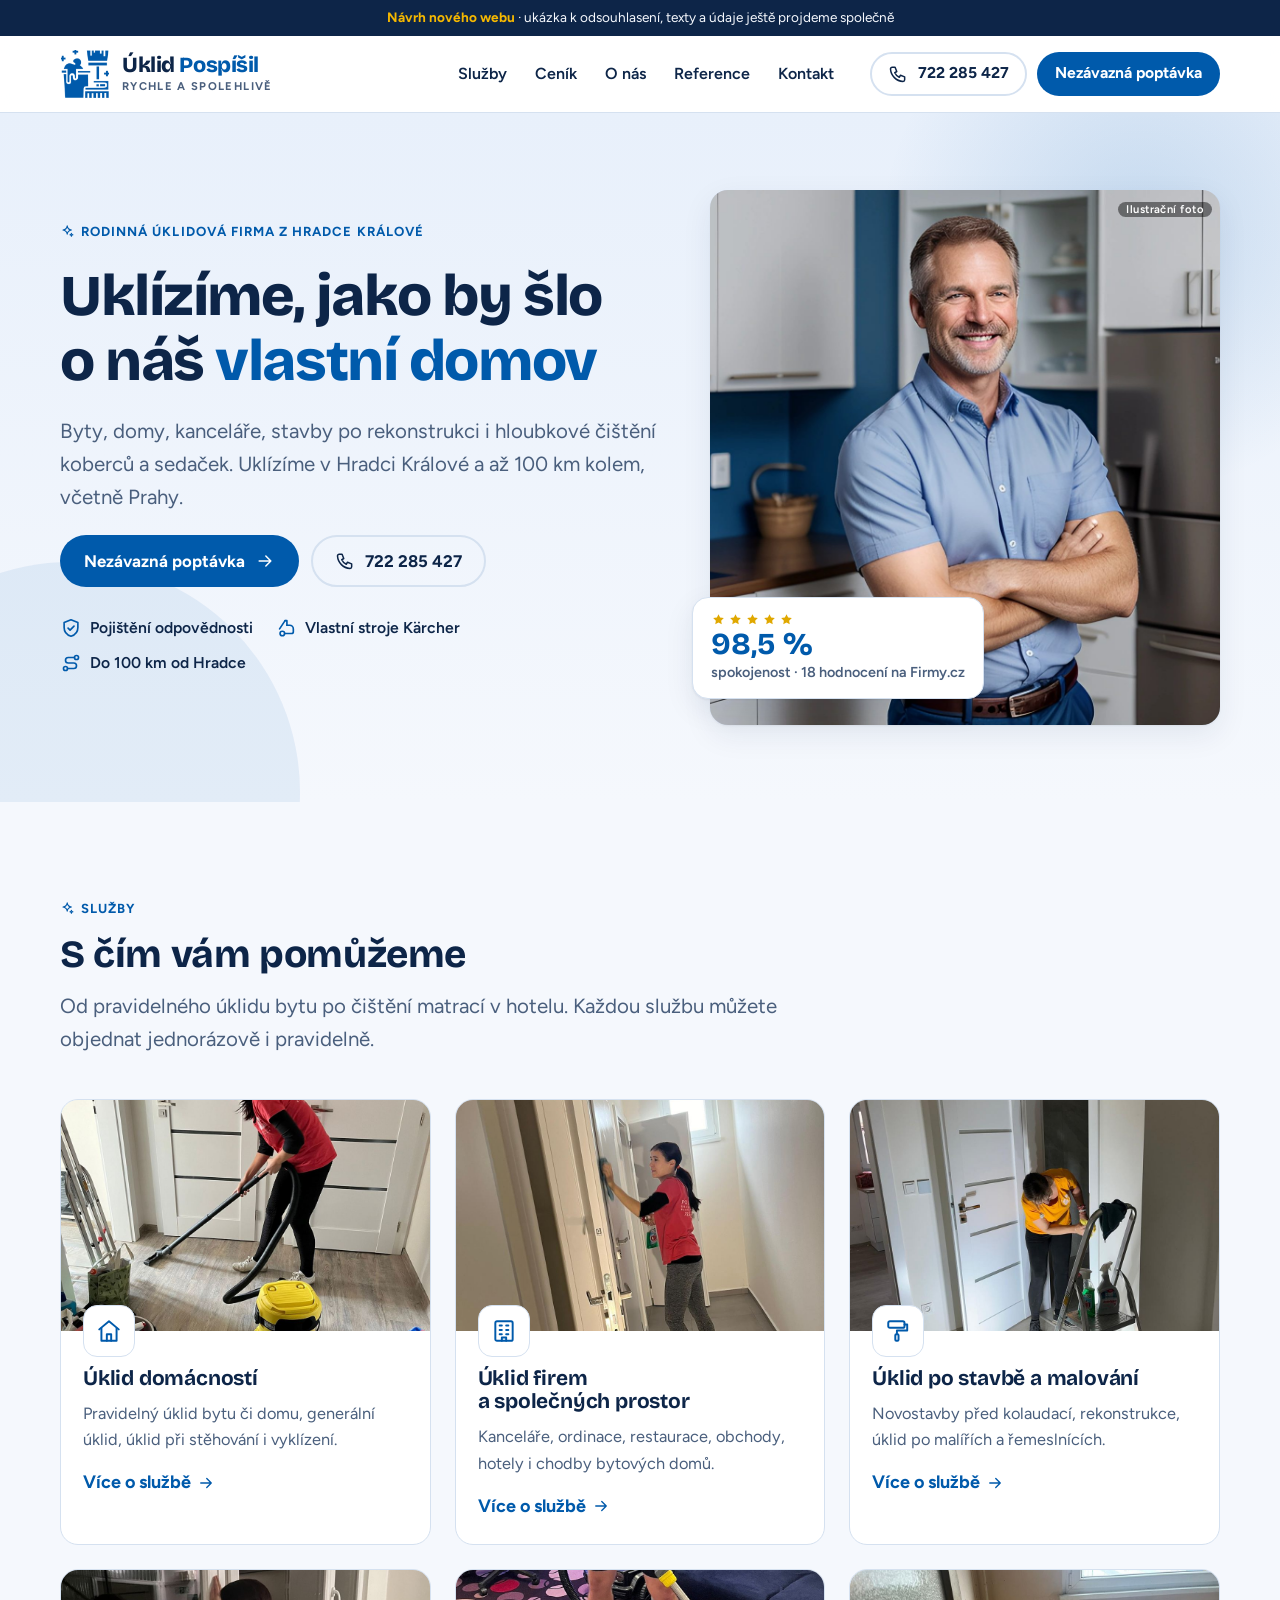
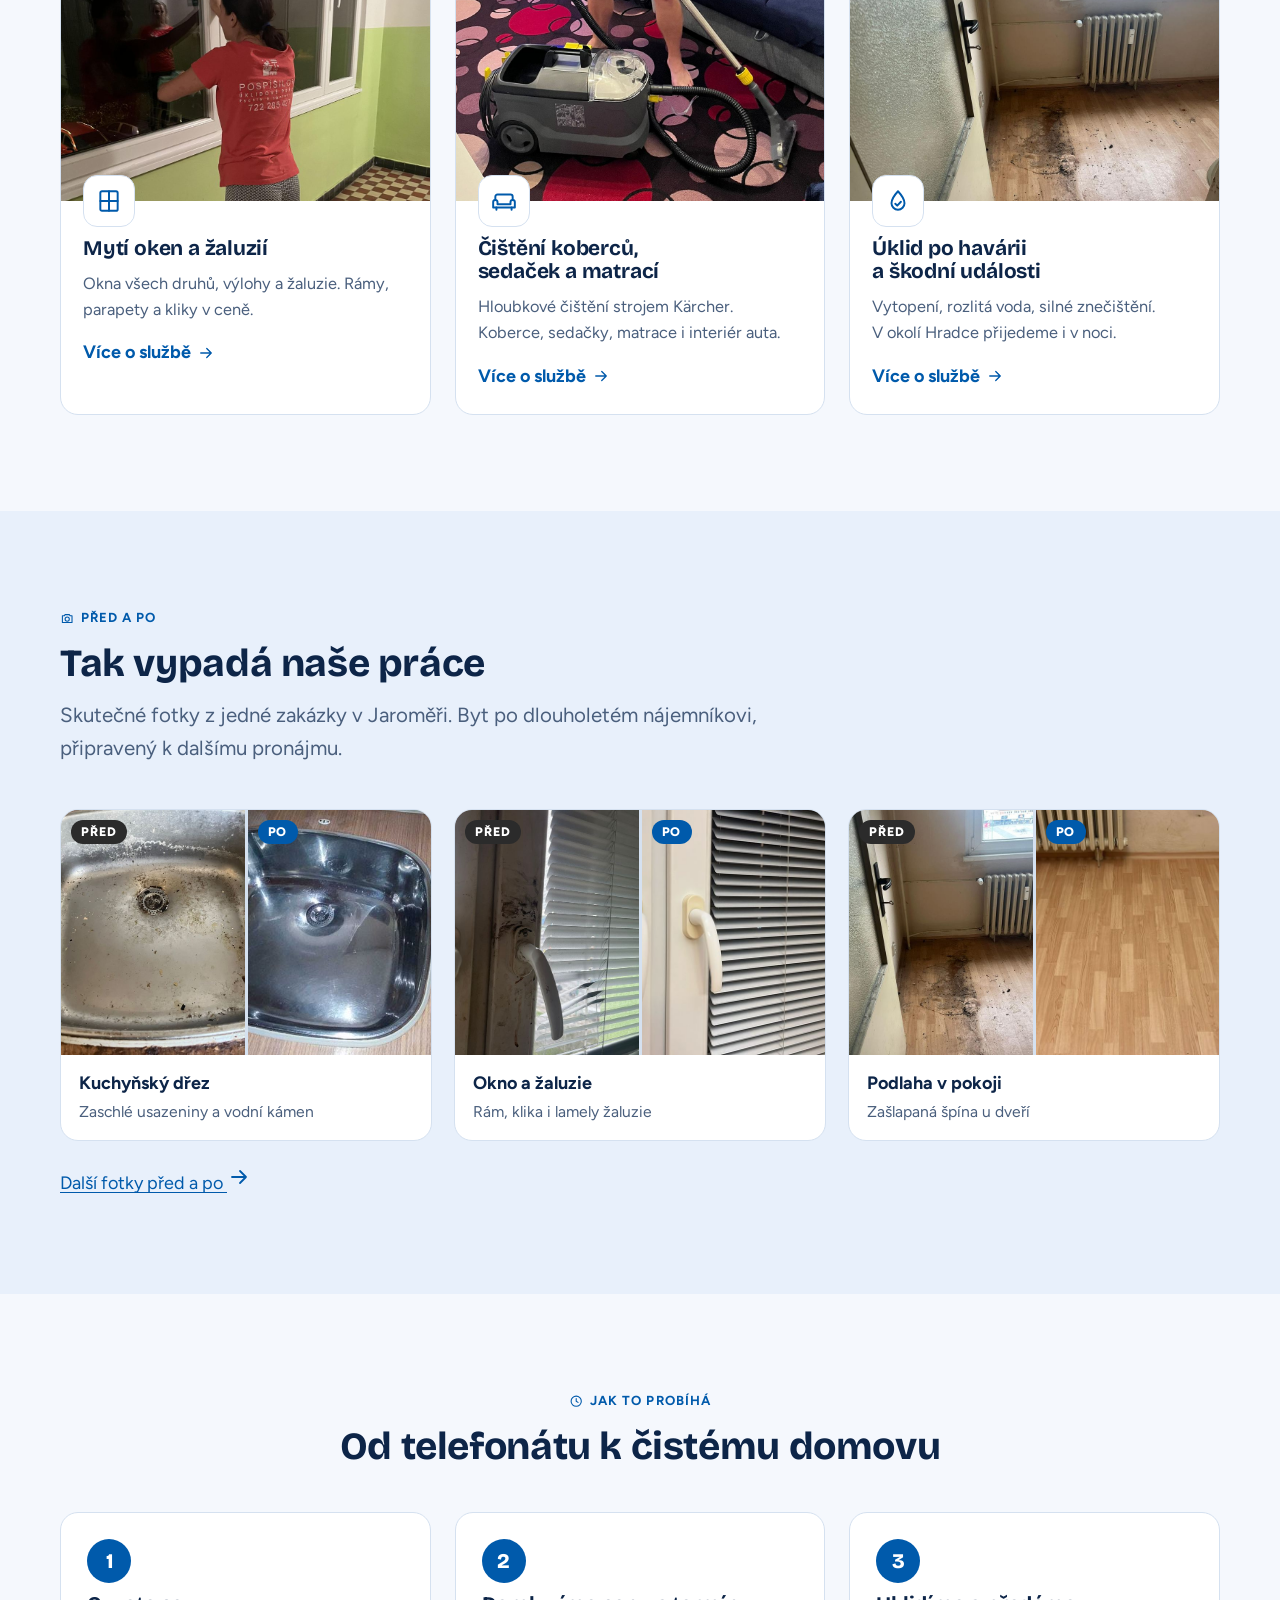
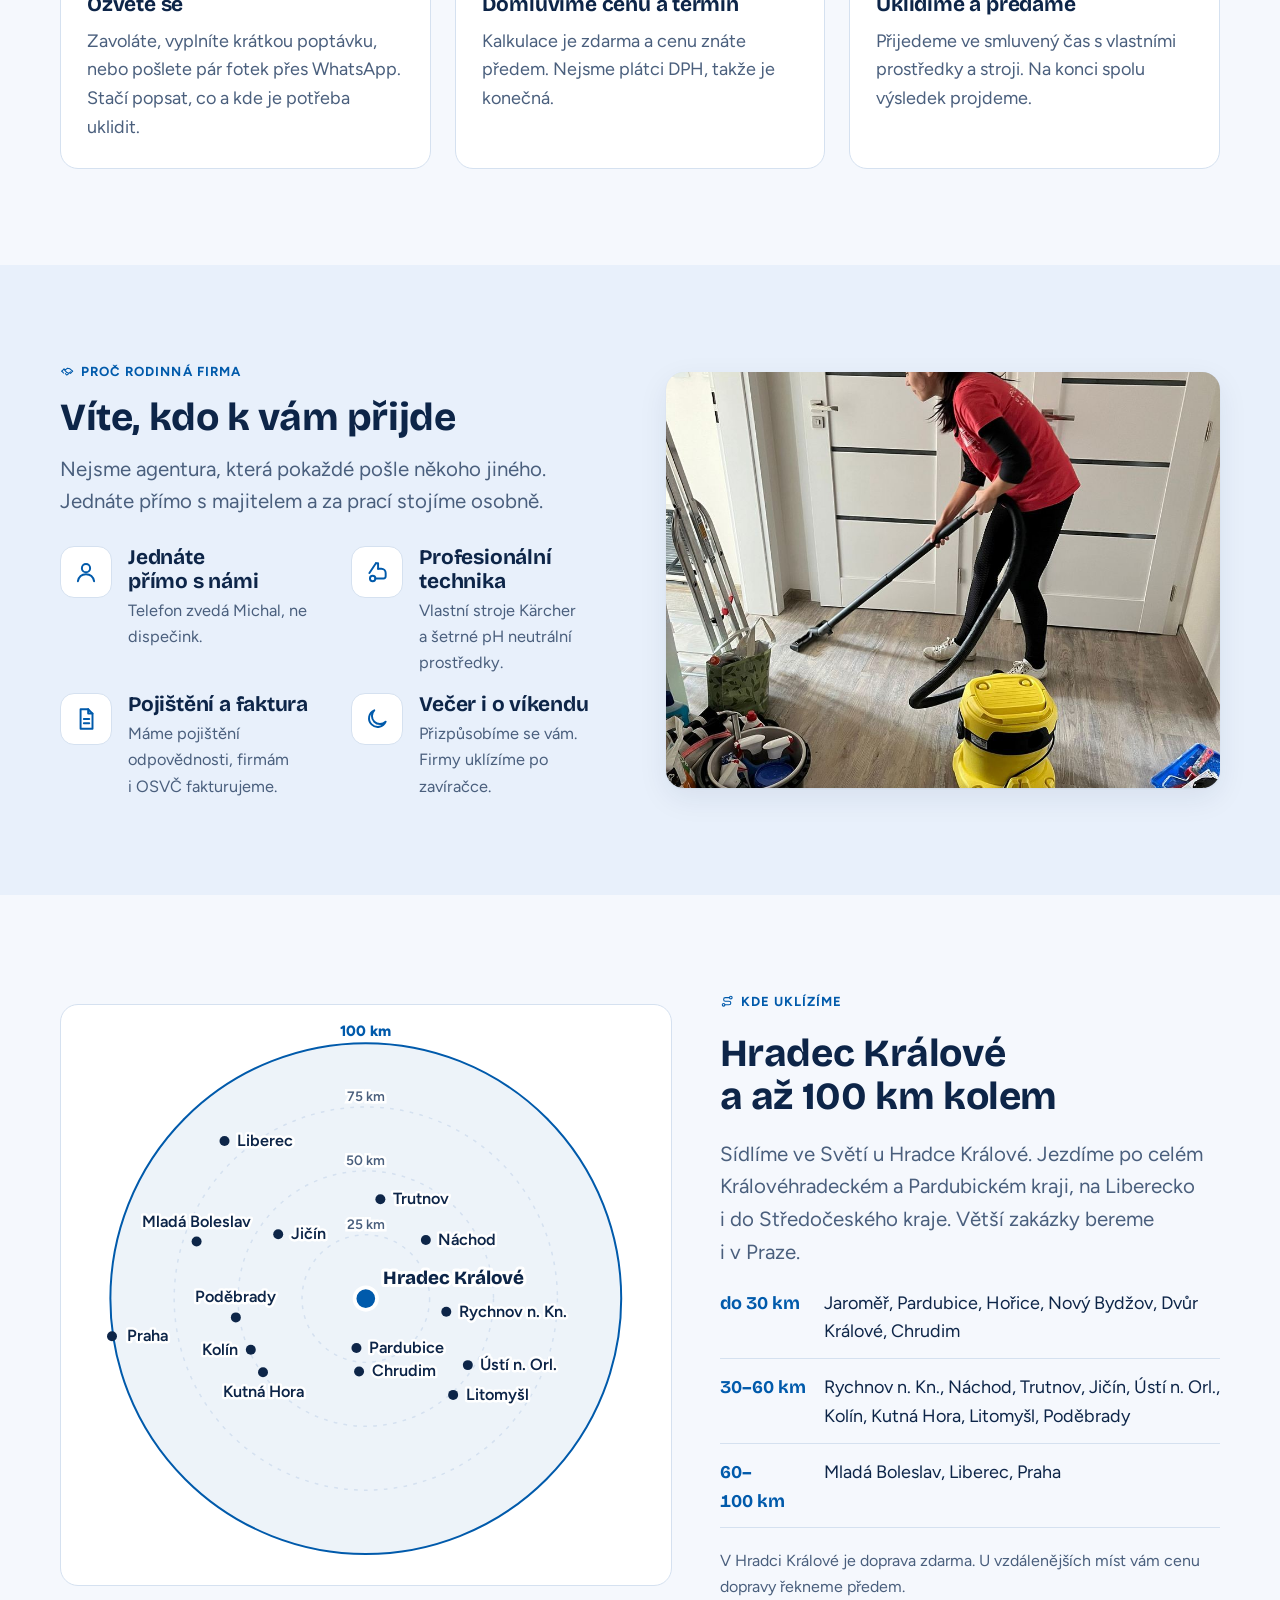
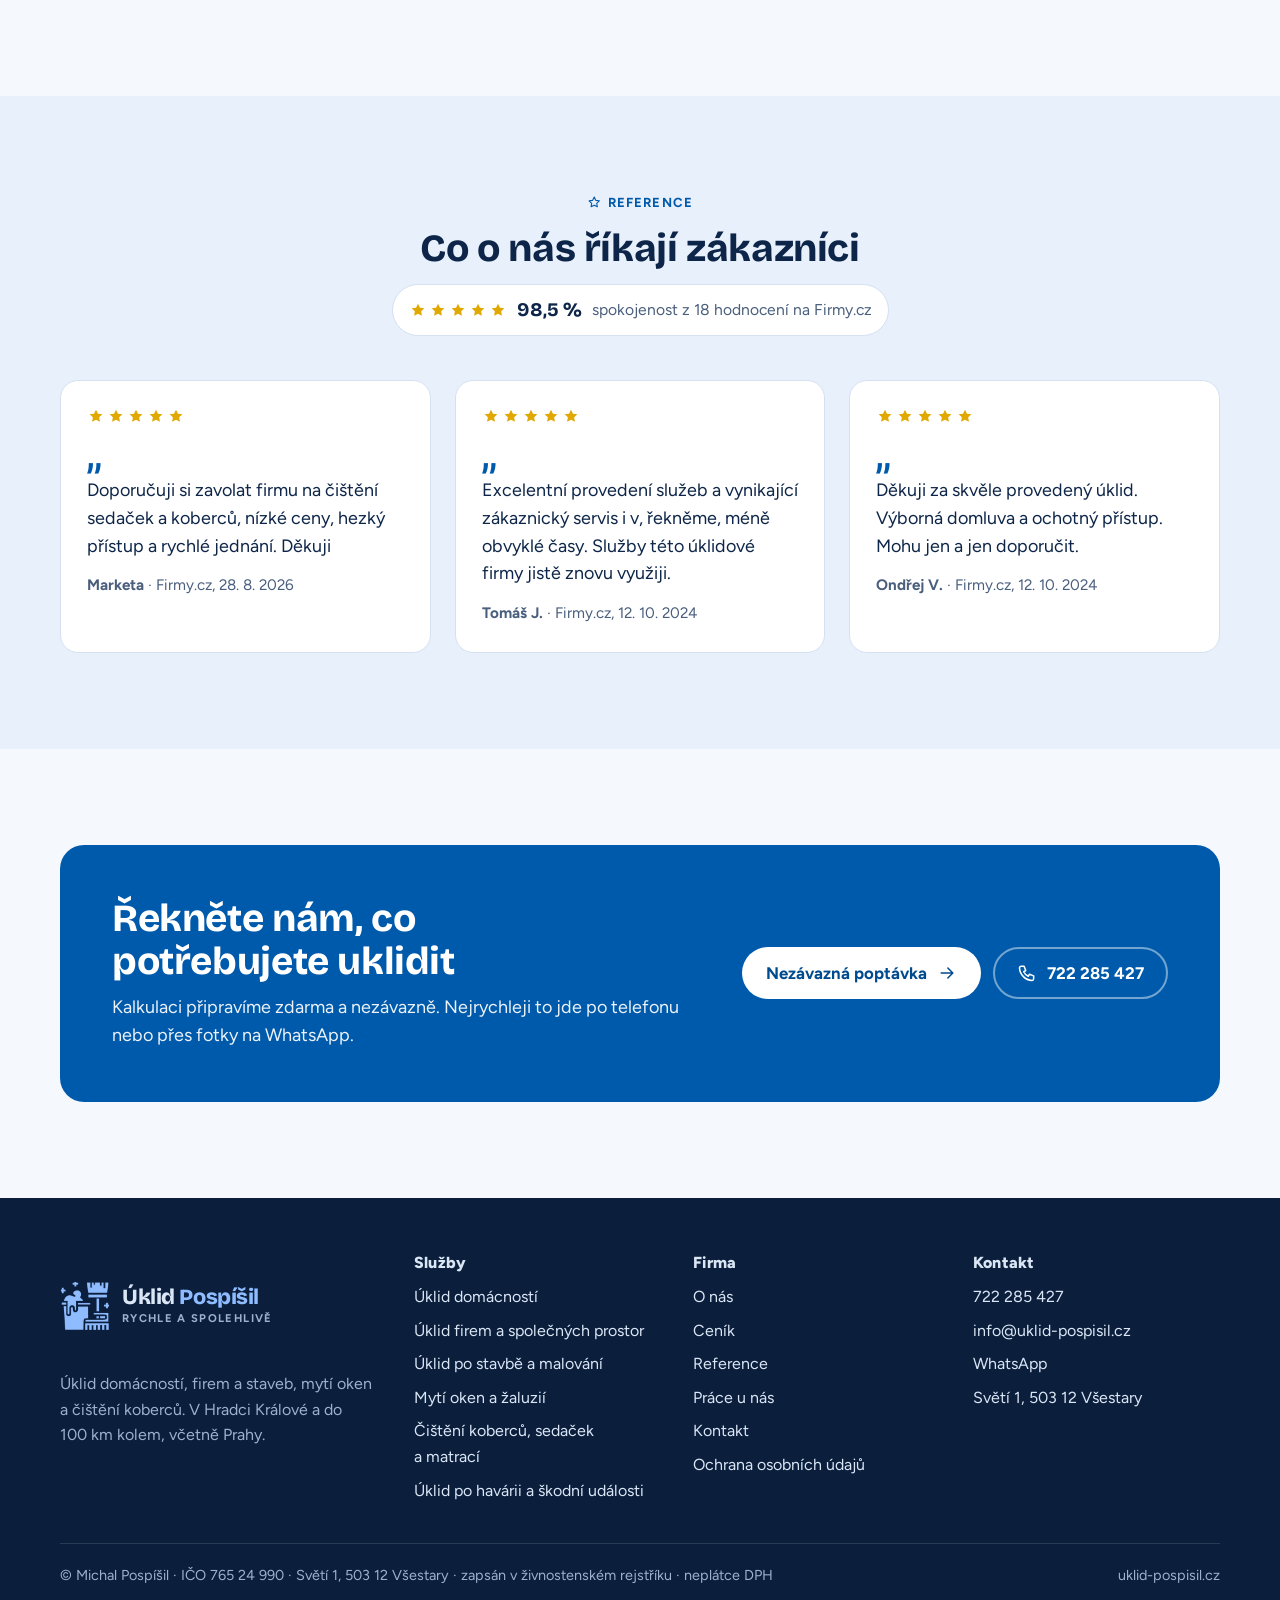
<file: site/index.html>
<!doctype html>
<html lang="cs">
<head>
<meta charset="utf-8">
<meta name="viewport" content="width=device-width, initial-scale=1, viewport-fit=cover">
<title>Úklid Pospíšil – úklidová firma Hradec Králové a okolí</title>
<meta name="description" content="Rodinná úklidová firma z Hradce Králové. Úklid domácností, firem a staveb, mytí oken, čištění koberců, sedaček a matrací. Do 100 km včetně Prahy.">
<meta property="og:title" content="Úklid Pospíšil – úklidová firma Hradec Králové a okolí">
<meta property="og:description" content="Rodinná úklidová firma z Hradce Králové. Úklid domácností, firem a staveb, mytí oken, čištění koberců, sedaček a matrací. Do 100 km včetně Prahy.">
<meta property="og:image" content="https://uklid-pospisil.cz/img/hero-ai.jpg">
<meta property="og:locale" content="cs_CZ">
<meta name="theme-color" content="#005aab">
<link rel="icon" href="assets/favicon-64.png" type="image/png">
<link rel="apple-touch-icon" href="assets/apple-touch-icon.png">
<meta name="apple-mobile-web-app-title" content="Úklid Pospíšil">
<link rel="stylesheet" href="assets/style.css">
<script type="application/ld+json">{"@context": "https://schema.org", "@type": "LocalBusiness", "name": "Úklid Pospíšil", "legalName": "Michal Pospíšil", "telephone": "+420722285427", "email": "info@uklid-pospisil.cz", "url": "https://uklid-pospisil.cz/", "address": {"@type": "PostalAddress", "streetAddress": "Světí 1", "postalCode": "503 12", "addressLocality": "Všestary", "addressCountry": "CZ"}, "geo": {"@type": "GeoCoordinates", "latitude": 50.2578, "longitude": 15.7757}, "areaServed": "Hradec Králové a okolí do 100 km, včetně Prahy"}</script>
</head>
<body>
<div class="ribbon"><strong>Návrh nového webu</strong> · ukázka k&nbsp;odsouhlasení, texty a&nbsp;údaje ještě projdeme společně</div>
<header class="site-header">
  <div class="wrap header-row">
    <a class="logo" href="index.html" aria-label="Úklid Pospíšil – úvodní stránka"><span class="logo-mark" aria-hidden="true"></span><span class="logo-text"><span class="logo-name">Úklid <span>Pospíšil</span></span><span class="logo-sub">Rychle a&nbsp;spolehlivě</span></span></a>
    <button class="menu-btn" type="button" aria-expanded="false" aria-controls="hlavni-menu" aria-label="Menu"><svg class="ico" viewBox="0 0 24 24" aria-hidden="true"><path d="M4 7h16M4 12h16M4 17h16"/></svg></button>
    <nav class="nav" id="hlavni-menu" aria-label="Hlavní menu"><a href="sluzby.html">Služby</a><a href="cenik.html">Ceník</a><a href="o-nas.html">O&nbsp;nás</a><a href="reference.html">Reference</a><a href="kontakt.html">Kontakt</a></nav>
    <div class="header-cta">
      <a class="btn btn--ghost btn--small" href="tel:+420722285427"><svg class="ico" viewBox="0 0 24 24" aria-hidden="true"><path d="M5 4h3.5l2 5-2.4 1.5a11 11 0 0 0 5.4 5.4L15 13.5l5 2V19a2 2 0 0 1-2 2A16 16 0 0 1 3 6a2 2 0 0 1 2-2z"/></svg><span class="nobr">722 285 427</span></a>
      <a class="btn btn--sun btn--small" href="kontakt.html"><span class="btn-label-long">Nezávazná poptávka</span><span class="btn-label-short">Poptávka</span></a>
    </div>
  </div>
</header><main id="obsah">
<section class="hero">
  <div class="wrap grid-2">
    <div class="hero-text">
      <span class="eyebrow"><svg class="ico" viewBox="0 0 24 24" aria-hidden="true"><path d="M12 3c.6 4.4 2.6 6.4 7 7-4.4.6-6.4 2.6-7 7-.6-4.4-2.6-6.4-7-7 4.4-.6 6.4-2.6 7-7z"/><path d="M19 15.5c.2 1.6.9 2.3 2.5 2.5-1.6.2-2.3.9-2.5 2.5-.2-1.6-.9-2.3-2.5-2.5 1.6-.2 2.3-.9 2.5-2.5z"/></svg> Rodinná úklidová firma z&nbsp;Hradce Králové</span>
      <h1>Uklízíme, jako by šlo o&nbsp;náš <em>vlastní domov</em></h1>
      <p class="lead">Byty, domy, kanceláře, stavby po rekonstrukci i&nbsp;hloubkové čištění koberců a&nbsp;sedaček. Uklízíme v&nbsp;Hradci Králové a&nbsp;až 100&nbsp;km kolem, včetně Prahy.</p>
      <div class="btn-row">
        <a class="btn btn--sun" href="kontakt.html">Nezávazná poptávka <svg class="ico" viewBox="0 0 24 24" aria-hidden="true"><path d="M5 12h14M13 6l6 6-6 6"/></svg></a>
        <a class="btn btn--ghost" href="tel:+420722285427"><svg class="ico" viewBox="0 0 24 24" aria-hidden="true"><path d="M5 4h3.5l2 5-2.4 1.5a11 11 0 0 0 5.4 5.4L15 13.5l5 2V19a2 2 0 0 1-2 2A16 16 0 0 1 3 6a2 2 0 0 1 2-2z"/></svg><span class="nobr">722 285 427</span></a>
      </div>
      <ul class="trust">
        <li><svg class="ico" viewBox="0 0 24 24" aria-hidden="true"><path d="M12 3l7.5 3v5.5c0 4.6-3.2 8.2-7.5 9.5-4.3-1.3-7.5-4.9-7.5-9.5V6z"/><path d="M8.8 12.2l2.2 2.2 4.3-4.4"/></svg> Pojištění odpovědnosti</li>
        <li><svg class="ico" viewBox="0 0 24 24" aria-hidden="true"><circle cx="8" cy="18" r="2.5"/><path d="M10.5 18H18a2 2 0 0 0 2-2v-3a4 4 0 0 0-4-4h-3"/><path d="M13 9V4h-2"/><path d="M11 4 5 13"/></svg> Vlastní stroje Kärcher</li>
        <li><svg class="ico" viewBox="0 0 24 24" aria-hidden="true"><circle cx="6" cy="18" r="2.2"/><circle cx="18" cy="6" r="2.2"/><path d="M8.2 18H15a3 3 0 0 0 0-6H9a3 3 0 0 1 0-6h6.8"/></svg> Do 100&nbsp;km od Hradce</li>
      </ul>
    </div>
    <div class="hero-media">
      <figure class="photo " style="margin:0"><img src="img/hero-ai.jpg" alt="Ilustrační foto: pracovník úklidové firmy v modré pracovní uniformě v čisté kuchyni" loading="eager" decoding="async" style="object-position:50% 35%"><figcaption class="photo-label">Ilustrační foto</figcaption></figure>
      <a class="badge-float" href="https://www.firmy.cz/detail/13697543-uklidove-sluzby-michal-pospisil-sveti.html" target="_blank" rel="noopener"><span class="stars" aria-label="5 z 5 hvězd"><svg viewBox="0 0 24 24" aria-hidden="true"><path d="M12 3.5l2.6 5.4 5.9.8-4.3 4.1 1 5.8L12 16.9l-5.2 2.7 1-5.8L3.5 9.7l5.9-.8z"/></svg><svg viewBox="0 0 24 24" aria-hidden="true"><path d="M12 3.5l2.6 5.4 5.9.8-4.3 4.1 1 5.8L12 16.9l-5.2 2.7 1-5.8L3.5 9.7l5.9-.8z"/></svg><svg viewBox="0 0 24 24" aria-hidden="true"><path d="M12 3.5l2.6 5.4 5.9.8-4.3 4.1 1 5.8L12 16.9l-5.2 2.7 1-5.8L3.5 9.7l5.9-.8z"/></svg><svg viewBox="0 0 24 24" aria-hidden="true"><path d="M12 3.5l2.6 5.4 5.9.8-4.3 4.1 1 5.8L12 16.9l-5.2 2.7 1-5.8L3.5 9.7l5.9-.8z"/></svg><svg viewBox="0 0 24 24" aria-hidden="true"><path d="M12 3.5l2.6 5.4 5.9.8-4.3 4.1 1 5.8L12 16.9l-5.2 2.7 1-5.8L3.5 9.7l5.9-.8z"/></svg></span><b>98,5&nbsp;%</b><span>spokojenost · 18 hodnocení na Firmy.cz</span></a>
    </div>
  </div>
</section>

<section class="section">
  <div class="wrap">
    <div class="section-head">
      <span class="eyebrow"><svg class="ico" viewBox="0 0 24 24" aria-hidden="true"><path d="M12 3c.6 4.4 2.6 6.4 7 7-4.4.6-6.4 2.6-7 7-.6-4.4-2.6-6.4-7-7 4.4-.6 6.4-2.6 7-7z"/><path d="M19 15.5c.2 1.6.9 2.3 2.5 2.5-1.6.2-2.3.9-2.5 2.5-.2-1.6-.9-2.3-2.5-2.5 1.6-.2 2.3-.9 2.5-2.5z"/></svg> Služby</span>
      <h2>S&nbsp;čím vám pomůžeme</h2>
      <p class="lead">Od pravidelného úklidu bytu po čištění matrací v&nbsp;hotelu. Každou službu můžete objednat jednorázově i&nbsp;pravidelně.</p>
    </div>
    <div class="grid-3"><a class="card service-card" href="uklid-domacnosti.html">
  <figure class="photo " style="margin:0"><img src="img/domacnosti.jpg" alt="Kolegyně vysává podlahu v bytě" loading="lazy" decoding="async" style="object-position:50% 45%"></figure>
  <div class="body">
    <span class="icon-chip"><svg class="ico" viewBox="0 0 24 24" aria-hidden="true"><path d="M3 10.5 12 3l9 7.5"/><path d="M5 9.5V21h14V9.5"/><path d="M10 21v-6h4v6"/></svg></span>
    <h3>Úklid domácností</h3>
    <p>Pravidelný úklid bytu či domu, generální úklid, úklid při stěhování i&nbsp;vyklízení.</p>
    <span class="more">Více o&nbsp;službě <svg class="ico" viewBox="0 0 24 24" aria-hidden="true"><path d="M5 12h14M13 6l6 6-6 6"/></svg></span>
  </div>
</a><a class="card service-card" href="uklid-firem.html">
  <figure class="photo " style="margin:0"><img src="img/firmy.jpg" alt="Kolegyně omývá dveře na chodbě" loading="lazy" decoding="async" style="object-position:50% 40%"></figure>
  <div class="body">
    <span class="icon-chip"><svg class="ico" viewBox="0 0 24 24" aria-hidden="true"><rect x="4" y="3" width="16" height="18" rx="1.5"/><path d="M8 7h2M14 7h2M8 11h2M14 11h2M8 15h2M14 15h2"/><path d="M10 21v-3h4v3"/></svg></span>
    <h3>Úklid firem a&nbsp;společných prostor</h3>
    <p>Kanceláře, ordinace, restaurace, obchody, hotely i&nbsp;chodby bytových domů.</p>
    <span class="more">Více o&nbsp;službě <svg class="ico" viewBox="0 0 24 24" aria-hidden="true"><path d="M5 12h14M13 6l6 6-6 6"/></svg></span>
  </div>
</a><a class="card service-card" href="uklid-po-stavbe.html">
  <figure class="photo " style="margin:0"><img src="img/stavba.jpg" alt="Úklid nového bytu po řemeslnících, práce ze štaflí" loading="lazy" decoding="async" style="object-position:50% 40%"></figure>
  <div class="body">
    <span class="icon-chip"><svg class="ico" viewBox="0 0 24 24" aria-hidden="true"><rect x="3" y="3" width="15" height="6" rx="1.5"/><path d="M18 6h2.5v5.5H11V15"/><rect x="9.5" y="15" width="3" height="6" rx="1"/></svg></span>
    <h3>Úklid po stavbě a&nbsp;malování</h3>
    <p>Novostavby před kolaudací, rekonstrukce, úklid po malířích a&nbsp;řemeslnících.</p>
    <span class="more">Více o&nbsp;službě <svg class="ico" viewBox="0 0 24 24" aria-hidden="true"><path d="M5 12h14M13 6l6 6-6 6"/></svg></span>
  </div>
</a><a class="card service-card" href="myti-oken.html">
  <figure class="photo " style="margin:0"><img src="img/okna.jpg" alt="Kolegyně myje okno na chodbě domu" loading="lazy" decoding="async" style="object-position:50% 30%"></figure>
  <div class="body">
    <span class="icon-chip"><svg class="ico" viewBox="0 0 24 24" aria-hidden="true"><rect x="4" y="3" width="16" height="18" rx="1.5"/><path d="M12 3v18M4 12h16"/></svg></span>
    <h3>Mytí oken a&nbsp;žaluzií</h3>
    <p>Okna všech druhů, výlohy a&nbsp;žaluzie. Rámy, parapety a&nbsp;kliky v&nbsp;ceně.</p>
    <span class="more">Více o&nbsp;službě <svg class="ico" viewBox="0 0 24 24" aria-hidden="true"><path d="M5 12h14M13 6l6 6-6 6"/></svg></span>
  </div>
</a><a class="card service-card" href="cisteni-kobercu-a-calouneni.html">
  <figure class="photo " style="margin:0"><img src="img/koberce.jpg" alt="Hloubkové čištění koberce strojem Kärcher Puzzi" loading="lazy" decoding="async" style="object-position:50% 50%"></figure>
  <div class="body">
    <span class="icon-chip"><svg class="ico" viewBox="0 0 24 24" aria-hidden="true"><path d="M4 11V8a2 2 0 0 1 2-2h12a2 2 0 0 1 2 2v3"/><path d="M2 13a2 2 0 0 1 4 0v2h12v-2a2 2 0 0 1 4 0v5H2z"/><path d="M5 18v2M19 18v2"/></svg></span>
    <h3>Čištění koberců, sedaček a&nbsp;matrací</h3>
    <p>Hloubkové čištění strojem Kärcher. Koberce, sedačky, matrace i&nbsp;interiér auta.</p>
    <span class="more">Více o&nbsp;službě <svg class="ico" viewBox="0 0 24 24" aria-hidden="true"><path d="M5 12h14M13 6l6 6-6 6"/></svg></span>
  </div>
</a><a class="card service-card" href="uklid-po-pojistne-udalosti.html">
  <figure class="photo " style="margin:0"><img src="img/pojistna.jpg" alt="Silně znečištěná podlaha před úklidem" loading="lazy" decoding="async" style="object-position:50% 60%"></figure>
  <div class="body">
    <span class="icon-chip"><svg class="ico" viewBox="0 0 24 24" aria-hidden="true"><path d="M12 3s6 6.5 6 11a6 6 0 0 1-12 0c0-4.5 6-11 6-11z"/><path d="M9.5 14.5l1.8 1.8 3.4-3.6"/></svg></span>
    <h3>Úklid po havárii a&nbsp;škodní události</h3>
    <p>Vytopení, rozlitá voda, silné znečištění. V&nbsp;okolí Hradce přijedeme i&nbsp;v&nbsp;noci.</p>
    <span class="more">Více o&nbsp;službě <svg class="ico" viewBox="0 0 24 24" aria-hidden="true"><path d="M5 12h14M13 6l6 6-6 6"/></svg></span>
  </div>
</a></div>
  </div>
</section>

<section class="section section--tint">
  <div class="wrap">
    <div class="section-head">
      <span class="eyebrow"><svg class="ico" viewBox="0 0 24 24" aria-hidden="true"><path d="M4 8h3l1.5-2h7L17 8h3v11H4z"/><circle cx="12" cy="13.5" r="3.5"/></svg> Před a&nbsp;po</span>
      <h2>Tak vypadá naše práce</h2>
      <p class="lead">Skutečné fotky z&nbsp;jedné zakázky v&nbsp;Jaroměři. Byt po dlouholetém nájemníkovi, připravený k&nbsp;dalšímu pronájmu.</p>
    </div>
    <div class="ba-grid"><figure class="ba">
  <div class="ba-pics">
    <div class="ba-pic"><img src="img/pred-drez.jpg" alt="Kuchyňský dřez před úklidem" loading="lazy" decoding="async"><span class="ba-label ba-label--before">Před</span></div>
    <div class="ba-pic"><img src="img/po-drez.jpg" alt="Kuchyňský dřez po úklidu" loading="lazy" decoding="async"><span class="ba-label ba-label--after">Po</span></div>
  </div>
  <figcaption><b>Kuchyňský dřez</b><span>Zaschlé usazeniny a&nbsp;vodní kámen</span></figcaption>
</figure><figure class="ba">
  <div class="ba-pics">
    <div class="ba-pic"><img src="img/pred-okno.jpg" alt="Okno a žaluzie před úklidem" loading="lazy" decoding="async"><span class="ba-label ba-label--before">Před</span></div>
    <div class="ba-pic"><img src="img/po-okno.jpg" alt="Okno a žaluzie po úklidu" loading="lazy" decoding="async"><span class="ba-label ba-label--after">Po</span></div>
  </div>
  <figcaption><b>Okno a&nbsp;žaluzie</b><span>Rám, klika i&nbsp;lamely žaluzie</span></figcaption>
</figure><figure class="ba">
  <div class="ba-pics">
    <div class="ba-pic"><img src="img/pred-podlaha.jpg" alt="Podlaha v pokoji před úklidem" loading="lazy" decoding="async"><span class="ba-label ba-label--before">Před</span></div>
    <div class="ba-pic"><img src="img/po-podlaha.jpg" alt="Podlaha v pokoji po úklidu" loading="lazy" decoding="async"><span class="ba-label ba-label--after">Po</span></div>
  </div>
  <figcaption><b>Podlaha v&nbsp;pokoji</b><span>Zašlapaná špína u&nbsp;dveří</span></figcaption>
</figure></div>
    <p style="margin-top:24px"><a href="reference.html#pred-a-po">Další fotky před a&nbsp;po <svg class="ico" viewBox="0 0 24 24" aria-hidden="true"><path d="M5 12h14M13 6l6 6-6 6"/></svg></a></p>
  </div>
</section>

<section class="section">
  <div class="wrap">
    <div class="section-head section-head--center">
      <span class="eyebrow"><svg class="ico" viewBox="0 0 24 24" aria-hidden="true"><circle cx="12" cy="12" r="8.5"/><path d="M12 7.5V12l3 2"/></svg> Jak to probíhá</span>
      <h2>Od telefonátu k&nbsp;čistému domovu</h2>
    </div>
    <ol class="steps">
      <li><h3>Ozvete se</h3><p>Zavoláte, vyplníte krátkou poptávku, nebo pošlete pár fotek přes WhatsApp. Stačí popsat, co a&nbsp;kde je potřeba uklidit.</p></li>
      <li><h3>Domluvíme cenu a&nbsp;termín</h3><p>Kalkulace je zdarma a&nbsp;cenu znáte předem. Nejsme plátci DPH, takže je konečná.</p></li>
      <li><h3>Uklidíme a&nbsp;předáme</h3><p>Přijedeme ve smluvený čas s&nbsp;vlastními prostředky a&nbsp;stroji. Na konci spolu výsledek projdeme.</p></li>
    </ol>
  </div>
</section>

<section class="section section--tint">
  <div class="wrap grid-2">
    <div class="stack" style="gap:28px">
      <div class="section-head" style="margin:0">
        <span class="eyebrow"><svg class="ico" viewBox="0 0 24 24" aria-hidden="true"><path d="M3 12l3.5-3.5 3 1 3-2.5 4 1L21 12"/><path d="M6.5 8.5 11 14a1.6 1.6 0 0 0 2.3.1"/><path d="M9 16l1.5 1.5a1.5 1.5 0 0 0 2.1 0L17.5 13"/><path d="M3 12l3 3M21 12l-3.5 3.5"/></svg> Proč rodinná firma</span>
        <h2>Víte, kdo k&nbsp;vám přijde</h2>
        <p class="lead">Nejsme agentura, která pokaždé pošle někoho jiného. Jednáte přímo s&nbsp;majitelem a&nbsp;za prací stojíme osobně.</p>
      </div>
      <div class="reasons">
        <div class="reason"><span class="icon-chip"><svg class="ico" viewBox="0 0 24 24" aria-hidden="true"><circle cx="12" cy="8.5" r="3.8"/><path d="M4.5 20.5c.8-4 3.8-6.5 7.5-6.5s6.7 2.5 7.5 6.5"/></svg></span><div><h3>Jednáte přímo s&nbsp;námi</h3><p>Telefon zvedá Michal, ne dispečink.</p></div></div>
        <div class="reason"><span class="icon-chip"><svg class="ico" viewBox="0 0 24 24" aria-hidden="true"><circle cx="8" cy="18" r="2.5"/><path d="M10.5 18H18a2 2 0 0 0 2-2v-3a4 4 0 0 0-4-4h-3"/><path d="M13 9V4h-2"/><path d="M11 4 5 13"/></svg></span><div><h3>Profesionální technika</h3><p>Vlastní stroje Kärcher a&nbsp;šetrné pH neutrální prostředky.</p></div></div>
        <div class="reason"><span class="icon-chip"><svg class="ico" viewBox="0 0 24 24" aria-hidden="true"><path d="M7 3h7l4 4v14H7z"/><path d="M14 3v4h4M10 12h5M10 16h5"/></svg></span><div><h3>Pojištění a&nbsp;faktura</h3><p>Máme pojištění odpovědnosti, firmám i&nbsp;OSVČ fakturujeme.</p></div></div>
        <div class="reason"><span class="icon-chip"><svg class="ico" viewBox="0 0 24 24" aria-hidden="true"><path d="M20 14.5A8 8 0 1 1 9.5 4a6.5 6.5 0 0 0 10.5 10.5z"/></svg></span><div><h3>Večer i&nbsp;o&nbsp;víkendu</h3><p>Přizpůsobíme se vám. Firmy uklízíme po zavíračce.</p></div></div>
      </div>
    </div>
    <figure class="photo " style="margin:0"><img src="img/domacnosti.jpg" alt="Kolegyně vysává podlahu v bytě" loading="lazy" decoding="async" style="object-position:50% 45%"></figure>
  </div>
</section>

<section class="section">
  <div class="wrap"><div class="area">
  <div class="map-card"><svg viewBox="-235 -226 470 446" role="img" aria-label="Mapa působnosti: okruh 100 km kolem Hradce Králové, včetně Prahy"><circle class="map-fill" cx="0" cy="0" r="205.0"/><circle class="map-ring" cx="0" cy="0" r="51.2"/><text class="map-km" x="0" y="-56.2" text-anchor="middle">25&nbsp;km</text><circle class="map-ring" cx="0" cy="0" r="102.5"/><text class="map-km" x="0" y="-107.5" text-anchor="middle">50&nbsp;km</text><circle class="map-ring" cx="0" cy="0" r="153.8"/><text class="map-km" x="0" y="-158.8" text-anchor="middle">75&nbsp;km</text><circle class="map-ring map-ring--outer" cx="0" cy="0" r="205.0"/><text class="map-km map-km--outer" x="0" y="-211.0" text-anchor="middle">100&nbsp;km</text><circle class="map-dot" cx="-7.5" cy="39.6" r="4"/><text class="map-label" x="2.5" y="43.6" text-anchor="start">Pardubice</text><circle class="map-dot" cx="-70.3" cy="-51.7" r="4"/><text class="map-label" x="-60.3" y="-47.7" text-anchor="start">Jičín</text><circle class="map-dot" cx="48.2" cy="-47.0" r="4"/><text class="map-label" x="58.2" y="-43.0" text-anchor="start">Náchod</text><circle class="map-dot" cx="11.7" cy="-79.7" r="4"/><text class="map-label" x="21.7" y="-75.7" text-anchor="start">Trutnov</text><circle class="map-dot" cx="64.6" cy="10.5" r="4"/><text class="map-label" x="74.6" y="14.5" text-anchor="start">Rychnov n. Kn.</text><circle class="map-dot" cx="-5.4" cy="58.5" r="4"/><text class="map-label" x="4.6" y="62.5" text-anchor="start">Chrudim</text><circle class="map-dot" cx="-92.3" cy="41.0" r="4"/><text class="map-label" x="-102.3" y="45.0" text-anchor="end">Kolín</text><circle class="map-dot" cx="-82.5" cy="59.2" r="4"/><text class="map-label" x="-82.5" y="79.2" text-anchor="middle">Kutná Hora</text><circle class="map-dot" cx="-104.3" cy="15.1" r="4"/><text class="map-label" x="-104.3" y="3.1" text-anchor="middle">Poděbrady</text><circle class="map-dot" cx="-135.8" cy="-45.8" r="4"/><text class="map-label" x="-135.8" y="-57.8" text-anchor="middle">Mladá Boleslav</text><circle class="map-dot" cx="-113.4" cy="-126.5" r="4"/><text class="map-label" x="-103.4" y="-122.5" text-anchor="start">Liberec</text><circle class="map-dot" cx="-203.7" cy="30.3" r="4"/><text class="map-label" x="-191.7" y="34.3" text-anchor="start">Praha</text><circle class="map-dot" cx="81.9" cy="53.4" r="4"/><text class="map-label" x="91.9" y="57.4" text-anchor="start">Ústí n. Orl.</text><circle class="map-dot" cx="70.1" cy="77.3" r="4"/><text class="map-label" x="80.1" y="81.3" text-anchor="start">Litomyšl</text><circle class="map-home" cx="0" cy="0" r="9"/><text class="map-home-label" x="14" y="-12">Hradec Králové</text></svg></div>
  <div class="stack" style="gap:20px">
    <span class="eyebrow"><svg class="ico" viewBox="0 0 24 24" aria-hidden="true"><circle cx="6" cy="18" r="2.2"/><circle cx="18" cy="6" r="2.2"/><path d="M8.2 18H15a3 3 0 0 0 0-6H9a3 3 0 0 1 0-6h6.8"/></svg> Kde uklízíme</span>
    <h2>Hradec Králové a&nbsp;až 100&nbsp;km kolem</h2>
    <p class="lead">Sídlíme ve Světí u&nbsp;Hradce Králové. Jezdíme po celém Královéhradeckém a&nbsp;Pardubickém kraji, na Liberecko i&nbsp;do Středočeského kraje. Větší zakázky bereme i&nbsp;v&nbsp;Praze.</p>
    <div class="town-list"><div class="town-row"><b>do 30&nbsp;km</b><span>Jaroměř, Pardubice, Hořice, Nový Bydžov, Dvůr Králové, Chrudim</span></div><div class="town-row"><b>30–60&nbsp;km</b><span>Rychnov n. Kn., Náchod, Trutnov, Jičín, Ústí n. Orl., Kolín, Kutná Hora, Litomyšl, Poděbrady</span></div><div class="town-row"><b>60–100&nbsp;km</b><span>Mladá Boleslav, Liberec, Praha</span></div></div>
    <p class="muted" style="font-size:1rem">V&nbsp;Hradci Králové je doprava zdarma. U&nbsp;vzdálenějších míst vám cenu dopravy řekneme předem.</p>
  </div>
</div></div>
</section>

<section class="section section--tint">
  <div class="wrap">
    <div class="section-head section-head--center">
      <span class="eyebrow"><svg class="ico" viewBox="0 0 24 24" aria-hidden="true"><path d="M12 3.5l2.6 5.4 5.9.8-4.3 4.1 1 5.8L12 16.9l-5.2 2.7 1-5.8L3.5 9.7l5.9-.8z"/></svg> Reference</span>
      <h2>Co o&nbsp;nás říkají zákazníci</h2>
      <a class="rating-pill" href="https://www.firmy.cz/detail/13697543-uklidove-sluzby-michal-pospisil-sveti.html" target="_blank" rel="noopener">
  <span class="stars" aria-label="5 z 5 hvězd"><svg viewBox="0 0 24 24" aria-hidden="true"><path d="M12 3.5l2.6 5.4 5.9.8-4.3 4.1 1 5.8L12 16.9l-5.2 2.7 1-5.8L3.5 9.7l5.9-.8z"/></svg><svg viewBox="0 0 24 24" aria-hidden="true"><path d="M12 3.5l2.6 5.4 5.9.8-4.3 4.1 1 5.8L12 16.9l-5.2 2.7 1-5.8L3.5 9.7l5.9-.8z"/></svg><svg viewBox="0 0 24 24" aria-hidden="true"><path d="M12 3.5l2.6 5.4 5.9.8-4.3 4.1 1 5.8L12 16.9l-5.2 2.7 1-5.8L3.5 9.7l5.9-.8z"/></svg><svg viewBox="0 0 24 24" aria-hidden="true"><path d="M12 3.5l2.6 5.4 5.9.8-4.3 4.1 1 5.8L12 16.9l-5.2 2.7 1-5.8L3.5 9.7l5.9-.8z"/></svg><svg viewBox="0 0 24 24" aria-hidden="true"><path d="M12 3.5l2.6 5.4 5.9.8-4.3 4.1 1 5.8L12 16.9l-5.2 2.7 1-5.8L3.5 9.7l5.9-.8z"/></svg></span><b>98,5&nbsp;%</b><span>spokojenost z&nbsp;18 hodnocení na Firmy.cz</span></a>
    </div>
    <div class="grid-3"><figure class="quote"><span class="stars" aria-label="5 z 5 hvězd"><svg viewBox="0 0 24 24" aria-hidden="true"><path d="M12 3.5l2.6 5.4 5.9.8-4.3 4.1 1 5.8L12 16.9l-5.2 2.7 1-5.8L3.5 9.7l5.9-.8z"/></svg><svg viewBox="0 0 24 24" aria-hidden="true"><path d="M12 3.5l2.6 5.4 5.9.8-4.3 4.1 1 5.8L12 16.9l-5.2 2.7 1-5.8L3.5 9.7l5.9-.8z"/></svg><svg viewBox="0 0 24 24" aria-hidden="true"><path d="M12 3.5l2.6 5.4 5.9.8-4.3 4.1 1 5.8L12 16.9l-5.2 2.7 1-5.8L3.5 9.7l5.9-.8z"/></svg><svg viewBox="0 0 24 24" aria-hidden="true"><path d="M12 3.5l2.6 5.4 5.9.8-4.3 4.1 1 5.8L12 16.9l-5.2 2.7 1-5.8L3.5 9.7l5.9-.8z"/></svg><svg viewBox="0 0 24 24" aria-hidden="true"><path d="M12 3.5l2.6 5.4 5.9.8-4.3 4.1 1 5.8L12 16.9l-5.2 2.7 1-5.8L3.5 9.7l5.9-.8z"/></svg></span><blockquote>Doporučuji si zavolat firmu na čištění sedaček a&nbsp;koberců, nízké ceny, hezký přístup a&nbsp;rychlé jednání. Děkuji</blockquote><figcaption><b>Marketa</b> · Firmy.cz, 28. 8. 2026</figcaption></figure><figure class="quote"><span class="stars" aria-label="5 z 5 hvězd"><svg viewBox="0 0 24 24" aria-hidden="true"><path d="M12 3.5l2.6 5.4 5.9.8-4.3 4.1 1 5.8L12 16.9l-5.2 2.7 1-5.8L3.5 9.7l5.9-.8z"/></svg><svg viewBox="0 0 24 24" aria-hidden="true"><path d="M12 3.5l2.6 5.4 5.9.8-4.3 4.1 1 5.8L12 16.9l-5.2 2.7 1-5.8L3.5 9.7l5.9-.8z"/></svg><svg viewBox="0 0 24 24" aria-hidden="true"><path d="M12 3.5l2.6 5.4 5.9.8-4.3 4.1 1 5.8L12 16.9l-5.2 2.7 1-5.8L3.5 9.7l5.9-.8z"/></svg><svg viewBox="0 0 24 24" aria-hidden="true"><path d="M12 3.5l2.6 5.4 5.9.8-4.3 4.1 1 5.8L12 16.9l-5.2 2.7 1-5.8L3.5 9.7l5.9-.8z"/></svg><svg viewBox="0 0 24 24" aria-hidden="true"><path d="M12 3.5l2.6 5.4 5.9.8-4.3 4.1 1 5.8L12 16.9l-5.2 2.7 1-5.8L3.5 9.7l5.9-.8z"/></svg></span><blockquote>Excelentní provedení služeb a&nbsp;vynikající zákaznický servis i&nbsp;v, řekněme, méně obvyklé časy. Služby této úklidové firmy jistě znovu využiji.</blockquote><figcaption><b>Tomáš J.</b> · Firmy.cz, 12. 10. 2024</figcaption></figure><figure class="quote"><span class="stars" aria-label="5 z 5 hvězd"><svg viewBox="0 0 24 24" aria-hidden="true"><path d="M12 3.5l2.6 5.4 5.9.8-4.3 4.1 1 5.8L12 16.9l-5.2 2.7 1-5.8L3.5 9.7l5.9-.8z"/></svg><svg viewBox="0 0 24 24" aria-hidden="true"><path d="M12 3.5l2.6 5.4 5.9.8-4.3 4.1 1 5.8L12 16.9l-5.2 2.7 1-5.8L3.5 9.7l5.9-.8z"/></svg><svg viewBox="0 0 24 24" aria-hidden="true"><path d="M12 3.5l2.6 5.4 5.9.8-4.3 4.1 1 5.8L12 16.9l-5.2 2.7 1-5.8L3.5 9.7l5.9-.8z"/></svg><svg viewBox="0 0 24 24" aria-hidden="true"><path d="M12 3.5l2.6 5.4 5.9.8-4.3 4.1 1 5.8L12 16.9l-5.2 2.7 1-5.8L3.5 9.7l5.9-.8z"/></svg><svg viewBox="0 0 24 24" aria-hidden="true"><path d="M12 3.5l2.6 5.4 5.9.8-4.3 4.1 1 5.8L12 16.9l-5.2 2.7 1-5.8L3.5 9.7l5.9-.8z"/></svg></span><blockquote>Děkuji za skvěle provedený úklid. Výborná domluva a&nbsp;ochotný přístup. Mohu jen a&nbsp;jen doporučit.</blockquote><figcaption><b>Ondřej V.</b> · Firmy.cz, 12. 10. 2024</figcaption></figure></div>
  </div>
</section>
<section class="section"><div class="wrap">
  <div class="cta-band">
    <div><h2>Řekněte nám, co potřebujete uklidit</h2><p>Kalkulaci připravíme zdarma a&nbsp;nezávazně. Nejrychleji to jde po telefonu nebo přes fotky na WhatsApp.</p></div>
    <div class="btn-row">
      <a class="btn btn--sun" href="kontakt.html">Nezávazná poptávka <svg class="ico" viewBox="0 0 24 24" aria-hidden="true"><path d="M5 12h14M13 6l6 6-6 6"/></svg></a>
      <a class="btn btn--ghost" href="tel:+420722285427"><svg class="ico" viewBox="0 0 24 24" aria-hidden="true"><path d="M5 4h3.5l2 5-2.4 1.5a11 11 0 0 0 5.4 5.4L15 13.5l5 2V19a2 2 0 0 1-2 2A16 16 0 0 1 3 6a2 2 0 0 1 2-2z"/></svg><span class="nobr">722 285 427</span></a>
    </div>
  </div>
</div></section>
</main>
<footer class="site-footer">
  <div class="wrap">
    <div class="foot-grid">
      <div class="stack" style="gap:14px">
        <a class="logo" href="index.html"><span class="logo-mark" aria-hidden="true"></span><span class="logo-text"><span class="logo-name">Úklid <span>Pospíšil</span></span><span class="logo-sub">Rychle a&nbsp;spolehlivě</span></span></a>
        <p>Úklid domácností, firem a&nbsp;staveb, mytí oken a&nbsp;čištění koberců. V&nbsp;Hradci Králové a&nbsp;do 100&nbsp;km kolem, včetně Prahy.</p>
      </div>
      <div><h4>Služby</h4><ul><li><a href="uklid-domacnosti.html">Úklid domácností</a></li><li><a href="uklid-firem.html">Úklid firem a&nbsp;společných prostor</a></li><li><a href="uklid-po-stavbe.html">Úklid po stavbě a&nbsp;malování</a></li><li><a href="myti-oken.html">Mytí oken a&nbsp;žaluzií</a></li><li><a href="cisteni-kobercu-a-calouneni.html">Čištění koberců, sedaček a&nbsp;matrací</a></li><li><a href="uklid-po-pojistne-udalosti.html">Úklid po havárii a&nbsp;škodní události</a></li></ul></div>
      <div><h4>Firma</h4><ul>
        <li><a href="o-nas.html">O&nbsp;nás</a></li><li><a href="cenik.html">Ceník</a></li>
        <li><a href="reference.html">Reference</a></li><li><a href="kariera.html">Práce u&nbsp;nás</a></li>
        <li><a href="kontakt.html">Kontakt</a></li><li><a href="ochrana-udaju.html">Ochrana osobních údajů</a></li></ul></div>
      <div><h4>Kontakt</h4><ul>
        <li><a href="tel:+420722285427">722 285 427</a></li>
        <li><a href="mailto:info@uklid-pospisil.cz">info@uklid-pospisil.cz</a></li>
        <li><a href="https://wa.me/420722285427?text=Dobr%C3%BD%20den%2C%20pos%C3%ADl%C3%A1m%20fotky%20k%20nacen%C4%9Bn%C3%AD%20%C3%BAklidu.%20M%C3%ADsto%3A%20" target="_blank" rel="noopener">WhatsApp</a></li>
        <li>Světí 1, 503 12 Všestary</li></ul></div>
    </div>
    <div class="foot-bottom">
      <span>© Michal Pospíšil · IČO 765 24 990 · Světí 1, 503 12 Všestary · zapsán v&nbsp;živnostenském rejstříku · neplátce DPH</span>
      <span>uklid-pospisil.cz</span>
    </div>
  </div>
</footer>
<nav class="mobile-bar" aria-label="Rychlý kontakt">
  <a class="btn btn--ghost" href="tel:+420722285427"><svg class="ico" viewBox="0 0 24 24" aria-hidden="true"><path d="M5 4h3.5l2 5-2.4 1.5a11 11 0 0 0 5.4 5.4L15 13.5l5 2V19a2 2 0 0 1-2 2A16 16 0 0 1 3 6a2 2 0 0 1 2-2z"/></svg>Zavolat</a>
  <a class="btn btn--ghost" href="https://wa.me/420722285427?text=Dobr%C3%BD%20den%2C%20pos%C3%ADl%C3%A1m%20fotky%20k%20nacen%C4%9Bn%C3%AD%20%C3%BAklidu.%20M%C3%ADsto%3A%20" target="_blank" rel="noopener"><svg class="ico" viewBox="0 0 24 24" aria-hidden="true"><path d="M20 11.5a8 8 0 0 1-11.8 7L4 20l1.5-4A8 8 0 1 1 20 11.5z"/><path d="M9 9.5c0 3 2.5 5.5 5.5 5.5l1-1.5-2-1-1 .8a4 4 0 0 1-1.8-1.8l.8-1-1-2z"/></svg>WhatsApp</a>
  <a class="btn btn--sun" href="kontakt.html">Poptávka</a>
</nav>
<script src="assets/main.js"></script>
</body>
</html>
</file>
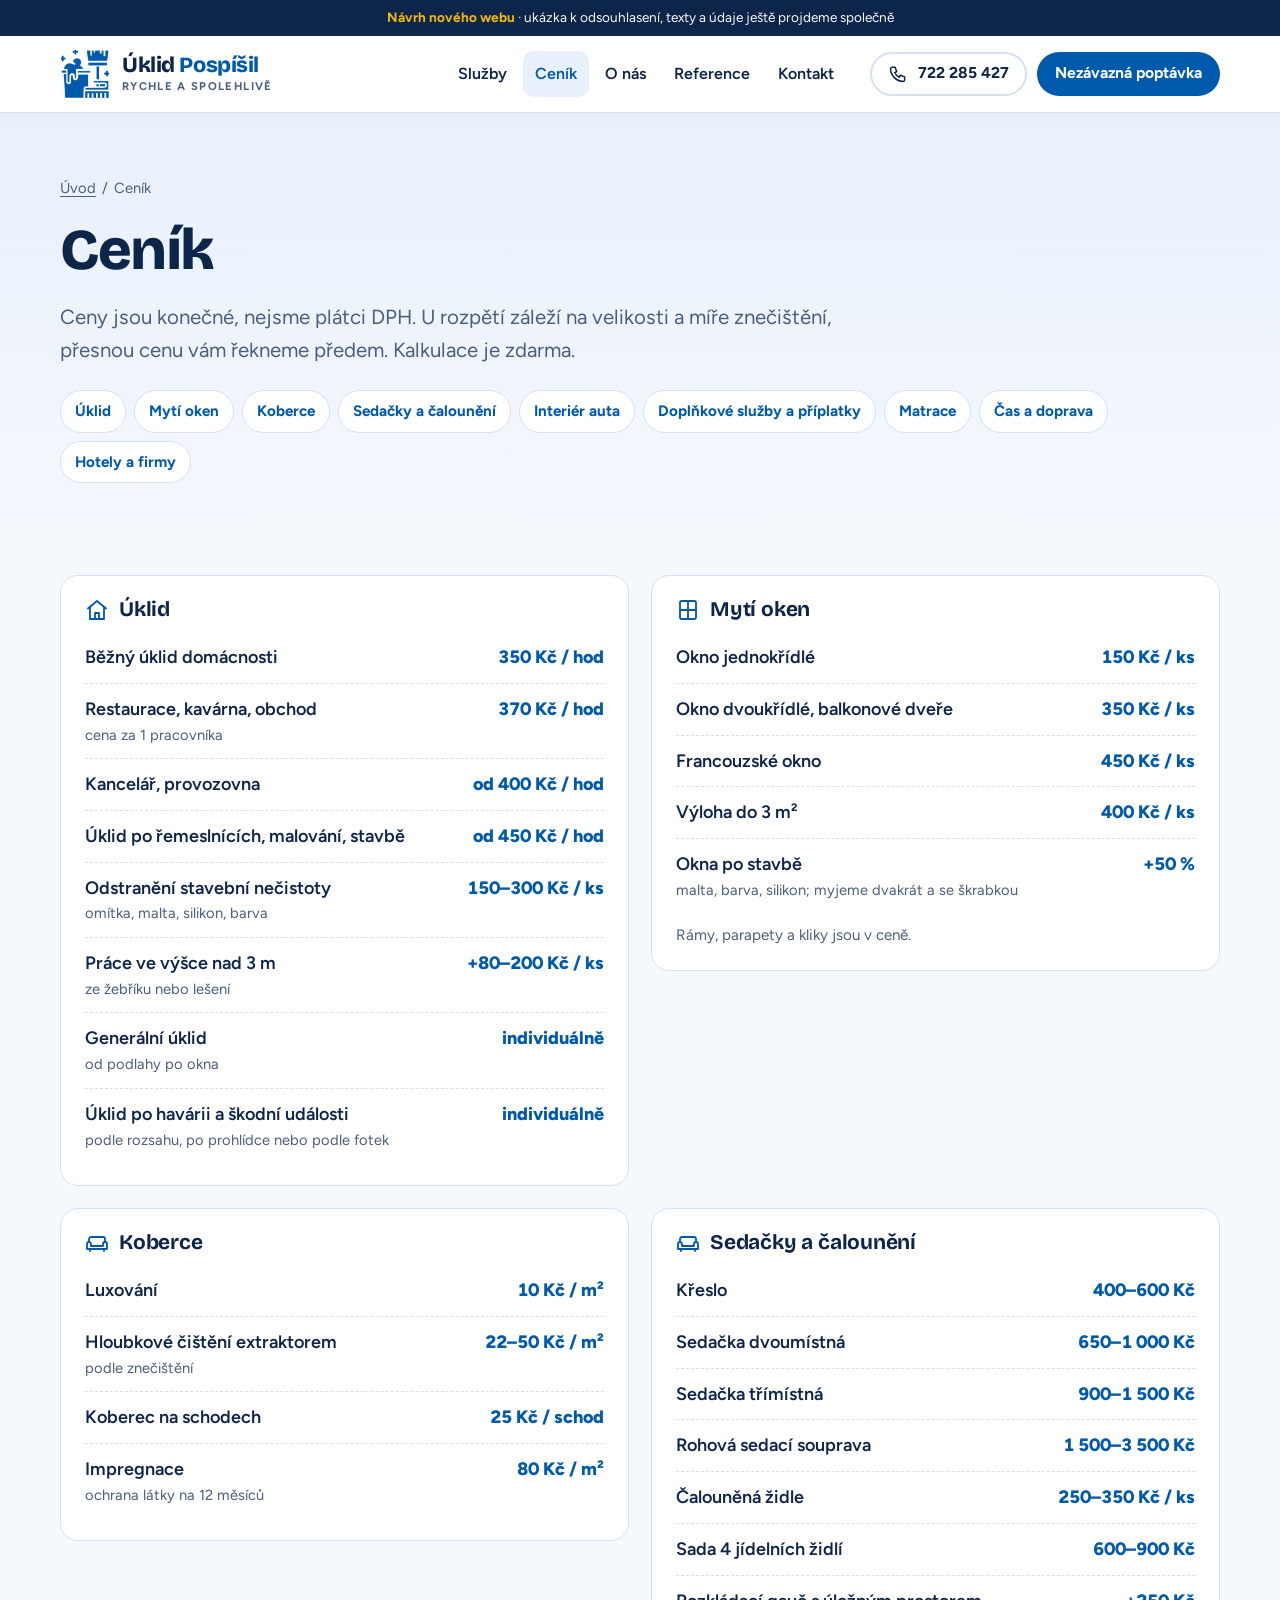
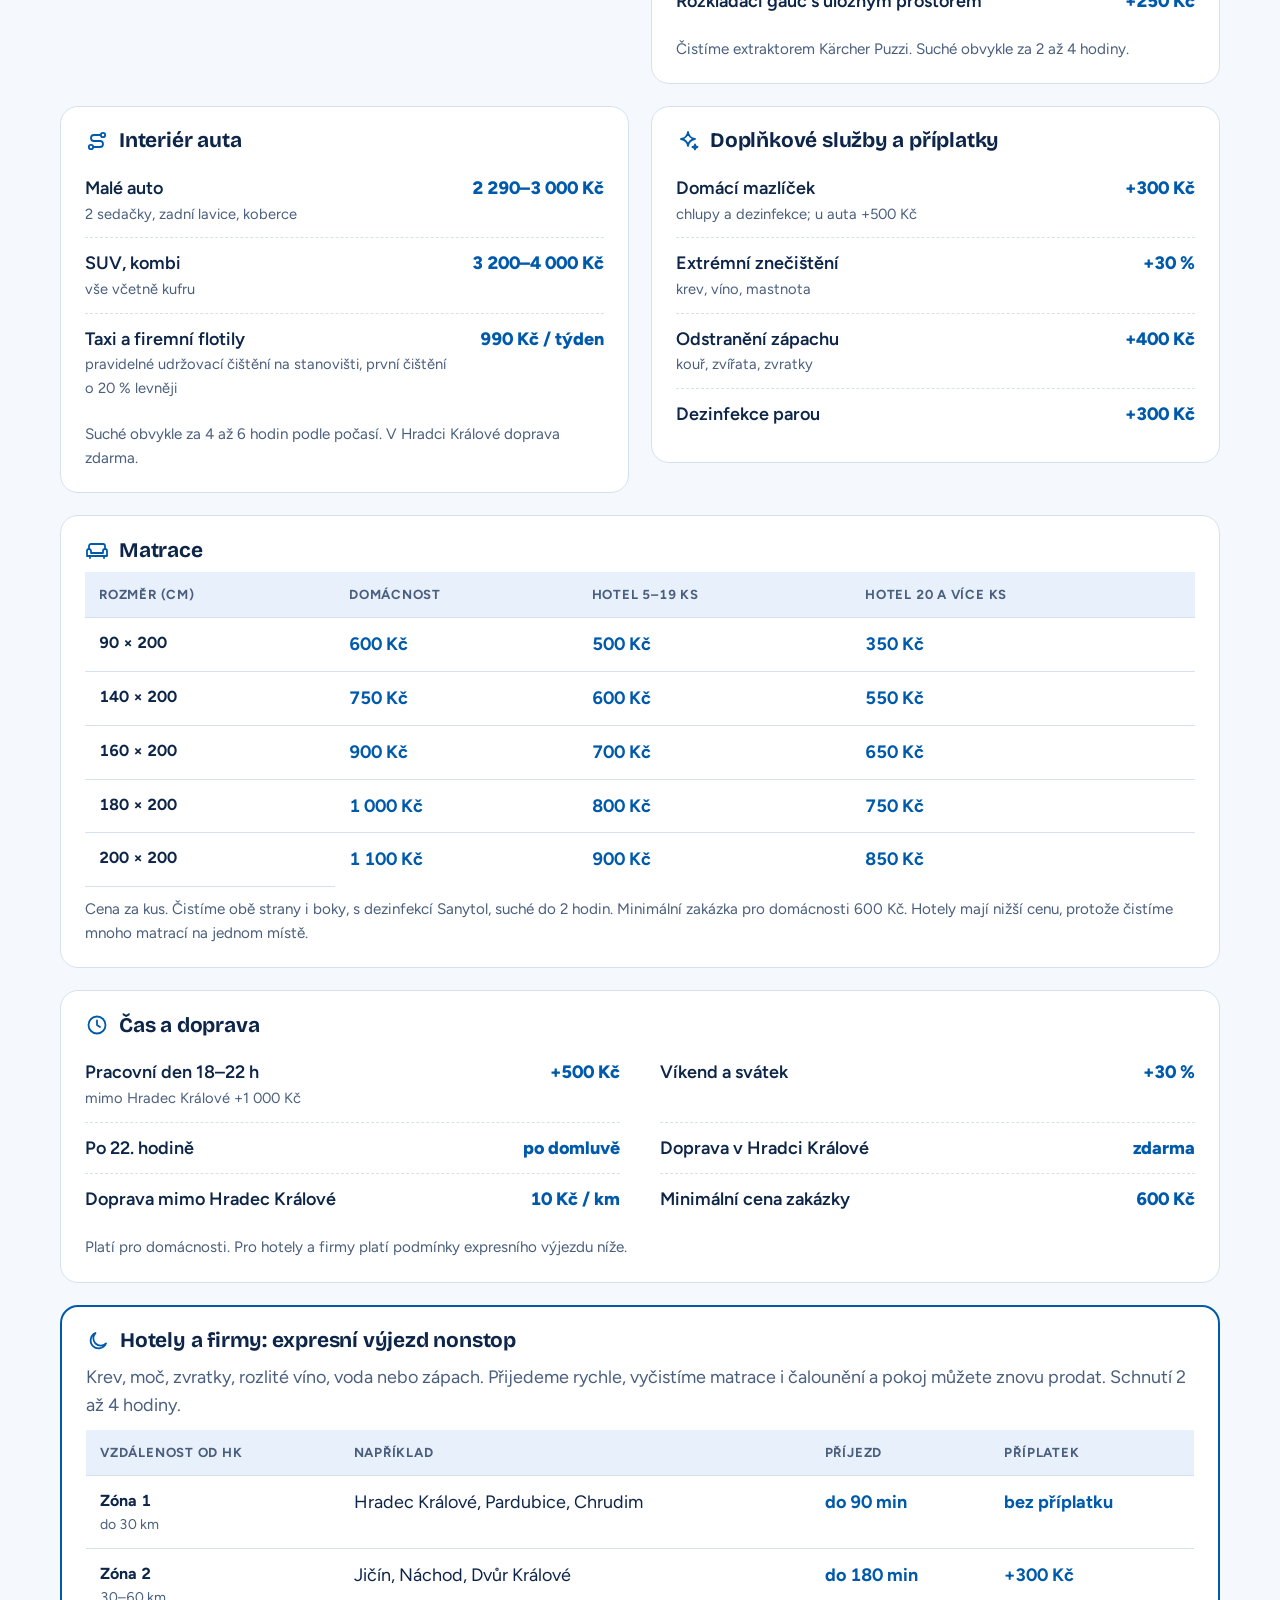
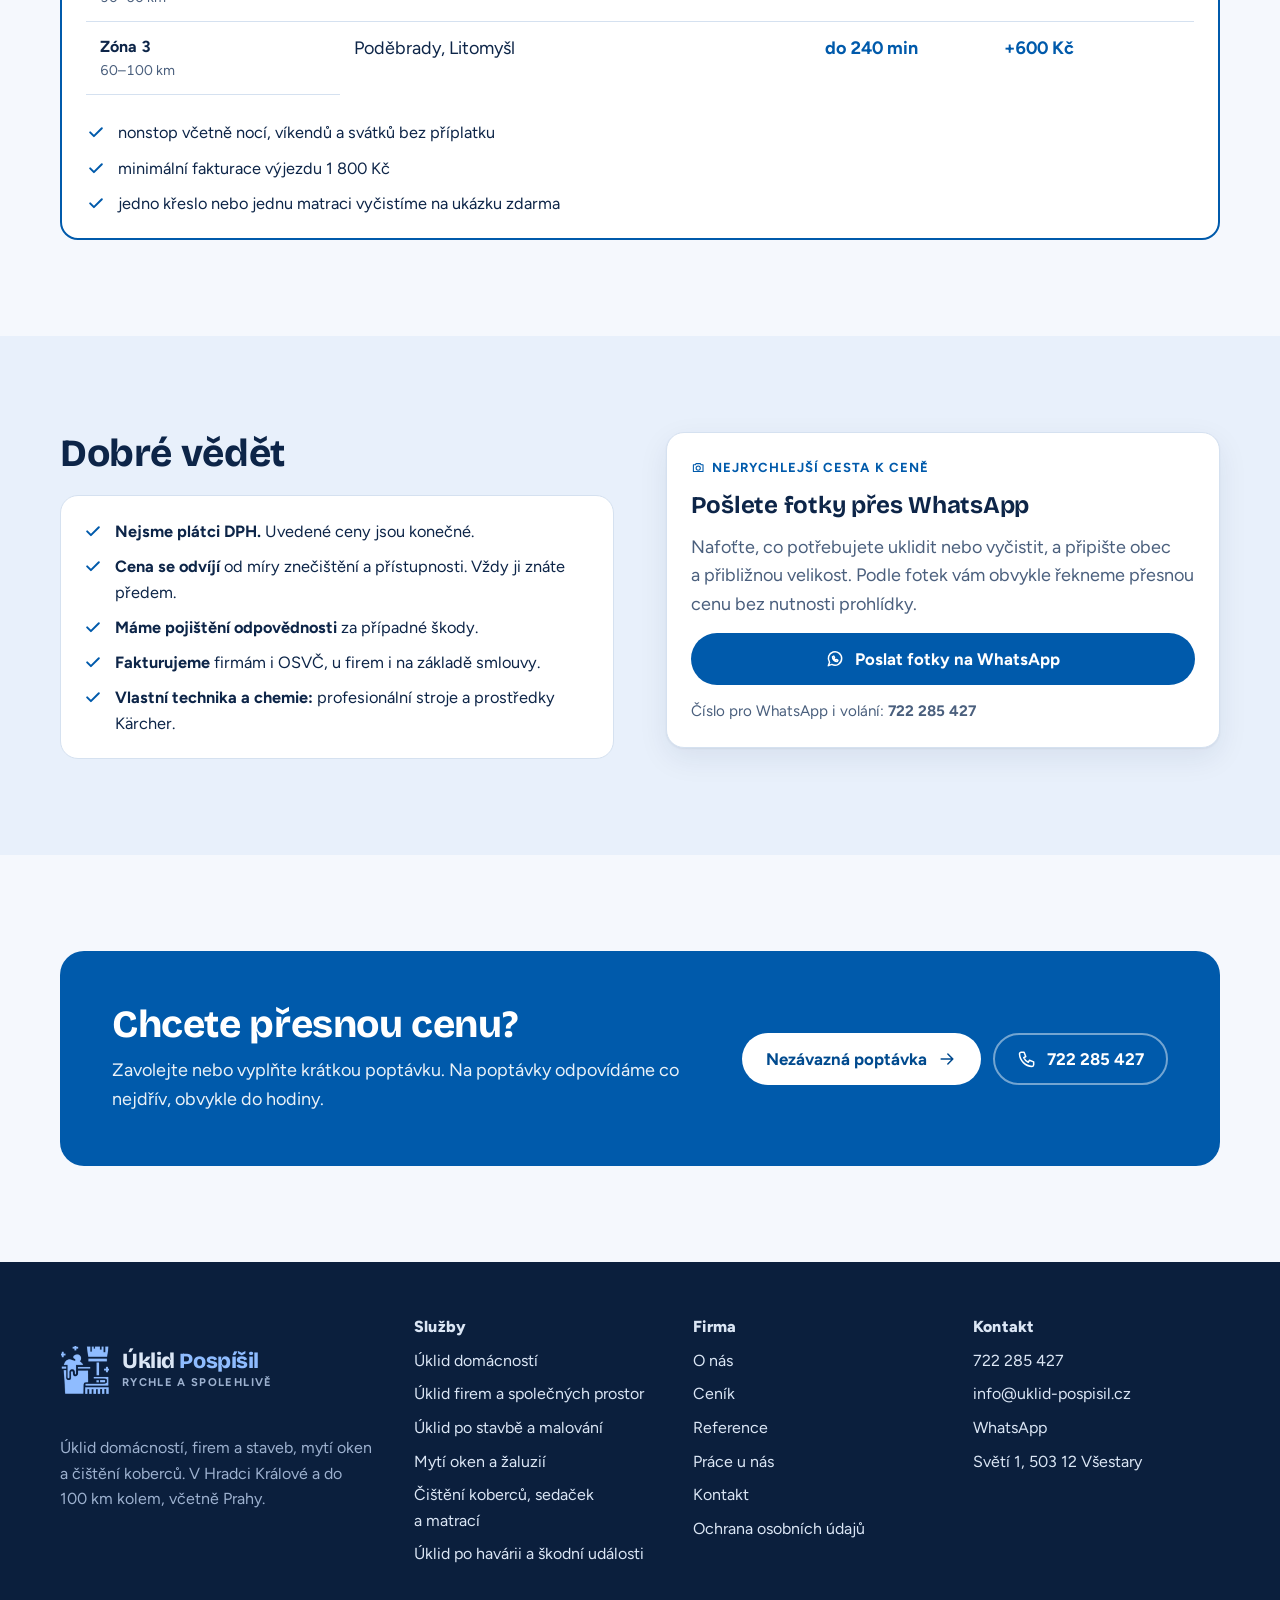
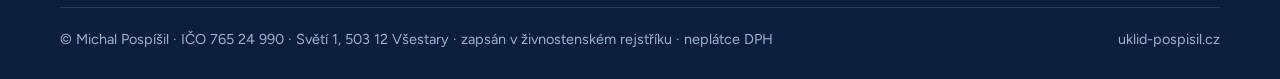
<file: site/cenik.html>
<!doctype html>
<html lang="cs">
<head>
<meta charset="utf-8">
<meta name="viewport" content="width=device-width, initial-scale=1, viewport-fit=cover">
<title>Ceník a kalkulace | Úklid Pospíšil</title>
<meta name="description" content="Jak počítáme cenu úklidu a čištění. Kalkulace zdarma, nejrychleji podle fotek přes WhatsApp. Nejsme plátci DPH.">
<meta property="og:title" content="Ceník a kalkulace | Úklid Pospíšil">
<meta property="og:description" content="Jak počítáme cenu úklidu a čištění. Kalkulace zdarma, nejrychleji podle fotek přes WhatsApp. Nejsme plátci DPH.">
<meta property="og:image" content="https://uklid-pospisil.cz/img/hero-ai.jpg">
<meta property="og:locale" content="cs_CZ">
<meta name="theme-color" content="#005aab">
<link rel="icon" href="assets/favicon-64.png" type="image/png">
<link rel="apple-touch-icon" href="assets/apple-touch-icon.png">
<meta name="apple-mobile-web-app-title" content="Úklid Pospíšil">
<link rel="stylesheet" href="assets/style.css">

</head>
<body>
<div class="ribbon"><strong>Návrh nového webu</strong> · ukázka k&nbsp;odsouhlasení, texty a&nbsp;údaje ještě projdeme společně</div>
<header class="site-header">
  <div class="wrap header-row">
    <a class="logo" href="index.html" aria-label="Úklid Pospíšil – úvodní stránka"><span class="logo-mark" aria-hidden="true"></span><span class="logo-text"><span class="logo-name">Úklid <span>Pospíšil</span></span><span class="logo-sub">Rychle a&nbsp;spolehlivě</span></span></a>
    <button class="menu-btn" type="button" aria-expanded="false" aria-controls="hlavni-menu" aria-label="Menu"><svg class="ico" viewBox="0 0 24 24" aria-hidden="true"><path d="M4 7h16M4 12h16M4 17h16"/></svg></button>
    <nav class="nav" id="hlavni-menu" aria-label="Hlavní menu"><a href="sluzby.html">Služby</a><a href="cenik.html" aria-current="page">Ceník</a><a href="o-nas.html">O&nbsp;nás</a><a href="reference.html">Reference</a><a href="kontakt.html">Kontakt</a></nav>
    <div class="header-cta">
      <a class="btn btn--ghost btn--small" href="tel:+420722285427"><svg class="ico" viewBox="0 0 24 24" aria-hidden="true"><path d="M5 4h3.5l2 5-2.4 1.5a11 11 0 0 0 5.4 5.4L15 13.5l5 2V19a2 2 0 0 1-2 2A16 16 0 0 1 3 6a2 2 0 0 1 2-2z"/></svg><span class="nobr">722 285 427</span></a>
      <a class="btn btn--sun btn--small" href="kontakt.html"><span class="btn-label-long">Nezávazná poptávka</span><span class="btn-label-short">Poptávka</span></a>
    </div>
  </div>
</header><main id="obsah">
<section class="page-hero"><div class="wrap">
  <div class="crumbs"><a href="index.html">Úvod</a> / <span>Ceník</span></div>
  <h1>Ceník</h1>
  <p class="lead">Ceny jsou konečné, nejsme plátci DPH. U&nbsp;rozpětí záleží na velikosti a&nbsp;míře znečištění, přesnou cenu vám řekneme předem. Kalkulace je zdarma.</p>
  <nav class="chips" aria-label="Části ceníku"><a href="#uklid">Úklid</a><a href="#okna">Mytí oken</a><a href="#koberce">Koberce</a><a href="#calouneni">Sedačky a&nbsp;čalounění</a><a href="#auto">Interiér auta</a><a href="#doplnky">Doplňkové služby a&nbsp;příplatky</a><a href="#matrace">Matrace</a><a href="#doprava">Čas a&nbsp;doprava</a><a href="#hotely">Hotely a&nbsp;firmy</a></nav>
</div></section>

<section class="section" style="padding-top:28px"><div class="wrap">
  <div class="price-grid"><section class="price-card" id="uklid"><h3><svg class="ico" viewBox="0 0 24 24" aria-hidden="true"><path d="M3 10.5 12 3l9 7.5"/><path d="M5 9.5V21h14V9.5"/><path d="M10 21v-6h4v6"/></svg>Úklid</h3><div class="price-rows"><div class="price-row"><div class="pr-name">Běžný úklid domácnosti</div><div class="pr-price">350&nbsp;Kč / hod</div></div><div class="price-row"><div class="pr-name">Restaurace, kavárna, obchod<small>cena za 1 pracovníka</small></div><div class="pr-price">370&nbsp;Kč / hod</div></div><div class="price-row"><div class="pr-name">Kancelář, provozovna</div><div class="pr-price">od 400&nbsp;Kč / hod</div></div><div class="price-row"><div class="pr-name">Úklid po řemeslnících, malování, stavbě</div><div class="pr-price">od 450&nbsp;Kč / hod</div></div><div class="price-row"><div class="pr-name">Odstranění stavební nečistoty<small>omítka, malta, silikon, barva</small></div><div class="pr-price">150–300&nbsp;Kč / ks</div></div><div class="price-row"><div class="pr-name">Práce ve výšce nad 3 m<small>ze žebříku nebo lešení</small></div><div class="pr-price">+80–200&nbsp;Kč / ks</div></div><div class="price-row"><div class="pr-name">Generální úklid<small>od podlahy po okna</small></div><div class="pr-price">individuálně</div></div><div class="price-row"><div class="pr-name">Úklid po havárii a&nbsp;škodní události<small>podle rozsahu, po prohlídce nebo podle fotek</small></div><div class="pr-price">individuálně</div></div></div></section><section class="price-card" id="okna"><h3><svg class="ico" viewBox="0 0 24 24" aria-hidden="true"><rect x="4" y="3" width="16" height="18" rx="1.5"/><path d="M12 3v18M4 12h16"/></svg>Mytí oken</h3><div class="price-rows"><div class="price-row"><div class="pr-name">Okno jednokřídlé</div><div class="pr-price">150&nbsp;Kč / ks</div></div><div class="price-row"><div class="pr-name">Okno dvoukřídlé, balkonové dveře</div><div class="pr-price">350&nbsp;Kč / ks</div></div><div class="price-row"><div class="pr-name">Francouzské okno</div><div class="pr-price">450&nbsp;Kč / ks</div></div><div class="price-row"><div class="pr-name">Výloha do 3&nbsp;m²</div><div class="pr-price">400&nbsp;Kč / ks</div></div><div class="price-row"><div class="pr-name">Okna po stavbě<small>malta, barva, silikon; myjeme dvakrát a&nbsp;se škrabkou</small></div><div class="pr-price">+50&nbsp;%</div></div></div><p class="price-note">Rámy, parapety a&nbsp;kliky jsou v&nbsp;ceně.</p></section><section class="price-card" id="koberce"><h3><svg class="ico" viewBox="0 0 24 24" aria-hidden="true"><path d="M4 11V8a2 2 0 0 1 2-2h12a2 2 0 0 1 2 2v3"/><path d="M2 13a2 2 0 0 1 4 0v2h12v-2a2 2 0 0 1 4 0v5H2z"/><path d="M5 18v2M19 18v2"/></svg>Koberce</h3><div class="price-rows"><div class="price-row"><div class="pr-name">Luxování</div><div class="pr-price">10&nbsp;Kč / m²</div></div><div class="price-row"><div class="pr-name">Hloubkové čištění extraktorem<small>podle znečištění</small></div><div class="pr-price">22–50&nbsp;Kč / m²</div></div><div class="price-row"><div class="pr-name">Koberec na schodech</div><div class="pr-price">25&nbsp;Kč / schod</div></div><div class="price-row"><div class="pr-name">Impregnace<small>ochrana látky na 12 měsíců</small></div><div class="pr-price">80&nbsp;Kč / m²</div></div></div></section><section class="price-card" id="calouneni"><h3><svg class="ico" viewBox="0 0 24 24" aria-hidden="true"><path d="M4 11V8a2 2 0 0 1 2-2h12a2 2 0 0 1 2 2v3"/><path d="M2 13a2 2 0 0 1 4 0v2h12v-2a2 2 0 0 1 4 0v5H2z"/><path d="M5 18v2M19 18v2"/></svg>Sedačky a&nbsp;čalounění</h3><div class="price-rows"><div class="price-row"><div class="pr-name">Křeslo</div><div class="pr-price">400–600&nbsp;Kč</div></div><div class="price-row"><div class="pr-name">Sedačka dvoumístná</div><div class="pr-price">650–1 000&nbsp;Kč</div></div><div class="price-row"><div class="pr-name">Sedačka třímístná</div><div class="pr-price">900–1 500&nbsp;Kč</div></div><div class="price-row"><div class="pr-name">Rohová sedací souprava</div><div class="pr-price">1 500–3 500&nbsp;Kč</div></div><div class="price-row"><div class="pr-name">Čalouněná židle</div><div class="pr-price">250–350&nbsp;Kč / ks</div></div><div class="price-row"><div class="pr-name">Sada 4 jídelních židlí</div><div class="pr-price">600–900&nbsp;Kč</div></div><div class="price-row"><div class="pr-name">Rozkládací gauč s&nbsp;úložným prostorem</div><div class="pr-price">+250&nbsp;Kč</div></div></div><p class="price-note">Čistíme extraktorem Kärcher Puzzi. Suché obvykle za 2 až 4&nbsp;hodiny.</p></section><section class="price-card" id="auto"><h3><svg class="ico" viewBox="0 0 24 24" aria-hidden="true"><circle cx="6" cy="18" r="2.2"/><circle cx="18" cy="6" r="2.2"/><path d="M8.2 18H15a3 3 0 0 0 0-6H9a3 3 0 0 1 0-6h6.8"/></svg>Interiér auta</h3><div class="price-rows"><div class="price-row"><div class="pr-name">Malé auto<small>2 sedačky, zadní lavice, koberce</small></div><div class="pr-price">2 290–3 000&nbsp;Kč</div></div><div class="price-row"><div class="pr-name">SUV, kombi<small>vše včetně kufru</small></div><div class="pr-price">3 200–4 000&nbsp;Kč</div></div><div class="price-row"><div class="pr-name">Taxi a&nbsp;firemní flotily<small>pravidelné udržovací čištění na stanovišti, první čištění o&nbsp;20&nbsp;% levněji</small></div><div class="pr-price">990&nbsp;Kč / týden</div></div></div><p class="price-note">Suché obvykle za 4 až 6&nbsp;hodin podle počasí. V&nbsp;Hradci Králové doprava zdarma.</p></section><section class="price-card" id="doplnky"><h3><svg class="ico" viewBox="0 0 24 24" aria-hidden="true"><path d="M12 3c.6 4.4 2.6 6.4 7 7-4.4.6-6.4 2.6-7 7-.6-4.4-2.6-6.4-7-7 4.4-.6 6.4-2.6 7-7z"/><path d="M19 15.5c.2 1.6.9 2.3 2.5 2.5-1.6.2-2.3.9-2.5 2.5-.2-1.6-.9-2.3-2.5-2.5 1.6-.2 2.3-.9 2.5-2.5z"/></svg>Doplňkové služby a&nbsp;příplatky</h3><div class="price-rows"><div class="price-row"><div class="pr-name">Domácí mazlíček<small>chlupy a&nbsp;dezinfekce; u&nbsp;auta +500&nbsp;Kč</small></div><div class="pr-price">+300&nbsp;Kč</div></div><div class="price-row"><div class="pr-name">Extrémní znečištění<small>krev, víno, mastnota</small></div><div class="pr-price">+30&nbsp;%</div></div><div class="price-row"><div class="pr-name">Odstranění zápachu<small>kouř, zvířata, zvratky</small></div><div class="pr-price">+400&nbsp;Kč</div></div><div class="price-row"><div class="pr-name">Dezinfekce parou</div><div class="pr-price">+300&nbsp;Kč</div></div></div></section><section class="price-card price-card--wide" id="matrace"><h3><svg class="ico" viewBox="0 0 24 24" aria-hidden="true"><path d="M4 11V8a2 2 0 0 1 2-2h12a2 2 0 0 1 2 2v3"/><path d="M2 13a2 2 0 0 1 4 0v2h12v-2a2 2 0 0 1 4 0v5H2z"/><path d="M5 18v2M19 18v2"/></svg>Matrace</h3>
  <div class="table-wrap table-wrap--plain"><table class="price-table">
    <thead><tr><th>Rozměr (cm)</th><th>Domácnost</th><th>Hotel 5–19 ks</th><th>Hotel 20 a&nbsp;více ks</th></tr></thead>
    <tbody><tr><th scope="row">90 × 200</th><td>600&nbsp;Kč</td><td>500&nbsp;Kč</td><td>350&nbsp;Kč</td></tr><tr><th scope="row">140 × 200</th><td>750&nbsp;Kč</td><td>600&nbsp;Kč</td><td>550&nbsp;Kč</td></tr><tr><th scope="row">160 × 200</th><td>900&nbsp;Kč</td><td>700&nbsp;Kč</td><td>650&nbsp;Kč</td></tr><tr><th scope="row">180 × 200</th><td>1 000&nbsp;Kč</td><td>800&nbsp;Kč</td><td>750&nbsp;Kč</td></tr><tr><th scope="row">200 × 200</th><td>1 100&nbsp;Kč</td><td>900&nbsp;Kč</td><td>850&nbsp;Kč</td></tr></tbody></table></div>
  <p class="price-note">Cena za kus. Čistíme obě strany i&nbsp;boky, s&nbsp;dezinfekcí Sanytol, suché do 2&nbsp;hodin. Minimální zakázka pro domácnosti 600&nbsp;Kč. Hotely mají nižší cenu, protože čistíme mnoho matrací na jednom místě.</p>
</section><section class="price-card price-card--wide price-card--cols" id="doprava"><h3><svg class="ico" viewBox="0 0 24 24" aria-hidden="true"><circle cx="12" cy="12" r="8.5"/><path d="M12 7.5V12l3 2"/></svg>Čas a&nbsp;doprava</h3><div class="price-rows"><div class="price-row"><div class="pr-name">Pracovní den 18–22 h<small>mimo Hradec Králové +1 000&nbsp;Kč</small></div><div class="pr-price">+500&nbsp;Kč</div></div><div class="price-row"><div class="pr-name">Víkend a&nbsp;svátek</div><div class="pr-price">+30&nbsp;%</div></div><div class="price-row"><div class="pr-name">Po 22. hodině</div><div class="pr-price">po domluvě</div></div><div class="price-row"><div class="pr-name">Doprava v&nbsp;Hradci Králové</div><div class="pr-price">zdarma</div></div><div class="price-row"><div class="pr-name">Doprava mimo Hradec Králové</div><div class="pr-price">10&nbsp;Kč / km</div></div><div class="price-row"><div class="pr-name">Minimální cena zakázky</div><div class="pr-price">600&nbsp;Kč</div></div></div><p class="price-note">Platí pro domácnosti. Pro hotely a&nbsp;firmy platí podmínky expresního výjezdu níže.</p></section><section class="price-card price-card--wide price-card--accent" id="hotely"><h3><svg class="ico" viewBox="0 0 24 24" aria-hidden="true"><path d="M20 14.5A8 8 0 1 1 9.5 4a6.5 6.5 0 0 0 10.5 10.5z"/></svg>Hotely a&nbsp;firmy: expresní výjezd nonstop</h3>
  <p class="muted">Krev, moč, zvratky, rozlité víno, voda nebo zápach. Přijedeme rychle, vyčistíme matrace i&nbsp;čalounění a&nbsp;pokoj můžete znovu prodat. Schnutí 2 až 4&nbsp;hodiny.</p>
  <div class="table-wrap table-wrap--plain"><table class="price-table">
    <thead><tr><th>Vzdálenost od HK</th><th>Například</th><th>Příjezd</th><th>Příplatek</th></tr></thead>
    <tbody><tr><th scope="row">Zóna 1<small>do 30&nbsp;km</small></th><td>Hradec Králové, Pardubice, Chrudim</td><td>do 90 min</td><td>bez příplatku</td></tr><tr><th scope="row">Zóna 2<small>30–60&nbsp;km</small></th><td>Jičín, Náchod, Dvůr Králové</td><td>do 180 min</td><td>+300&nbsp;Kč</td></tr><tr><th scope="row">Zóna 3<small>60–100&nbsp;km</small></th><td>Poděbrady, Litomyšl</td><td>do 240 min</td><td>+600&nbsp;Kč</td></tr></tbody></table></div>
  <ul class="checks" style="margin-top:14px">
    <li><svg class="ico" viewBox="0 0 24 24" aria-hidden="true"><path d="M5 12.5l4.5 4.5L19 7.5"/></svg><span>nonstop včetně nocí, víkendů a&nbsp;svátků bez příplatku</span></li>
    <li><svg class="ico" viewBox="0 0 24 24" aria-hidden="true"><path d="M5 12.5l4.5 4.5L19 7.5"/></svg><span>minimální fakturace výjezdu 1 800&nbsp;Kč</span></li>
    <li><svg class="ico" viewBox="0 0 24 24" aria-hidden="true"><path d="M5 12.5l4.5 4.5L19 7.5"/></svg><span>jedno křeslo nebo jednu matraci vyčistíme na ukázku zdarma</span></li>
  </ul>
</section></div>
</div></section>

<section class="section section--tint"><div class="wrap grid-2" style="align-items:start">
  <div class="stack" style="gap:20px">
    <h2>Dobré vědět</h2>
    <div class="check-card"><ul class="checks">
      <li><svg class="ico" viewBox="0 0 24 24" aria-hidden="true"><path d="M5 12.5l4.5 4.5L19 7.5"/></svg><span><b>Nejsme plátci DPH.</b> Uvedené ceny jsou konečné.</span></li>
      <li><svg class="ico" viewBox="0 0 24 24" aria-hidden="true"><path d="M5 12.5l4.5 4.5L19 7.5"/></svg><span><b>Cena se odvíjí</b> od míry znečištění a&nbsp;přístupnosti. Vždy ji znáte předem.</span></li>
      <li><svg class="ico" viewBox="0 0 24 24" aria-hidden="true"><path d="M5 12.5l4.5 4.5L19 7.5"/></svg><span><b>Máme pojištění odpovědnosti</b> za případné škody.</span></li>
      <li><svg class="ico" viewBox="0 0 24 24" aria-hidden="true"><path d="M5 12.5l4.5 4.5L19 7.5"/></svg><span><b>Fakturujeme</b> firmám i&nbsp;OSVČ, u&nbsp;firem i&nbsp;na základě smlouvy.</span></li>
      <li><svg class="ico" viewBox="0 0 24 24" aria-hidden="true"><path d="M5 12.5l4.5 4.5L19 7.5"/></svg><span><b>Vlastní technika a&nbsp;chemie:</b> profesionální stroje a&nbsp;prostředky Kärcher.</span></li>
    </ul></div>
  </div>
  <div class="side-card">
    <span class="eyebrow"><svg class="ico" viewBox="0 0 24 24" aria-hidden="true"><path d="M4 8h3l1.5-2h7L17 8h3v11H4z"/><circle cx="12" cy="13.5" r="3.5"/></svg> Nejrychlejší cesta k&nbsp;ceně</span>
    <h3 style="font-size:1.5rem">Pošlete fotky přes WhatsApp</h3>
    <p class="muted">Nafoťte, co potřebujete uklidit nebo vyčistit, a&nbsp;připište obec a&nbsp;přibližnou velikost. Podle fotek vám obvykle řekneme přesnou cenu bez nutnosti prohlídky.</p>
    <a class="btn btn--sun" href="https://wa.me/420722285427?text=Dobr%C3%BD%20den%2C%20pos%C3%ADl%C3%A1m%20fotky%20k%20nacen%C4%9Bn%C3%AD%20%C3%BAklidu.%20M%C3%ADsto%3A%20" target="_blank" rel="noopener"><svg class="ico" viewBox="0 0 24 24" aria-hidden="true"><path d="M20 11.5a8 8 0 0 1-11.8 7L4 20l1.5-4A8 8 0 1 1 20 11.5z"/><path d="M9 9.5c0 3 2.5 5.5 5.5 5.5l1-1.5-2-1-1 .8a4 4 0 0 1-1.8-1.8l.8-1-1-2z"/></svg>Poslat fotky na WhatsApp</a>
    <p class="muted" style="font-size:.95rem">Číslo pro WhatsApp i&nbsp;volání: <b class="nobr">722 285 427</b></p>
  </div>
</div></section>
<section class="section"><div class="wrap">
  <div class="cta-band">
    <div><h2>Chcete přesnou cenu?</h2><p>Zavolejte nebo vyplňte krátkou poptávku. Na poptávky odpovídáme co nejdřív, obvykle do hodiny.</p></div>
    <div class="btn-row">
      <a class="btn btn--sun" href="kontakt.html">Nezávazná poptávka <svg class="ico" viewBox="0 0 24 24" aria-hidden="true"><path d="M5 12h14M13 6l6 6-6 6"/></svg></a>
      <a class="btn btn--ghost" href="tel:+420722285427"><svg class="ico" viewBox="0 0 24 24" aria-hidden="true"><path d="M5 4h3.5l2 5-2.4 1.5a11 11 0 0 0 5.4 5.4L15 13.5l5 2V19a2 2 0 0 1-2 2A16 16 0 0 1 3 6a2 2 0 0 1 2-2z"/></svg><span class="nobr">722 285 427</span></a>
    </div>
  </div>
</div></section>
</main>
<footer class="site-footer">
  <div class="wrap">
    <div class="foot-grid">
      <div class="stack" style="gap:14px">
        <a class="logo" href="index.html"><span class="logo-mark" aria-hidden="true"></span><span class="logo-text"><span class="logo-name">Úklid <span>Pospíšil</span></span><span class="logo-sub">Rychle a&nbsp;spolehlivě</span></span></a>
        <p>Úklid domácností, firem a&nbsp;staveb, mytí oken a&nbsp;čištění koberců. V&nbsp;Hradci Králové a&nbsp;do 100&nbsp;km kolem, včetně Prahy.</p>
      </div>
      <div><h4>Služby</h4><ul><li><a href="uklid-domacnosti.html">Úklid domácností</a></li><li><a href="uklid-firem.html">Úklid firem a&nbsp;společných prostor</a></li><li><a href="uklid-po-stavbe.html">Úklid po stavbě a&nbsp;malování</a></li><li><a href="myti-oken.html">Mytí oken a&nbsp;žaluzií</a></li><li><a href="cisteni-kobercu-a-calouneni.html">Čištění koberců, sedaček a&nbsp;matrací</a></li><li><a href="uklid-po-pojistne-udalosti.html">Úklid po havárii a&nbsp;škodní události</a></li></ul></div>
      <div><h4>Firma</h4><ul>
        <li><a href="o-nas.html">O&nbsp;nás</a></li><li><a href="cenik.html">Ceník</a></li>
        <li><a href="reference.html">Reference</a></li><li><a href="kariera.html">Práce u&nbsp;nás</a></li>
        <li><a href="kontakt.html">Kontakt</a></li><li><a href="ochrana-udaju.html">Ochrana osobních údajů</a></li></ul></div>
      <div><h4>Kontakt</h4><ul>
        <li><a href="tel:+420722285427">722 285 427</a></li>
        <li><a href="mailto:info@uklid-pospisil.cz">info@uklid-pospisil.cz</a></li>
        <li><a href="https://wa.me/420722285427?text=Dobr%C3%BD%20den%2C%20pos%C3%ADl%C3%A1m%20fotky%20k%20nacen%C4%9Bn%C3%AD%20%C3%BAklidu.%20M%C3%ADsto%3A%20" target="_blank" rel="noopener">WhatsApp</a></li>
        <li>Světí 1, 503 12 Všestary</li></ul></div>
    </div>
    <div class="foot-bottom">
      <span>© Michal Pospíšil · IČO 765 24 990 · Světí 1, 503 12 Všestary · zapsán v&nbsp;živnostenském rejstříku · neplátce DPH</span>
      <span>uklid-pospisil.cz</span>
    </div>
  </div>
</footer>
<nav class="mobile-bar" aria-label="Rychlý kontakt">
  <a class="btn btn--ghost" href="tel:+420722285427"><svg class="ico" viewBox="0 0 24 24" aria-hidden="true"><path d="M5 4h3.5l2 5-2.4 1.5a11 11 0 0 0 5.4 5.4L15 13.5l5 2V19a2 2 0 0 1-2 2A16 16 0 0 1 3 6a2 2 0 0 1 2-2z"/></svg>Zavolat</a>
  <a class="btn btn--ghost" href="https://wa.me/420722285427?text=Dobr%C3%BD%20den%2C%20pos%C3%ADl%C3%A1m%20fotky%20k%20nacen%C4%9Bn%C3%AD%20%C3%BAklidu.%20M%C3%ADsto%3A%20" target="_blank" rel="noopener"><svg class="ico" viewBox="0 0 24 24" aria-hidden="true"><path d="M20 11.5a8 8 0 0 1-11.8 7L4 20l1.5-4A8 8 0 1 1 20 11.5z"/><path d="M9 9.5c0 3 2.5 5.5 5.5 5.5l1-1.5-2-1-1 .8a4 4 0 0 1-1.8-1.8l.8-1-1-2z"/></svg>WhatsApp</a>
  <a class="btn btn--sun" href="kontakt.html">Poptávka</a>
</nav>
<script src="assets/main.js"></script>
</body>
</html>
</file>
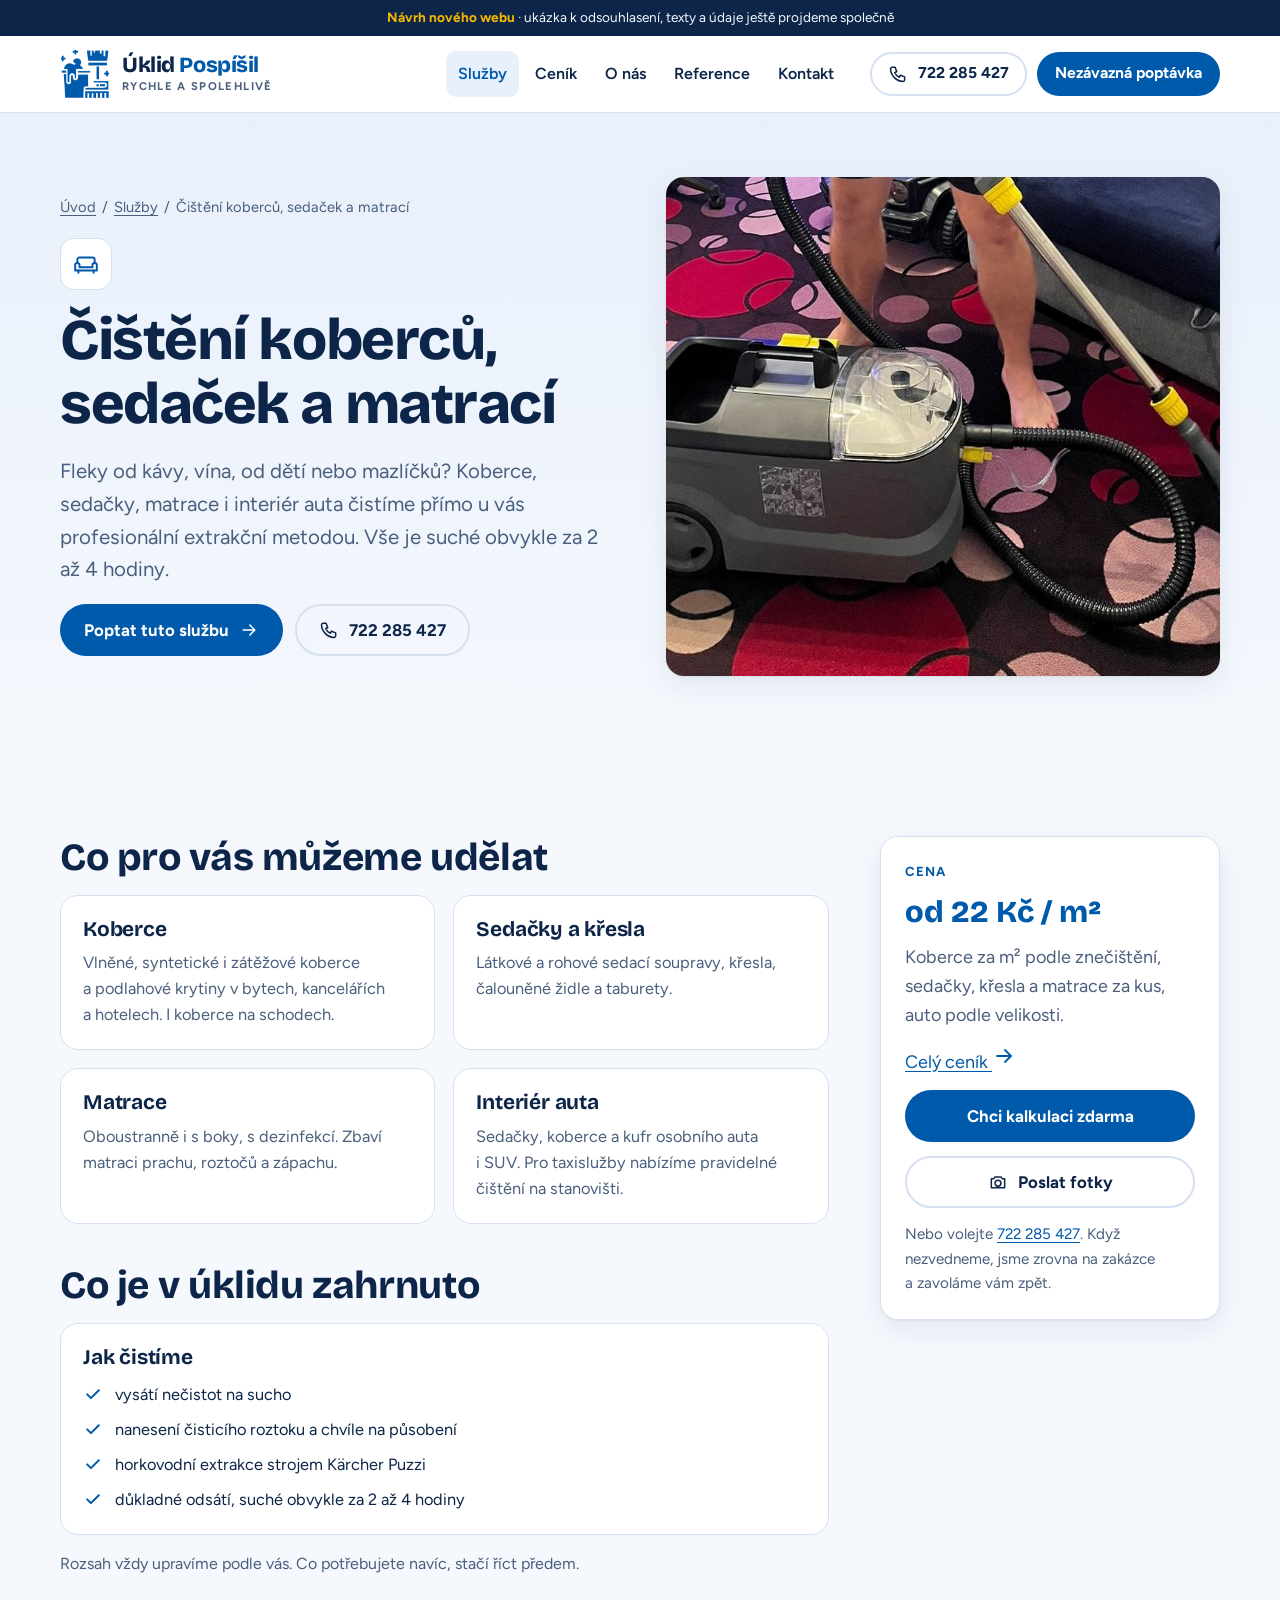
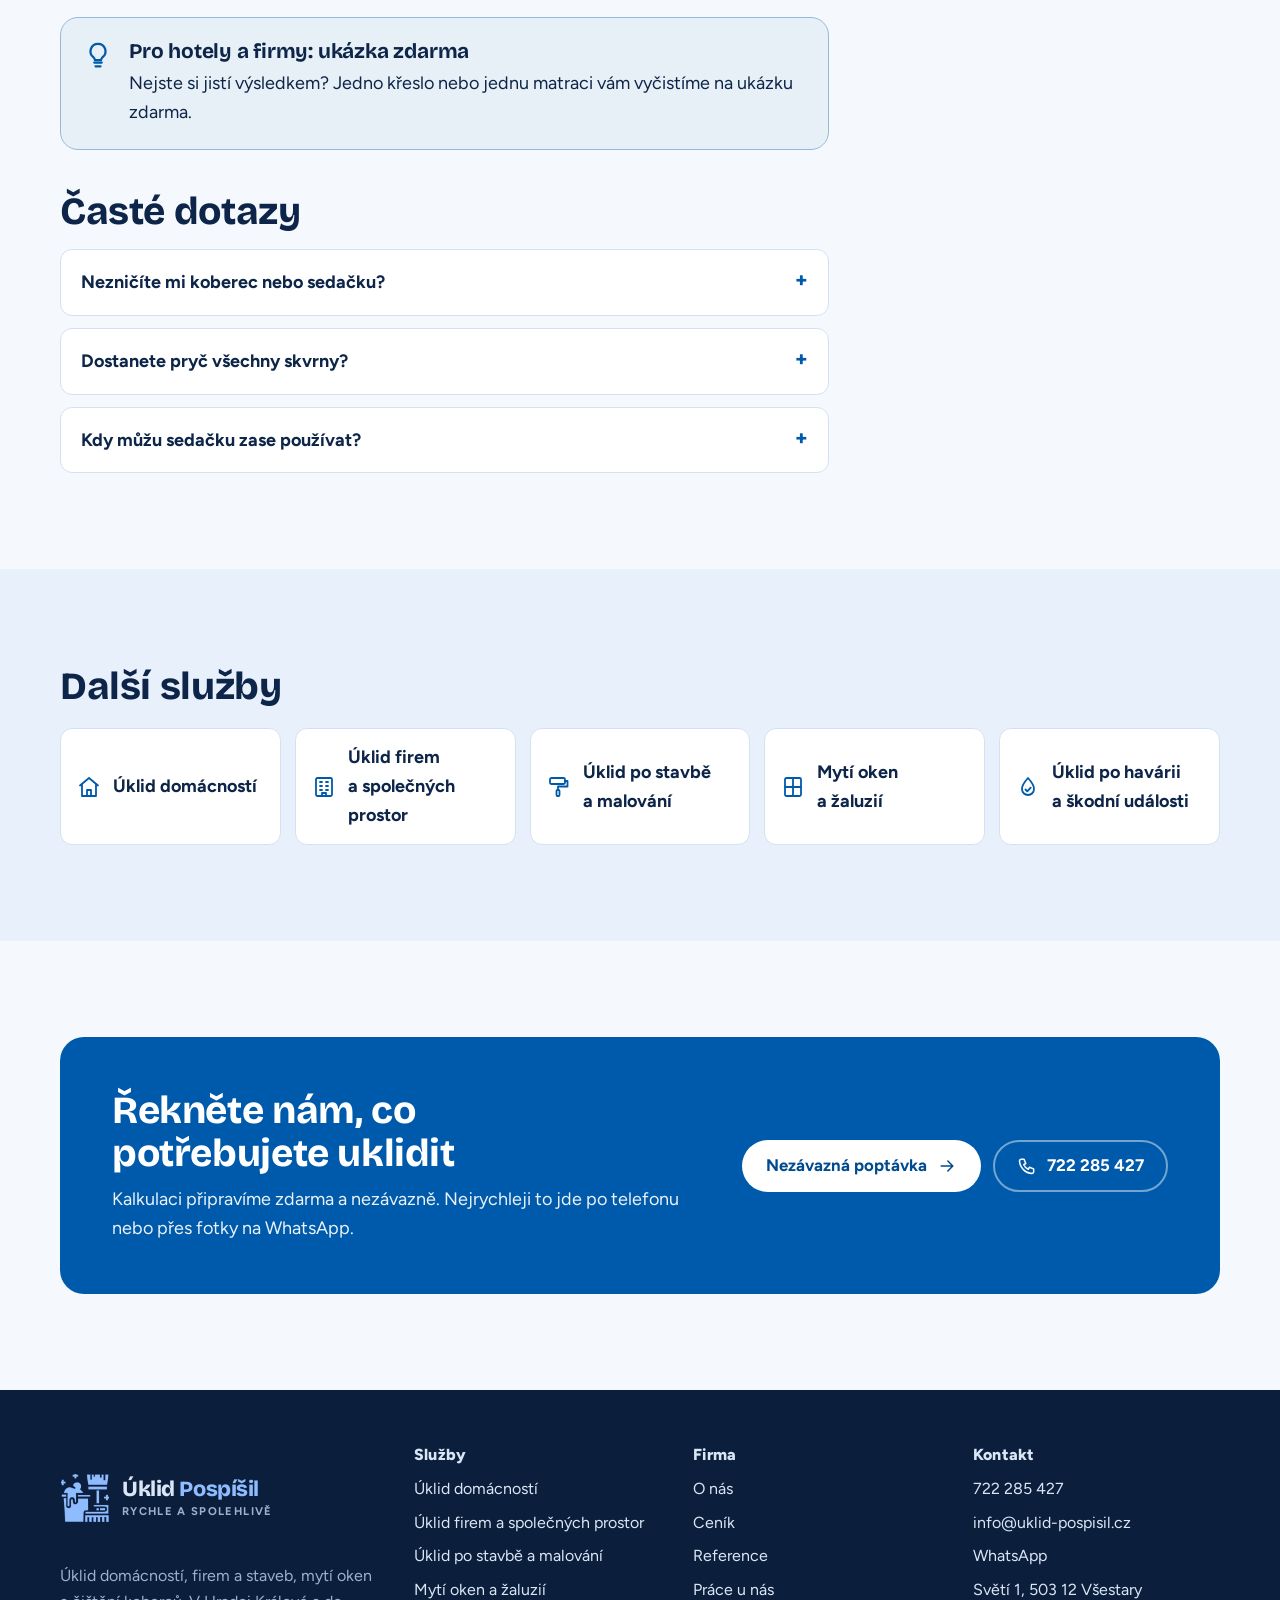
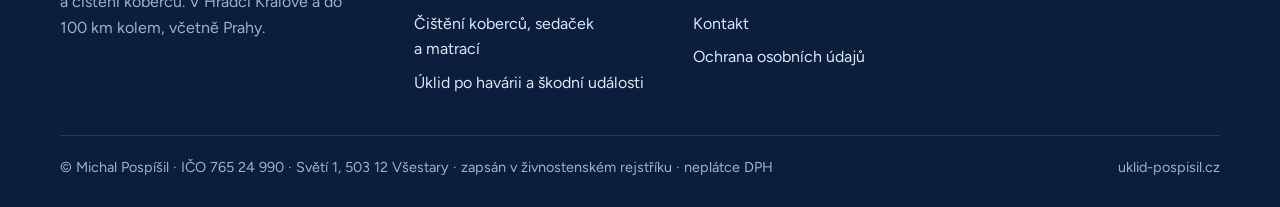
<file: site/cisteni-kobercu-a-calouneni.html>
<!doctype html>
<html lang="cs">
<head>
<meta charset="utf-8">
<meta name="viewport" content="width=device-width, initial-scale=1, viewport-fit=cover">
<title>Čištění koberců, sedaček a matrací Hradec Králové | Úklid Pospíšil</title>
<meta name="description" content="Fleky od kávy, vína, od dětí nebo mazlíčků? Koberce, sedačky, matrace i interiér auta čistíme přímo u vás profesionální extrakční metodou. Vše je suché obvykle za 2 až 4 hodiny.">
<meta property="og:title" content="Čištění koberců, sedaček a matrací Hradec Králové | Úklid Pospíšil">
<meta property="og:description" content="Fleky od kávy, vína, od dětí nebo mazlíčků? Koberce, sedačky, matrace i interiér auta čistíme přímo u vás profesionální extrakční metodou. Vše je suché obvykle za 2 až 4 hodiny.">
<meta property="og:image" content="https://uklid-pospisil.cz/img/hero-ai.jpg">
<meta property="og:locale" content="cs_CZ">
<meta name="theme-color" content="#005aab">
<link rel="icon" href="assets/favicon-64.png" type="image/png">
<link rel="apple-touch-icon" href="assets/apple-touch-icon.png">
<meta name="apple-mobile-web-app-title" content="Úklid Pospíšil">
<link rel="stylesheet" href="assets/style.css">

</head>
<body>
<div class="ribbon"><strong>Návrh nového webu</strong> · ukázka k&nbsp;odsouhlasení, texty a&nbsp;údaje ještě projdeme společně</div>
<header class="site-header">
  <div class="wrap header-row">
    <a class="logo" href="index.html" aria-label="Úklid Pospíšil – úvodní stránka"><span class="logo-mark" aria-hidden="true"></span><span class="logo-text"><span class="logo-name">Úklid <span>Pospíšil</span></span><span class="logo-sub">Rychle a&nbsp;spolehlivě</span></span></a>
    <button class="menu-btn" type="button" aria-expanded="false" aria-controls="hlavni-menu" aria-label="Menu"><svg class="ico" viewBox="0 0 24 24" aria-hidden="true"><path d="M4 7h16M4 12h16M4 17h16"/></svg></button>
    <nav class="nav" id="hlavni-menu" aria-label="Hlavní menu"><a href="sluzby.html" aria-current="page">Služby</a><a href="cenik.html">Ceník</a><a href="o-nas.html">O&nbsp;nás</a><a href="reference.html">Reference</a><a href="kontakt.html">Kontakt</a></nav>
    <div class="header-cta">
      <a class="btn btn--ghost btn--small" href="tel:+420722285427"><svg class="ico" viewBox="0 0 24 24" aria-hidden="true"><path d="M5 4h3.5l2 5-2.4 1.5a11 11 0 0 0 5.4 5.4L15 13.5l5 2V19a2 2 0 0 1-2 2A16 16 0 0 1 3 6a2 2 0 0 1 2-2z"/></svg><span class="nobr">722 285 427</span></a>
      <a class="btn btn--sun btn--small" href="kontakt.html"><span class="btn-label-long">Nezávazná poptávka</span><span class="btn-label-short">Poptávka</span></a>
    </div>
  </div>
</header><main id="obsah">
<section class="page-hero"><div class="wrap">
  <div class="grid-2">
    <div class="stack" style="gap:18px;min-width:0">
      <div class="crumbs"><a href="index.html">Úvod</a> / <a href="sluzby.html">Služby</a> / <span>Čištění koberců, sedaček a&nbsp;matrací</span></div>
      <span class="icon-chip"><svg class="ico" viewBox="0 0 24 24" aria-hidden="true"><path d="M4 11V8a2 2 0 0 1 2-2h12a2 2 0 0 1 2 2v3"/><path d="M2 13a2 2 0 0 1 4 0v2h12v-2a2 2 0 0 1 4 0v5H2z"/><path d="M5 18v2M19 18v2"/></svg></span>
      <h1>Čištění koberců, sedaček a&nbsp;matrací</h1>
      <p class="lead">Fleky od kávy, vína, od dětí nebo mazlíčků? Koberce, sedačky, matrace i&nbsp;interiér auta čistíme přímo u&nbsp;vás profesionální extrakční metodou. Vše je suché obvykle za 2 až 4&nbsp;hodiny.</p>
      <div class="btn-row">
        <a class="btn btn--sun" href="kontakt.html#cisteni-kobercu-a-calouneni">Poptat tuto službu <svg class="ico" viewBox="0 0 24 24" aria-hidden="true"><path d="M5 12h14M13 6l6 6-6 6"/></svg></a>
        <a class="btn btn--ghost" href="tel:+420722285427"><svg class="ico" viewBox="0 0 24 24" aria-hidden="true"><path d="M5 4h3.5l2 5-2.4 1.5a11 11 0 0 0 5.4 5.4L15 13.5l5 2V19a2 2 0 0 1-2 2A16 16 0 0 1 3 6a2 2 0 0 1 2-2z"/></svg><span class="nobr">722 285 427</span></a>
      </div>
    </div>
    <figure class="photo photo--tall" style="margin:0"><img src="img/koberce.jpg" alt="Hloubkové čištění koberce strojem Kärcher Puzzi" loading="eager" decoding="async" style="object-position:50% 50%"></figure>
  </div>
</div></section>

<section class="section"><div class="wrap detail-layout">
  <div class="stack">
    <div class="stack"><h2>Co pro vás můžeme udělat</h2><div class="variants variants--2"><div class="variant"><h3>Koberce</h3><p>Vlněné, syntetické i&nbsp;zátěžové koberce a&nbsp;podlahové krytiny v&nbsp;bytech, kancelářích a&nbsp;hotelech. I&nbsp;koberce na schodech.</p></div><div class="variant"><h3>Sedačky a&nbsp;křesla</h3><p>Látkové a&nbsp;rohové sedací soupravy, křesla, čalouněné židle a&nbsp;taburety.</p></div><div class="variant"><h3>Matrace</h3><p>Oboustranně i&nbsp;s&nbsp;boky, s&nbsp;dezinfekcí. Zbaví matraci prachu, roztočů a&nbsp;zápachu.</p></div><div class="variant"><h3>Interiér auta</h3><p>Sedačky, koberce a&nbsp;kufr osobního auta i&nbsp;SUV. Pro taxislužby nabízíme pravidelné čištění na stanovišti.</p></div></div></div>
    <div class="stack"><h2>Co je v&nbsp;úklidu zahrnuto</h2><div class="checklist-grid"><div class="check-card"><h3>Jak čistíme</h3><ul class="checks"><li><svg class="ico" viewBox="0 0 24 24" aria-hidden="true"><path d="M5 12.5l4.5 4.5L19 7.5"/></svg><span>vysátí nečistot na sucho</span></li><li><svg class="ico" viewBox="0 0 24 24" aria-hidden="true"><path d="M5 12.5l4.5 4.5L19 7.5"/></svg><span>nanesení čisticího roztoku a&nbsp;chvíle na působení</span></li><li><svg class="ico" viewBox="0 0 24 24" aria-hidden="true"><path d="M5 12.5l4.5 4.5L19 7.5"/></svg><span>horkovodní extrakce strojem Kärcher Puzzi</span></li><li><svg class="ico" viewBox="0 0 24 24" aria-hidden="true"><path d="M5 12.5l4.5 4.5L19 7.5"/></svg><span>důkladné odsátí, suché obvykle za 2 až 4&nbsp;hodiny</span></li></ul></div></div>
      <p class="muted" style="font-size:1rem">Rozsah vždy upravíme podle vás. Co potřebujete navíc, stačí říct předem.</p></div>
    <div class="tip"><svg class="ico" viewBox="0 0 24 24" aria-hidden="true"><path d="M9 18h6M10 21h4"/><path d="M12 3a6 6 0 0 0-3.6 10.8c.7.6 1.1 1.3 1.1 2.2h5c0-.9.4-1.6 1.1-2.2A6 6 0 0 0 12 3z"/></svg><div><h3>Pro hotely a&nbsp;firmy: ukázka zdarma</h3><p>Nejste si jistí výsledkem? Jedno křeslo nebo jednu matraci vám vyčistíme na ukázku zdarma.</p></div></div>
    <div class="stack"><h2>Časté dotazy</h2><div class="faq"><details><summary>Nezničíte mi koberec nebo sedačku?</summary><p>Ne. Používáme pH neutrální prostředky a&nbsp;před čištěním vždy zkontrolujeme materiál.</p></details><details><summary>Dostanete pryč všechny skvrny?</summary><p>Běžné skvrny zmizí v&nbsp;95&nbsp;% případů. Staré a&nbsp;zažrané skvrny nebo barvu garantovat nemůžeme, ale vždy děláme maximum.</p></details><details><summary>Kdy můžu sedačku zase používat?</summary><p>Obvykle za 2 až 4&nbsp;hodiny podle materiálu a&nbsp;teploty v&nbsp;místnosti. U&nbsp;auta počítejte se 4 až 6&nbsp;hodinami.</p></details></div></div>
  </div>
  <aside class="side-card">
    <span class="eyebrow">Cena</span>
    <p class="price-from">od 22&nbsp;Kč / m²</p>
    <p class="muted">Koberce za m² podle znečištění, sedačky, křesla a&nbsp;matrace za kus, auto podle velikosti.</p>
    <a href="cenik.html#koberce">Celý ceník <svg class="ico" viewBox="0 0 24 24" aria-hidden="true"><path d="M5 12h14M13 6l6 6-6 6"/></svg></a>
    <a class="btn btn--sun" href="kontakt.html#cisteni-kobercu-a-calouneni">Chci kalkulaci zdarma</a>
    <a class="btn btn--ghost" href="https://wa.me/420722285427?text=Dobr%C3%BD%20den%2C%20pos%C3%ADl%C3%A1m%20fotky%20k%20nacen%C4%9Bn%C3%AD%20%C3%BAklidu.%20M%C3%ADsto%3A%20" target="_blank" rel="noopener"><svg class="ico" viewBox="0 0 24 24" aria-hidden="true"><path d="M4 8h3l1.5-2h7L17 8h3v11H4z"/><circle cx="12" cy="13.5" r="3.5"/></svg>Poslat fotky</a>
    <p class="muted" style="font-size:.95rem">Nebo volejte <a href="tel:+420722285427" class="nobr">722 285 427</a>. Když nezvedneme, jsme zrovna na zakázce a&nbsp;zavoláme vám zpět.</p>
  </aside>
</div></section>

<section class="section section--tint"><div class="wrap stack" style="gap:20px">
  <h2>Další služby</h2>
  <div class="related"><a href="uklid-domacnosti.html"><svg class="ico" viewBox="0 0 24 24" aria-hidden="true"><path d="M3 10.5 12 3l9 7.5"/><path d="M5 9.5V21h14V9.5"/><path d="M10 21v-6h4v6"/></svg><span>Úklid domácností</span></a><a href="uklid-firem.html"><svg class="ico" viewBox="0 0 24 24" aria-hidden="true"><rect x="4" y="3" width="16" height="18" rx="1.5"/><path d="M8 7h2M14 7h2M8 11h2M14 11h2M8 15h2M14 15h2"/><path d="M10 21v-3h4v3"/></svg><span>Úklid firem a&nbsp;společných prostor</span></a><a href="uklid-po-stavbe.html"><svg class="ico" viewBox="0 0 24 24" aria-hidden="true"><rect x="3" y="3" width="15" height="6" rx="1.5"/><path d="M18 6h2.5v5.5H11V15"/><rect x="9.5" y="15" width="3" height="6" rx="1"/></svg><span>Úklid po stavbě a&nbsp;malování</span></a><a href="myti-oken.html"><svg class="ico" viewBox="0 0 24 24" aria-hidden="true"><rect x="4" y="3" width="16" height="18" rx="1.5"/><path d="M12 3v18M4 12h16"/></svg><span>Mytí oken a&nbsp;žaluzií</span></a><a href="uklid-po-pojistne-udalosti.html"><svg class="ico" viewBox="0 0 24 24" aria-hidden="true"><path d="M12 3s6 6.5 6 11a6 6 0 0 1-12 0c0-4.5 6-11 6-11z"/><path d="M9.5 14.5l1.8 1.8 3.4-3.6"/></svg><span>Úklid po havárii a&nbsp;škodní události</span></a></div>
</div></section>
<section class="section"><div class="wrap">
  <div class="cta-band">
    <div><h2>Řekněte nám, co potřebujete uklidit</h2><p>Kalkulaci připravíme zdarma a&nbsp;nezávazně. Nejrychleji to jde po telefonu nebo přes fotky na WhatsApp.</p></div>
    <div class="btn-row">
      <a class="btn btn--sun" href="kontakt.html">Nezávazná poptávka <svg class="ico" viewBox="0 0 24 24" aria-hidden="true"><path d="M5 12h14M13 6l6 6-6 6"/></svg></a>
      <a class="btn btn--ghost" href="tel:+420722285427"><svg class="ico" viewBox="0 0 24 24" aria-hidden="true"><path d="M5 4h3.5l2 5-2.4 1.5a11 11 0 0 0 5.4 5.4L15 13.5l5 2V19a2 2 0 0 1-2 2A16 16 0 0 1 3 6a2 2 0 0 1 2-2z"/></svg><span class="nobr">722 285 427</span></a>
    </div>
  </div>
</div></section>
</main>
<footer class="site-footer">
  <div class="wrap">
    <div class="foot-grid">
      <div class="stack" style="gap:14px">
        <a class="logo" href="index.html"><span class="logo-mark" aria-hidden="true"></span><span class="logo-text"><span class="logo-name">Úklid <span>Pospíšil</span></span><span class="logo-sub">Rychle a&nbsp;spolehlivě</span></span></a>
        <p>Úklid domácností, firem a&nbsp;staveb, mytí oken a&nbsp;čištění koberců. V&nbsp;Hradci Králové a&nbsp;do 100&nbsp;km kolem, včetně Prahy.</p>
      </div>
      <div><h4>Služby</h4><ul><li><a href="uklid-domacnosti.html">Úklid domácností</a></li><li><a href="uklid-firem.html">Úklid firem a&nbsp;společných prostor</a></li><li><a href="uklid-po-stavbe.html">Úklid po stavbě a&nbsp;malování</a></li><li><a href="myti-oken.html">Mytí oken a&nbsp;žaluzií</a></li><li><a href="cisteni-kobercu-a-calouneni.html">Čištění koberců, sedaček a&nbsp;matrací</a></li><li><a href="uklid-po-pojistne-udalosti.html">Úklid po havárii a&nbsp;škodní události</a></li></ul></div>
      <div><h4>Firma</h4><ul>
        <li><a href="o-nas.html">O&nbsp;nás</a></li><li><a href="cenik.html">Ceník</a></li>
        <li><a href="reference.html">Reference</a></li><li><a href="kariera.html">Práce u&nbsp;nás</a></li>
        <li><a href="kontakt.html">Kontakt</a></li><li><a href="ochrana-udaju.html">Ochrana osobních údajů</a></li></ul></div>
      <div><h4>Kontakt</h4><ul>
        <li><a href="tel:+420722285427">722 285 427</a></li>
        <li><a href="mailto:info@uklid-pospisil.cz">info@uklid-pospisil.cz</a></li>
        <li><a href="https://wa.me/420722285427?text=Dobr%C3%BD%20den%2C%20pos%C3%ADl%C3%A1m%20fotky%20k%20nacen%C4%9Bn%C3%AD%20%C3%BAklidu.%20M%C3%ADsto%3A%20" target="_blank" rel="noopener">WhatsApp</a></li>
        <li>Světí 1, 503 12 Všestary</li></ul></div>
    </div>
    <div class="foot-bottom">
      <span>© Michal Pospíšil · IČO 765 24 990 · Světí 1, 503 12 Všestary · zapsán v&nbsp;živnostenském rejstříku · neplátce DPH</span>
      <span>uklid-pospisil.cz</span>
    </div>
  </div>
</footer>
<nav class="mobile-bar" aria-label="Rychlý kontakt">
  <a class="btn btn--ghost" href="tel:+420722285427"><svg class="ico" viewBox="0 0 24 24" aria-hidden="true"><path d="M5 4h3.5l2 5-2.4 1.5a11 11 0 0 0 5.4 5.4L15 13.5l5 2V19a2 2 0 0 1-2 2A16 16 0 0 1 3 6a2 2 0 0 1 2-2z"/></svg>Zavolat</a>
  <a class="btn btn--ghost" href="https://wa.me/420722285427?text=Dobr%C3%BD%20den%2C%20pos%C3%ADl%C3%A1m%20fotky%20k%20nacen%C4%9Bn%C3%AD%20%C3%BAklidu.%20M%C3%ADsto%3A%20" target="_blank" rel="noopener"><svg class="ico" viewBox="0 0 24 24" aria-hidden="true"><path d="M20 11.5a8 8 0 0 1-11.8 7L4 20l1.5-4A8 8 0 1 1 20 11.5z"/><path d="M9 9.5c0 3 2.5 5.5 5.5 5.5l1-1.5-2-1-1 .8a4 4 0 0 1-1.8-1.8l.8-1-1-2z"/></svg>WhatsApp</a>
  <a class="btn btn--sun" href="kontakt.html">Poptávka</a>
</nav>
<script src="assets/main.js"></script>
</body>
</html>
</file>
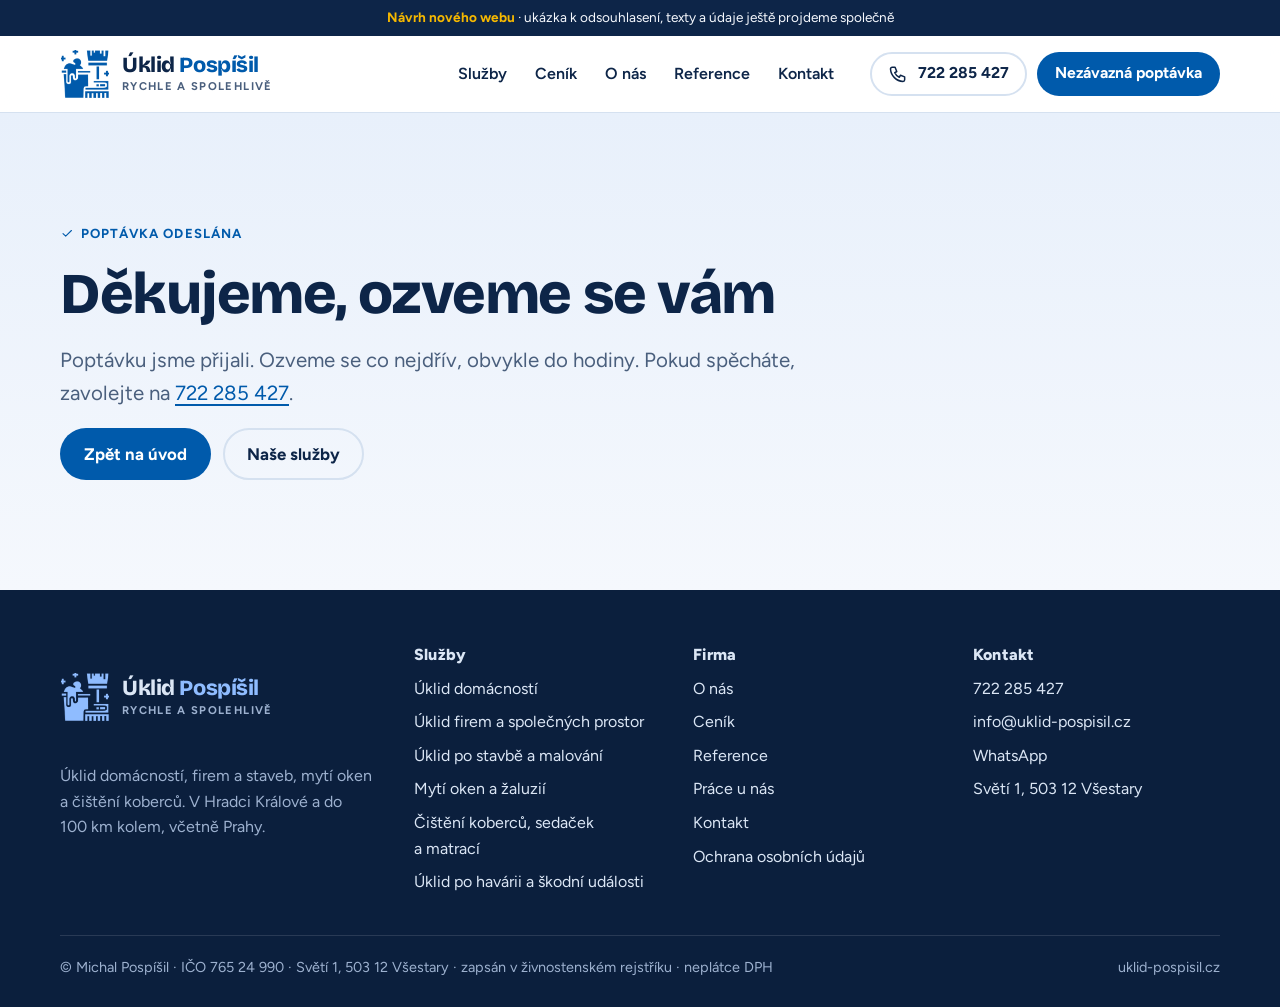
<file: site/dekujeme.html>
<!doctype html>
<html lang="cs">
<head>
<meta charset="utf-8">
<meta name="viewport" content="width=device-width, initial-scale=1, viewport-fit=cover">
<title>Děkujeme | Úklid Pospíšil</title>
<meta name="description" content="Poptávka byla odeslána.">
<meta property="og:title" content="Děkujeme | Úklid Pospíšil">
<meta property="og:description" content="Poptávka byla odeslána.">
<meta property="og:image" content="https://uklid-pospisil.cz/img/hero-ai.jpg">
<meta property="og:locale" content="cs_CZ">
<meta name="theme-color" content="#005aab">
<link rel="icon" href="assets/favicon-64.png" type="image/png">
<link rel="apple-touch-icon" href="assets/apple-touch-icon.png">
<meta name="apple-mobile-web-app-title" content="Úklid Pospíšil">
<link rel="stylesheet" href="assets/style.css">

</head>
<body>
<div class="ribbon"><strong>Návrh nového webu</strong> · ukázka k&nbsp;odsouhlasení, texty a&nbsp;údaje ještě projdeme společně</div>
<header class="site-header">
  <div class="wrap header-row">
    <a class="logo" href="index.html" aria-label="Úklid Pospíšil – úvodní stránka"><span class="logo-mark" aria-hidden="true"></span><span class="logo-text"><span class="logo-name">Úklid <span>Pospíšil</span></span><span class="logo-sub">Rychle a&nbsp;spolehlivě</span></span></a>
    <button class="menu-btn" type="button" aria-expanded="false" aria-controls="hlavni-menu" aria-label="Menu"><svg class="ico" viewBox="0 0 24 24" aria-hidden="true"><path d="M4 7h16M4 12h16M4 17h16"/></svg></button>
    <nav class="nav" id="hlavni-menu" aria-label="Hlavní menu"><a href="sluzby.html">Služby</a><a href="cenik.html">Ceník</a><a href="o-nas.html">O&nbsp;nás</a><a href="reference.html">Reference</a><a href="kontakt.html">Kontakt</a></nav>
    <div class="header-cta">
      <a class="btn btn--ghost btn--small" href="tel:+420722285427"><svg class="ico" viewBox="0 0 24 24" aria-hidden="true"><path d="M5 4h3.5l2 5-2.4 1.5a11 11 0 0 0 5.4 5.4L15 13.5l5 2V19a2 2 0 0 1-2 2A16 16 0 0 1 3 6a2 2 0 0 1 2-2z"/></svg><span class="nobr">722 285 427</span></a>
      <a class="btn btn--sun btn--small" href="kontakt.html"><span class="btn-label-long">Nezávazná poptávka</span><span class="btn-label-short">Poptávka</span></a>
    </div>
  </div>
</header><main id="obsah">
<section class="page-hero"><div class="wrap" style="padding-block:clamp(56px,9vw,110px)">
  <span class="eyebrow"><svg class="ico" viewBox="0 0 24 24" aria-hidden="true"><path d="M5 12.5l4.5 4.5L19 7.5"/></svg> Poptávka odeslána</span>
  <h1>Děkujeme, ozveme se vám</h1>
  <p class="lead">Poptávku jsme přijali. Ozveme se co nejdřív, obvykle do hodiny. Pokud spěcháte, zavolejte na <a href="tel:+420722285427" class="nobr">722 285 427</a>.</p>
  <div class="btn-row"><a class="btn btn--sun" href="index.html">Zpět na úvod</a><a class="btn btn--ghost" href="sluzby.html">Naše služby</a></div>
</div></section>
</main>
<footer class="site-footer">
  <div class="wrap">
    <div class="foot-grid">
      <div class="stack" style="gap:14px">
        <a class="logo" href="index.html"><span class="logo-mark" aria-hidden="true"></span><span class="logo-text"><span class="logo-name">Úklid <span>Pospíšil</span></span><span class="logo-sub">Rychle a&nbsp;spolehlivě</span></span></a>
        <p>Úklid domácností, firem a&nbsp;staveb, mytí oken a&nbsp;čištění koberců. V&nbsp;Hradci Králové a&nbsp;do 100&nbsp;km kolem, včetně Prahy.</p>
      </div>
      <div><h4>Služby</h4><ul><li><a href="uklid-domacnosti.html">Úklid domácností</a></li><li><a href="uklid-firem.html">Úklid firem a&nbsp;společných prostor</a></li><li><a href="uklid-po-stavbe.html">Úklid po stavbě a&nbsp;malování</a></li><li><a href="myti-oken.html">Mytí oken a&nbsp;žaluzií</a></li><li><a href="cisteni-kobercu-a-calouneni.html">Čištění koberců, sedaček a&nbsp;matrací</a></li><li><a href="uklid-po-pojistne-udalosti.html">Úklid po havárii a&nbsp;škodní události</a></li></ul></div>
      <div><h4>Firma</h4><ul>
        <li><a href="o-nas.html">O&nbsp;nás</a></li><li><a href="cenik.html">Ceník</a></li>
        <li><a href="reference.html">Reference</a></li><li><a href="kariera.html">Práce u&nbsp;nás</a></li>
        <li><a href="kontakt.html">Kontakt</a></li><li><a href="ochrana-udaju.html">Ochrana osobních údajů</a></li></ul></div>
      <div><h4>Kontakt</h4><ul>
        <li><a href="tel:+420722285427">722 285 427</a></li>
        <li><a href="mailto:info@uklid-pospisil.cz">info@uklid-pospisil.cz</a></li>
        <li><a href="https://wa.me/420722285427?text=Dobr%C3%BD%20den%2C%20pos%C3%ADl%C3%A1m%20fotky%20k%20nacen%C4%9Bn%C3%AD%20%C3%BAklidu.%20M%C3%ADsto%3A%20" target="_blank" rel="noopener">WhatsApp</a></li>
        <li>Světí 1, 503 12 Všestary</li></ul></div>
    </div>
    <div class="foot-bottom">
      <span>© Michal Pospíšil · IČO 765 24 990 · Světí 1, 503 12 Všestary · zapsán v&nbsp;živnostenském rejstříku · neplátce DPH</span>
      <span>uklid-pospisil.cz</span>
    </div>
  </div>
</footer>
<nav class="mobile-bar" aria-label="Rychlý kontakt">
  <a class="btn btn--ghost" href="tel:+420722285427"><svg class="ico" viewBox="0 0 24 24" aria-hidden="true"><path d="M5 4h3.5l2 5-2.4 1.5a11 11 0 0 0 5.4 5.4L15 13.5l5 2V19a2 2 0 0 1-2 2A16 16 0 0 1 3 6a2 2 0 0 1 2-2z"/></svg>Zavolat</a>
  <a class="btn btn--ghost" href="https://wa.me/420722285427?text=Dobr%C3%BD%20den%2C%20pos%C3%ADl%C3%A1m%20fotky%20k%20nacen%C4%9Bn%C3%AD%20%C3%BAklidu.%20M%C3%ADsto%3A%20" target="_blank" rel="noopener"><svg class="ico" viewBox="0 0 24 24" aria-hidden="true"><path d="M20 11.5a8 8 0 0 1-11.8 7L4 20l1.5-4A8 8 0 1 1 20 11.5z"/><path d="M9 9.5c0 3 2.5 5.5 5.5 5.5l1-1.5-2-1-1 .8a4 4 0 0 1-1.8-1.8l.8-1-1-2z"/></svg>WhatsApp</a>
  <a class="btn btn--sun" href="kontakt.html">Poptávka</a>
</nav>
<script src="assets/main.js"></script>
</body>
</html>
</file>
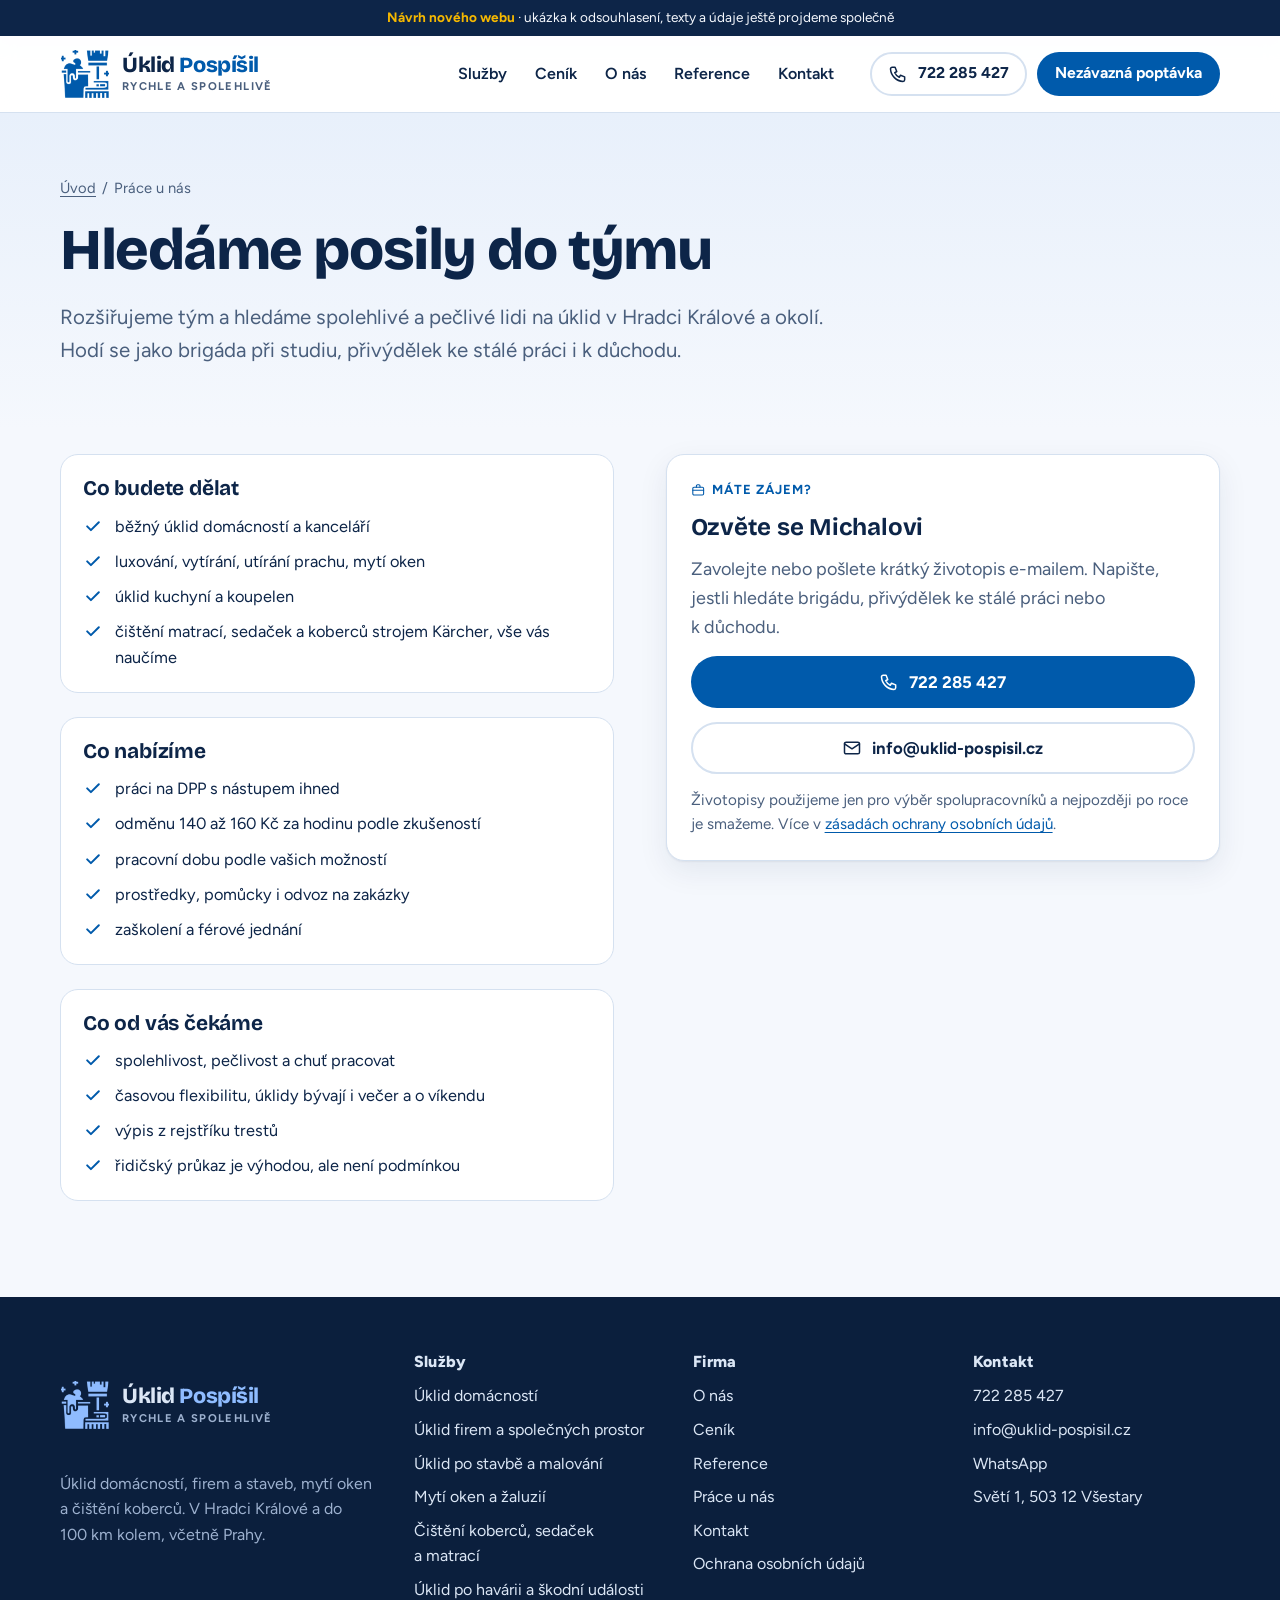
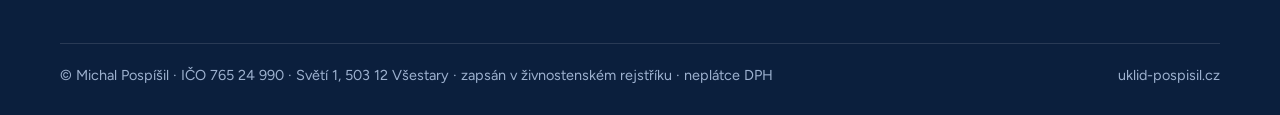
<file: site/kariera.html>
<!doctype html>
<html lang="cs">
<head>
<meta charset="utf-8">
<meta name="viewport" content="width=device-width, initial-scale=1, viewport-fit=cover">
<title>Práce u nás | Úklid Pospíšil</title>
<meta name="description" content="Hledáme spolehlivé lidi na úklid v Hradci Králové a okolí. DPP, flexibilní pracovní doba.">
<meta property="og:title" content="Práce u nás | Úklid Pospíšil">
<meta property="og:description" content="Hledáme spolehlivé lidi na úklid v Hradci Králové a okolí. DPP, flexibilní pracovní doba.">
<meta property="og:image" content="https://uklid-pospisil.cz/img/hero-ai.jpg">
<meta property="og:locale" content="cs_CZ">
<meta name="theme-color" content="#005aab">
<link rel="icon" href="assets/favicon-64.png" type="image/png">
<link rel="apple-touch-icon" href="assets/apple-touch-icon.png">
<meta name="apple-mobile-web-app-title" content="Úklid Pospíšil">
<link rel="stylesheet" href="assets/style.css">

</head>
<body>
<div class="ribbon"><strong>Návrh nového webu</strong> · ukázka k&nbsp;odsouhlasení, texty a&nbsp;údaje ještě projdeme společně</div>
<header class="site-header">
  <div class="wrap header-row">
    <a class="logo" href="index.html" aria-label="Úklid Pospíšil – úvodní stránka"><span class="logo-mark" aria-hidden="true"></span><span class="logo-text"><span class="logo-name">Úklid <span>Pospíšil</span></span><span class="logo-sub">Rychle a&nbsp;spolehlivě</span></span></a>
    <button class="menu-btn" type="button" aria-expanded="false" aria-controls="hlavni-menu" aria-label="Menu"><svg class="ico" viewBox="0 0 24 24" aria-hidden="true"><path d="M4 7h16M4 12h16M4 17h16"/></svg></button>
    <nav class="nav" id="hlavni-menu" aria-label="Hlavní menu"><a href="sluzby.html">Služby</a><a href="cenik.html">Ceník</a><a href="o-nas.html">O&nbsp;nás</a><a href="reference.html">Reference</a><a href="kontakt.html">Kontakt</a></nav>
    <div class="header-cta">
      <a class="btn btn--ghost btn--small" href="tel:+420722285427"><svg class="ico" viewBox="0 0 24 24" aria-hidden="true"><path d="M5 4h3.5l2 5-2.4 1.5a11 11 0 0 0 5.4 5.4L15 13.5l5 2V19a2 2 0 0 1-2 2A16 16 0 0 1 3 6a2 2 0 0 1 2-2z"/></svg><span class="nobr">722 285 427</span></a>
      <a class="btn btn--sun btn--small" href="kontakt.html"><span class="btn-label-long">Nezávazná poptávka</span><span class="btn-label-short">Poptávka</span></a>
    </div>
  </div>
</header><main id="obsah">
<section class="page-hero"><div class="wrap">
  <div class="crumbs"><a href="index.html">Úvod</a> / <span>Práce u&nbsp;nás</span></div>
  <h1>Hledáme posily do týmu</h1>
  <p class="lead">Rozšiřujeme tým a&nbsp;hledáme spolehlivé a&nbsp;pečlivé lidi na úklid v&nbsp;Hradci Králové a&nbsp;okolí. Hodí se jako brigáda při studiu, přivýdělek ke stálé práci i&nbsp;k&nbsp;důchodu.</p>
</div></section>

<section class="section" style="padding-top:24px"><div class="wrap grid-2" style="align-items:start">
  <div class="stack" style="gap:24px">
    <div class="check-card"><h3>Co budete dělat</h3><ul class="checks">
      <li><svg class="ico" viewBox="0 0 24 24" aria-hidden="true"><path d="M5 12.5l4.5 4.5L19 7.5"/></svg><span>běžný úklid domácností a&nbsp;kanceláří</span></li>
      <li><svg class="ico" viewBox="0 0 24 24" aria-hidden="true"><path d="M5 12.5l4.5 4.5L19 7.5"/></svg><span>luxování, vytírání, utírání prachu, mytí oken</span></li>
      <li><svg class="ico" viewBox="0 0 24 24" aria-hidden="true"><path d="M5 12.5l4.5 4.5L19 7.5"/></svg><span>úklid kuchyní a&nbsp;koupelen</span></li>
      <li><svg class="ico" viewBox="0 0 24 24" aria-hidden="true"><path d="M5 12.5l4.5 4.5L19 7.5"/></svg><span>čištění matrací, sedaček a&nbsp;koberců strojem Kärcher, vše vás naučíme</span></li>
    </ul></div>
    <div class="check-card"><h3>Co nabízíme</h3><ul class="checks">
      <li><svg class="ico" viewBox="0 0 24 24" aria-hidden="true"><path d="M5 12.5l4.5 4.5L19 7.5"/></svg><span>práci na DPP s&nbsp;nástupem ihned</span></li>
      <li><svg class="ico" viewBox="0 0 24 24" aria-hidden="true"><path d="M5 12.5l4.5 4.5L19 7.5"/></svg><span>odměnu 140 až 160&nbsp;Kč za hodinu podle zkušeností</span></li>
      <li><svg class="ico" viewBox="0 0 24 24" aria-hidden="true"><path d="M5 12.5l4.5 4.5L19 7.5"/></svg><span>pracovní dobu podle vašich možností</span></li>
      <li><svg class="ico" viewBox="0 0 24 24" aria-hidden="true"><path d="M5 12.5l4.5 4.5L19 7.5"/></svg><span>prostředky, pomůcky i&nbsp;odvoz na zakázky</span></li>
      <li><svg class="ico" viewBox="0 0 24 24" aria-hidden="true"><path d="M5 12.5l4.5 4.5L19 7.5"/></svg><span>zaškolení a&nbsp;férové jednání</span></li>
    </ul></div>
    <div class="check-card"><h3>Co od vás čekáme</h3><ul class="checks">
      <li><svg class="ico" viewBox="0 0 24 24" aria-hidden="true"><path d="M5 12.5l4.5 4.5L19 7.5"/></svg><span>spolehlivost, pečlivost a&nbsp;chuť pracovat</span></li>
      <li><svg class="ico" viewBox="0 0 24 24" aria-hidden="true"><path d="M5 12.5l4.5 4.5L19 7.5"/></svg><span>časovou flexibilitu, úklidy bývají i&nbsp;večer a&nbsp;o&nbsp;víkendu</span></li>
      <li><svg class="ico" viewBox="0 0 24 24" aria-hidden="true"><path d="M5 12.5l4.5 4.5L19 7.5"/></svg><span>výpis z&nbsp;rejstříku trestů</span></li>
      <li><svg class="ico" viewBox="0 0 24 24" aria-hidden="true"><path d="M5 12.5l4.5 4.5L19 7.5"/></svg><span>řidičský průkaz je výhodou, ale není podmínkou</span></li>
    </ul></div>
  </div>
  <div class="side-card">
    <span class="eyebrow"><svg class="ico" viewBox="0 0 24 24" aria-hidden="true"><rect x="3" y="7" width="18" height="13" rx="2"/><path d="M9 7V5a2 2 0 0 1 2-2h2a2 2 0 0 1 2 2v2M3 12h18"/></svg> Máte zájem?</span>
    <h3 style="font-size:1.5rem">Ozvěte se Michalovi</h3>
    <p class="muted">Zavolejte nebo pošlete krátký životopis e-mailem. Napište, jestli hledáte brigádu, přivýdělek ke stálé práci nebo k&nbsp;důchodu.</p>
    <a class="btn btn--sun" href="tel:+420722285427"><svg class="ico" viewBox="0 0 24 24" aria-hidden="true"><path d="M5 4h3.5l2 5-2.4 1.5a11 11 0 0 0 5.4 5.4L15 13.5l5 2V19a2 2 0 0 1-2 2A16 16 0 0 1 3 6a2 2 0 0 1 2-2z"/></svg><span class="nobr">722 285 427</span></a>
    <a class="btn btn--ghost" href="mailto:info@uklid-pospisil.cz?subject=Z%C3%A1jem%20o%20pr%C3%A1ci"><svg class="ico" viewBox="0 0 24 24" aria-hidden="true"><rect x="3" y="5" width="18" height="14" rx="2"/><path d="m3 7 9 6 9-6"/></svg>info@uklid-pospisil.cz</a>
    <p class="muted" style="font-size:.95rem">Životopisy použijeme jen pro výběr spolupracovníků a&nbsp;nejpozději po roce je smažeme. Více v&nbsp;<a href="ochrana-udaju.html">zásadách ochrany osobních údajů</a>.</p>
  </div>
</div></section>
</main>
<footer class="site-footer">
  <div class="wrap">
    <div class="foot-grid">
      <div class="stack" style="gap:14px">
        <a class="logo" href="index.html"><span class="logo-mark" aria-hidden="true"></span><span class="logo-text"><span class="logo-name">Úklid <span>Pospíšil</span></span><span class="logo-sub">Rychle a&nbsp;spolehlivě</span></span></a>
        <p>Úklid domácností, firem a&nbsp;staveb, mytí oken a&nbsp;čištění koberců. V&nbsp;Hradci Králové a&nbsp;do 100&nbsp;km kolem, včetně Prahy.</p>
      </div>
      <div><h4>Služby</h4><ul><li><a href="uklid-domacnosti.html">Úklid domácností</a></li><li><a href="uklid-firem.html">Úklid firem a&nbsp;společných prostor</a></li><li><a href="uklid-po-stavbe.html">Úklid po stavbě a&nbsp;malování</a></li><li><a href="myti-oken.html">Mytí oken a&nbsp;žaluzií</a></li><li><a href="cisteni-kobercu-a-calouneni.html">Čištění koberců, sedaček a&nbsp;matrací</a></li><li><a href="uklid-po-pojistne-udalosti.html">Úklid po havárii a&nbsp;škodní události</a></li></ul></div>
      <div><h4>Firma</h4><ul>
        <li><a href="o-nas.html">O&nbsp;nás</a></li><li><a href="cenik.html">Ceník</a></li>
        <li><a href="reference.html">Reference</a></li><li><a href="kariera.html">Práce u&nbsp;nás</a></li>
        <li><a href="kontakt.html">Kontakt</a></li><li><a href="ochrana-udaju.html">Ochrana osobních údajů</a></li></ul></div>
      <div><h4>Kontakt</h4><ul>
        <li><a href="tel:+420722285427">722 285 427</a></li>
        <li><a href="mailto:info@uklid-pospisil.cz">info@uklid-pospisil.cz</a></li>
        <li><a href="https://wa.me/420722285427?text=Dobr%C3%BD%20den%2C%20pos%C3%ADl%C3%A1m%20fotky%20k%20nacen%C4%9Bn%C3%AD%20%C3%BAklidu.%20M%C3%ADsto%3A%20" target="_blank" rel="noopener">WhatsApp</a></li>
        <li>Světí 1, 503 12 Všestary</li></ul></div>
    </div>
    <div class="foot-bottom">
      <span>© Michal Pospíšil · IČO 765 24 990 · Světí 1, 503 12 Všestary · zapsán v&nbsp;živnostenském rejstříku · neplátce DPH</span>
      <span>uklid-pospisil.cz</span>
    </div>
  </div>
</footer>
<nav class="mobile-bar" aria-label="Rychlý kontakt">
  <a class="btn btn--ghost" href="tel:+420722285427"><svg class="ico" viewBox="0 0 24 24" aria-hidden="true"><path d="M5 4h3.5l2 5-2.4 1.5a11 11 0 0 0 5.4 5.4L15 13.5l5 2V19a2 2 0 0 1-2 2A16 16 0 0 1 3 6a2 2 0 0 1 2-2z"/></svg>Zavolat</a>
  <a class="btn btn--ghost" href="https://wa.me/420722285427?text=Dobr%C3%BD%20den%2C%20pos%C3%ADl%C3%A1m%20fotky%20k%20nacen%C4%9Bn%C3%AD%20%C3%BAklidu.%20M%C3%ADsto%3A%20" target="_blank" rel="noopener"><svg class="ico" viewBox="0 0 24 24" aria-hidden="true"><path d="M20 11.5a8 8 0 0 1-11.8 7L4 20l1.5-4A8 8 0 1 1 20 11.5z"/><path d="M9 9.5c0 3 2.5 5.5 5.5 5.5l1-1.5-2-1-1 .8a4 4 0 0 1-1.8-1.8l.8-1-1-2z"/></svg>WhatsApp</a>
  <a class="btn btn--sun" href="kontakt.html">Poptávka</a>
</nav>
<script src="assets/main.js"></script>
</body>
</html>
</file>
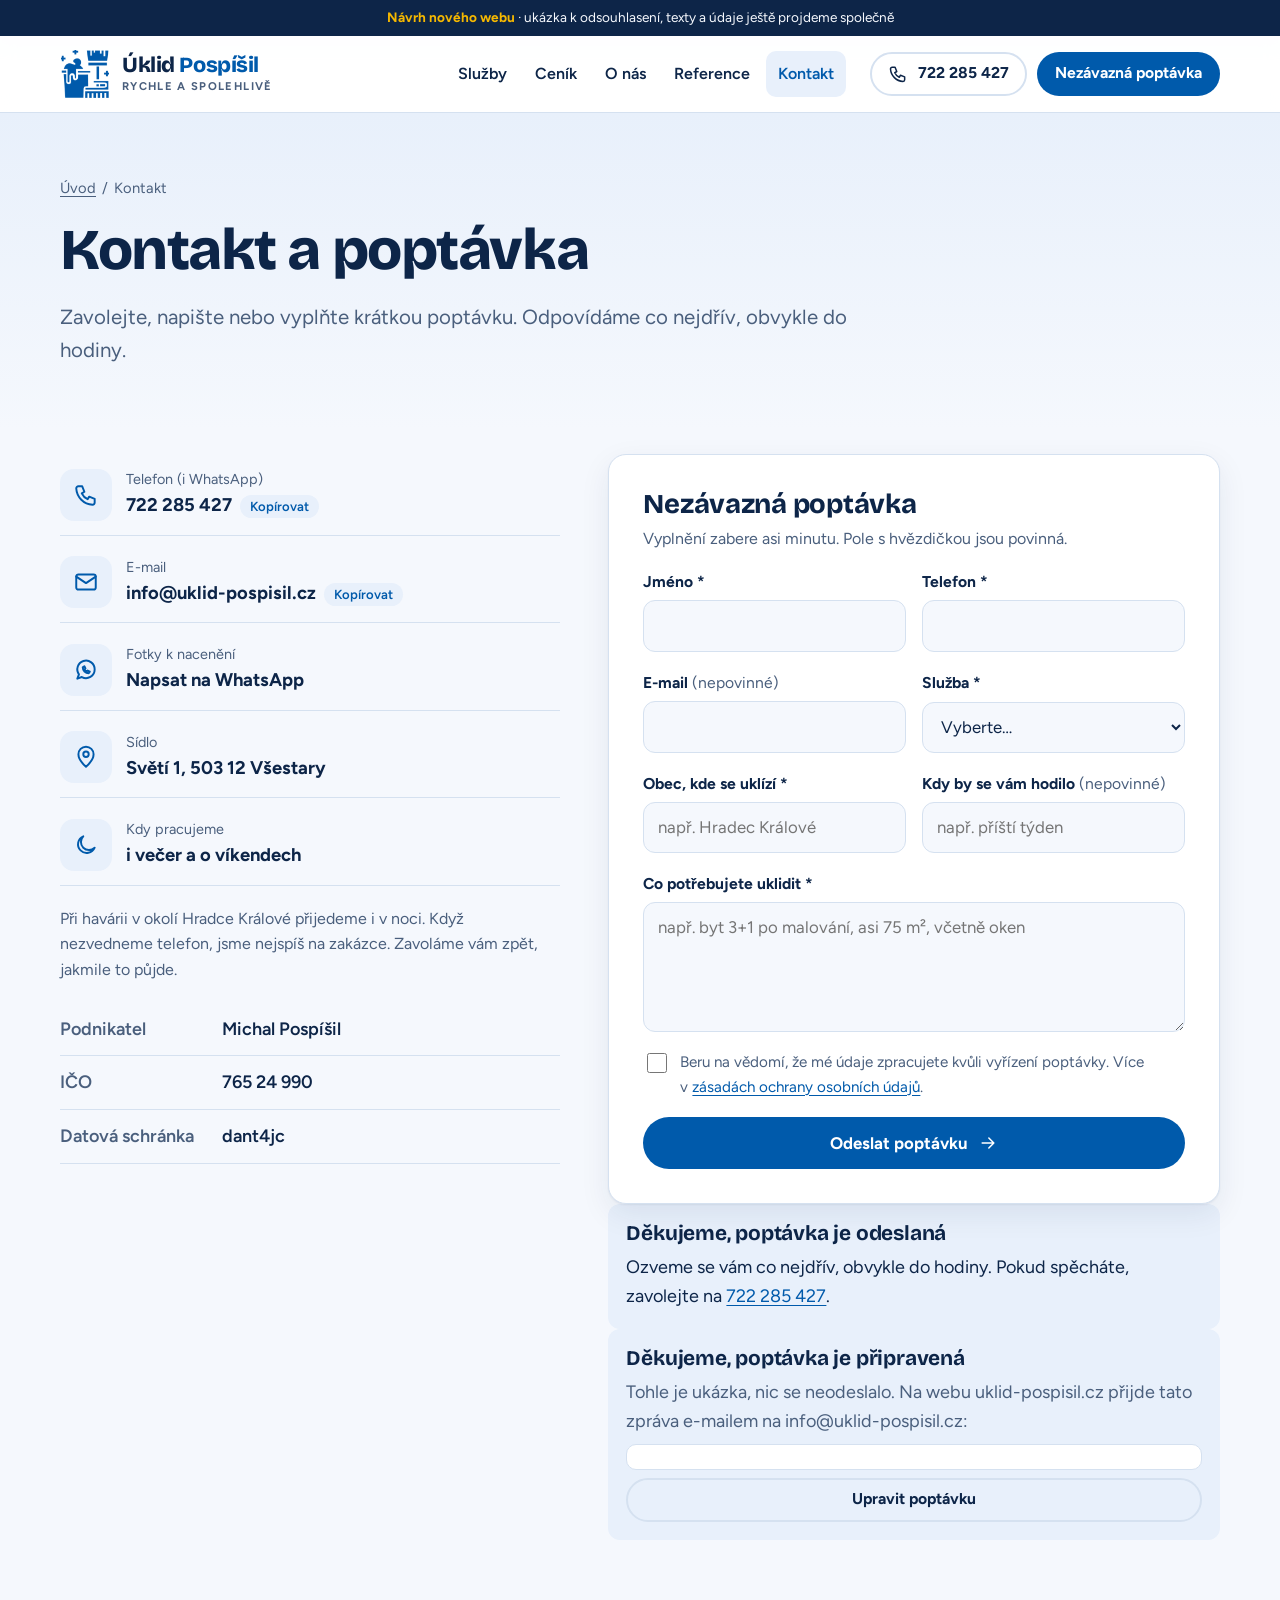
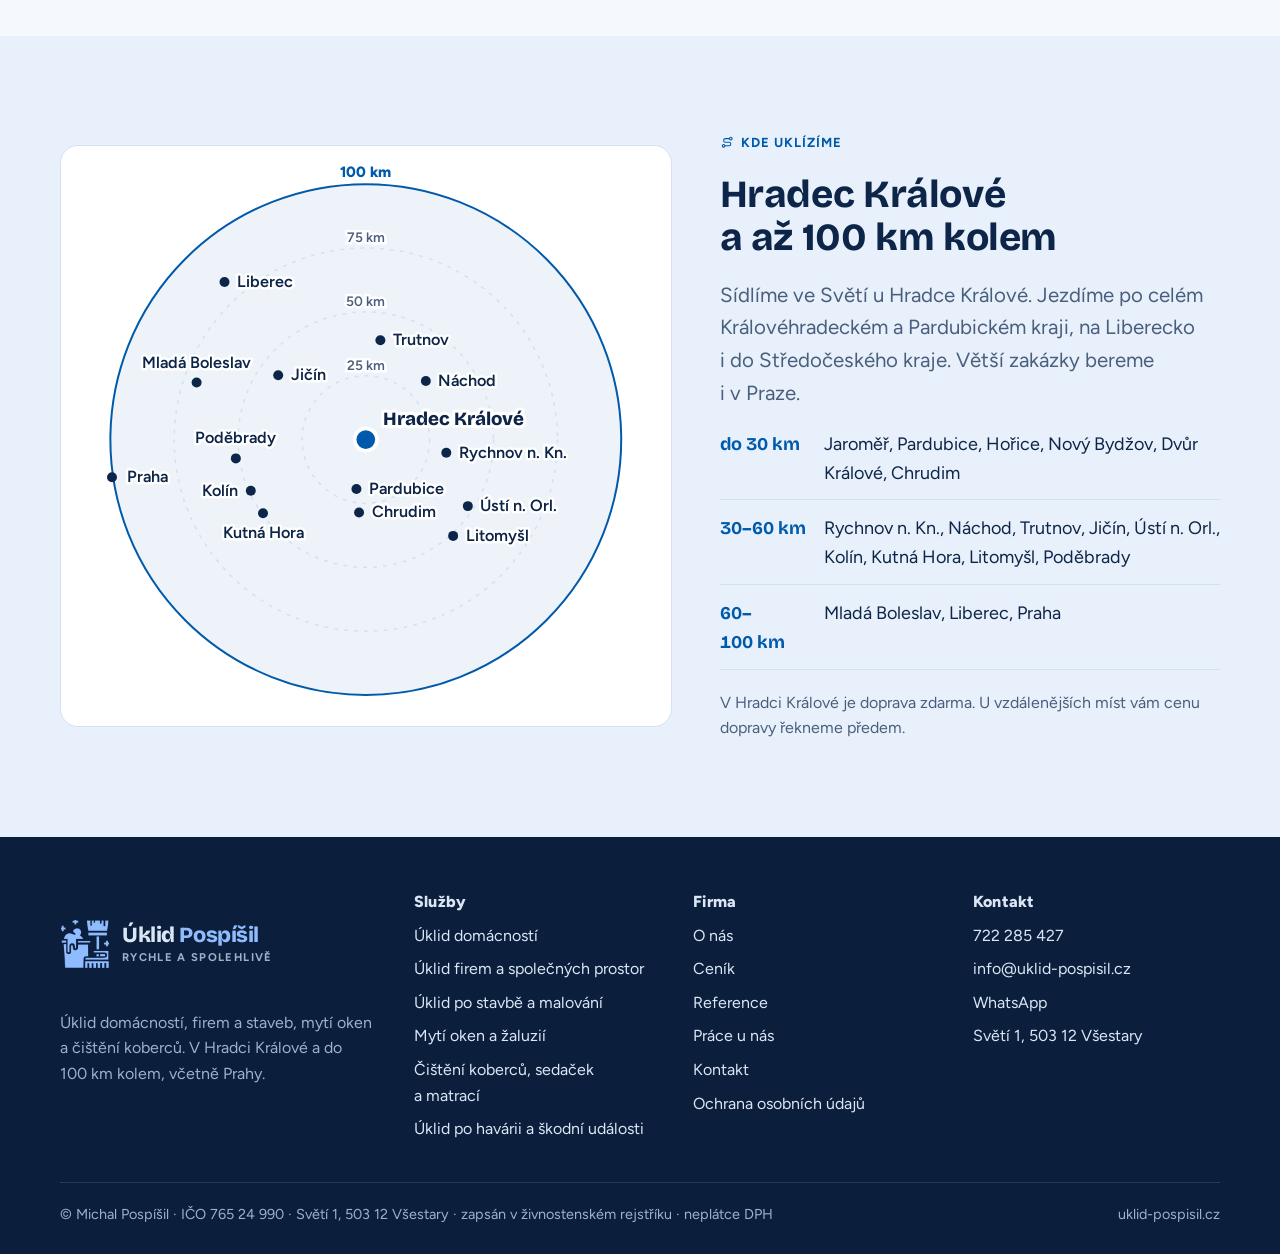
<file: site/kontakt.html>
<!doctype html>
<html lang="cs">
<head>
<meta charset="utf-8">
<meta name="viewport" content="width=device-width, initial-scale=1, viewport-fit=cover">
<title>Kontakt a poptávka | Úklid Pospíšil</title>
<meta name="description" content="Telefon 722 285 427, e-mail info@uklid-pospisil.cz. Nezávazná poptávka úklidu.">
<meta property="og:title" content="Kontakt a poptávka | Úklid Pospíšil">
<meta property="og:description" content="Telefon 722 285 427, e-mail info@uklid-pospisil.cz. Nezávazná poptávka úklidu.">
<meta property="og:image" content="https://uklid-pospisil.cz/img/hero-ai.jpg">
<meta property="og:locale" content="cs_CZ">
<meta name="theme-color" content="#005aab">
<link rel="icon" href="assets/favicon-64.png" type="image/png">
<link rel="apple-touch-icon" href="assets/apple-touch-icon.png">
<meta name="apple-mobile-web-app-title" content="Úklid Pospíšil">
<link rel="stylesheet" href="assets/style.css">

</head>
<body>
<div class="ribbon"><strong>Návrh nového webu</strong> · ukázka k&nbsp;odsouhlasení, texty a&nbsp;údaje ještě projdeme společně</div>
<header class="site-header">
  <div class="wrap header-row">
    <a class="logo" href="index.html" aria-label="Úklid Pospíšil – úvodní stránka"><span class="logo-mark" aria-hidden="true"></span><span class="logo-text"><span class="logo-name">Úklid <span>Pospíšil</span></span><span class="logo-sub">Rychle a&nbsp;spolehlivě</span></span></a>
    <button class="menu-btn" type="button" aria-expanded="false" aria-controls="hlavni-menu" aria-label="Menu"><svg class="ico" viewBox="0 0 24 24" aria-hidden="true"><path d="M4 7h16M4 12h16M4 17h16"/></svg></button>
    <nav class="nav" id="hlavni-menu" aria-label="Hlavní menu"><a href="sluzby.html">Služby</a><a href="cenik.html">Ceník</a><a href="o-nas.html">O&nbsp;nás</a><a href="reference.html">Reference</a><a href="kontakt.html" aria-current="page">Kontakt</a></nav>
    <div class="header-cta">
      <a class="btn btn--ghost btn--small" href="tel:+420722285427"><svg class="ico" viewBox="0 0 24 24" aria-hidden="true"><path d="M5 4h3.5l2 5-2.4 1.5a11 11 0 0 0 5.4 5.4L15 13.5l5 2V19a2 2 0 0 1-2 2A16 16 0 0 1 3 6a2 2 0 0 1 2-2z"/></svg><span class="nobr">722 285 427</span></a>
      <a class="btn btn--sun btn--small" href="kontakt.html"><span class="btn-label-long">Nezávazná poptávka</span><span class="btn-label-short">Poptávka</span></a>
    </div>
  </div>
</header><main id="obsah">
<section class="page-hero"><div class="wrap">
  <div class="crumbs"><a href="index.html">Úvod</a> / <span>Kontakt</span></div>
  <h1>Kontakt a&nbsp;poptávka</h1>
  <p class="lead">Zavolejte, napište nebo vyplňte krátkou poptávku. Odpovídáme co nejdřív, obvykle do hodiny.</p>
</div></section>

<section class="section" style="padding-top:24px"><div class="wrap contact-grid">
  <div class="stack" style="gap:6px">
    <div class="contact-line"><span class="icon-chip"><svg class="ico" viewBox="0 0 24 24" aria-hidden="true"><path d="M5 4h3.5l2 5-2.4 1.5a11 11 0 0 0 5.4 5.4L15 13.5l5 2V19a2 2 0 0 1-2 2A16 16 0 0 1 3 6a2 2 0 0 1 2-2z"/></svg></span><div><small>Telefon (i&nbsp;WhatsApp)</small>
      <a href="tel:+420722285427" id="c-phone">722 285 427</a><button class="copy-btn" type="button" data-copy="722 285 427" aria-controls="c-phone">Kopírovat</button></div></div>
    <div class="contact-line"><span class="icon-chip"><svg class="ico" viewBox="0 0 24 24" aria-hidden="true"><rect x="3" y="5" width="18" height="14" rx="2"/><path d="m3 7 9 6 9-6"/></svg></span><div><small>E-mail</small>
      <a href="mailto:info@uklid-pospisil.cz" id="c-mail">info@uklid-pospisil.cz</a><button class="copy-btn" type="button" data-copy="info@uklid-pospisil.cz" aria-controls="c-mail">Kopírovat</button></div></div>
    <div class="contact-line"><span class="icon-chip"><svg class="ico" viewBox="0 0 24 24" aria-hidden="true"><path d="M20 11.5a8 8 0 0 1-11.8 7L4 20l1.5-4A8 8 0 1 1 20 11.5z"/><path d="M9 9.5c0 3 2.5 5.5 5.5 5.5l1-1.5-2-1-1 .8a4 4 0 0 1-1.8-1.8l.8-1-1-2z"/></svg></span><div><small>Fotky k&nbsp;nacenění</small>
      <a href="https://wa.me/420722285427?text=Dobr%C3%BD%20den%2C%20pos%C3%ADl%C3%A1m%20fotky%20k%20nacen%C4%9Bn%C3%AD%20%C3%BAklidu.%20M%C3%ADsto%3A%20" target="_blank" rel="noopener">Napsat na WhatsApp</a></div></div>
    <div class="contact-line"><span class="icon-chip"><svg class="ico" viewBox="0 0 24 24" aria-hidden="true"><path d="M12 21s-7-6.2-7-11.5a7 7 0 0 1 14 0C19 14.8 12 21 12 21z"/><circle cx="12" cy="9.5" r="2.5"/></svg></span><div><small>Sídlo</small>
      <span class="val">Světí 1, 503 12 Všestary</span></div></div>
    <div class="contact-line"><span class="icon-chip"><svg class="ico" viewBox="0 0 24 24" aria-hidden="true"><path d="M20 14.5A8 8 0 1 1 9.5 4a6.5 6.5 0 0 0 10.5 10.5z"/></svg></span><div><small>Kdy pracujeme</small>
      <span class="val">i&nbsp;večer a&nbsp;o&nbsp;víkendech</span></div></div>
    <p class="muted" style="font-size:1rem;margin-top:14px">Při havárii v&nbsp;okolí Hradce Králové přijedeme i&nbsp;v&nbsp;noci. Když nezvedneme telefon, jsme nejspíš na zakázce. Zavoláme vám zpět, jakmile to půjde.</p>
    <dl class="facts" style="margin-top:14px">
      <div><dt>Podnikatel</dt><dd>Michal Pospíšil</dd></div>
      <div><dt>IČO</dt><dd>765 24 990</dd></div>
      <div><dt>Datová schránka</dt><dd>dant4jc</dd></div>
    </dl>
  </div>

  <div>
    <form class="form" id="poptavka" action="poptavka.php" method="post" accept-charset="UTF-8" novalidate>
      <div class="stack" style="gap:6px"><h2 style="font-size:1.7rem">Nezávazná poptávka</h2>
        <p class="muted" style="font-size:1rem">Vyplnění zabere asi minutu. Pole s&nbsp;hvězdičkou jsou povinná.</p></div>
      <div class="form-row">
        <div class="field"><label for="f-jmeno">Jméno *</label><input id="f-jmeno" name="jmeno" autocomplete="name" maxlength="100" required></div>
        <div class="field"><label for="f-telefon">Telefon *</label><input id="f-telefon" name="telefon" type="tel" autocomplete="tel" maxlength="30" required></div>
      </div>
      <div class="form-row">
        <div class="field"><label for="f-email">E-mail <span class="opt">(nepovinné)</span></label><input id="f-email" name="email" type="email" autocomplete="email" maxlength="120"></div>
        <div class="field"><label for="f-sluzba">Služba *</label><select id="f-sluzba" name="sluzba" required><option value="">Vyberte…</option><option value="uklid-domacnosti">Úklid domácností</option><option value="uklid-firem">Úklid firem a&nbsp;společných prostor</option><option value="uklid-po-stavbe">Úklid po stavbě a&nbsp;malování</option><option value="myti-oken">Mytí oken a&nbsp;žaluzií</option><option value="cisteni-kobercu-a-calouneni">Čištění koberců, sedaček a&nbsp;matrací</option><option value="uklid-po-pojistne-udalosti">Úklid po havárii a&nbsp;škodní události</option><option value="jine">Něco jiného</option></select></div>
      </div>
      <div class="form-row">
        <div class="field"><label for="f-misto">Obec, kde se uklízí *</label><input id="f-misto" name="misto" maxlength="100" required placeholder="např. Hradec Králové"></div>
        <div class="field"><label for="f-termin">Kdy by se vám hodilo <span class="opt">(nepovinné)</span></label><input id="f-termin" name="termin" maxlength="100" placeholder="např. příští týden"></div>
      </div>
      <div class="field"><label for="f-zprava">Co potřebujete uklidit *</label><textarea id="f-zprava" name="zprava" maxlength="3000" required placeholder="např. byt 3+1 po malování, asi 75 m², včetně oken"></textarea></div>
      <label class="check-field" for="f-souhlas"><input id="f-souhlas" type="checkbox" name="souhlas" required><span>Beru na vědomí, že mé údaje zpracujete kvůli vyřízení poptávky. Více v&nbsp;<a href="ochrana-udaju.html">zásadách ochrany osobních údajů</a>.</span></label>
      <div class="hp" aria-hidden="true"><label for="f-web">Nevyplňujte</label><input id="f-web" name="web" tabindex="-1" autocomplete="off"></div>
      <input type="hidden" name="t" id="f-t" value="">
      <button class="btn btn--sun" type="submit" id="poptavka-submit">Odeslat poptávku <svg class="ico" viewBox="0 0 24 24" aria-hidden="true"><path d="M5 12h14M13 6l6 6-6 6"/></svg></button>
      <p class="form-error" id="poptavka-error" role="alert" hidden>Poptávku se nepodařilo odeslat. Zkuste to prosím znovu, nebo nám rovnou zavolejte na <a href="tel:+420722285427" class="nobr">722 285 427</a>.</p>
    </form>
    <div class="form-done" id="poptavka-sent" hidden role="status">
      <h3>Děkujeme, poptávka je odeslaná</h3>
      <p>Ozveme se vám co nejdřív, obvykle do hodiny. Pokud spěcháte, zavolejte na <a href="tel:+420722285427" class="nobr">722 285 427</a>.</p>
    </div>
    <div class="form-done" id="poptavka-done" hidden>
      <h3>Děkujeme, poptávka je připravená</h3>
      <p class="muted">Tohle je ukázka, nic se neodeslalo. Na webu uklid-pospisil.cz přijde tato zpráva e-mailem na info@uklid-pospisil.cz:</p>
      <pre></pre>
      <button class="btn btn--ghost btn--small" type="button" id="poptavka-again">Upravit poptávku</button>
    </div>
  </div>
</div></section>

<section class="section section--tint"><div class="wrap"><div class="area">
  <div class="map-card"><svg viewBox="-235 -226 470 446" role="img" aria-label="Mapa působnosti: okruh 100 km kolem Hradce Králové, včetně Prahy"><circle class="map-fill" cx="0" cy="0" r="205.0"/><circle class="map-ring" cx="0" cy="0" r="51.2"/><text class="map-km" x="0" y="-56.2" text-anchor="middle">25&nbsp;km</text><circle class="map-ring" cx="0" cy="0" r="102.5"/><text class="map-km" x="0" y="-107.5" text-anchor="middle">50&nbsp;km</text><circle class="map-ring" cx="0" cy="0" r="153.8"/><text class="map-km" x="0" y="-158.8" text-anchor="middle">75&nbsp;km</text><circle class="map-ring map-ring--outer" cx="0" cy="0" r="205.0"/><text class="map-km map-km--outer" x="0" y="-211.0" text-anchor="middle">100&nbsp;km</text><circle class="map-dot" cx="-7.5" cy="39.6" r="4"/><text class="map-label" x="2.5" y="43.6" text-anchor="start">Pardubice</text><circle class="map-dot" cx="-70.3" cy="-51.7" r="4"/><text class="map-label" x="-60.3" y="-47.7" text-anchor="start">Jičín</text><circle class="map-dot" cx="48.2" cy="-47.0" r="4"/><text class="map-label" x="58.2" y="-43.0" text-anchor="start">Náchod</text><circle class="map-dot" cx="11.7" cy="-79.7" r="4"/><text class="map-label" x="21.7" y="-75.7" text-anchor="start">Trutnov</text><circle class="map-dot" cx="64.6" cy="10.5" r="4"/><text class="map-label" x="74.6" y="14.5" text-anchor="start">Rychnov n. Kn.</text><circle class="map-dot" cx="-5.4" cy="58.5" r="4"/><text class="map-label" x="4.6" y="62.5" text-anchor="start">Chrudim</text><circle class="map-dot" cx="-92.3" cy="41.0" r="4"/><text class="map-label" x="-102.3" y="45.0" text-anchor="end">Kolín</text><circle class="map-dot" cx="-82.5" cy="59.2" r="4"/><text class="map-label" x="-82.5" y="79.2" text-anchor="middle">Kutná Hora</text><circle class="map-dot" cx="-104.3" cy="15.1" r="4"/><text class="map-label" x="-104.3" y="3.1" text-anchor="middle">Poděbrady</text><circle class="map-dot" cx="-135.8" cy="-45.8" r="4"/><text class="map-label" x="-135.8" y="-57.8" text-anchor="middle">Mladá Boleslav</text><circle class="map-dot" cx="-113.4" cy="-126.5" r="4"/><text class="map-label" x="-103.4" y="-122.5" text-anchor="start">Liberec</text><circle class="map-dot" cx="-203.7" cy="30.3" r="4"/><text class="map-label" x="-191.7" y="34.3" text-anchor="start">Praha</text><circle class="map-dot" cx="81.9" cy="53.4" r="4"/><text class="map-label" x="91.9" y="57.4" text-anchor="start">Ústí n. Orl.</text><circle class="map-dot" cx="70.1" cy="77.3" r="4"/><text class="map-label" x="80.1" y="81.3" text-anchor="start">Litomyšl</text><circle class="map-home" cx="0" cy="0" r="9"/><text class="map-home-label" x="14" y="-12">Hradec Králové</text></svg></div>
  <div class="stack" style="gap:20px">
    <span class="eyebrow"><svg class="ico" viewBox="0 0 24 24" aria-hidden="true"><circle cx="6" cy="18" r="2.2"/><circle cx="18" cy="6" r="2.2"/><path d="M8.2 18H15a3 3 0 0 0 0-6H9a3 3 0 0 1 0-6h6.8"/></svg> Kde uklízíme</span>
    <h2>Hradec Králové a&nbsp;až 100&nbsp;km kolem</h2>
    <p class="lead">Sídlíme ve Světí u&nbsp;Hradce Králové. Jezdíme po celém Královéhradeckém a&nbsp;Pardubickém kraji, na Liberecko i&nbsp;do Středočeského kraje. Větší zakázky bereme i&nbsp;v&nbsp;Praze.</p>
    <div class="town-list"><div class="town-row"><b>do 30&nbsp;km</b><span>Jaroměř, Pardubice, Hořice, Nový Bydžov, Dvůr Králové, Chrudim</span></div><div class="town-row"><b>30–60&nbsp;km</b><span>Rychnov n. Kn., Náchod, Trutnov, Jičín, Ústí n. Orl., Kolín, Kutná Hora, Litomyšl, Poděbrady</span></div><div class="town-row"><b>60–100&nbsp;km</b><span>Mladá Boleslav, Liberec, Praha</span></div></div>
    <p class="muted" style="font-size:1rem">V&nbsp;Hradci Králové je doprava zdarma. U&nbsp;vzdálenějších míst vám cenu dopravy řekneme předem.</p>
  </div>
</div></div></section>
</main>
<footer class="site-footer">
  <div class="wrap">
    <div class="foot-grid">
      <div class="stack" style="gap:14px">
        <a class="logo" href="index.html"><span class="logo-mark" aria-hidden="true"></span><span class="logo-text"><span class="logo-name">Úklid <span>Pospíšil</span></span><span class="logo-sub">Rychle a&nbsp;spolehlivě</span></span></a>
        <p>Úklid domácností, firem a&nbsp;staveb, mytí oken a&nbsp;čištění koberců. V&nbsp;Hradci Králové a&nbsp;do 100&nbsp;km kolem, včetně Prahy.</p>
      </div>
      <div><h4>Služby</h4><ul><li><a href="uklid-domacnosti.html">Úklid domácností</a></li><li><a href="uklid-firem.html">Úklid firem a&nbsp;společných prostor</a></li><li><a href="uklid-po-stavbe.html">Úklid po stavbě a&nbsp;malování</a></li><li><a href="myti-oken.html">Mytí oken a&nbsp;žaluzií</a></li><li><a href="cisteni-kobercu-a-calouneni.html">Čištění koberců, sedaček a&nbsp;matrací</a></li><li><a href="uklid-po-pojistne-udalosti.html">Úklid po havárii a&nbsp;škodní události</a></li></ul></div>
      <div><h4>Firma</h4><ul>
        <li><a href="o-nas.html">O&nbsp;nás</a></li><li><a href="cenik.html">Ceník</a></li>
        <li><a href="reference.html">Reference</a></li><li><a href="kariera.html">Práce u&nbsp;nás</a></li>
        <li><a href="kontakt.html">Kontakt</a></li><li><a href="ochrana-udaju.html">Ochrana osobních údajů</a></li></ul></div>
      <div><h4>Kontakt</h4><ul>
        <li><a href="tel:+420722285427">722 285 427</a></li>
        <li><a href="mailto:info@uklid-pospisil.cz">info@uklid-pospisil.cz</a></li>
        <li><a href="https://wa.me/420722285427?text=Dobr%C3%BD%20den%2C%20pos%C3%ADl%C3%A1m%20fotky%20k%20nacen%C4%9Bn%C3%AD%20%C3%BAklidu.%20M%C3%ADsto%3A%20" target="_blank" rel="noopener">WhatsApp</a></li>
        <li>Světí 1, 503 12 Všestary</li></ul></div>
    </div>
    <div class="foot-bottom">
      <span>© Michal Pospíšil · IČO 765 24 990 · Světí 1, 503 12 Všestary · zapsán v&nbsp;živnostenském rejstříku · neplátce DPH</span>
      <span>uklid-pospisil.cz</span>
    </div>
  </div>
</footer>
<nav class="mobile-bar" aria-label="Rychlý kontakt">
  <a class="btn btn--ghost" href="tel:+420722285427"><svg class="ico" viewBox="0 0 24 24" aria-hidden="true"><path d="M5 4h3.5l2 5-2.4 1.5a11 11 0 0 0 5.4 5.4L15 13.5l5 2V19a2 2 0 0 1-2 2A16 16 0 0 1 3 6a2 2 0 0 1 2-2z"/></svg>Zavolat</a>
  <a class="btn btn--ghost" href="https://wa.me/420722285427?text=Dobr%C3%BD%20den%2C%20pos%C3%ADl%C3%A1m%20fotky%20k%20nacen%C4%9Bn%C3%AD%20%C3%BAklidu.%20M%C3%ADsto%3A%20" target="_blank" rel="noopener"><svg class="ico" viewBox="0 0 24 24" aria-hidden="true"><path d="M20 11.5a8 8 0 0 1-11.8 7L4 20l1.5-4A8 8 0 1 1 20 11.5z"/><path d="M9 9.5c0 3 2.5 5.5 5.5 5.5l1-1.5-2-1-1 .8a4 4 0 0 1-1.8-1.8l.8-1-1-2z"/></svg>WhatsApp</a>
  <a class="btn btn--sun" href="kontakt.html">Poptávka</a>
</nav>
<script src="assets/main.js"></script>
</body>
</html>
</file>
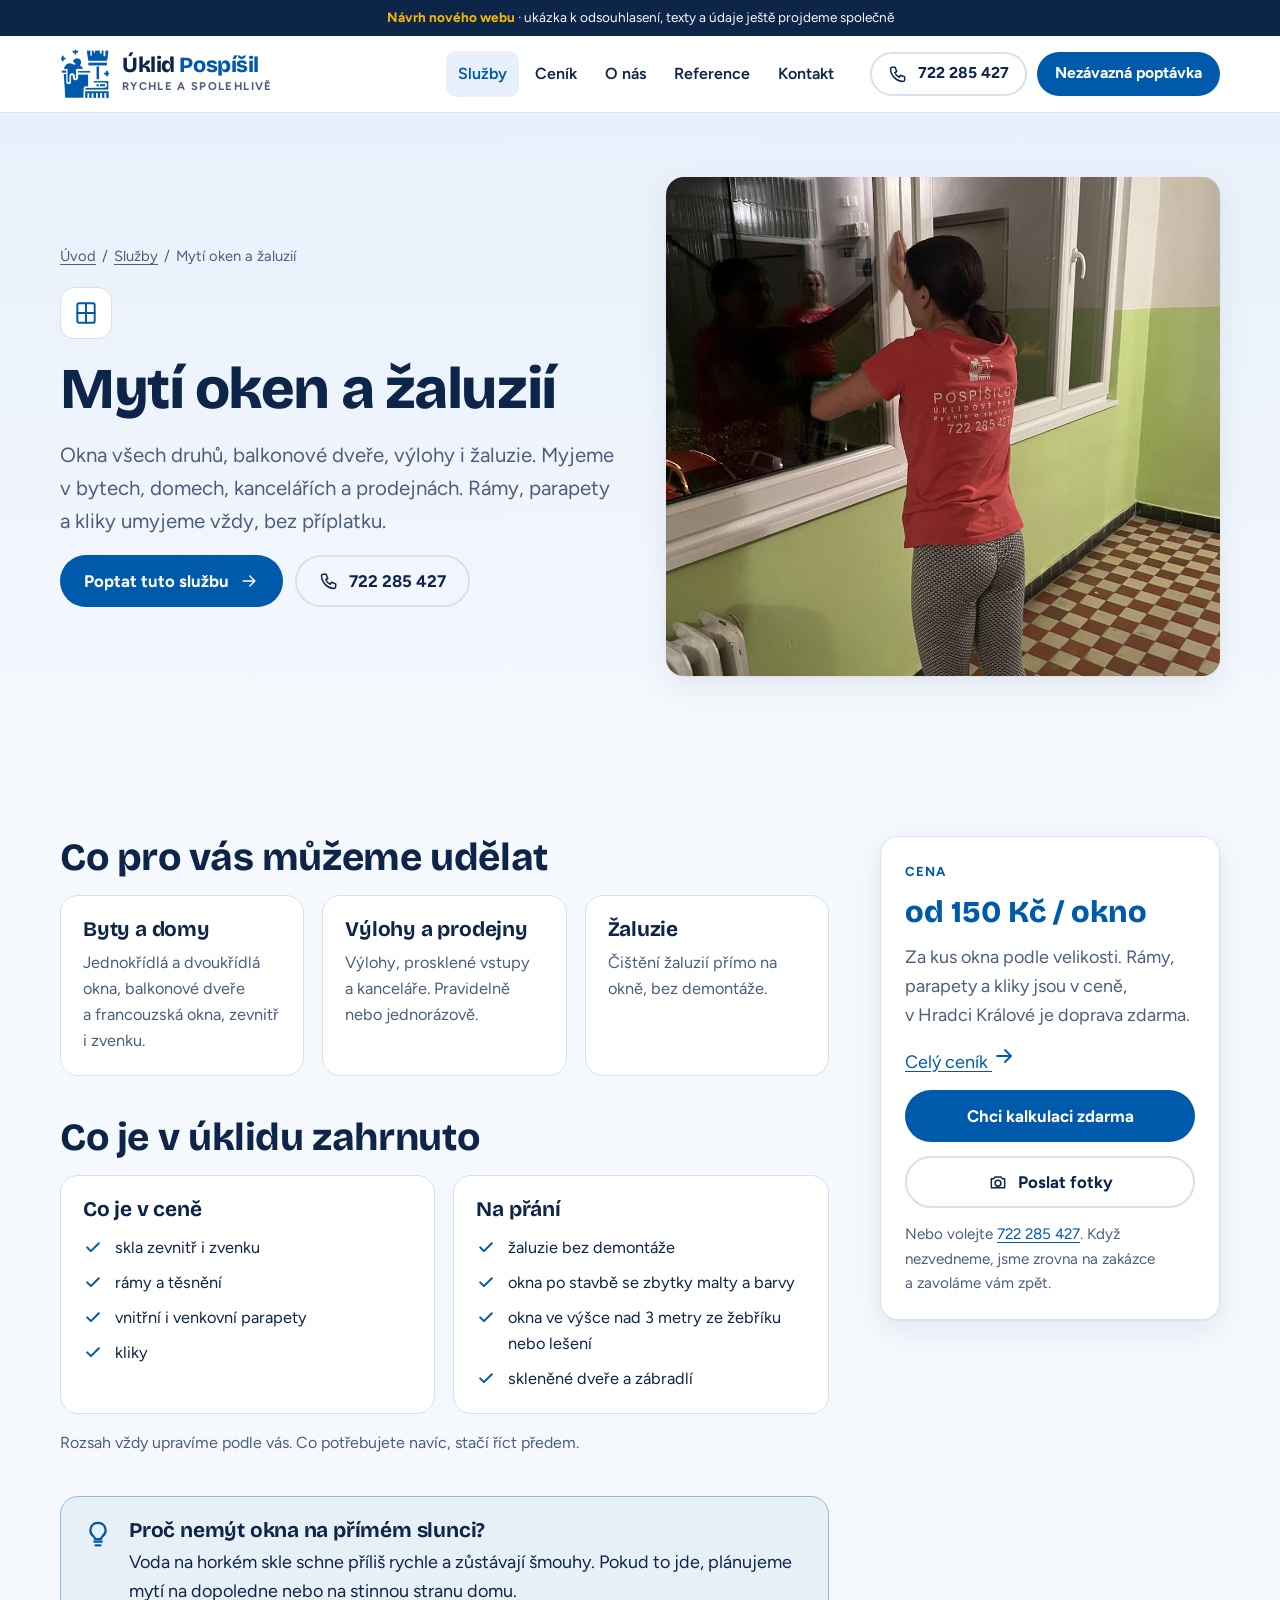
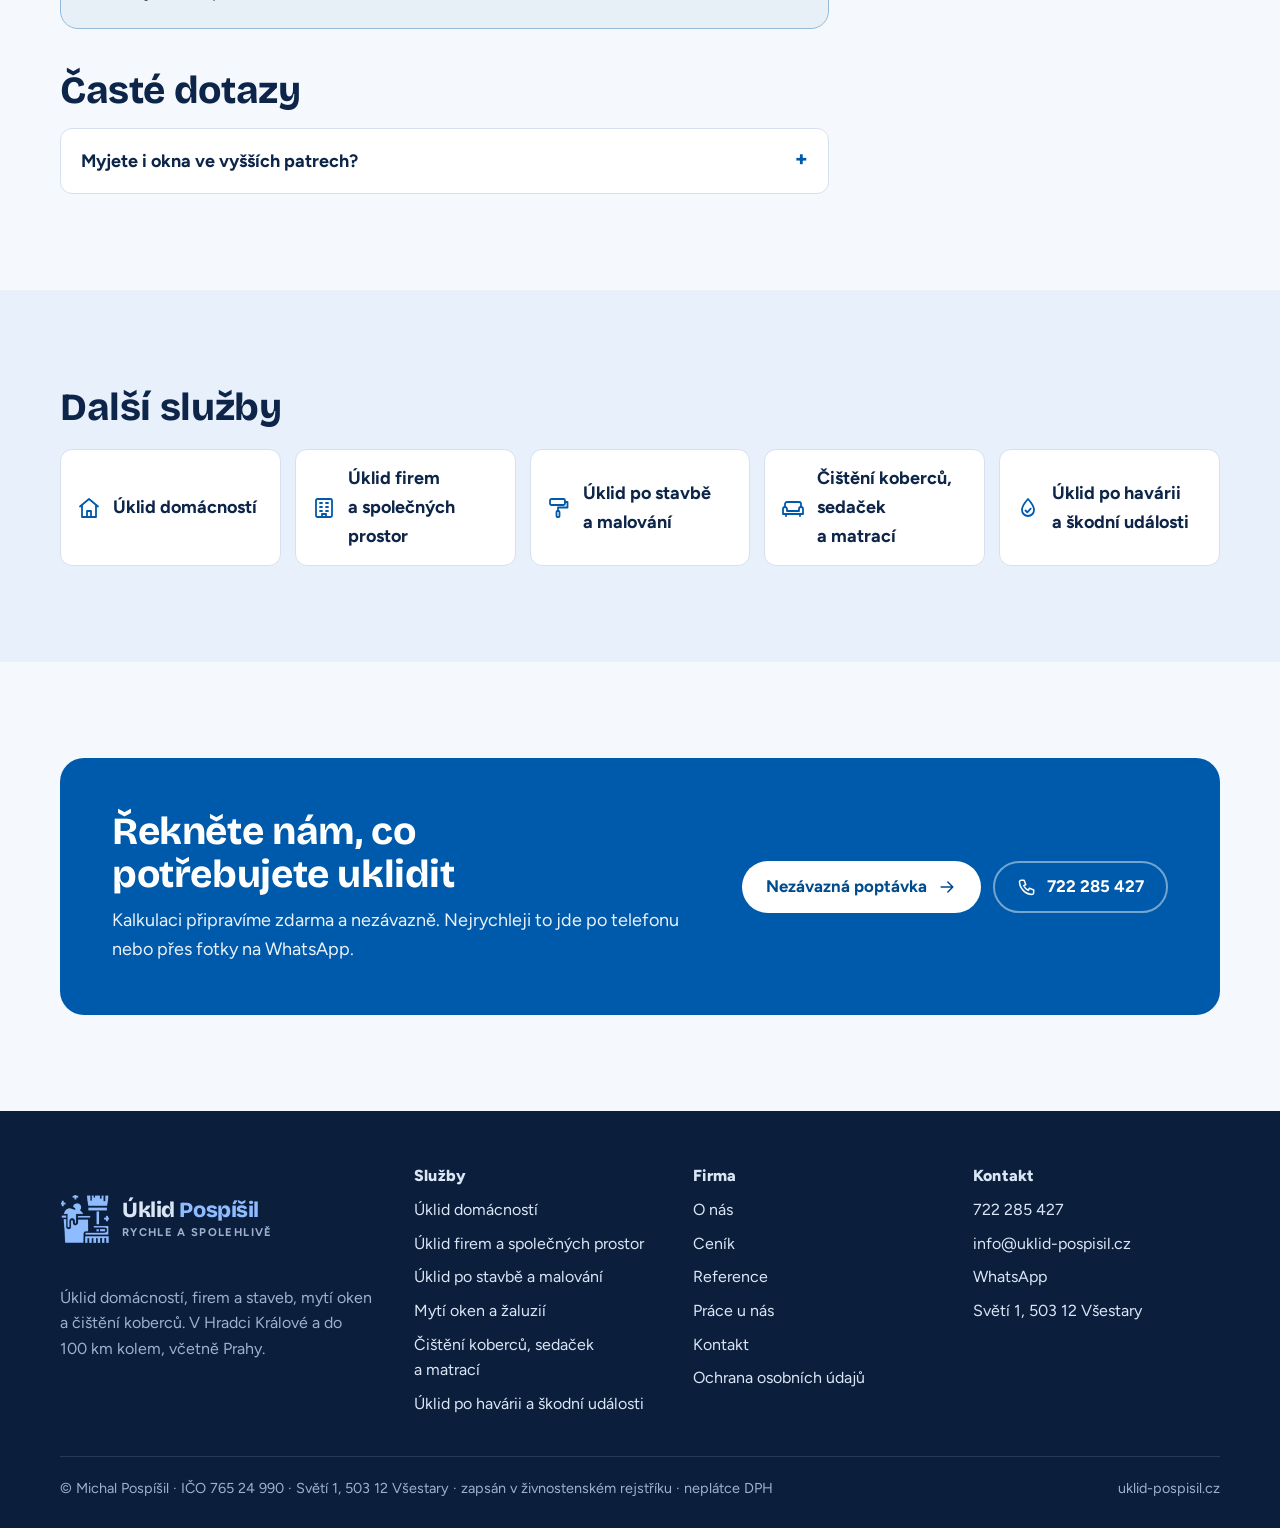
<file: site/myti-oken.html>
<!doctype html>
<html lang="cs">
<head>
<meta charset="utf-8">
<meta name="viewport" content="width=device-width, initial-scale=1, viewport-fit=cover">
<title>Mytí oken a žaluzií Hradec Králové | Úklid Pospíšil</title>
<meta name="description" content="Okna všech druhů, balkonové dveře, výlohy i žaluzie. Myjeme v bytech, domech, kancelářích a prodejnách. Rámy, parapety a kliky umyjeme vždy, bez příplatku.">
<meta property="og:title" content="Mytí oken a žaluzií Hradec Králové | Úklid Pospíšil">
<meta property="og:description" content="Okna všech druhů, balkonové dveře, výlohy i žaluzie. Myjeme v bytech, domech, kancelářích a prodejnách. Rámy, parapety a kliky umyjeme vždy, bez příplatku.">
<meta property="og:image" content="https://uklid-pospisil.cz/img/hero-ai.jpg">
<meta property="og:locale" content="cs_CZ">
<meta name="theme-color" content="#005aab">
<link rel="icon" href="assets/favicon-64.png" type="image/png">
<link rel="apple-touch-icon" href="assets/apple-touch-icon.png">
<meta name="apple-mobile-web-app-title" content="Úklid Pospíšil">
<link rel="stylesheet" href="assets/style.css">

</head>
<body>
<div class="ribbon"><strong>Návrh nového webu</strong> · ukázka k&nbsp;odsouhlasení, texty a&nbsp;údaje ještě projdeme společně</div>
<header class="site-header">
  <div class="wrap header-row">
    <a class="logo" href="index.html" aria-label="Úklid Pospíšil – úvodní stránka"><span class="logo-mark" aria-hidden="true"></span><span class="logo-text"><span class="logo-name">Úklid <span>Pospíšil</span></span><span class="logo-sub">Rychle a&nbsp;spolehlivě</span></span></a>
    <button class="menu-btn" type="button" aria-expanded="false" aria-controls="hlavni-menu" aria-label="Menu"><svg class="ico" viewBox="0 0 24 24" aria-hidden="true"><path d="M4 7h16M4 12h16M4 17h16"/></svg></button>
    <nav class="nav" id="hlavni-menu" aria-label="Hlavní menu"><a href="sluzby.html" aria-current="page">Služby</a><a href="cenik.html">Ceník</a><a href="o-nas.html">O&nbsp;nás</a><a href="reference.html">Reference</a><a href="kontakt.html">Kontakt</a></nav>
    <div class="header-cta">
      <a class="btn btn--ghost btn--small" href="tel:+420722285427"><svg class="ico" viewBox="0 0 24 24" aria-hidden="true"><path d="M5 4h3.5l2 5-2.4 1.5a11 11 0 0 0 5.4 5.4L15 13.5l5 2V19a2 2 0 0 1-2 2A16 16 0 0 1 3 6a2 2 0 0 1 2-2z"/></svg><span class="nobr">722 285 427</span></a>
      <a class="btn btn--sun btn--small" href="kontakt.html"><span class="btn-label-long">Nezávazná poptávka</span><span class="btn-label-short">Poptávka</span></a>
    </div>
  </div>
</header><main id="obsah">
<section class="page-hero"><div class="wrap">
  <div class="grid-2">
    <div class="stack" style="gap:18px;min-width:0">
      <div class="crumbs"><a href="index.html">Úvod</a> / <a href="sluzby.html">Služby</a> / <span>Mytí oken a&nbsp;žaluzií</span></div>
      <span class="icon-chip"><svg class="ico" viewBox="0 0 24 24" aria-hidden="true"><rect x="4" y="3" width="16" height="18" rx="1.5"/><path d="M12 3v18M4 12h16"/></svg></span>
      <h1>Mytí oken a&nbsp;žaluzií</h1>
      <p class="lead">Okna všech druhů, balkonové dveře, výlohy i&nbsp;žaluzie. Myjeme v&nbsp;bytech, domech, kancelářích a&nbsp;prodejnách. Rámy, parapety a&nbsp;kliky umyjeme vždy, bez příplatku.</p>
      <div class="btn-row">
        <a class="btn btn--sun" href="kontakt.html#myti-oken">Poptat tuto službu <svg class="ico" viewBox="0 0 24 24" aria-hidden="true"><path d="M5 12h14M13 6l6 6-6 6"/></svg></a>
        <a class="btn btn--ghost" href="tel:+420722285427"><svg class="ico" viewBox="0 0 24 24" aria-hidden="true"><path d="M5 4h3.5l2 5-2.4 1.5a11 11 0 0 0 5.4 5.4L15 13.5l5 2V19a2 2 0 0 1-2 2A16 16 0 0 1 3 6a2 2 0 0 1 2-2z"/></svg><span class="nobr">722 285 427</span></a>
      </div>
    </div>
    <figure class="photo photo--tall" style="margin:0"><img src="img/okna.jpg" alt="Kolegyně myje okno na chodbě domu" loading="eager" decoding="async" style="object-position:50% 30%"></figure>
  </div>
</div></section>

<section class="section"><div class="wrap detail-layout">
  <div class="stack">
    <div class="stack"><h2>Co pro vás můžeme udělat</h2><div class="variants"><div class="variant"><h3>Byty a&nbsp;domy</h3><p>Jednokřídlá a&nbsp;dvoukřídlá okna, balkonové dveře a&nbsp;francouzská okna, zevnitř i&nbsp;zvenku.</p></div><div class="variant"><h3>Výlohy a&nbsp;prodejny</h3><p>Výlohy, prosklené vstupy a&nbsp;kanceláře. Pravidelně nebo jednorázově.</p></div><div class="variant"><h3>Žaluzie</h3><p>Čištění žaluzií přímo na okně, bez demontáže.</p></div></div></div>
    <div class="stack"><h2>Co je v&nbsp;úklidu zahrnuto</h2><div class="checklist-grid"><div class="check-card"><h3>Co je v&nbsp;ceně</h3><ul class="checks"><li><svg class="ico" viewBox="0 0 24 24" aria-hidden="true"><path d="M5 12.5l4.5 4.5L19 7.5"/></svg><span>skla zevnitř i&nbsp;zvenku</span></li><li><svg class="ico" viewBox="0 0 24 24" aria-hidden="true"><path d="M5 12.5l4.5 4.5L19 7.5"/></svg><span>rámy a&nbsp;těsnění</span></li><li><svg class="ico" viewBox="0 0 24 24" aria-hidden="true"><path d="M5 12.5l4.5 4.5L19 7.5"/></svg><span>vnitřní i&nbsp;venkovní parapety</span></li><li><svg class="ico" viewBox="0 0 24 24" aria-hidden="true"><path d="M5 12.5l4.5 4.5L19 7.5"/></svg><span>kliky</span></li></ul></div><div class="check-card"><h3>Na přání</h3><ul class="checks"><li><svg class="ico" viewBox="0 0 24 24" aria-hidden="true"><path d="M5 12.5l4.5 4.5L19 7.5"/></svg><span>žaluzie bez demontáže</span></li><li><svg class="ico" viewBox="0 0 24 24" aria-hidden="true"><path d="M5 12.5l4.5 4.5L19 7.5"/></svg><span>okna po stavbě se zbytky malty a&nbsp;barvy</span></li><li><svg class="ico" viewBox="0 0 24 24" aria-hidden="true"><path d="M5 12.5l4.5 4.5L19 7.5"/></svg><span>okna ve výšce nad 3&nbsp;metry ze žebříku nebo lešení</span></li><li><svg class="ico" viewBox="0 0 24 24" aria-hidden="true"><path d="M5 12.5l4.5 4.5L19 7.5"/></svg><span>skleněné dveře a&nbsp;zábradlí</span></li></ul></div></div>
      <p class="muted" style="font-size:1rem">Rozsah vždy upravíme podle vás. Co potřebujete navíc, stačí říct předem.</p></div>
    <div class="tip"><svg class="ico" viewBox="0 0 24 24" aria-hidden="true"><path d="M9 18h6M10 21h4"/><path d="M12 3a6 6 0 0 0-3.6 10.8c.7.6 1.1 1.3 1.1 2.2h5c0-.9.4-1.6 1.1-2.2A6 6 0 0 0 12 3z"/></svg><div><h3>Proč nemýt okna na přímém slunci?</h3><p>Voda na horkém skle schne příliš rychle a&nbsp;zůstávají šmouhy. Pokud to jde, plánujeme mytí na dopoledne nebo na stinnou stranu domu.</p></div></div>
    <div class="stack"><h2>Časté dotazy</h2><div class="faq"><details><summary>Myjete i&nbsp;okna ve vyšších patrech?</summary><p>Ano, i&nbsp;nad 3&nbsp;metry ze žebříku nebo z&nbsp;lešení. Práce ve výšce má příplatek, řekneme vám ho předem.</p></details></div></div>
  </div>
  <aside class="side-card">
    <span class="eyebrow">Cena</span>
    <p class="price-from">od 150&nbsp;Kč / okno</p>
    <p class="muted">Za kus okna podle velikosti. Rámy, parapety a&nbsp;kliky jsou v&nbsp;ceně, v&nbsp;Hradci Králové je doprava zdarma.</p>
    <a href="cenik.html#okna">Celý ceník <svg class="ico" viewBox="0 0 24 24" aria-hidden="true"><path d="M5 12h14M13 6l6 6-6 6"/></svg></a>
    <a class="btn btn--sun" href="kontakt.html#myti-oken">Chci kalkulaci zdarma</a>
    <a class="btn btn--ghost" href="https://wa.me/420722285427?text=Dobr%C3%BD%20den%2C%20pos%C3%ADl%C3%A1m%20fotky%20k%20nacen%C4%9Bn%C3%AD%20%C3%BAklidu.%20M%C3%ADsto%3A%20" target="_blank" rel="noopener"><svg class="ico" viewBox="0 0 24 24" aria-hidden="true"><path d="M4 8h3l1.5-2h7L17 8h3v11H4z"/><circle cx="12" cy="13.5" r="3.5"/></svg>Poslat fotky</a>
    <p class="muted" style="font-size:.95rem">Nebo volejte <a href="tel:+420722285427" class="nobr">722 285 427</a>. Když nezvedneme, jsme zrovna na zakázce a&nbsp;zavoláme vám zpět.</p>
  </aside>
</div></section>

<section class="section section--tint"><div class="wrap stack" style="gap:20px">
  <h2>Další služby</h2>
  <div class="related"><a href="uklid-domacnosti.html"><svg class="ico" viewBox="0 0 24 24" aria-hidden="true"><path d="M3 10.5 12 3l9 7.5"/><path d="M5 9.5V21h14V9.5"/><path d="M10 21v-6h4v6"/></svg><span>Úklid domácností</span></a><a href="uklid-firem.html"><svg class="ico" viewBox="0 0 24 24" aria-hidden="true"><rect x="4" y="3" width="16" height="18" rx="1.5"/><path d="M8 7h2M14 7h2M8 11h2M14 11h2M8 15h2M14 15h2"/><path d="M10 21v-3h4v3"/></svg><span>Úklid firem a&nbsp;společných prostor</span></a><a href="uklid-po-stavbe.html"><svg class="ico" viewBox="0 0 24 24" aria-hidden="true"><rect x="3" y="3" width="15" height="6" rx="1.5"/><path d="M18 6h2.5v5.5H11V15"/><rect x="9.5" y="15" width="3" height="6" rx="1"/></svg><span>Úklid po stavbě a&nbsp;malování</span></a><a href="cisteni-kobercu-a-calouneni.html"><svg class="ico" viewBox="0 0 24 24" aria-hidden="true"><path d="M4 11V8a2 2 0 0 1 2-2h12a2 2 0 0 1 2 2v3"/><path d="M2 13a2 2 0 0 1 4 0v2h12v-2a2 2 0 0 1 4 0v5H2z"/><path d="M5 18v2M19 18v2"/></svg><span>Čištění koberců, sedaček a&nbsp;matrací</span></a><a href="uklid-po-pojistne-udalosti.html"><svg class="ico" viewBox="0 0 24 24" aria-hidden="true"><path d="M12 3s6 6.5 6 11a6 6 0 0 1-12 0c0-4.5 6-11 6-11z"/><path d="M9.5 14.5l1.8 1.8 3.4-3.6"/></svg><span>Úklid po havárii a&nbsp;škodní události</span></a></div>
</div></section>
<section class="section"><div class="wrap">
  <div class="cta-band">
    <div><h2>Řekněte nám, co potřebujete uklidit</h2><p>Kalkulaci připravíme zdarma a&nbsp;nezávazně. Nejrychleji to jde po telefonu nebo přes fotky na WhatsApp.</p></div>
    <div class="btn-row">
      <a class="btn btn--sun" href="kontakt.html">Nezávazná poptávka <svg class="ico" viewBox="0 0 24 24" aria-hidden="true"><path d="M5 12h14M13 6l6 6-6 6"/></svg></a>
      <a class="btn btn--ghost" href="tel:+420722285427"><svg class="ico" viewBox="0 0 24 24" aria-hidden="true"><path d="M5 4h3.5l2 5-2.4 1.5a11 11 0 0 0 5.4 5.4L15 13.5l5 2V19a2 2 0 0 1-2 2A16 16 0 0 1 3 6a2 2 0 0 1 2-2z"/></svg><span class="nobr">722 285 427</span></a>
    </div>
  </div>
</div></section>
</main>
<footer class="site-footer">
  <div class="wrap">
    <div class="foot-grid">
      <div class="stack" style="gap:14px">
        <a class="logo" href="index.html"><span class="logo-mark" aria-hidden="true"></span><span class="logo-text"><span class="logo-name">Úklid <span>Pospíšil</span></span><span class="logo-sub">Rychle a&nbsp;spolehlivě</span></span></a>
        <p>Úklid domácností, firem a&nbsp;staveb, mytí oken a&nbsp;čištění koberců. V&nbsp;Hradci Králové a&nbsp;do 100&nbsp;km kolem, včetně Prahy.</p>
      </div>
      <div><h4>Služby</h4><ul><li><a href="uklid-domacnosti.html">Úklid domácností</a></li><li><a href="uklid-firem.html">Úklid firem a&nbsp;společných prostor</a></li><li><a href="uklid-po-stavbe.html">Úklid po stavbě a&nbsp;malování</a></li><li><a href="myti-oken.html">Mytí oken a&nbsp;žaluzií</a></li><li><a href="cisteni-kobercu-a-calouneni.html">Čištění koberců, sedaček a&nbsp;matrací</a></li><li><a href="uklid-po-pojistne-udalosti.html">Úklid po havárii a&nbsp;škodní události</a></li></ul></div>
      <div><h4>Firma</h4><ul>
        <li><a href="o-nas.html">O&nbsp;nás</a></li><li><a href="cenik.html">Ceník</a></li>
        <li><a href="reference.html">Reference</a></li><li><a href="kariera.html">Práce u&nbsp;nás</a></li>
        <li><a href="kontakt.html">Kontakt</a></li><li><a href="ochrana-udaju.html">Ochrana osobních údajů</a></li></ul></div>
      <div><h4>Kontakt</h4><ul>
        <li><a href="tel:+420722285427">722 285 427</a></li>
        <li><a href="mailto:info@uklid-pospisil.cz">info@uklid-pospisil.cz</a></li>
        <li><a href="https://wa.me/420722285427?text=Dobr%C3%BD%20den%2C%20pos%C3%ADl%C3%A1m%20fotky%20k%20nacen%C4%9Bn%C3%AD%20%C3%BAklidu.%20M%C3%ADsto%3A%20" target="_blank" rel="noopener">WhatsApp</a></li>
        <li>Světí 1, 503 12 Všestary</li></ul></div>
    </div>
    <div class="foot-bottom">
      <span>© Michal Pospíšil · IČO 765 24 990 · Světí 1, 503 12 Všestary · zapsán v&nbsp;živnostenském rejstříku · neplátce DPH</span>
      <span>uklid-pospisil.cz</span>
    </div>
  </div>
</footer>
<nav class="mobile-bar" aria-label="Rychlý kontakt">
  <a class="btn btn--ghost" href="tel:+420722285427"><svg class="ico" viewBox="0 0 24 24" aria-hidden="true"><path d="M5 4h3.5l2 5-2.4 1.5a11 11 0 0 0 5.4 5.4L15 13.5l5 2V19a2 2 0 0 1-2 2A16 16 0 0 1 3 6a2 2 0 0 1 2-2z"/></svg>Zavolat</a>
  <a class="btn btn--ghost" href="https://wa.me/420722285427?text=Dobr%C3%BD%20den%2C%20pos%C3%ADl%C3%A1m%20fotky%20k%20nacen%C4%9Bn%C3%AD%20%C3%BAklidu.%20M%C3%ADsto%3A%20" target="_blank" rel="noopener"><svg class="ico" viewBox="0 0 24 24" aria-hidden="true"><path d="M20 11.5a8 8 0 0 1-11.8 7L4 20l1.5-4A8 8 0 1 1 20 11.5z"/><path d="M9 9.5c0 3 2.5 5.5 5.5 5.5l1-1.5-2-1-1 .8a4 4 0 0 1-1.8-1.8l.8-1-1-2z"/></svg>WhatsApp</a>
  <a class="btn btn--sun" href="kontakt.html">Poptávka</a>
</nav>
<script src="assets/main.js"></script>
</body>
</html>
</file>
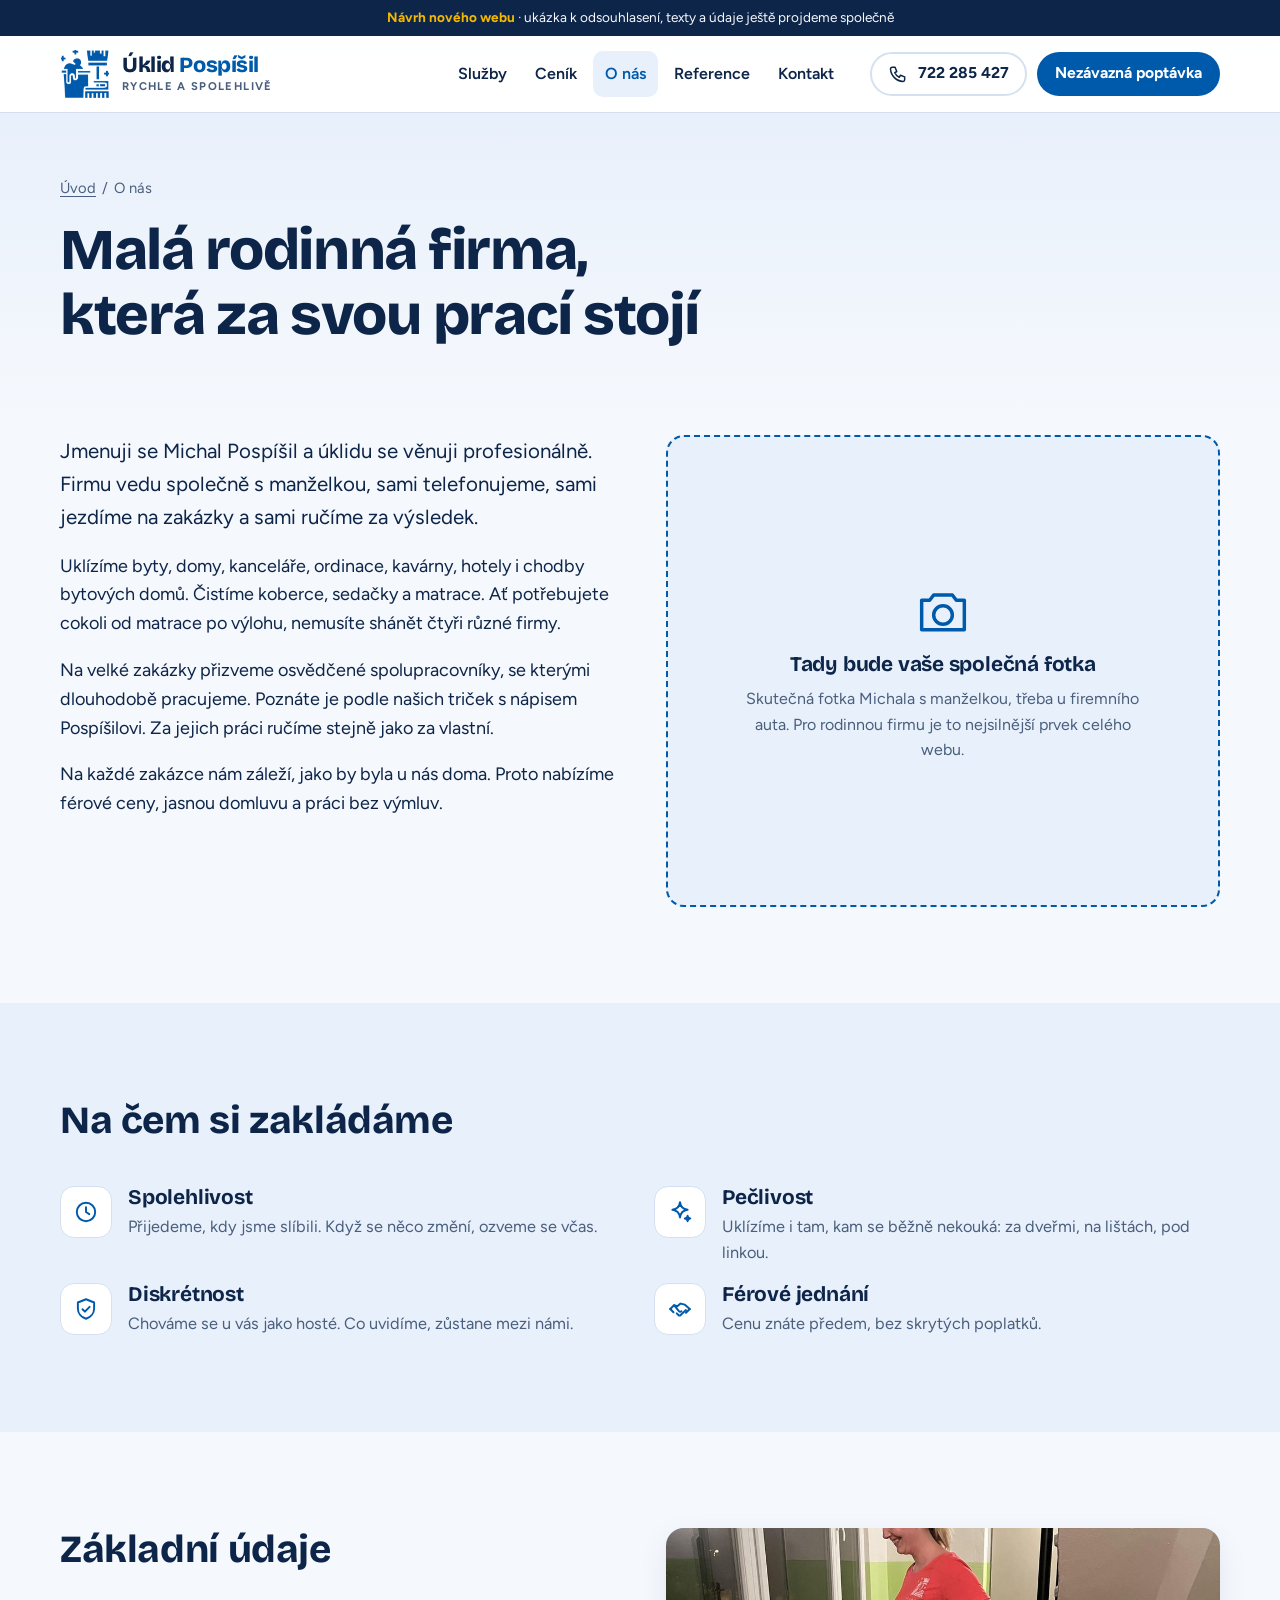
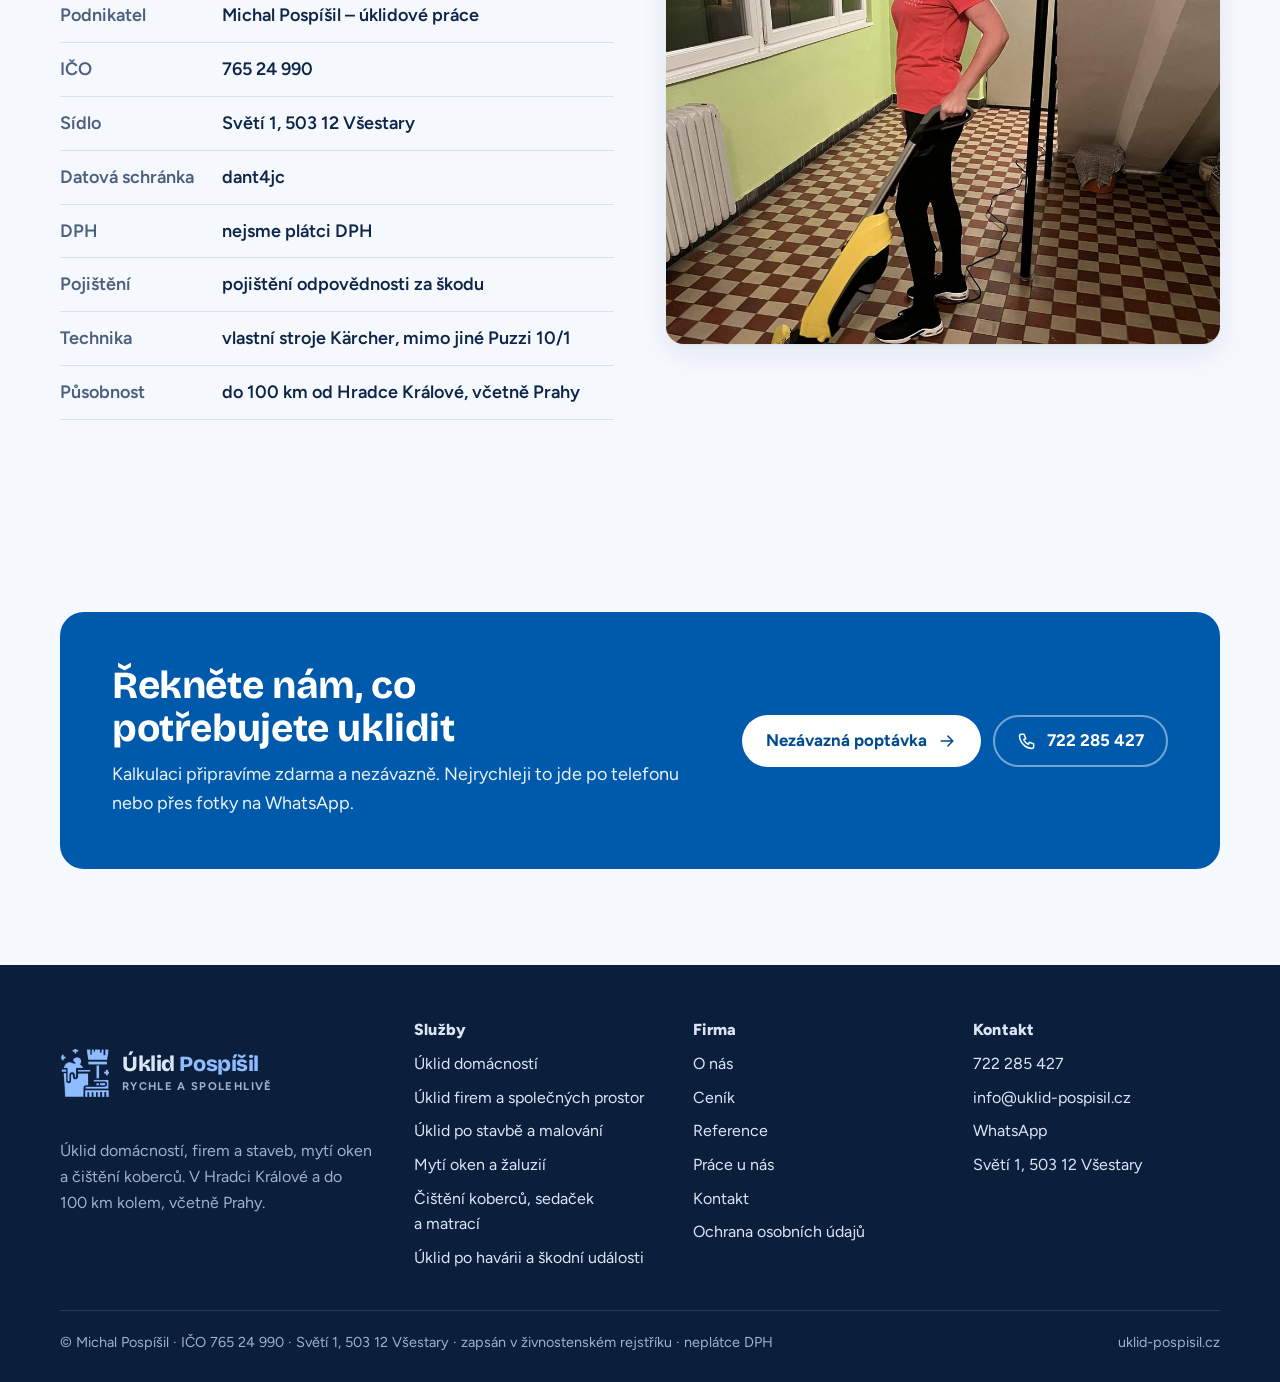
<file: site/o-nas.html>
<!doctype html>
<html lang="cs">
<head>
<meta charset="utf-8">
<meta name="viewport" content="width=device-width, initial-scale=1, viewport-fit=cover">
<title>O nás | Úklid Pospíšil</title>
<meta name="description" content="Rodinná úklidová firma Michala Pospíšila ze Světí u Hradce Králové. Pojištění, faktura, vlastní stroje Kärcher.">
<meta property="og:title" content="O nás | Úklid Pospíšil">
<meta property="og:description" content="Rodinná úklidová firma Michala Pospíšila ze Světí u Hradce Králové. Pojištění, faktura, vlastní stroje Kärcher.">
<meta property="og:image" content="https://uklid-pospisil.cz/img/hero-ai.jpg">
<meta property="og:locale" content="cs_CZ">
<meta name="theme-color" content="#005aab">
<link rel="icon" href="assets/favicon-64.png" type="image/png">
<link rel="apple-touch-icon" href="assets/apple-touch-icon.png">
<meta name="apple-mobile-web-app-title" content="Úklid Pospíšil">
<link rel="stylesheet" href="assets/style.css">

</head>
<body>
<div class="ribbon"><strong>Návrh nového webu</strong> · ukázka k&nbsp;odsouhlasení, texty a&nbsp;údaje ještě projdeme společně</div>
<header class="site-header">
  <div class="wrap header-row">
    <a class="logo" href="index.html" aria-label="Úklid Pospíšil – úvodní stránka"><span class="logo-mark" aria-hidden="true"></span><span class="logo-text"><span class="logo-name">Úklid <span>Pospíšil</span></span><span class="logo-sub">Rychle a&nbsp;spolehlivě</span></span></a>
    <button class="menu-btn" type="button" aria-expanded="false" aria-controls="hlavni-menu" aria-label="Menu"><svg class="ico" viewBox="0 0 24 24" aria-hidden="true"><path d="M4 7h16M4 12h16M4 17h16"/></svg></button>
    <nav class="nav" id="hlavni-menu" aria-label="Hlavní menu"><a href="sluzby.html">Služby</a><a href="cenik.html">Ceník</a><a href="o-nas.html" aria-current="page">O&nbsp;nás</a><a href="reference.html">Reference</a><a href="kontakt.html">Kontakt</a></nav>
    <div class="header-cta">
      <a class="btn btn--ghost btn--small" href="tel:+420722285427"><svg class="ico" viewBox="0 0 24 24" aria-hidden="true"><path d="M5 4h3.5l2 5-2.4 1.5a11 11 0 0 0 5.4 5.4L15 13.5l5 2V19a2 2 0 0 1-2 2A16 16 0 0 1 3 6a2 2 0 0 1 2-2z"/></svg><span class="nobr">722 285 427</span></a>
      <a class="btn btn--sun btn--small" href="kontakt.html"><span class="btn-label-long">Nezávazná poptávka</span><span class="btn-label-short">Poptávka</span></a>
    </div>
  </div>
</header><main id="obsah">
<section class="page-hero"><div class="wrap">
  <div class="crumbs"><a href="index.html">Úvod</a> / <span>O&nbsp;nás</span></div>
  <h1>Malá rodinná firma, která za svou prací stojí</h1>
</div></section>

<section class="section" style="padding-top:24px"><div class="wrap grid-2" style="align-items:start">
  <div class="prose">
    <p class="lead" style="color:var(--ink)">Jmenuji se Michal Pospíšil a&nbsp;úklidu se věnuji profesionálně. Firmu vedu společně s&nbsp;manželkou, sami telefonujeme, sami jezdíme na zakázky a&nbsp;sami ručíme za výsledek.</p>
    <p>Uklízíme byty, domy, kanceláře, ordinace, kavárny, hotely i&nbsp;chodby bytových domů. Čistíme koberce, sedačky a&nbsp;matrace. Ať potřebujete cokoli od matrace po výlohu, nemusíte shánět čtyři různé firmy.</p>
    <p>Na velké zakázky přizveme osvědčené spolupracovníky, se kterými dlouhodobě pracujeme. Poznáte je podle našich triček s&nbsp;nápisem Pospíšilovi. Za jejich práci ručíme stejně jako za vlastní.</p>
    <p>Na každé zakázce nám záleží, jako by byla u&nbsp;nás doma. Proto nabízíme férové ceny, jasnou domluvu a&nbsp;práci bez výmluv.</p>
  </div>
  <div class="owner-slot">
    <div class="inner"><svg class="ico" viewBox="0 0 24 24" aria-hidden="true"><path d="M4 8h3l1.5-2h7L17 8h3v11H4z"/><circle cx="12" cy="13.5" r="3.5"/></svg>
      <h3>Tady bude vaše společná fotka</h3>
      <p class="muted" style="font-size:1rem">Skutečná fotka Michala s&nbsp;manželkou, třeba u&nbsp;firemního auta. Pro rodinnou firmu je to nejsilnější prvek celého webu.</p>
    </div>
  </div>
</div></section>

<section class="section section--tint"><div class="wrap">
  <div class="section-head"><h2>Na čem si zakládáme</h2></div>
  <div class="reasons">
    <div class="reason"><span class="icon-chip"><svg class="ico" viewBox="0 0 24 24" aria-hidden="true"><circle cx="12" cy="12" r="8.5"/><path d="M12 7.5V12l3 2"/></svg></span><div><h3>Spolehlivost</h3><p>Přijedeme, kdy jsme slíbili. Když se něco změní, ozveme se včas.</p></div></div>
    <div class="reason"><span class="icon-chip"><svg class="ico" viewBox="0 0 24 24" aria-hidden="true"><path d="M12 3c.6 4.4 2.6 6.4 7 7-4.4.6-6.4 2.6-7 7-.6-4.4-2.6-6.4-7-7 4.4-.6 6.4-2.6 7-7z"/><path d="M19 15.5c.2 1.6.9 2.3 2.5 2.5-1.6.2-2.3.9-2.5 2.5-.2-1.6-.9-2.3-2.5-2.5 1.6-.2 2.3-.9 2.5-2.5z"/></svg></span><div><h3>Pečlivost</h3><p>Uklízíme i&nbsp;tam, kam se běžně nekouká: za dveřmi, na lištách, pod linkou.</p></div></div>
    <div class="reason"><span class="icon-chip"><svg class="ico" viewBox="0 0 24 24" aria-hidden="true"><path d="M12 3l7.5 3v5.5c0 4.6-3.2 8.2-7.5 9.5-4.3-1.3-7.5-4.9-7.5-9.5V6z"/><path d="M8.8 12.2l2.2 2.2 4.3-4.4"/></svg></span><div><h3>Diskrétnost</h3><p>Chováme se u&nbsp;vás jako hosté. Co uvidíme, zůstane mezi námi.</p></div></div>
    <div class="reason"><span class="icon-chip"><svg class="ico" viewBox="0 0 24 24" aria-hidden="true"><path d="M3 12l3.5-3.5 3 1 3-2.5 4 1L21 12"/><path d="M6.5 8.5 11 14a1.6 1.6 0 0 0 2.3.1"/><path d="M9 16l1.5 1.5a1.5 1.5 0 0 0 2.1 0L17.5 13"/><path d="M3 12l3 3M21 12l-3.5 3.5"/></svg></span><div><h3>Férové jednání</h3><p>Cenu znáte předem, bez skrytých poplatků.</p></div></div>
  </div>
</div></section>

<section class="section"><div class="wrap grid-2" style="align-items:start">
  <div class="stack" style="gap:18px">
    <h2>Základní údaje</h2>
    <dl class="facts">
      <div><dt>Podnikatel</dt><dd>Michal Pospíšil – úklidové práce</dd></div>
      <div><dt>IČO</dt><dd>765 24 990</dd></div>
      <div><dt>Sídlo</dt><dd>Světí 1, 503 12 Všestary</dd></div>
      <div><dt>Datová schránka</dt><dd>dant4jc</dd></div>
      <div><dt>DPH</dt><dd>nejsme plátci DPH</dd></div>
      <div><dt>Pojištění</dt><dd>pojištění odpovědnosti za škodu</dd></div>
      <div><dt>Technika</dt><dd>vlastní stroje Kärcher, mimo jiné Puzzi 10/1</dd></div>
      <div><dt>Působnost</dt><dd>do 100&nbsp;km od Hradce Králové, včetně Prahy</dd></div>
    </dl>
  </div>
  <figure class="photo " style="margin:0"><img src="img/spolecne-prostory.jpg" alt="Úklid chodby v bytovém domě" loading="lazy" decoding="async" style="object-position:50% 45%"></figure>
</div></section>
<section class="section"><div class="wrap">
  <div class="cta-band">
    <div><h2>Řekněte nám, co potřebujete uklidit</h2><p>Kalkulaci připravíme zdarma a&nbsp;nezávazně. Nejrychleji to jde po telefonu nebo přes fotky na WhatsApp.</p></div>
    <div class="btn-row">
      <a class="btn btn--sun" href="kontakt.html">Nezávazná poptávka <svg class="ico" viewBox="0 0 24 24" aria-hidden="true"><path d="M5 12h14M13 6l6 6-6 6"/></svg></a>
      <a class="btn btn--ghost" href="tel:+420722285427"><svg class="ico" viewBox="0 0 24 24" aria-hidden="true"><path d="M5 4h3.5l2 5-2.4 1.5a11 11 0 0 0 5.4 5.4L15 13.5l5 2V19a2 2 0 0 1-2 2A16 16 0 0 1 3 6a2 2 0 0 1 2-2z"/></svg><span class="nobr">722 285 427</span></a>
    </div>
  </div>
</div></section>
</main>
<footer class="site-footer">
  <div class="wrap">
    <div class="foot-grid">
      <div class="stack" style="gap:14px">
        <a class="logo" href="index.html"><span class="logo-mark" aria-hidden="true"></span><span class="logo-text"><span class="logo-name">Úklid <span>Pospíšil</span></span><span class="logo-sub">Rychle a&nbsp;spolehlivě</span></span></a>
        <p>Úklid domácností, firem a&nbsp;staveb, mytí oken a&nbsp;čištění koberců. V&nbsp;Hradci Králové a&nbsp;do 100&nbsp;km kolem, včetně Prahy.</p>
      </div>
      <div><h4>Služby</h4><ul><li><a href="uklid-domacnosti.html">Úklid domácností</a></li><li><a href="uklid-firem.html">Úklid firem a&nbsp;společných prostor</a></li><li><a href="uklid-po-stavbe.html">Úklid po stavbě a&nbsp;malování</a></li><li><a href="myti-oken.html">Mytí oken a&nbsp;žaluzií</a></li><li><a href="cisteni-kobercu-a-calouneni.html">Čištění koberců, sedaček a&nbsp;matrací</a></li><li><a href="uklid-po-pojistne-udalosti.html">Úklid po havárii a&nbsp;škodní události</a></li></ul></div>
      <div><h4>Firma</h4><ul>
        <li><a href="o-nas.html">O&nbsp;nás</a></li><li><a href="cenik.html">Ceník</a></li>
        <li><a href="reference.html">Reference</a></li><li><a href="kariera.html">Práce u&nbsp;nás</a></li>
        <li><a href="kontakt.html">Kontakt</a></li><li><a href="ochrana-udaju.html">Ochrana osobních údajů</a></li></ul></div>
      <div><h4>Kontakt</h4><ul>
        <li><a href="tel:+420722285427">722 285 427</a></li>
        <li><a href="mailto:info@uklid-pospisil.cz">info@uklid-pospisil.cz</a></li>
        <li><a href="https://wa.me/420722285427?text=Dobr%C3%BD%20den%2C%20pos%C3%ADl%C3%A1m%20fotky%20k%20nacen%C4%9Bn%C3%AD%20%C3%BAklidu.%20M%C3%ADsto%3A%20" target="_blank" rel="noopener">WhatsApp</a></li>
        <li>Světí 1, 503 12 Všestary</li></ul></div>
    </div>
    <div class="foot-bottom">
      <span>© Michal Pospíšil · IČO 765 24 990 · Světí 1, 503 12 Všestary · zapsán v&nbsp;živnostenském rejstříku · neplátce DPH</span>
      <span>uklid-pospisil.cz</span>
    </div>
  </div>
</footer>
<nav class="mobile-bar" aria-label="Rychlý kontakt">
  <a class="btn btn--ghost" href="tel:+420722285427"><svg class="ico" viewBox="0 0 24 24" aria-hidden="true"><path d="M5 4h3.5l2 5-2.4 1.5a11 11 0 0 0 5.4 5.4L15 13.5l5 2V19a2 2 0 0 1-2 2A16 16 0 0 1 3 6a2 2 0 0 1 2-2z"/></svg>Zavolat</a>
  <a class="btn btn--ghost" href="https://wa.me/420722285427?text=Dobr%C3%BD%20den%2C%20pos%C3%ADl%C3%A1m%20fotky%20k%20nacen%C4%9Bn%C3%AD%20%C3%BAklidu.%20M%C3%ADsto%3A%20" target="_blank" rel="noopener"><svg class="ico" viewBox="0 0 24 24" aria-hidden="true"><path d="M20 11.5a8 8 0 0 1-11.8 7L4 20l1.5-4A8 8 0 1 1 20 11.5z"/><path d="M9 9.5c0 3 2.5 5.5 5.5 5.5l1-1.5-2-1-1 .8a4 4 0 0 1-1.8-1.8l.8-1-1-2z"/></svg>WhatsApp</a>
  <a class="btn btn--sun" href="kontakt.html">Poptávka</a>
</nav>
<script src="assets/main.js"></script>
</body>
</html>
</file>
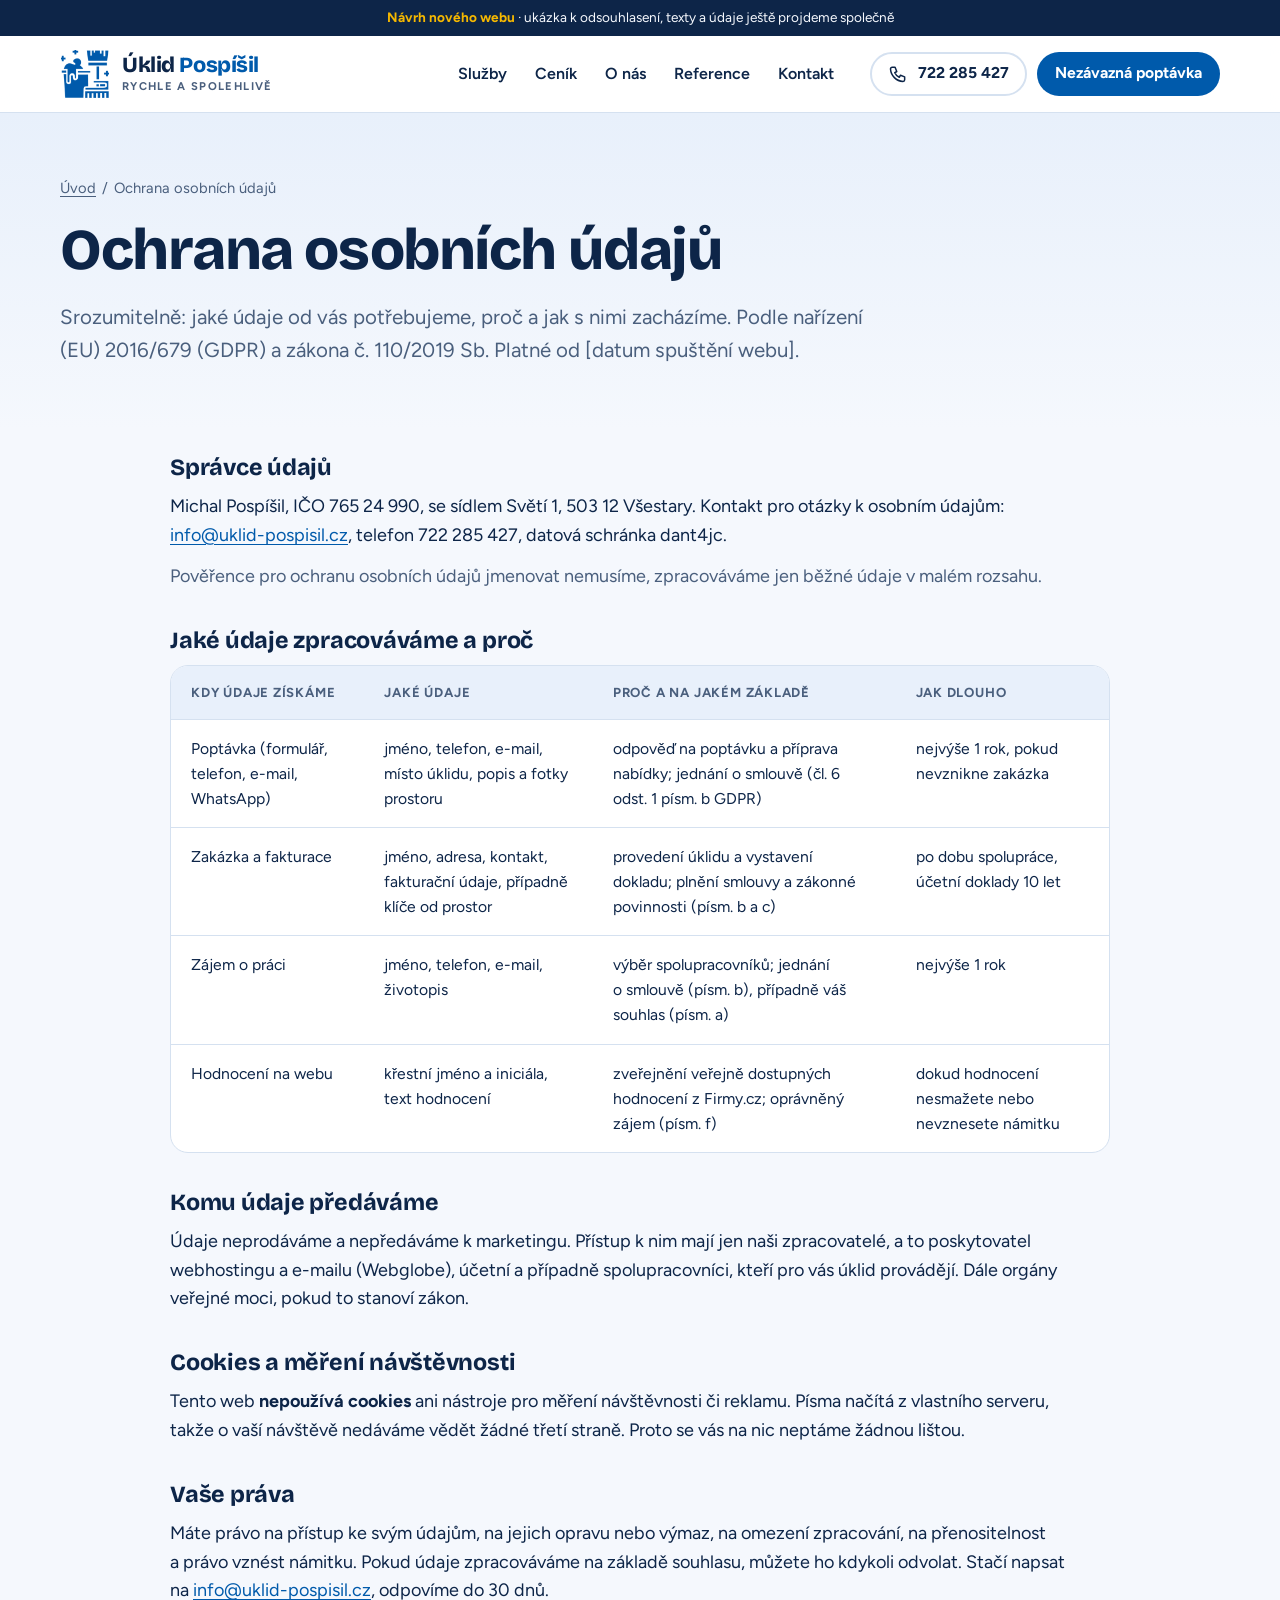
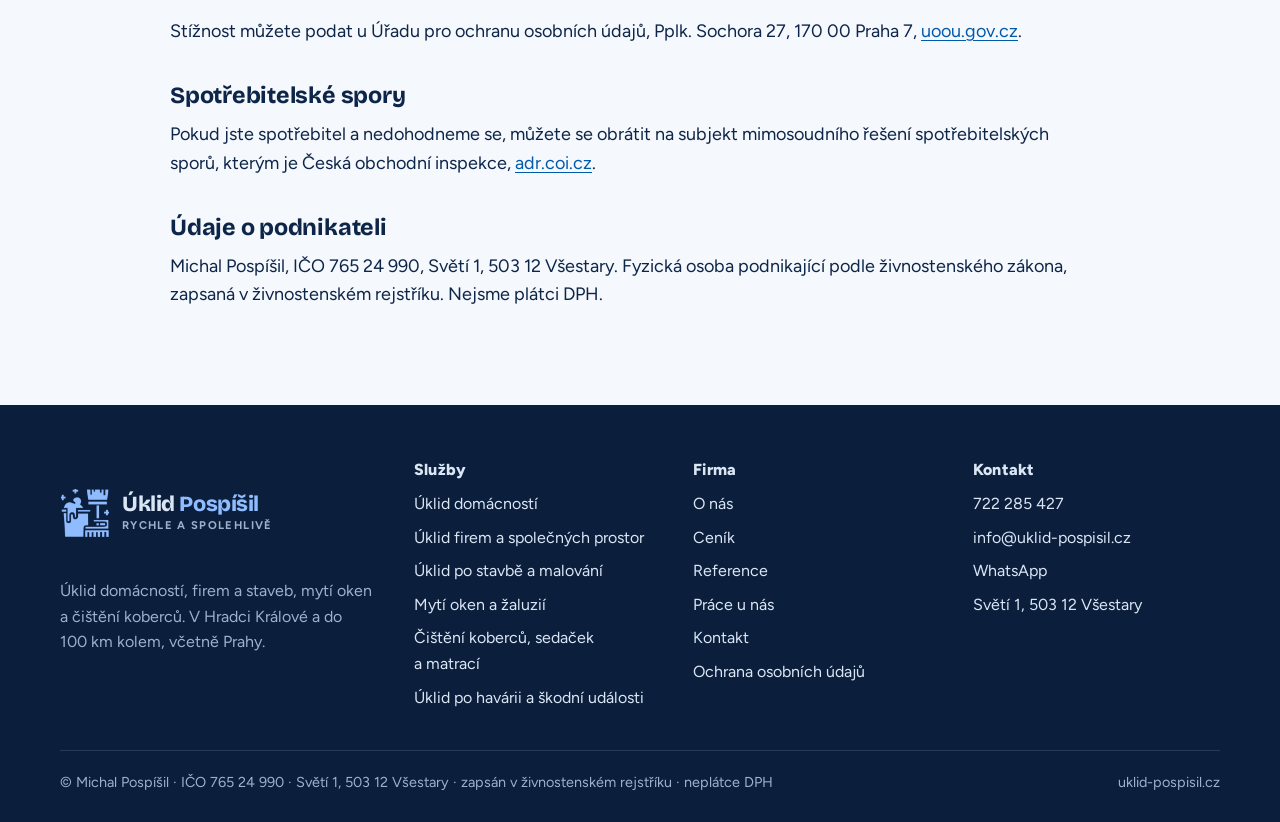
<file: site/ochrana-udaju.html>
<!doctype html>
<html lang="cs">
<head>
<meta charset="utf-8">
<meta name="viewport" content="width=device-width, initial-scale=1, viewport-fit=cover">
<title>Ochrana osobních údajů | Úklid Pospíšil</title>
<meta name="description" content="Jak Úklid Pospíšil zpracovává osobní údaje.">
<meta property="og:title" content="Ochrana osobních údajů | Úklid Pospíšil">
<meta property="og:description" content="Jak Úklid Pospíšil zpracovává osobní údaje.">
<meta property="og:image" content="https://uklid-pospisil.cz/img/hero.jpg">
<meta property="og:locale" content="cs_CZ">
<meta name="theme-color" content="#005aab">
<link rel="icon" href="assets/favicon-64.png" type="image/png">
<link rel="apple-touch-icon" href="assets/apple-touch-icon.png">
<meta name="apple-mobile-web-app-title" content="Úklid Pospíšil">
<link rel="stylesheet" href="assets/style.css">

</head>
<body>
<div class="ribbon"><strong>Návrh nového webu</strong> · ukázka k&nbsp;odsouhlasení, texty a&nbsp;údaje ještě projdeme společně</div>
<header class="site-header">
  <div class="wrap header-row">
    <a class="logo" href="index.html" aria-label="Úklid Pospíšil – úvodní stránka"><span class="logo-mark" aria-hidden="true"></span><span class="logo-text"><span class="logo-name">Úklid <span>Pospíšil</span></span><span class="logo-sub">Rychle a&nbsp;spolehlivě</span></span></a>
    <button class="menu-btn" type="button" aria-expanded="false" aria-controls="hlavni-menu" aria-label="Menu"><svg class="ico" viewBox="0 0 24 24" aria-hidden="true"><path d="M4 7h16M4 12h16M4 17h16"/></svg></button>
    <nav class="nav" id="hlavni-menu" aria-label="Hlavní menu"><a href="sluzby.html">Služby</a><a href="cenik.html">Ceník</a><a href="o-nas.html">O&nbsp;nás</a><a href="reference.html">Reference</a><a href="kontakt.html">Kontakt</a></nav>
    <div class="header-cta">
      <a class="btn btn--ghost btn--small" href="tel:+420722285427"><svg class="ico" viewBox="0 0 24 24" aria-hidden="true"><path d="M5 4h3.5l2 5-2.4 1.5a11 11 0 0 0 5.4 5.4L15 13.5l5 2V19a2 2 0 0 1-2 2A16 16 0 0 1 3 6a2 2 0 0 1 2-2z"/></svg><span class="nobr">722 285 427</span></a>
      <a class="btn btn--sun btn--small" href="kontakt.html"><span class="btn-label-long">Nezávazná poptávka</span><span class="btn-label-short">Poptávka</span></a>
    </div>
  </div>
</header><main id="obsah">
<section class="page-hero"><div class="wrap">
  <div class="crumbs"><a href="index.html">Úvod</a> / <span>Ochrana osobních údajů</span></div>
  <h1>Ochrana osobních údajů</h1>
  <p class="lead">Srozumitelně: jaké údaje od vás potřebujeme, proč a&nbsp;jak s&nbsp;nimi zacházíme. Podle nařízení (EU) 2016/679 (GDPR) a&nbsp;zákona č. 110/2019 Sb. Platné od [datum spuštění webu].</p>
</div></section>

<section class="section" style="padding-top:24px"><div class="wrap stack" style="gap:36px;max-width:980px">
  <div class="legal-block"><h2>Správce údajů</h2><p>Michal Pospíšil, IČO 765 24 990, se sídlem Světí 1, 503 12 Všestary. Kontakt pro otázky k&nbsp;osobním údajům: <a href="mailto:info@uklid-pospisil.cz">info@uklid-pospisil.cz</a>, telefon 722 285 427, datová schránka dant4jc.</p><p class="muted">Pověřence pro ochranu osobních údajů jmenovat nemusíme, zpracováváme jen běžné údaje v&nbsp;malém rozsahu.</p></div>
  <div class="legal-block"><h2>Jaké údaje zpracováváme a&nbsp;proč</h2><div class="table-wrap"><table>
      <thead><tr><th>Kdy údaje získáme</th><th>Jaké údaje</th><th>Proč a&nbsp;na jakém základě</th><th>Jak dlouho</th></tr></thead>
      <tbody>
        <tr><td>Poptávka (formulář, telefon, e-mail, WhatsApp)</td><td>jméno, telefon, e-mail, místo úklidu, popis a&nbsp;fotky prostoru</td><td>odpověď na poptávku a&nbsp;příprava nabídky; jednání o&nbsp;smlouvě (čl. 6 odst. 1 písm. b GDPR)</td><td>nejvýše 1 rok, pokud nevznikne zakázka</td></tr>
        <tr><td>Zakázka a&nbsp;fakturace</td><td>jméno, adresa, kontakt, fakturační údaje, případně klíče od prostor</td><td>provedení úklidu a&nbsp;vystavení dokladu; plnění smlouvy a&nbsp;zákonné povinnosti (písm. b a&nbsp;c)</td><td>po dobu spolupráce, účetní doklady 10&nbsp;let</td></tr>
        <tr><td>Zájem o&nbsp;práci</td><td>jméno, telefon, e-mail, životopis</td><td>výběr spolupracovníků; jednání o&nbsp;smlouvě (písm. b), případně váš souhlas (písm. a)</td><td>nejvýše 1 rok</td></tr>
        <tr><td>Hodnocení na webu</td><td>křestní jméno a&nbsp;iniciála, text hodnocení</td><td>zveřejnění veřejně dostupných hodnocení z&nbsp;Firmy.cz; oprávněný zájem (písm. f)</td><td>dokud hodnocení nesmažete nebo nevznesete námitku</td></tr>
      </tbody></table></div></div>
  <div class="legal-block"><h2>Komu údaje předáváme</h2><p>Údaje neprodáváme a&nbsp;nepředáváme k&nbsp;marketingu. Přístup k&nbsp;nim mají jen naši zpracovatelé, a&nbsp;to poskytovatel webhostingu a&nbsp;e-mailu (Webglobe), účetní a&nbsp;případně spolupracovníci, kteří pro vás úklid provádějí. Dále orgány veřejné moci, pokud to stanoví zákon.</p></div>
  <div class="legal-block"><h2>Cookies a&nbsp;měření návštěvnosti</h2><p>Tento web <b>nepoužívá cookies</b> ani nástroje pro měření návštěvnosti či reklamu. Písma načítá z&nbsp;vlastního serveru, takže o&nbsp;vaší návštěvě nedáváme vědět žádné třetí straně. Proto se vás na nic neptáme žádnou lištou.</p></div>
  <div class="legal-block"><h2>Vaše práva</h2><p>Máte právo na přístup ke svým údajům, na jejich opravu nebo výmaz, na omezení zpracování, na přenositelnost a&nbsp;právo vznést námitku. Pokud údaje zpracováváme na základě souhlasu, můžete ho kdykoli odvolat. Stačí napsat na <a href="mailto:info@uklid-pospisil.cz">info@uklid-pospisil.cz</a>, odpovíme do 30 dnů.</p><p>Stížnost můžete podat u&nbsp;Úřadu pro ochranu osobních údajů, Pplk. Sochora 27, 170 00 Praha 7, <a href="https://uoou.gov.cz" target="_blank" rel="noopener">uoou.gov.cz</a>.</p></div>
  <div class="legal-block"><h2>Spotřebitelské spory</h2><p>Pokud jste spotřebitel a&nbsp;nedohodneme se, můžete se obrátit na subjekt mimosoudního řešení spotřebitelských sporů, kterým je Česká obchodní inspekce, <a href="https://adr.coi.cz" target="_blank" rel="noopener">adr.coi.cz</a>.</p></div>
  <div class="legal-block"><h2>Údaje o&nbsp;podnikateli</h2><p>Michal Pospíšil, IČO 765 24 990, Světí 1, 503 12 Všestary. Fyzická osoba podnikající podle živnostenského zákona, zapsaná v&nbsp;živnostenském rejstříku. Nejsme plátci DPH.</p></div>
</div></section>
</main>
<footer class="site-footer">
  <div class="wrap">
    <div class="foot-grid">
      <div class="stack" style="gap:14px">
        <a class="logo" href="index.html"><span class="logo-mark" aria-hidden="true"></span><span class="logo-text"><span class="logo-name">Úklid <span>Pospíšil</span></span><span class="logo-sub">Rychle a&nbsp;spolehlivě</span></span></a>
        <p>Úklid domácností, firem a&nbsp;staveb, mytí oken a&nbsp;čištění koberců. V&nbsp;Hradci Králové a&nbsp;do 100&nbsp;km kolem, včetně Prahy.</p>
      </div>
      <div><h4>Služby</h4><ul><li><a href="uklid-domacnosti.html">Úklid domácností</a></li><li><a href="uklid-firem.html">Úklid firem a&nbsp;společných prostor</a></li><li><a href="uklid-po-stavbe.html">Úklid po stavbě a&nbsp;malování</a></li><li><a href="myti-oken.html">Mytí oken a&nbsp;žaluzií</a></li><li><a href="cisteni-kobercu-a-calouneni.html">Čištění koberců, sedaček a&nbsp;matrací</a></li><li><a href="uklid-po-pojistne-udalosti.html">Úklid po havárii a&nbsp;škodní události</a></li></ul></div>
      <div><h4>Firma</h4><ul>
        <li><a href="o-nas.html">O&nbsp;nás</a></li><li><a href="cenik.html">Ceník</a></li>
        <li><a href="reference.html">Reference</a></li><li><a href="kariera.html">Práce u&nbsp;nás</a></li>
        <li><a href="kontakt.html">Kontakt</a></li><li><a href="ochrana-udaju.html">Ochrana osobních údajů</a></li></ul></div>
      <div><h4>Kontakt</h4><ul>
        <li><a href="tel:+420722285427">722 285 427</a></li>
        <li><a href="mailto:info@uklid-pospisil.cz">info@uklid-pospisil.cz</a></li>
        <li><a href="https://wa.me/420722285427?text=Dobr%C3%BD%20den%2C%20pos%C3%ADl%C3%A1m%20fotky%20k%20nacen%C4%9Bn%C3%AD%20%C3%BAklidu.%20M%C3%ADsto%3A%20" target="_blank" rel="noopener">WhatsApp</a></li>
        <li>Světí 1, 503 12 Všestary</li></ul></div>
    </div>
    <div class="foot-bottom">
      <span>© Michal Pospíšil · IČO 765 24 990 · Světí 1, 503 12 Všestary · zapsán v&nbsp;živnostenském rejstříku · neplátce DPH</span>
      <span>uklid-pospisil.cz</span>
    </div>
  </div>
</footer>
<nav class="mobile-bar" aria-label="Rychlý kontakt">
  <a class="btn btn--ghost" href="tel:+420722285427"><svg class="ico" viewBox="0 0 24 24" aria-hidden="true"><path d="M5 4h3.5l2 5-2.4 1.5a11 11 0 0 0 5.4 5.4L15 13.5l5 2V19a2 2 0 0 1-2 2A16 16 0 0 1 3 6a2 2 0 0 1 2-2z"/></svg>Zavolat</a>
  <a class="btn btn--ghost" href="https://wa.me/420722285427?text=Dobr%C3%BD%20den%2C%20pos%C3%ADl%C3%A1m%20fotky%20k%20nacen%C4%9Bn%C3%AD%20%C3%BAklidu.%20M%C3%ADsto%3A%20" target="_blank" rel="noopener"><svg class="ico" viewBox="0 0 24 24" aria-hidden="true"><path d="M20 11.5a8 8 0 0 1-11.8 7L4 20l1.5-4A8 8 0 1 1 20 11.5z"/><path d="M9 9.5c0 3 2.5 5.5 5.5 5.5l1-1.5-2-1-1 .8a4 4 0 0 1-1.8-1.8l.8-1-1-2z"/></svg>WhatsApp</a>
  <a class="btn btn--sun" href="kontakt.html">Poptávka</a>
</nav>
<script src="assets/main.js"></script>
</body>
</html>
</file>
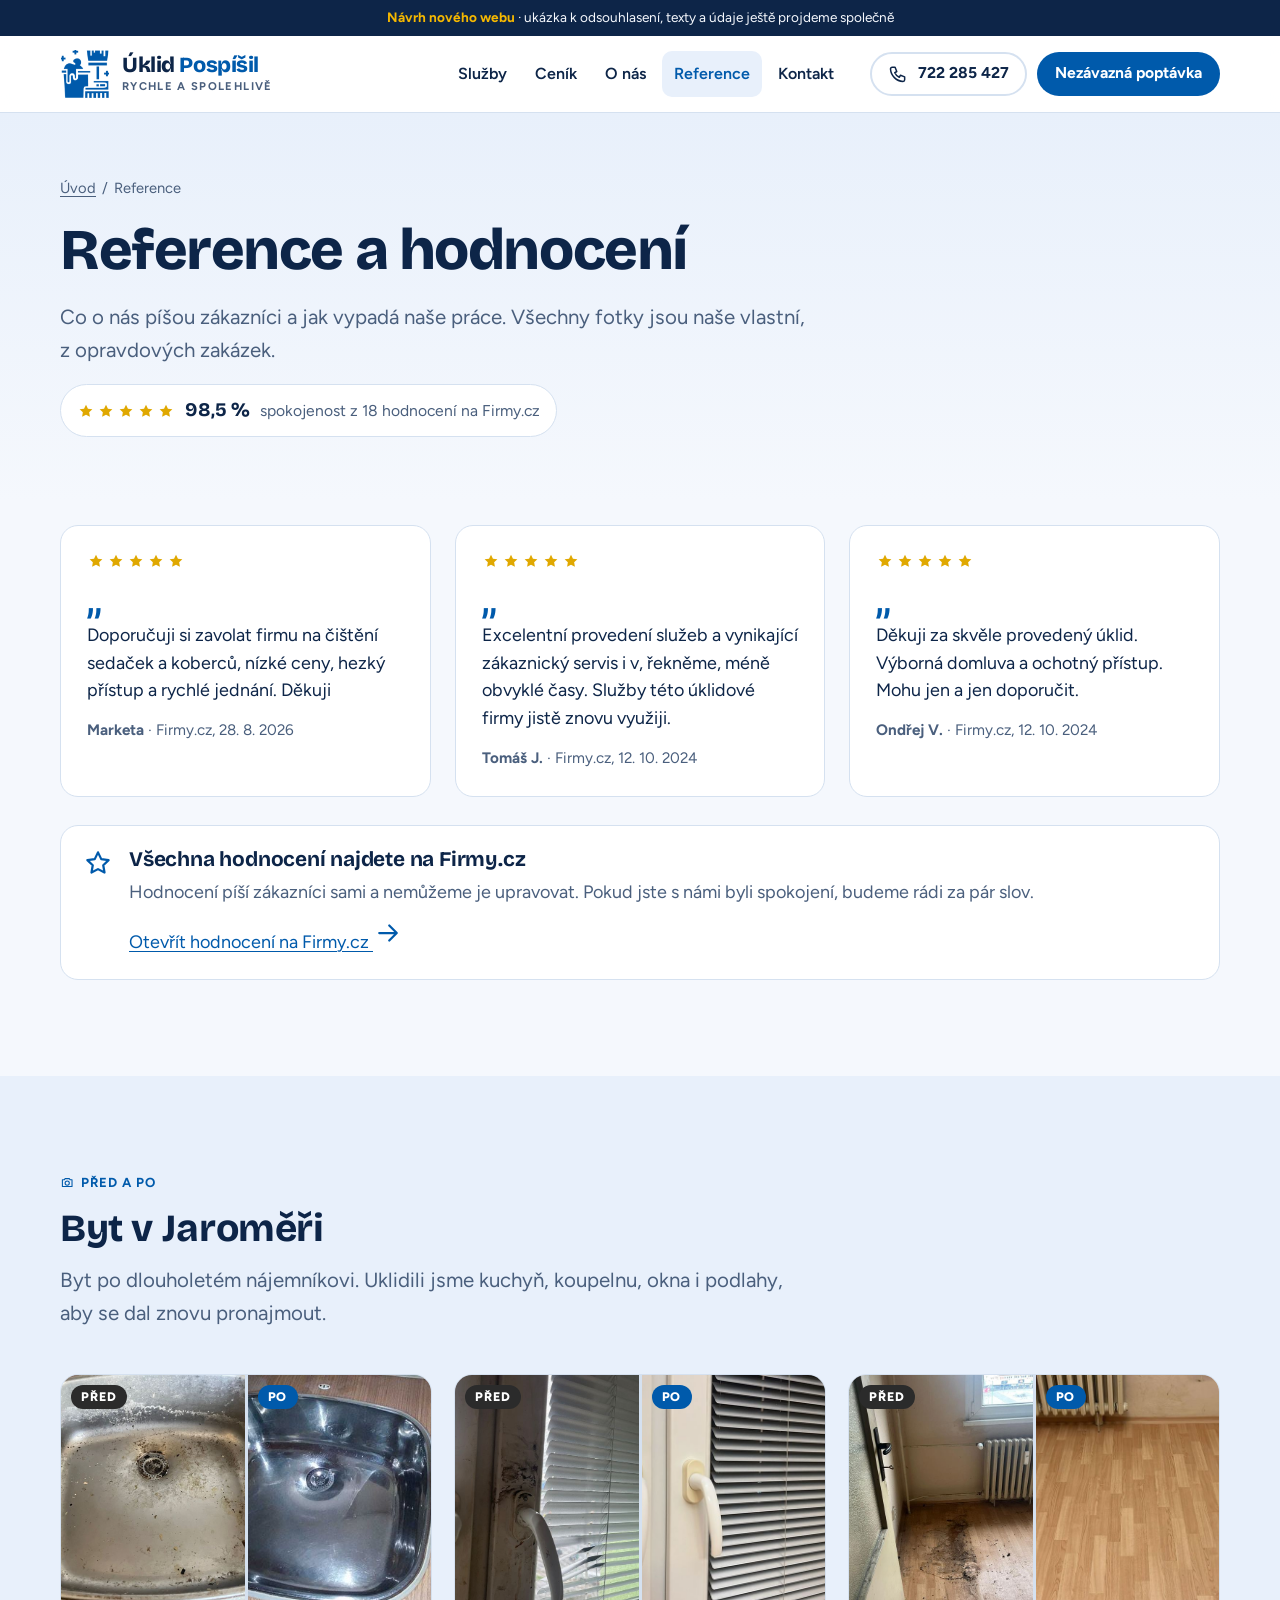
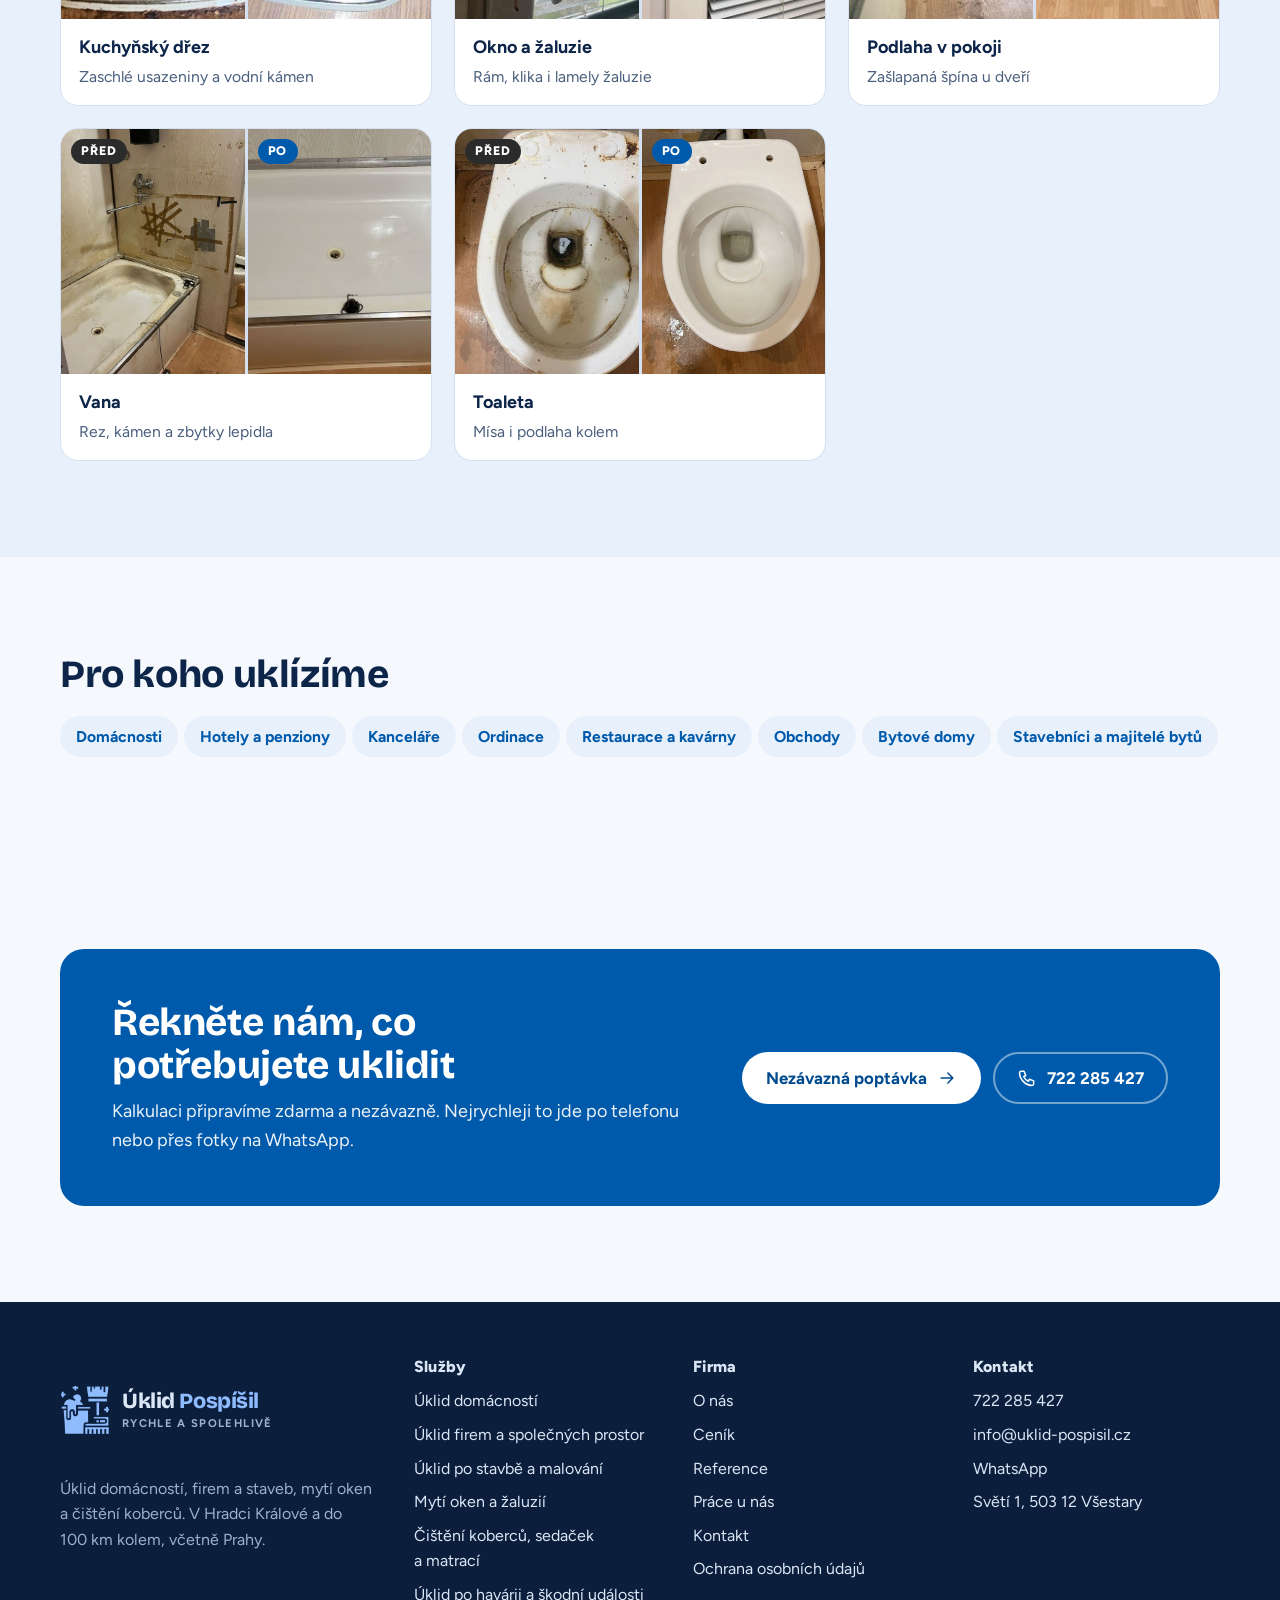
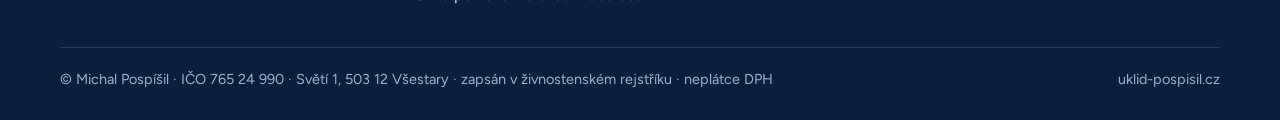
<file: site/reference.html>
<!doctype html>
<html lang="cs">
<head>
<meta charset="utf-8">
<meta name="viewport" content="width=device-width, initial-scale=1, viewport-fit=cover">
<title>Reference a fotky před a po | Úklid Pospíšil</title>
<meta name="description" content="Hodnocení zákazníků a skutečné fotky před a po úklidu.">
<meta property="og:title" content="Reference a fotky před a po | Úklid Pospíšil">
<meta property="og:description" content="Hodnocení zákazníků a skutečné fotky před a po úklidu.">
<meta property="og:image" content="https://uklid-pospisil.cz/img/hero-ai.jpg">
<meta property="og:locale" content="cs_CZ">
<meta name="theme-color" content="#005aab">
<link rel="icon" href="assets/favicon-64.png" type="image/png">
<link rel="apple-touch-icon" href="assets/apple-touch-icon.png">
<meta name="apple-mobile-web-app-title" content="Úklid Pospíšil">
<link rel="stylesheet" href="assets/style.css">

</head>
<body>
<div class="ribbon"><strong>Návrh nového webu</strong> · ukázka k&nbsp;odsouhlasení, texty a&nbsp;údaje ještě projdeme společně</div>
<header class="site-header">
  <div class="wrap header-row">
    <a class="logo" href="index.html" aria-label="Úklid Pospíšil – úvodní stránka"><span class="logo-mark" aria-hidden="true"></span><span class="logo-text"><span class="logo-name">Úklid <span>Pospíšil</span></span><span class="logo-sub">Rychle a&nbsp;spolehlivě</span></span></a>
    <button class="menu-btn" type="button" aria-expanded="false" aria-controls="hlavni-menu" aria-label="Menu"><svg class="ico" viewBox="0 0 24 24" aria-hidden="true"><path d="M4 7h16M4 12h16M4 17h16"/></svg></button>
    <nav class="nav" id="hlavni-menu" aria-label="Hlavní menu"><a href="sluzby.html">Služby</a><a href="cenik.html">Ceník</a><a href="o-nas.html">O&nbsp;nás</a><a href="reference.html" aria-current="page">Reference</a><a href="kontakt.html">Kontakt</a></nav>
    <div class="header-cta">
      <a class="btn btn--ghost btn--small" href="tel:+420722285427"><svg class="ico" viewBox="0 0 24 24" aria-hidden="true"><path d="M5 4h3.5l2 5-2.4 1.5a11 11 0 0 0 5.4 5.4L15 13.5l5 2V19a2 2 0 0 1-2 2A16 16 0 0 1 3 6a2 2 0 0 1 2-2z"/></svg><span class="nobr">722 285 427</span></a>
      <a class="btn btn--sun btn--small" href="kontakt.html"><span class="btn-label-long">Nezávazná poptávka</span><span class="btn-label-short">Poptávka</span></a>
    </div>
  </div>
</header><main id="obsah">
<section class="page-hero"><div class="wrap">
  <div class="crumbs"><a href="index.html">Úvod</a> / <span>Reference</span></div>
  <h1>Reference a&nbsp;hodnocení</h1>
  <p class="lead">Co o&nbsp;nás píšou zákazníci a&nbsp;jak vypadá naše práce. Všechny fotky jsou naše vlastní, z&nbsp;opravdových zakázek.</p>
  <a class="rating-pill" href="https://www.firmy.cz/detail/13697543-uklidove-sluzby-michal-pospisil-sveti.html" target="_blank" rel="noopener">
  <span class="stars" aria-label="5 z 5 hvězd"><svg viewBox="0 0 24 24" aria-hidden="true"><path d="M12 3.5l2.6 5.4 5.9.8-4.3 4.1 1 5.8L12 16.9l-5.2 2.7 1-5.8L3.5 9.7l5.9-.8z"/></svg><svg viewBox="0 0 24 24" aria-hidden="true"><path d="M12 3.5l2.6 5.4 5.9.8-4.3 4.1 1 5.8L12 16.9l-5.2 2.7 1-5.8L3.5 9.7l5.9-.8z"/></svg><svg viewBox="0 0 24 24" aria-hidden="true"><path d="M12 3.5l2.6 5.4 5.9.8-4.3 4.1 1 5.8L12 16.9l-5.2 2.7 1-5.8L3.5 9.7l5.9-.8z"/></svg><svg viewBox="0 0 24 24" aria-hidden="true"><path d="M12 3.5l2.6 5.4 5.9.8-4.3 4.1 1 5.8L12 16.9l-5.2 2.7 1-5.8L3.5 9.7l5.9-.8z"/></svg><svg viewBox="0 0 24 24" aria-hidden="true"><path d="M12 3.5l2.6 5.4 5.9.8-4.3 4.1 1 5.8L12 16.9l-5.2 2.7 1-5.8L3.5 9.7l5.9-.8z"/></svg></span><b>98,5&nbsp;%</b><span>spokojenost z&nbsp;18 hodnocení na Firmy.cz</span></a>
</div></section>

<section class="section" style="padding-top:24px"><div class="wrap stack" style="gap:28px">
  <div class="grid-3"><figure class="quote"><span class="stars" aria-label="5 z 5 hvězd"><svg viewBox="0 0 24 24" aria-hidden="true"><path d="M12 3.5l2.6 5.4 5.9.8-4.3 4.1 1 5.8L12 16.9l-5.2 2.7 1-5.8L3.5 9.7l5.9-.8z"/></svg><svg viewBox="0 0 24 24" aria-hidden="true"><path d="M12 3.5l2.6 5.4 5.9.8-4.3 4.1 1 5.8L12 16.9l-5.2 2.7 1-5.8L3.5 9.7l5.9-.8z"/></svg><svg viewBox="0 0 24 24" aria-hidden="true"><path d="M12 3.5l2.6 5.4 5.9.8-4.3 4.1 1 5.8L12 16.9l-5.2 2.7 1-5.8L3.5 9.7l5.9-.8z"/></svg><svg viewBox="0 0 24 24" aria-hidden="true"><path d="M12 3.5l2.6 5.4 5.9.8-4.3 4.1 1 5.8L12 16.9l-5.2 2.7 1-5.8L3.5 9.7l5.9-.8z"/></svg><svg viewBox="0 0 24 24" aria-hidden="true"><path d="M12 3.5l2.6 5.4 5.9.8-4.3 4.1 1 5.8L12 16.9l-5.2 2.7 1-5.8L3.5 9.7l5.9-.8z"/></svg></span><blockquote>Doporučuji si zavolat firmu na čištění sedaček a&nbsp;koberců, nízké ceny, hezký přístup a&nbsp;rychlé jednání. Děkuji</blockquote><figcaption><b>Marketa</b> · Firmy.cz, 28. 8. 2026</figcaption></figure><figure class="quote"><span class="stars" aria-label="5 z 5 hvězd"><svg viewBox="0 0 24 24" aria-hidden="true"><path d="M12 3.5l2.6 5.4 5.9.8-4.3 4.1 1 5.8L12 16.9l-5.2 2.7 1-5.8L3.5 9.7l5.9-.8z"/></svg><svg viewBox="0 0 24 24" aria-hidden="true"><path d="M12 3.5l2.6 5.4 5.9.8-4.3 4.1 1 5.8L12 16.9l-5.2 2.7 1-5.8L3.5 9.7l5.9-.8z"/></svg><svg viewBox="0 0 24 24" aria-hidden="true"><path d="M12 3.5l2.6 5.4 5.9.8-4.3 4.1 1 5.8L12 16.9l-5.2 2.7 1-5.8L3.5 9.7l5.9-.8z"/></svg><svg viewBox="0 0 24 24" aria-hidden="true"><path d="M12 3.5l2.6 5.4 5.9.8-4.3 4.1 1 5.8L12 16.9l-5.2 2.7 1-5.8L3.5 9.7l5.9-.8z"/></svg><svg viewBox="0 0 24 24" aria-hidden="true"><path d="M12 3.5l2.6 5.4 5.9.8-4.3 4.1 1 5.8L12 16.9l-5.2 2.7 1-5.8L3.5 9.7l5.9-.8z"/></svg></span><blockquote>Excelentní provedení služeb a&nbsp;vynikající zákaznický servis i&nbsp;v, řekněme, méně obvyklé časy. Služby této úklidové firmy jistě znovu využiji.</blockquote><figcaption><b>Tomáš J.</b> · Firmy.cz, 12. 10. 2024</figcaption></figure><figure class="quote"><span class="stars" aria-label="5 z 5 hvězd"><svg viewBox="0 0 24 24" aria-hidden="true"><path d="M12 3.5l2.6 5.4 5.9.8-4.3 4.1 1 5.8L12 16.9l-5.2 2.7 1-5.8L3.5 9.7l5.9-.8z"/></svg><svg viewBox="0 0 24 24" aria-hidden="true"><path d="M12 3.5l2.6 5.4 5.9.8-4.3 4.1 1 5.8L12 16.9l-5.2 2.7 1-5.8L3.5 9.7l5.9-.8z"/></svg><svg viewBox="0 0 24 24" aria-hidden="true"><path d="M12 3.5l2.6 5.4 5.9.8-4.3 4.1 1 5.8L12 16.9l-5.2 2.7 1-5.8L3.5 9.7l5.9-.8z"/></svg><svg viewBox="0 0 24 24" aria-hidden="true"><path d="M12 3.5l2.6 5.4 5.9.8-4.3 4.1 1 5.8L12 16.9l-5.2 2.7 1-5.8L3.5 9.7l5.9-.8z"/></svg><svg viewBox="0 0 24 24" aria-hidden="true"><path d="M12 3.5l2.6 5.4 5.9.8-4.3 4.1 1 5.8L12 16.9l-5.2 2.7 1-5.8L3.5 9.7l5.9-.8z"/></svg></span><blockquote>Děkuji za skvěle provedený úklid. Výborná domluva a&nbsp;ochotný přístup. Mohu jen a&nbsp;jen doporučit.</blockquote><figcaption><b>Ondřej V.</b> · Firmy.cz, 12. 10. 2024</figcaption></figure></div>
  <div class="tip" style="background:var(--surface);border-color:var(--line)"><svg class="ico" viewBox="0 0 24 24" aria-hidden="true"><path d="M12 3.5l2.6 5.4 5.9.8-4.3 4.1 1 5.8L12 16.9l-5.2 2.7 1-5.8L3.5 9.7l5.9-.8z"/></svg><div>
    <h3>Všechna hodnocení najdete na Firmy.cz</h3>
    <p class="muted">Hodnocení píší zákazníci sami a&nbsp;nemůžeme je upravovat. Pokud jste s&nbsp;námi byli spokojení, budeme rádi za pár slov.</p>
    <p style="margin-top:6px"><a href="https://www.firmy.cz/detail/13697543-uklidove-sluzby-michal-pospisil-sveti.html" target="_blank" rel="noopener">Otevřít hodnocení na Firmy.cz <svg class="ico" viewBox="0 0 24 24" aria-hidden="true"><path d="M5 12h14M13 6l6 6-6 6"/></svg></a></p>
  </div></div>
</div></section>

<section class="section section--tint" id="pred-a-po"><div class="wrap">
  <div class="section-head">
    <span class="eyebrow"><svg class="ico" viewBox="0 0 24 24" aria-hidden="true"><path d="M4 8h3l1.5-2h7L17 8h3v11H4z"/><circle cx="12" cy="13.5" r="3.5"/></svg> Před a&nbsp;po</span>
    <h2>Byt v&nbsp;Jaroměři</h2>
    <p class="lead">Byt po dlouholetém nájemníkovi. Uklidili jsme kuchyň, koupelnu, okna i&nbsp;podlahy, aby se dal znovu pronajmout.</p>
  </div>
  <div class="ba-grid"><figure class="ba">
  <div class="ba-pics">
    <div class="ba-pic"><img src="img/pred-drez.jpg" alt="Kuchyňský dřez před úklidem" loading="lazy" decoding="async"><span class="ba-label ba-label--before">Před</span></div>
    <div class="ba-pic"><img src="img/po-drez.jpg" alt="Kuchyňský dřez po úklidu" loading="lazy" decoding="async"><span class="ba-label ba-label--after">Po</span></div>
  </div>
  <figcaption><b>Kuchyňský dřez</b><span>Zaschlé usazeniny a&nbsp;vodní kámen</span></figcaption>
</figure><figure class="ba">
  <div class="ba-pics">
    <div class="ba-pic"><img src="img/pred-okno.jpg" alt="Okno a žaluzie před úklidem" loading="lazy" decoding="async"><span class="ba-label ba-label--before">Před</span></div>
    <div class="ba-pic"><img src="img/po-okno.jpg" alt="Okno a žaluzie po úklidu" loading="lazy" decoding="async"><span class="ba-label ba-label--after">Po</span></div>
  </div>
  <figcaption><b>Okno a&nbsp;žaluzie</b><span>Rám, klika i&nbsp;lamely žaluzie</span></figcaption>
</figure><figure class="ba">
  <div class="ba-pics">
    <div class="ba-pic"><img src="img/pred-podlaha.jpg" alt="Podlaha v pokoji před úklidem" loading="lazy" decoding="async"><span class="ba-label ba-label--before">Před</span></div>
    <div class="ba-pic"><img src="img/po-podlaha.jpg" alt="Podlaha v pokoji po úklidu" loading="lazy" decoding="async"><span class="ba-label ba-label--after">Po</span></div>
  </div>
  <figcaption><b>Podlaha v&nbsp;pokoji</b><span>Zašlapaná špína u&nbsp;dveří</span></figcaption>
</figure><figure class="ba">
  <div class="ba-pics">
    <div class="ba-pic"><img src="img/pred-vana.jpg" alt="Vana před úklidem" loading="lazy" decoding="async"><span class="ba-label ba-label--before">Před</span></div>
    <div class="ba-pic"><img src="img/po-vana.jpg" alt="Vana po úklidu" loading="lazy" decoding="async"><span class="ba-label ba-label--after">Po</span></div>
  </div>
  <figcaption><b>Vana</b><span>Rez, kámen a&nbsp;zbytky lepidla</span></figcaption>
</figure><figure class="ba">
  <div class="ba-pics">
    <div class="ba-pic"><img src="img/pred-wc.jpg" alt="Toaleta před úklidem" loading="lazy" decoding="async"><span class="ba-label ba-label--before">Před</span></div>
    <div class="ba-pic"><img src="img/po-wc.jpg" alt="Toaleta po úklidu" loading="lazy" decoding="async"><span class="ba-label ba-label--after">Po</span></div>
  </div>
  <figcaption><b>Toaleta</b><span>Mísa i&nbsp;podlaha kolem</span></figcaption>
</figure></div>
</div></section>

<section class="section"><div class="wrap stack" style="gap:20px">
  <h2>Pro koho uklízíme</h2>
  <div class="tags"><span class="tag tag--big">Domácnosti</span><span class="tag tag--big">Hotely a&nbsp;penziony</span><span class="tag tag--big">Kanceláře</span><span class="tag tag--big">Ordinace</span><span class="tag tag--big">Restaurace a&nbsp;kavárny</span><span class="tag tag--big">Obchody</span><span class="tag tag--big">Bytové domy</span><span class="tag tag--big">Stavebníci a&nbsp;majitelé bytů</span></div>
</div></section>
<section class="section"><div class="wrap">
  <div class="cta-band">
    <div><h2>Řekněte nám, co potřebujete uklidit</h2><p>Kalkulaci připravíme zdarma a&nbsp;nezávazně. Nejrychleji to jde po telefonu nebo přes fotky na WhatsApp.</p></div>
    <div class="btn-row">
      <a class="btn btn--sun" href="kontakt.html">Nezávazná poptávka <svg class="ico" viewBox="0 0 24 24" aria-hidden="true"><path d="M5 12h14M13 6l6 6-6 6"/></svg></a>
      <a class="btn btn--ghost" href="tel:+420722285427"><svg class="ico" viewBox="0 0 24 24" aria-hidden="true"><path d="M5 4h3.5l2 5-2.4 1.5a11 11 0 0 0 5.4 5.4L15 13.5l5 2V19a2 2 0 0 1-2 2A16 16 0 0 1 3 6a2 2 0 0 1 2-2z"/></svg><span class="nobr">722 285 427</span></a>
    </div>
  </div>
</div></section>
</main>
<footer class="site-footer">
  <div class="wrap">
    <div class="foot-grid">
      <div class="stack" style="gap:14px">
        <a class="logo" href="index.html"><span class="logo-mark" aria-hidden="true"></span><span class="logo-text"><span class="logo-name">Úklid <span>Pospíšil</span></span><span class="logo-sub">Rychle a&nbsp;spolehlivě</span></span></a>
        <p>Úklid domácností, firem a&nbsp;staveb, mytí oken a&nbsp;čištění koberců. V&nbsp;Hradci Králové a&nbsp;do 100&nbsp;km kolem, včetně Prahy.</p>
      </div>
      <div><h4>Služby</h4><ul><li><a href="uklid-domacnosti.html">Úklid domácností</a></li><li><a href="uklid-firem.html">Úklid firem a&nbsp;společných prostor</a></li><li><a href="uklid-po-stavbe.html">Úklid po stavbě a&nbsp;malování</a></li><li><a href="myti-oken.html">Mytí oken a&nbsp;žaluzií</a></li><li><a href="cisteni-kobercu-a-calouneni.html">Čištění koberců, sedaček a&nbsp;matrací</a></li><li><a href="uklid-po-pojistne-udalosti.html">Úklid po havárii a&nbsp;škodní události</a></li></ul></div>
      <div><h4>Firma</h4><ul>
        <li><a href="o-nas.html">O&nbsp;nás</a></li><li><a href="cenik.html">Ceník</a></li>
        <li><a href="reference.html">Reference</a></li><li><a href="kariera.html">Práce u&nbsp;nás</a></li>
        <li><a href="kontakt.html">Kontakt</a></li><li><a href="ochrana-udaju.html">Ochrana osobních údajů</a></li></ul></div>
      <div><h4>Kontakt</h4><ul>
        <li><a href="tel:+420722285427">722 285 427</a></li>
        <li><a href="mailto:info@uklid-pospisil.cz">info@uklid-pospisil.cz</a></li>
        <li><a href="https://wa.me/420722285427?text=Dobr%C3%BD%20den%2C%20pos%C3%ADl%C3%A1m%20fotky%20k%20nacen%C4%9Bn%C3%AD%20%C3%BAklidu.%20M%C3%ADsto%3A%20" target="_blank" rel="noopener">WhatsApp</a></li>
        <li>Světí 1, 503 12 Všestary</li></ul></div>
    </div>
    <div class="foot-bottom">
      <span>© Michal Pospíšil · IČO 765 24 990 · Světí 1, 503 12 Všestary · zapsán v&nbsp;živnostenském rejstříku · neplátce DPH</span>
      <span>uklid-pospisil.cz</span>
    </div>
  </div>
</footer>
<nav class="mobile-bar" aria-label="Rychlý kontakt">
  <a class="btn btn--ghost" href="tel:+420722285427"><svg class="ico" viewBox="0 0 24 24" aria-hidden="true"><path d="M5 4h3.5l2 5-2.4 1.5a11 11 0 0 0 5.4 5.4L15 13.5l5 2V19a2 2 0 0 1-2 2A16 16 0 0 1 3 6a2 2 0 0 1 2-2z"/></svg>Zavolat</a>
  <a class="btn btn--ghost" href="https://wa.me/420722285427?text=Dobr%C3%BD%20den%2C%20pos%C3%ADl%C3%A1m%20fotky%20k%20nacen%C4%9Bn%C3%AD%20%C3%BAklidu.%20M%C3%ADsto%3A%20" target="_blank" rel="noopener"><svg class="ico" viewBox="0 0 24 24" aria-hidden="true"><path d="M20 11.5a8 8 0 0 1-11.8 7L4 20l1.5-4A8 8 0 1 1 20 11.5z"/><path d="M9 9.5c0 3 2.5 5.5 5.5 5.5l1-1.5-2-1-1 .8a4 4 0 0 1-1.8-1.8l.8-1-1-2z"/></svg>WhatsApp</a>
  <a class="btn btn--sun" href="kontakt.html">Poptávka</a>
</nav>
<script src="assets/main.js"></script>
</body>
</html>
</file>
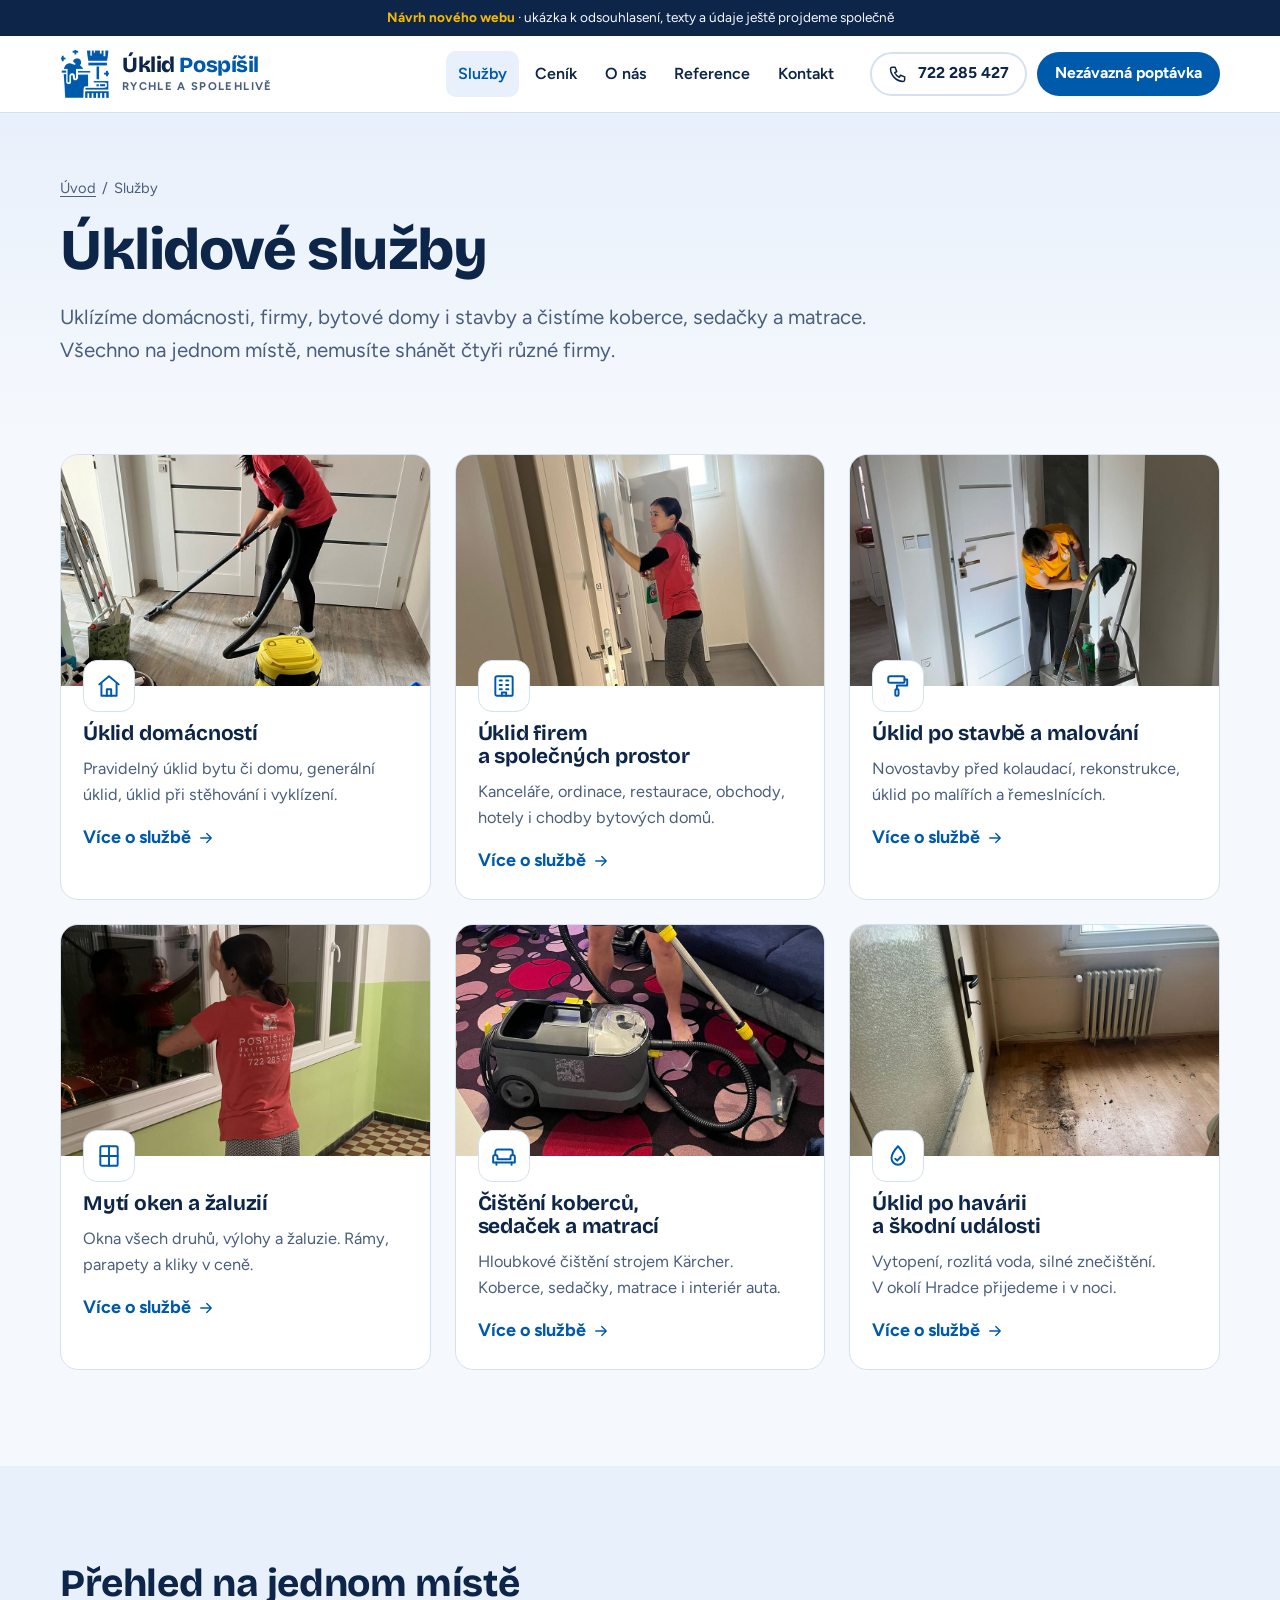
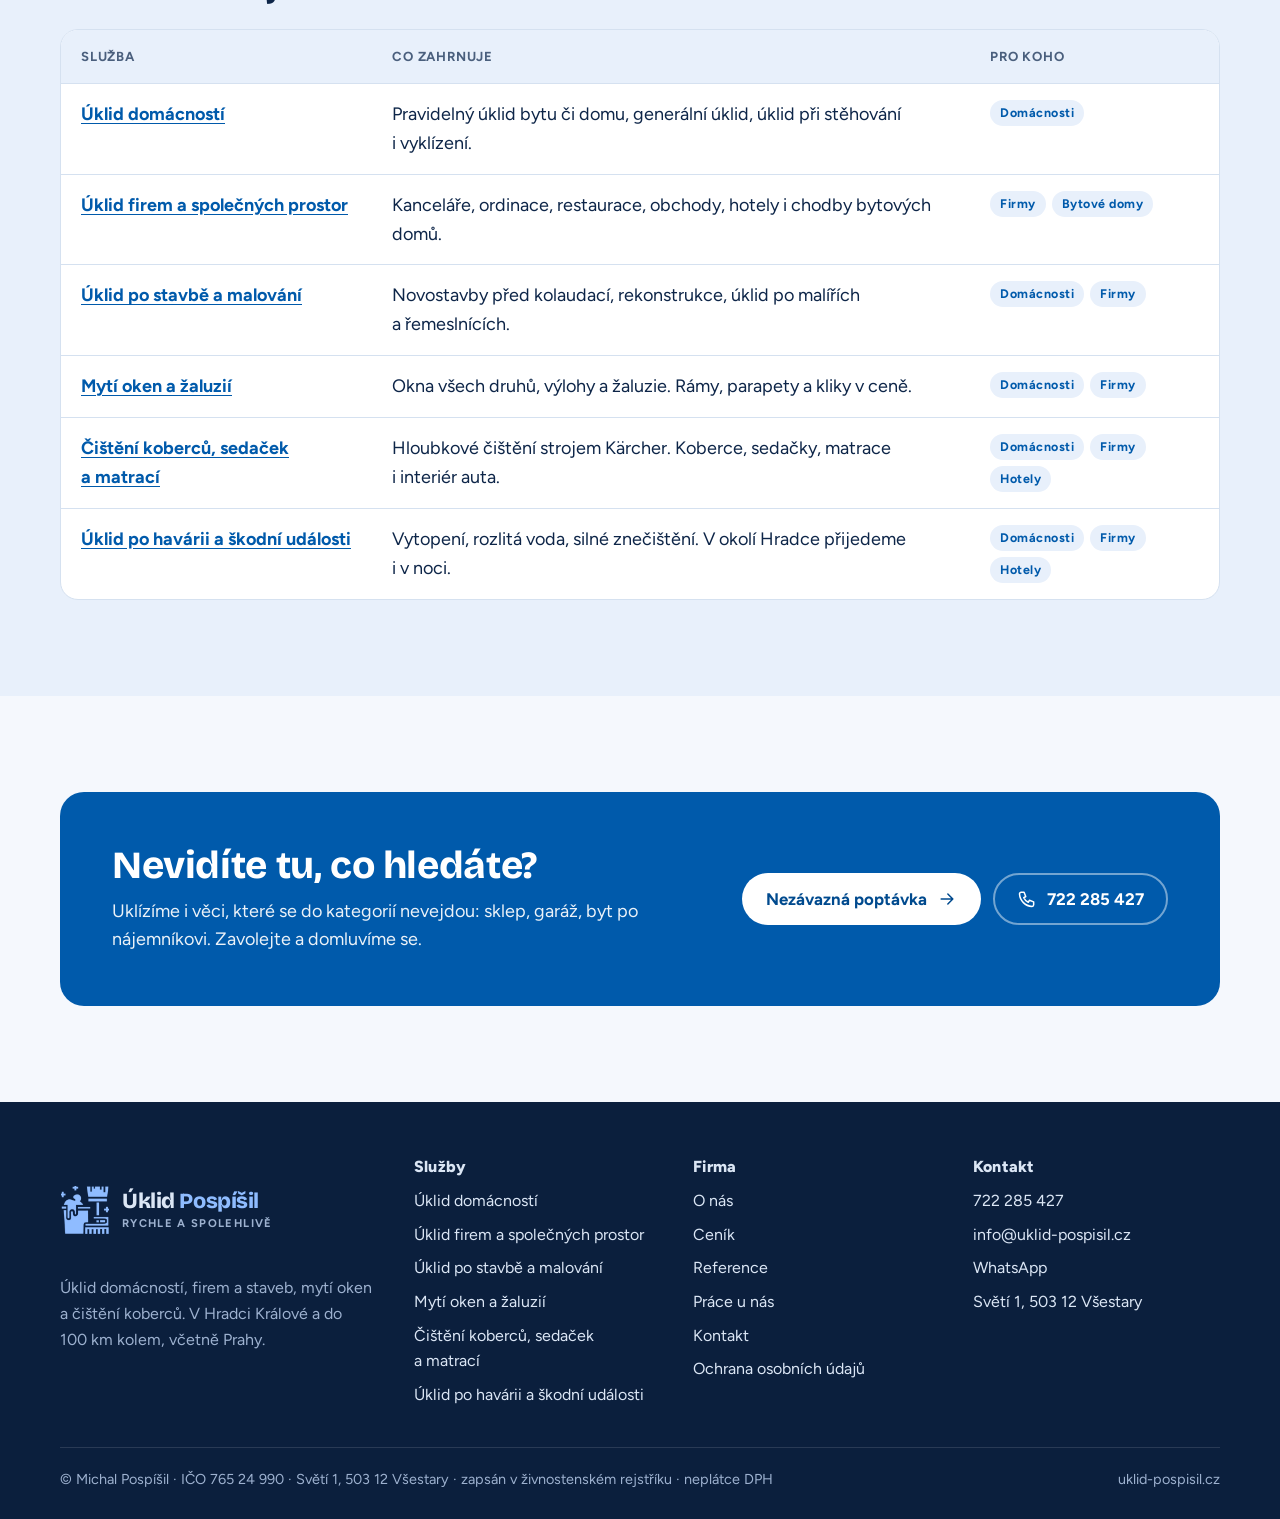
<file: site/sluzby.html>
<!doctype html>
<html lang="cs">
<head>
<meta charset="utf-8">
<meta name="viewport" content="width=device-width, initial-scale=1, viewport-fit=cover">
<title>Úklidové služby Hradec Králové | Úklid Pospíšil</title>
<meta name="description" content="Úklid domácností, firem a společných prostor, úklid po stavbě, mytí oken, čištění koberců a matrací, úklid po havárii.">
<meta property="og:title" content="Úklidové služby Hradec Králové | Úklid Pospíšil">
<meta property="og:description" content="Úklid domácností, firem a společných prostor, úklid po stavbě, mytí oken, čištění koberců a matrací, úklid po havárii.">
<meta property="og:image" content="https://uklid-pospisil.cz/img/hero-ai.jpg">
<meta property="og:locale" content="cs_CZ">
<meta name="theme-color" content="#005aab">
<link rel="icon" href="assets/favicon-64.png" type="image/png">
<link rel="apple-touch-icon" href="assets/apple-touch-icon.png">
<meta name="apple-mobile-web-app-title" content="Úklid Pospíšil">
<link rel="stylesheet" href="assets/style.css">

</head>
<body>
<div class="ribbon"><strong>Návrh nového webu</strong> · ukázka k&nbsp;odsouhlasení, texty a&nbsp;údaje ještě projdeme společně</div>
<header class="site-header">
  <div class="wrap header-row">
    <a class="logo" href="index.html" aria-label="Úklid Pospíšil – úvodní stránka"><span class="logo-mark" aria-hidden="true"></span><span class="logo-text"><span class="logo-name">Úklid <span>Pospíšil</span></span><span class="logo-sub">Rychle a&nbsp;spolehlivě</span></span></a>
    <button class="menu-btn" type="button" aria-expanded="false" aria-controls="hlavni-menu" aria-label="Menu"><svg class="ico" viewBox="0 0 24 24" aria-hidden="true"><path d="M4 7h16M4 12h16M4 17h16"/></svg></button>
    <nav class="nav" id="hlavni-menu" aria-label="Hlavní menu"><a href="sluzby.html" aria-current="page">Služby</a><a href="cenik.html">Ceník</a><a href="o-nas.html">O&nbsp;nás</a><a href="reference.html">Reference</a><a href="kontakt.html">Kontakt</a></nav>
    <div class="header-cta">
      <a class="btn btn--ghost btn--small" href="tel:+420722285427"><svg class="ico" viewBox="0 0 24 24" aria-hidden="true"><path d="M5 4h3.5l2 5-2.4 1.5a11 11 0 0 0 5.4 5.4L15 13.5l5 2V19a2 2 0 0 1-2 2A16 16 0 0 1 3 6a2 2 0 0 1 2-2z"/></svg><span class="nobr">722 285 427</span></a>
      <a class="btn btn--sun btn--small" href="kontakt.html"><span class="btn-label-long">Nezávazná poptávka</span><span class="btn-label-short">Poptávka</span></a>
    </div>
  </div>
</header><main id="obsah">
<section class="page-hero"><div class="wrap">
  <div class="crumbs"><a href="index.html">Úvod</a> / <span>Služby</span></div>
  <h1>Úklidové služby</h1>
  <p class="lead">Uklízíme domácnosti, firmy, bytové domy i&nbsp;stavby a&nbsp;čistíme koberce, sedačky a&nbsp;matrace. Všechno na jednom místě, nemusíte shánět čtyři různé firmy.</p>
</div></section>
<section class="section" style="padding-top:24px"><div class="wrap">
  <div class="grid-3"><a class="card service-card" href="uklid-domacnosti.html">
  <figure class="photo " style="margin:0"><img src="img/domacnosti.jpg" alt="Kolegyně vysává podlahu v bytě" loading="lazy" decoding="async" style="object-position:50% 45%"></figure>
  <div class="body">
    <span class="icon-chip"><svg class="ico" viewBox="0 0 24 24" aria-hidden="true"><path d="M3 10.5 12 3l9 7.5"/><path d="M5 9.5V21h14V9.5"/><path d="M10 21v-6h4v6"/></svg></span>
    <h3>Úklid domácností</h3>
    <p>Pravidelný úklid bytu či domu, generální úklid, úklid při stěhování i&nbsp;vyklízení.</p>
    <span class="more">Více o&nbsp;službě <svg class="ico" viewBox="0 0 24 24" aria-hidden="true"><path d="M5 12h14M13 6l6 6-6 6"/></svg></span>
  </div>
</a><a class="card service-card" href="uklid-firem.html">
  <figure class="photo " style="margin:0"><img src="img/firmy.jpg" alt="Kolegyně omývá dveře na chodbě" loading="lazy" decoding="async" style="object-position:50% 40%"></figure>
  <div class="body">
    <span class="icon-chip"><svg class="ico" viewBox="0 0 24 24" aria-hidden="true"><rect x="4" y="3" width="16" height="18" rx="1.5"/><path d="M8 7h2M14 7h2M8 11h2M14 11h2M8 15h2M14 15h2"/><path d="M10 21v-3h4v3"/></svg></span>
    <h3>Úklid firem a&nbsp;společných prostor</h3>
    <p>Kanceláře, ordinace, restaurace, obchody, hotely i&nbsp;chodby bytových domů.</p>
    <span class="more">Více o&nbsp;službě <svg class="ico" viewBox="0 0 24 24" aria-hidden="true"><path d="M5 12h14M13 6l6 6-6 6"/></svg></span>
  </div>
</a><a class="card service-card" href="uklid-po-stavbe.html">
  <figure class="photo " style="margin:0"><img src="img/stavba.jpg" alt="Úklid nového bytu po řemeslnících, práce ze štaflí" loading="lazy" decoding="async" style="object-position:50% 40%"></figure>
  <div class="body">
    <span class="icon-chip"><svg class="ico" viewBox="0 0 24 24" aria-hidden="true"><rect x="3" y="3" width="15" height="6" rx="1.5"/><path d="M18 6h2.5v5.5H11V15"/><rect x="9.5" y="15" width="3" height="6" rx="1"/></svg></span>
    <h3>Úklid po stavbě a&nbsp;malování</h3>
    <p>Novostavby před kolaudací, rekonstrukce, úklid po malířích a&nbsp;řemeslnících.</p>
    <span class="more">Více o&nbsp;službě <svg class="ico" viewBox="0 0 24 24" aria-hidden="true"><path d="M5 12h14M13 6l6 6-6 6"/></svg></span>
  </div>
</a><a class="card service-card" href="myti-oken.html">
  <figure class="photo " style="margin:0"><img src="img/okna.jpg" alt="Kolegyně myje okno na chodbě domu" loading="lazy" decoding="async" style="object-position:50% 30%"></figure>
  <div class="body">
    <span class="icon-chip"><svg class="ico" viewBox="0 0 24 24" aria-hidden="true"><rect x="4" y="3" width="16" height="18" rx="1.5"/><path d="M12 3v18M4 12h16"/></svg></span>
    <h3>Mytí oken a&nbsp;žaluzií</h3>
    <p>Okna všech druhů, výlohy a&nbsp;žaluzie. Rámy, parapety a&nbsp;kliky v&nbsp;ceně.</p>
    <span class="more">Více o&nbsp;službě <svg class="ico" viewBox="0 0 24 24" aria-hidden="true"><path d="M5 12h14M13 6l6 6-6 6"/></svg></span>
  </div>
</a><a class="card service-card" href="cisteni-kobercu-a-calouneni.html">
  <figure class="photo " style="margin:0"><img src="img/koberce.jpg" alt="Hloubkové čištění koberce strojem Kärcher Puzzi" loading="lazy" decoding="async" style="object-position:50% 50%"></figure>
  <div class="body">
    <span class="icon-chip"><svg class="ico" viewBox="0 0 24 24" aria-hidden="true"><path d="M4 11V8a2 2 0 0 1 2-2h12a2 2 0 0 1 2 2v3"/><path d="M2 13a2 2 0 0 1 4 0v2h12v-2a2 2 0 0 1 4 0v5H2z"/><path d="M5 18v2M19 18v2"/></svg></span>
    <h3>Čištění koberců, sedaček a&nbsp;matrací</h3>
    <p>Hloubkové čištění strojem Kärcher. Koberce, sedačky, matrace i&nbsp;interiér auta.</p>
    <span class="more">Více o&nbsp;službě <svg class="ico" viewBox="0 0 24 24" aria-hidden="true"><path d="M5 12h14M13 6l6 6-6 6"/></svg></span>
  </div>
</a><a class="card service-card" href="uklid-po-pojistne-udalosti.html">
  <figure class="photo " style="margin:0"><img src="img/pojistna.jpg" alt="Silně znečištěná podlaha před úklidem" loading="lazy" decoding="async" style="object-position:50% 60%"></figure>
  <div class="body">
    <span class="icon-chip"><svg class="ico" viewBox="0 0 24 24" aria-hidden="true"><path d="M12 3s6 6.5 6 11a6 6 0 0 1-12 0c0-4.5 6-11 6-11z"/><path d="M9.5 14.5l1.8 1.8 3.4-3.6"/></svg></span>
    <h3>Úklid po havárii a&nbsp;škodní události</h3>
    <p>Vytopení, rozlitá voda, silné znečištění. V&nbsp;okolí Hradce přijedeme i&nbsp;v&nbsp;noci.</p>
    <span class="more">Více o&nbsp;službě <svg class="ico" viewBox="0 0 24 24" aria-hidden="true"><path d="M5 12h14M13 6l6 6-6 6"/></svg></span>
  </div>
</a></div>
</div></section>
<section class="section section--tint"><div class="wrap stack" style="gap:24px">
  <h2>Přehled na jednom místě</h2>
  <div class="table-wrap"><table>
    <thead><tr><th>Služba</th><th>Co zahrnuje</th><th>Pro koho</th></tr></thead>
    <tbody><tr><td><a href="uklid-domacnosti.html">Úklid domácností</a></td><td>Pravidelný úklid bytu či domu, generální úklid, úklid při stěhování i&nbsp;vyklízení.</td><td><div class="tags"><span class="tag">Domácnosti</span></div></td></tr><tr><td><a href="uklid-firem.html">Úklid firem a&nbsp;společných prostor</a></td><td>Kanceláře, ordinace, restaurace, obchody, hotely i&nbsp;chodby bytových domů.</td><td><div class="tags"><span class="tag">Firmy</span><span class="tag">Bytové domy</span></div></td></tr><tr><td><a href="uklid-po-stavbe.html">Úklid po stavbě a&nbsp;malování</a></td><td>Novostavby před kolaudací, rekonstrukce, úklid po malířích a&nbsp;řemeslnících.</td><td><div class="tags"><span class="tag">Domácnosti</span><span class="tag">Firmy</span></div></td></tr><tr><td><a href="myti-oken.html">Mytí oken a&nbsp;žaluzií</a></td><td>Okna všech druhů, výlohy a&nbsp;žaluzie. Rámy, parapety a&nbsp;kliky v&nbsp;ceně.</td><td><div class="tags"><span class="tag">Domácnosti</span><span class="tag">Firmy</span></div></td></tr><tr><td><a href="cisteni-kobercu-a-calouneni.html">Čištění koberců, sedaček a&nbsp;matrací</a></td><td>Hloubkové čištění strojem Kärcher. Koberce, sedačky, matrace i&nbsp;interiér auta.</td><td><div class="tags"><span class="tag">Domácnosti</span><span class="tag">Firmy</span><span class="tag">Hotely</span></div></td></tr><tr><td><a href="uklid-po-pojistne-udalosti.html">Úklid po havárii a&nbsp;škodní události</a></td><td>Vytopení, rozlitá voda, silné znečištění. V&nbsp;okolí Hradce přijedeme i&nbsp;v&nbsp;noci.</td><td><div class="tags"><span class="tag">Domácnosti</span><span class="tag">Firmy</span><span class="tag">Hotely</span></div></td></tr></tbody>
  </table></div>
</div></section>
<section class="section"><div class="wrap">
  <div class="cta-band">
    <div><h2>Nevidíte tu, co hledáte?</h2><p>Uklízíme i&nbsp;věci, které se do kategorií nevejdou: sklep, garáž, byt po nájemníkovi. Zavolejte a&nbsp;domluvíme se.</p></div>
    <div class="btn-row">
      <a class="btn btn--sun" href="kontakt.html">Nezávazná poptávka <svg class="ico" viewBox="0 0 24 24" aria-hidden="true"><path d="M5 12h14M13 6l6 6-6 6"/></svg></a>
      <a class="btn btn--ghost" href="tel:+420722285427"><svg class="ico" viewBox="0 0 24 24" aria-hidden="true"><path d="M5 4h3.5l2 5-2.4 1.5a11 11 0 0 0 5.4 5.4L15 13.5l5 2V19a2 2 0 0 1-2 2A16 16 0 0 1 3 6a2 2 0 0 1 2-2z"/></svg><span class="nobr">722 285 427</span></a>
    </div>
  </div>
</div></section>
</main>
<footer class="site-footer">
  <div class="wrap">
    <div class="foot-grid">
      <div class="stack" style="gap:14px">
        <a class="logo" href="index.html"><span class="logo-mark" aria-hidden="true"></span><span class="logo-text"><span class="logo-name">Úklid <span>Pospíšil</span></span><span class="logo-sub">Rychle a&nbsp;spolehlivě</span></span></a>
        <p>Úklid domácností, firem a&nbsp;staveb, mytí oken a&nbsp;čištění koberců. V&nbsp;Hradci Králové a&nbsp;do 100&nbsp;km kolem, včetně Prahy.</p>
      </div>
      <div><h4>Služby</h4><ul><li><a href="uklid-domacnosti.html">Úklid domácností</a></li><li><a href="uklid-firem.html">Úklid firem a&nbsp;společných prostor</a></li><li><a href="uklid-po-stavbe.html">Úklid po stavbě a&nbsp;malování</a></li><li><a href="myti-oken.html">Mytí oken a&nbsp;žaluzií</a></li><li><a href="cisteni-kobercu-a-calouneni.html">Čištění koberců, sedaček a&nbsp;matrací</a></li><li><a href="uklid-po-pojistne-udalosti.html">Úklid po havárii a&nbsp;škodní události</a></li></ul></div>
      <div><h4>Firma</h4><ul>
        <li><a href="o-nas.html">O&nbsp;nás</a></li><li><a href="cenik.html">Ceník</a></li>
        <li><a href="reference.html">Reference</a></li><li><a href="kariera.html">Práce u&nbsp;nás</a></li>
        <li><a href="kontakt.html">Kontakt</a></li><li><a href="ochrana-udaju.html">Ochrana osobních údajů</a></li></ul></div>
      <div><h4>Kontakt</h4><ul>
        <li><a href="tel:+420722285427">722 285 427</a></li>
        <li><a href="mailto:info@uklid-pospisil.cz">info@uklid-pospisil.cz</a></li>
        <li><a href="https://wa.me/420722285427?text=Dobr%C3%BD%20den%2C%20pos%C3%ADl%C3%A1m%20fotky%20k%20nacen%C4%9Bn%C3%AD%20%C3%BAklidu.%20M%C3%ADsto%3A%20" target="_blank" rel="noopener">WhatsApp</a></li>
        <li>Světí 1, 503 12 Všestary</li></ul></div>
    </div>
    <div class="foot-bottom">
      <span>© Michal Pospíšil · IČO 765 24 990 · Světí 1, 503 12 Všestary · zapsán v&nbsp;živnostenském rejstříku · neplátce DPH</span>
      <span>uklid-pospisil.cz</span>
    </div>
  </div>
</footer>
<nav class="mobile-bar" aria-label="Rychlý kontakt">
  <a class="btn btn--ghost" href="tel:+420722285427"><svg class="ico" viewBox="0 0 24 24" aria-hidden="true"><path d="M5 4h3.5l2 5-2.4 1.5a11 11 0 0 0 5.4 5.4L15 13.5l5 2V19a2 2 0 0 1-2 2A16 16 0 0 1 3 6a2 2 0 0 1 2-2z"/></svg>Zavolat</a>
  <a class="btn btn--ghost" href="https://wa.me/420722285427?text=Dobr%C3%BD%20den%2C%20pos%C3%ADl%C3%A1m%20fotky%20k%20nacen%C4%9Bn%C3%AD%20%C3%BAklidu.%20M%C3%ADsto%3A%20" target="_blank" rel="noopener"><svg class="ico" viewBox="0 0 24 24" aria-hidden="true"><path d="M20 11.5a8 8 0 0 1-11.8 7L4 20l1.5-4A8 8 0 1 1 20 11.5z"/><path d="M9 9.5c0 3 2.5 5.5 5.5 5.5l1-1.5-2-1-1 .8a4 4 0 0 1-1.8-1.8l.8-1-1-2z"/></svg>WhatsApp</a>
  <a class="btn btn--sun" href="kontakt.html">Poptávka</a>
</nav>
<script src="assets/main.js"></script>
</body>
</html>
</file>
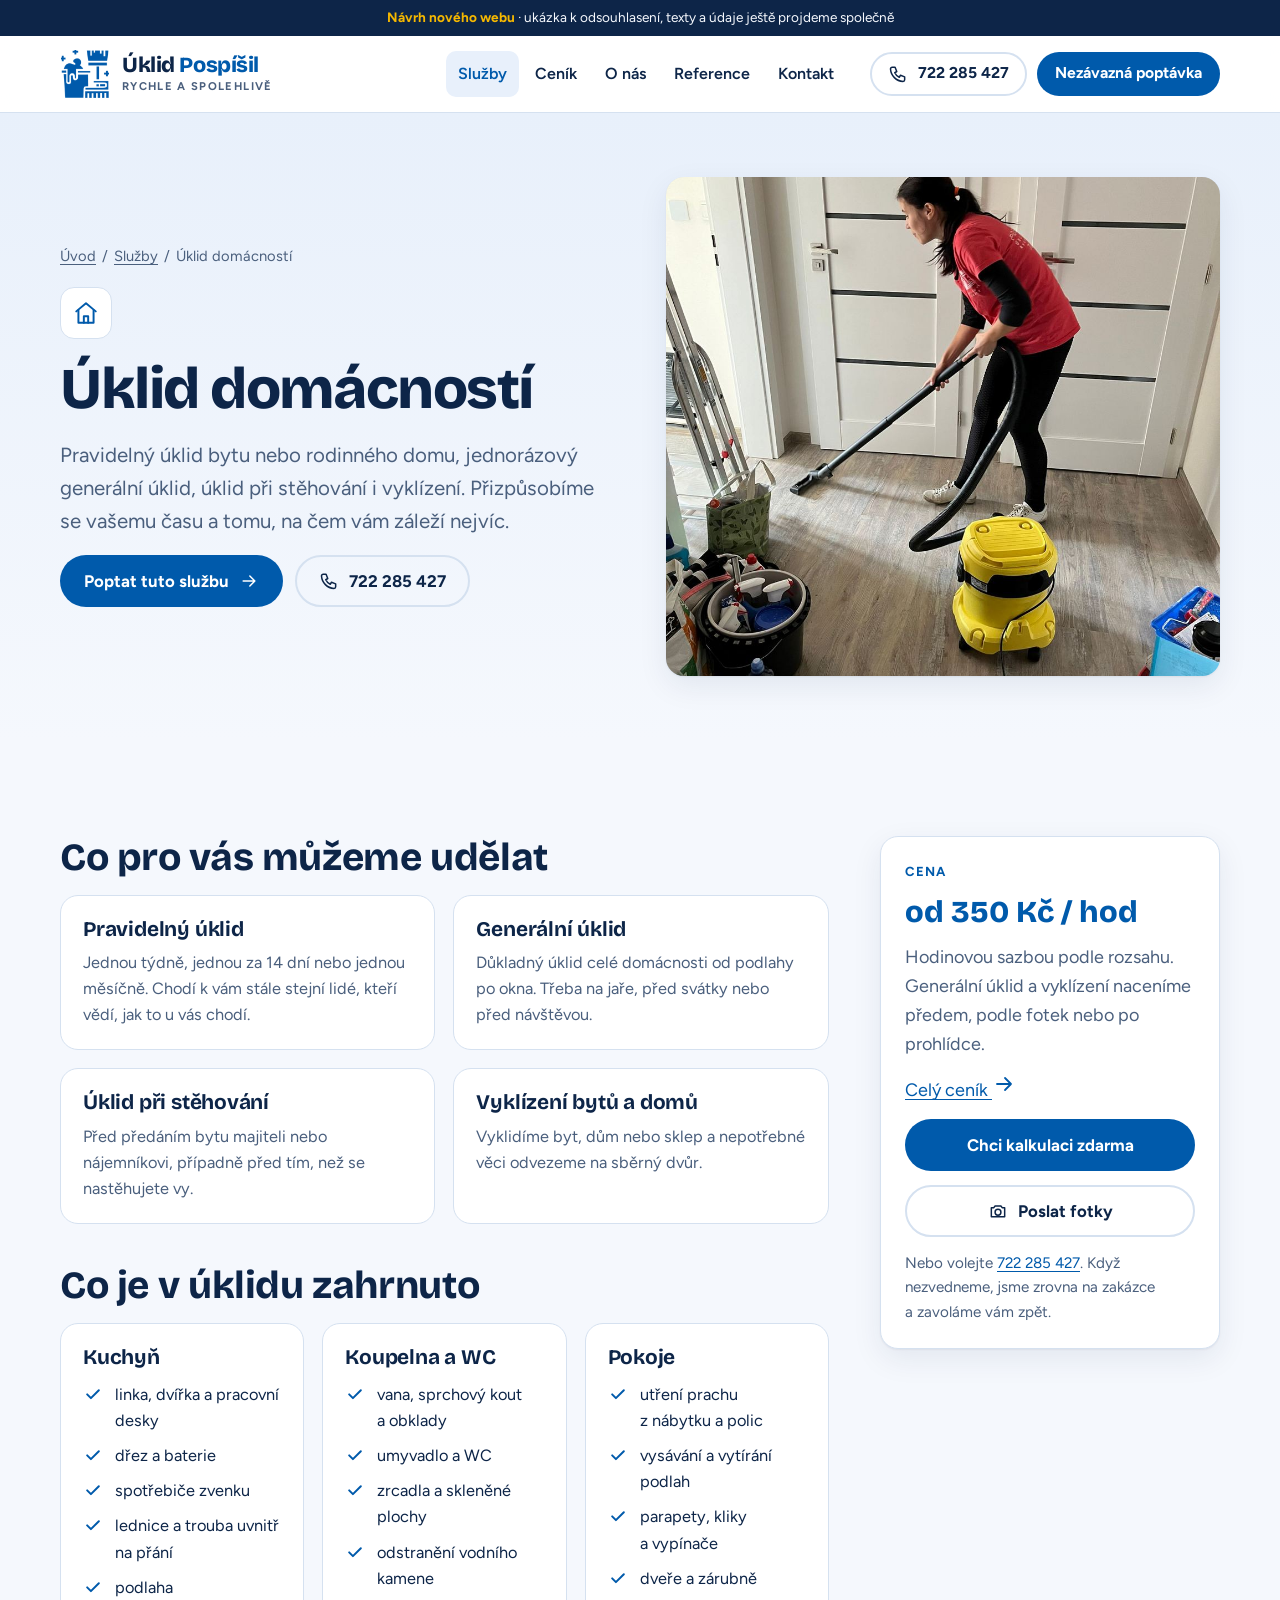
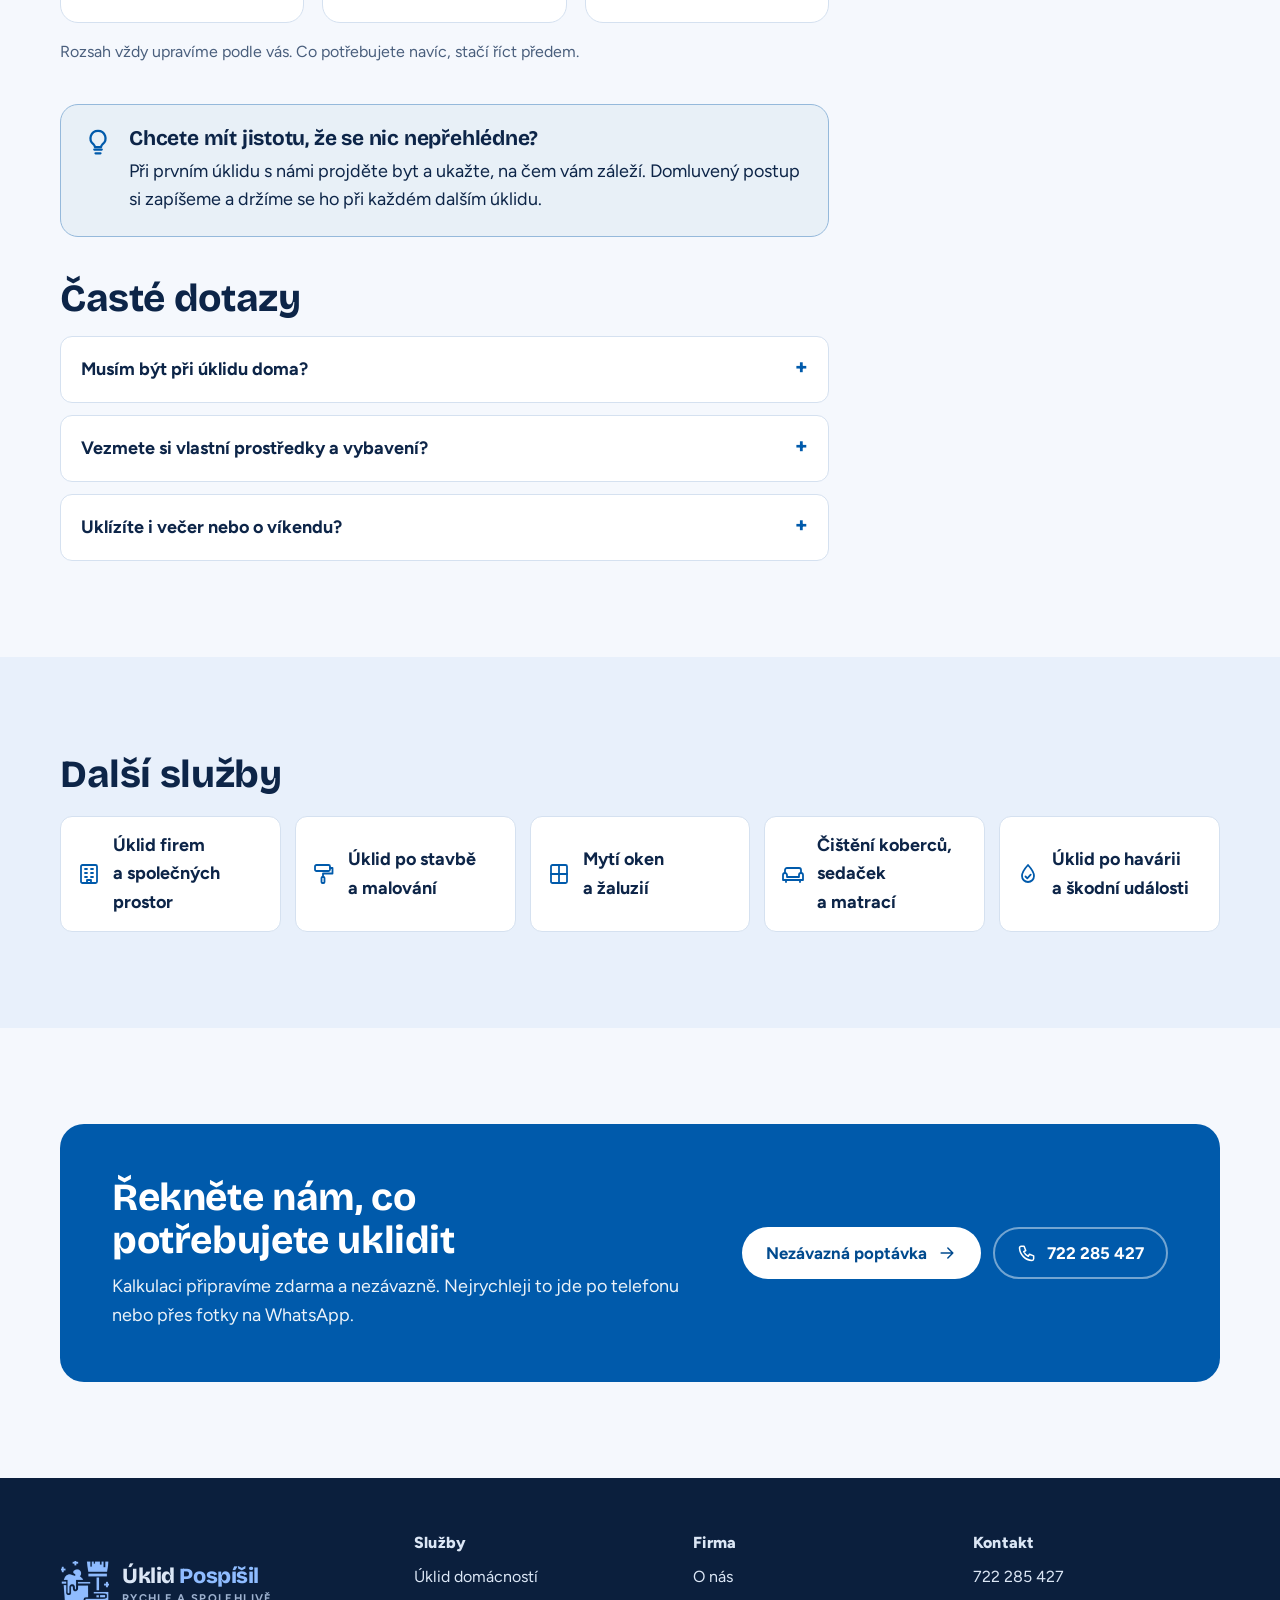
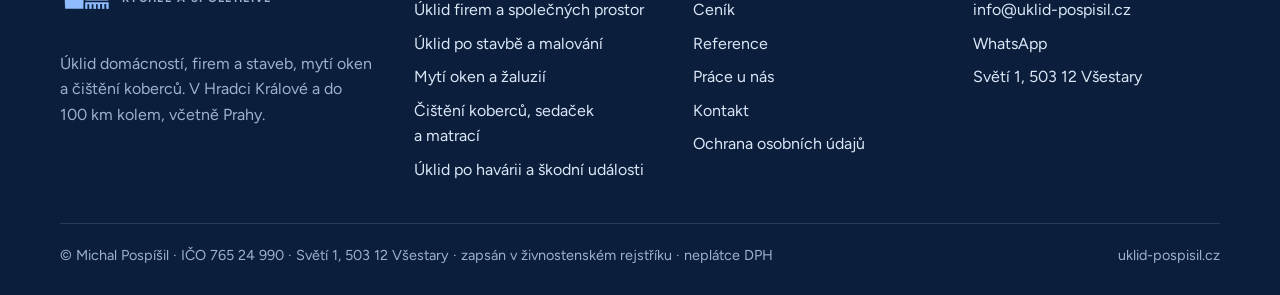
<file: site/uklid-domacnosti.html>
<!doctype html>
<html lang="cs">
<head>
<meta charset="utf-8">
<meta name="viewport" content="width=device-width, initial-scale=1, viewport-fit=cover">
<title>Úklid domácností Hradec Králové | Úklid Pospíšil</title>
<meta name="description" content="Pravidelný úklid bytu nebo rodinného domu, jednorázový generální úklid, úklid při stěhování i vyklízení. Přizpůsobíme se vašemu času a tomu, na čem vám záleží nejvíc.">
<meta property="og:title" content="Úklid domácností Hradec Králové | Úklid Pospíšil">
<meta property="og:description" content="Pravidelný úklid bytu nebo rodinného domu, jednorázový generální úklid, úklid při stěhování i vyklízení. Přizpůsobíme se vašemu času a tomu, na čem vám záleží nejvíc.">
<meta property="og:image" content="https://uklid-pospisil.cz/img/hero-ai.jpg">
<meta property="og:locale" content="cs_CZ">
<meta name="theme-color" content="#005aab">
<link rel="icon" href="assets/favicon-64.png" type="image/png">
<link rel="apple-touch-icon" href="assets/apple-touch-icon.png">
<meta name="apple-mobile-web-app-title" content="Úklid Pospíšil">
<link rel="stylesheet" href="assets/style.css">

</head>
<body>
<div class="ribbon"><strong>Návrh nového webu</strong> · ukázka k&nbsp;odsouhlasení, texty a&nbsp;údaje ještě projdeme společně</div>
<header class="site-header">
  <div class="wrap header-row">
    <a class="logo" href="index.html" aria-label="Úklid Pospíšil – úvodní stránka"><span class="logo-mark" aria-hidden="true"></span><span class="logo-text"><span class="logo-name">Úklid <span>Pospíšil</span></span><span class="logo-sub">Rychle a&nbsp;spolehlivě</span></span></a>
    <button class="menu-btn" type="button" aria-expanded="false" aria-controls="hlavni-menu" aria-label="Menu"><svg class="ico" viewBox="0 0 24 24" aria-hidden="true"><path d="M4 7h16M4 12h16M4 17h16"/></svg></button>
    <nav class="nav" id="hlavni-menu" aria-label="Hlavní menu"><a href="sluzby.html" aria-current="page">Služby</a><a href="cenik.html">Ceník</a><a href="o-nas.html">O&nbsp;nás</a><a href="reference.html">Reference</a><a href="kontakt.html">Kontakt</a></nav>
    <div class="header-cta">
      <a class="btn btn--ghost btn--small" href="tel:+420722285427"><svg class="ico" viewBox="0 0 24 24" aria-hidden="true"><path d="M5 4h3.5l2 5-2.4 1.5a11 11 0 0 0 5.4 5.4L15 13.5l5 2V19a2 2 0 0 1-2 2A16 16 0 0 1 3 6a2 2 0 0 1 2-2z"/></svg><span class="nobr">722 285 427</span></a>
      <a class="btn btn--sun btn--small" href="kontakt.html"><span class="btn-label-long">Nezávazná poptávka</span><span class="btn-label-short">Poptávka</span></a>
    </div>
  </div>
</header><main id="obsah">
<section class="page-hero"><div class="wrap">
  <div class="grid-2">
    <div class="stack" style="gap:18px;min-width:0">
      <div class="crumbs"><a href="index.html">Úvod</a> / <a href="sluzby.html">Služby</a> / <span>Úklid domácností</span></div>
      <span class="icon-chip"><svg class="ico" viewBox="0 0 24 24" aria-hidden="true"><path d="M3 10.5 12 3l9 7.5"/><path d="M5 9.5V21h14V9.5"/><path d="M10 21v-6h4v6"/></svg></span>
      <h1>Úklid domácností</h1>
      <p class="lead">Pravidelný úklid bytu nebo rodinného domu, jednorázový generální úklid, úklid při stěhování i&nbsp;vyklízení. Přizpůsobíme se vašemu času a&nbsp;tomu, na čem vám záleží nejvíc.</p>
      <div class="btn-row">
        <a class="btn btn--sun" href="kontakt.html#uklid-domacnosti">Poptat tuto službu <svg class="ico" viewBox="0 0 24 24" aria-hidden="true"><path d="M5 12h14M13 6l6 6-6 6"/></svg></a>
        <a class="btn btn--ghost" href="tel:+420722285427"><svg class="ico" viewBox="0 0 24 24" aria-hidden="true"><path d="M5 4h3.5l2 5-2.4 1.5a11 11 0 0 0 5.4 5.4L15 13.5l5 2V19a2 2 0 0 1-2 2A16 16 0 0 1 3 6a2 2 0 0 1 2-2z"/></svg><span class="nobr">722 285 427</span></a>
      </div>
    </div>
    <figure class="photo photo--tall" style="margin:0"><img src="img/domacnosti.jpg" alt="Kolegyně vysává podlahu v bytě" loading="eager" decoding="async" style="object-position:50% 45%"></figure>
  </div>
</div></section>

<section class="section"><div class="wrap detail-layout">
  <div class="stack">
    <div class="stack"><h2>Co pro vás můžeme udělat</h2><div class="variants variants--2"><div class="variant"><h3>Pravidelný úklid</h3><p>Jednou týdně, jednou za 14 dní nebo jednou měsíčně. Chodí k&nbsp;vám stále stejní lidé, kteří vědí, jak to u&nbsp;vás chodí.</p></div><div class="variant"><h3>Generální úklid</h3><p>Důkladný úklid celé domácnosti od podlahy po okna. Třeba na jaře, před svátky nebo před návštěvou.</p></div><div class="variant"><h3>Úklid při stěhování</h3><p>Před předáním bytu majiteli nebo nájemníkovi, případně před tím, než se nastěhujete vy.</p></div><div class="variant"><h3>Vyklízení bytů a&nbsp;domů</h3><p>Vyklidíme byt, dům nebo sklep a&nbsp;nepotřebné věci odvezeme na sběrný dvůr.</p></div></div></div>
    <div class="stack"><h2>Co je v&nbsp;úklidu zahrnuto</h2><div class="checklist-grid"><div class="check-card"><h3>Kuchyň</h3><ul class="checks"><li><svg class="ico" viewBox="0 0 24 24" aria-hidden="true"><path d="M5 12.5l4.5 4.5L19 7.5"/></svg><span>linka, dvířka a&nbsp;pracovní desky</span></li><li><svg class="ico" viewBox="0 0 24 24" aria-hidden="true"><path d="M5 12.5l4.5 4.5L19 7.5"/></svg><span>dřez a&nbsp;baterie</span></li><li><svg class="ico" viewBox="0 0 24 24" aria-hidden="true"><path d="M5 12.5l4.5 4.5L19 7.5"/></svg><span>spotřebiče zvenku</span></li><li><svg class="ico" viewBox="0 0 24 24" aria-hidden="true"><path d="M5 12.5l4.5 4.5L19 7.5"/></svg><span>lednice a&nbsp;trouba uvnitř na přání</span></li><li><svg class="ico" viewBox="0 0 24 24" aria-hidden="true"><path d="M5 12.5l4.5 4.5L19 7.5"/></svg><span>podlaha</span></li></ul></div><div class="check-card"><h3>Koupelna a&nbsp;WC</h3><ul class="checks"><li><svg class="ico" viewBox="0 0 24 24" aria-hidden="true"><path d="M5 12.5l4.5 4.5L19 7.5"/></svg><span>vana, sprchový kout a&nbsp;obklady</span></li><li><svg class="ico" viewBox="0 0 24 24" aria-hidden="true"><path d="M5 12.5l4.5 4.5L19 7.5"/></svg><span>umyvadlo a&nbsp;WC</span></li><li><svg class="ico" viewBox="0 0 24 24" aria-hidden="true"><path d="M5 12.5l4.5 4.5L19 7.5"/></svg><span>zrcadla a&nbsp;skleněné plochy</span></li><li><svg class="ico" viewBox="0 0 24 24" aria-hidden="true"><path d="M5 12.5l4.5 4.5L19 7.5"/></svg><span>odstranění vodního kamene</span></li></ul></div><div class="check-card"><h3>Pokoje</h3><ul class="checks"><li><svg class="ico" viewBox="0 0 24 24" aria-hidden="true"><path d="M5 12.5l4.5 4.5L19 7.5"/></svg><span>utření prachu z&nbsp;nábytku a&nbsp;polic</span></li><li><svg class="ico" viewBox="0 0 24 24" aria-hidden="true"><path d="M5 12.5l4.5 4.5L19 7.5"/></svg><span>vysávání a&nbsp;vytírání podlah</span></li><li><svg class="ico" viewBox="0 0 24 24" aria-hidden="true"><path d="M5 12.5l4.5 4.5L19 7.5"/></svg><span>parapety, kliky a&nbsp;vypínače</span></li><li><svg class="ico" viewBox="0 0 24 24" aria-hidden="true"><path d="M5 12.5l4.5 4.5L19 7.5"/></svg><span>dveře a&nbsp;zárubně</span></li></ul></div></div>
      <p class="muted" style="font-size:1rem">Rozsah vždy upravíme podle vás. Co potřebujete navíc, stačí říct předem.</p></div>
    <div class="tip"><svg class="ico" viewBox="0 0 24 24" aria-hidden="true"><path d="M9 18h6M10 21h4"/><path d="M12 3a6 6 0 0 0-3.6 10.8c.7.6 1.1 1.3 1.1 2.2h5c0-.9.4-1.6 1.1-2.2A6 6 0 0 0 12 3z"/></svg><div><h3>Chcete mít jistotu, že se nic nepřehlédne?</h3><p>Při prvním úklidu s&nbsp;námi projděte byt a&nbsp;ukažte, na čem vám záleží. Domluvený postup si zapíšeme a&nbsp;držíme se ho při každém dalším úklidu.</p></div></div>
    <div class="stack"><h2>Časté dotazy</h2><div class="faq"><details><summary>Musím být při úklidu doma?</summary><p>Nemusíte. Když se domluvíme na předání klíčů, uklidíme, zatímco jste v&nbsp;práci.</p></details><details><summary>Vezmete si vlastní prostředky a&nbsp;vybavení?</summary><p>Ano. Vozíme profesionální čisticí prostředky i&nbsp;vlastní stroje Kärcher. Když máte své oblíbené prostředky, rádi je použijeme.</p></details><details><summary>Uklízíte i&nbsp;večer nebo o&nbsp;víkendu?</summary><p>Ano, přizpůsobíme se vám. Úklid večer nebo o&nbsp;víkendu je možný po domluvě.</p></details></div></div>
  </div>
  <aside class="side-card">
    <span class="eyebrow">Cena</span>
    <p class="price-from">od 350&nbsp;Kč / hod</p>
    <p class="muted">Hodinovou sazbou podle rozsahu. Generální úklid a&nbsp;vyklízení naceníme předem, podle fotek nebo po prohlídce.</p>
    <a href="cenik.html#uklid">Celý ceník <svg class="ico" viewBox="0 0 24 24" aria-hidden="true"><path d="M5 12h14M13 6l6 6-6 6"/></svg></a>
    <a class="btn btn--sun" href="kontakt.html#uklid-domacnosti">Chci kalkulaci zdarma</a>
    <a class="btn btn--ghost" href="https://wa.me/420722285427?text=Dobr%C3%BD%20den%2C%20pos%C3%ADl%C3%A1m%20fotky%20k%20nacen%C4%9Bn%C3%AD%20%C3%BAklidu.%20M%C3%ADsto%3A%20" target="_blank" rel="noopener"><svg class="ico" viewBox="0 0 24 24" aria-hidden="true"><path d="M4 8h3l1.5-2h7L17 8h3v11H4z"/><circle cx="12" cy="13.5" r="3.5"/></svg>Poslat fotky</a>
    <p class="muted" style="font-size:.95rem">Nebo volejte <a href="tel:+420722285427" class="nobr">722 285 427</a>. Když nezvedneme, jsme zrovna na zakázce a&nbsp;zavoláme vám zpět.</p>
  </aside>
</div></section>

<section class="section section--tint"><div class="wrap stack" style="gap:20px">
  <h2>Další služby</h2>
  <div class="related"><a href="uklid-firem.html"><svg class="ico" viewBox="0 0 24 24" aria-hidden="true"><rect x="4" y="3" width="16" height="18" rx="1.5"/><path d="M8 7h2M14 7h2M8 11h2M14 11h2M8 15h2M14 15h2"/><path d="M10 21v-3h4v3"/></svg><span>Úklid firem a&nbsp;společných prostor</span></a><a href="uklid-po-stavbe.html"><svg class="ico" viewBox="0 0 24 24" aria-hidden="true"><rect x="3" y="3" width="15" height="6" rx="1.5"/><path d="M18 6h2.5v5.5H11V15"/><rect x="9.5" y="15" width="3" height="6" rx="1"/></svg><span>Úklid po stavbě a&nbsp;malování</span></a><a href="myti-oken.html"><svg class="ico" viewBox="0 0 24 24" aria-hidden="true"><rect x="4" y="3" width="16" height="18" rx="1.5"/><path d="M12 3v18M4 12h16"/></svg><span>Mytí oken a&nbsp;žaluzií</span></a><a href="cisteni-kobercu-a-calouneni.html"><svg class="ico" viewBox="0 0 24 24" aria-hidden="true"><path d="M4 11V8a2 2 0 0 1 2-2h12a2 2 0 0 1 2 2v3"/><path d="M2 13a2 2 0 0 1 4 0v2h12v-2a2 2 0 0 1 4 0v5H2z"/><path d="M5 18v2M19 18v2"/></svg><span>Čištění koberců, sedaček a&nbsp;matrací</span></a><a href="uklid-po-pojistne-udalosti.html"><svg class="ico" viewBox="0 0 24 24" aria-hidden="true"><path d="M12 3s6 6.5 6 11a6 6 0 0 1-12 0c0-4.5 6-11 6-11z"/><path d="M9.5 14.5l1.8 1.8 3.4-3.6"/></svg><span>Úklid po havárii a&nbsp;škodní události</span></a></div>
</div></section>
<section class="section"><div class="wrap">
  <div class="cta-band">
    <div><h2>Řekněte nám, co potřebujete uklidit</h2><p>Kalkulaci připravíme zdarma a&nbsp;nezávazně. Nejrychleji to jde po telefonu nebo přes fotky na WhatsApp.</p></div>
    <div class="btn-row">
      <a class="btn btn--sun" href="kontakt.html">Nezávazná poptávka <svg class="ico" viewBox="0 0 24 24" aria-hidden="true"><path d="M5 12h14M13 6l6 6-6 6"/></svg></a>
      <a class="btn btn--ghost" href="tel:+420722285427"><svg class="ico" viewBox="0 0 24 24" aria-hidden="true"><path d="M5 4h3.5l2 5-2.4 1.5a11 11 0 0 0 5.4 5.4L15 13.5l5 2V19a2 2 0 0 1-2 2A16 16 0 0 1 3 6a2 2 0 0 1 2-2z"/></svg><span class="nobr">722 285 427</span></a>
    </div>
  </div>
</div></section>
</main>
<footer class="site-footer">
  <div class="wrap">
    <div class="foot-grid">
      <div class="stack" style="gap:14px">
        <a class="logo" href="index.html"><span class="logo-mark" aria-hidden="true"></span><span class="logo-text"><span class="logo-name">Úklid <span>Pospíšil</span></span><span class="logo-sub">Rychle a&nbsp;spolehlivě</span></span></a>
        <p>Úklid domácností, firem a&nbsp;staveb, mytí oken a&nbsp;čištění koberců. V&nbsp;Hradci Králové a&nbsp;do 100&nbsp;km kolem, včetně Prahy.</p>
      </div>
      <div><h4>Služby</h4><ul><li><a href="uklid-domacnosti.html">Úklid domácností</a></li><li><a href="uklid-firem.html">Úklid firem a&nbsp;společných prostor</a></li><li><a href="uklid-po-stavbe.html">Úklid po stavbě a&nbsp;malování</a></li><li><a href="myti-oken.html">Mytí oken a&nbsp;žaluzií</a></li><li><a href="cisteni-kobercu-a-calouneni.html">Čištění koberců, sedaček a&nbsp;matrací</a></li><li><a href="uklid-po-pojistne-udalosti.html">Úklid po havárii a&nbsp;škodní události</a></li></ul></div>
      <div><h4>Firma</h4><ul>
        <li><a href="o-nas.html">O&nbsp;nás</a></li><li><a href="cenik.html">Ceník</a></li>
        <li><a href="reference.html">Reference</a></li><li><a href="kariera.html">Práce u&nbsp;nás</a></li>
        <li><a href="kontakt.html">Kontakt</a></li><li><a href="ochrana-udaju.html">Ochrana osobních údajů</a></li></ul></div>
      <div><h4>Kontakt</h4><ul>
        <li><a href="tel:+420722285427">722 285 427</a></li>
        <li><a href="mailto:info@uklid-pospisil.cz">info@uklid-pospisil.cz</a></li>
        <li><a href="https://wa.me/420722285427?text=Dobr%C3%BD%20den%2C%20pos%C3%ADl%C3%A1m%20fotky%20k%20nacen%C4%9Bn%C3%AD%20%C3%BAklidu.%20M%C3%ADsto%3A%20" target="_blank" rel="noopener">WhatsApp</a></li>
        <li>Světí 1, 503 12 Všestary</li></ul></div>
    </div>
    <div class="foot-bottom">
      <span>© Michal Pospíšil · IČO 765 24 990 · Světí 1, 503 12 Všestary · zapsán v&nbsp;živnostenském rejstříku · neplátce DPH</span>
      <span>uklid-pospisil.cz</span>
    </div>
  </div>
</footer>
<nav class="mobile-bar" aria-label="Rychlý kontakt">
  <a class="btn btn--ghost" href="tel:+420722285427"><svg class="ico" viewBox="0 0 24 24" aria-hidden="true"><path d="M5 4h3.5l2 5-2.4 1.5a11 11 0 0 0 5.4 5.4L15 13.5l5 2V19a2 2 0 0 1-2 2A16 16 0 0 1 3 6a2 2 0 0 1 2-2z"/></svg>Zavolat</a>
  <a class="btn btn--ghost" href="https://wa.me/420722285427?text=Dobr%C3%BD%20den%2C%20pos%C3%ADl%C3%A1m%20fotky%20k%20nacen%C4%9Bn%C3%AD%20%C3%BAklidu.%20M%C3%ADsto%3A%20" target="_blank" rel="noopener"><svg class="ico" viewBox="0 0 24 24" aria-hidden="true"><path d="M20 11.5a8 8 0 0 1-11.8 7L4 20l1.5-4A8 8 0 1 1 20 11.5z"/><path d="M9 9.5c0 3 2.5 5.5 5.5 5.5l1-1.5-2-1-1 .8a4 4 0 0 1-1.8-1.8l.8-1-1-2z"/></svg>WhatsApp</a>
  <a class="btn btn--sun" href="kontakt.html">Poptávka</a>
</nav>
<script src="assets/main.js"></script>
</body>
</html>
</file>
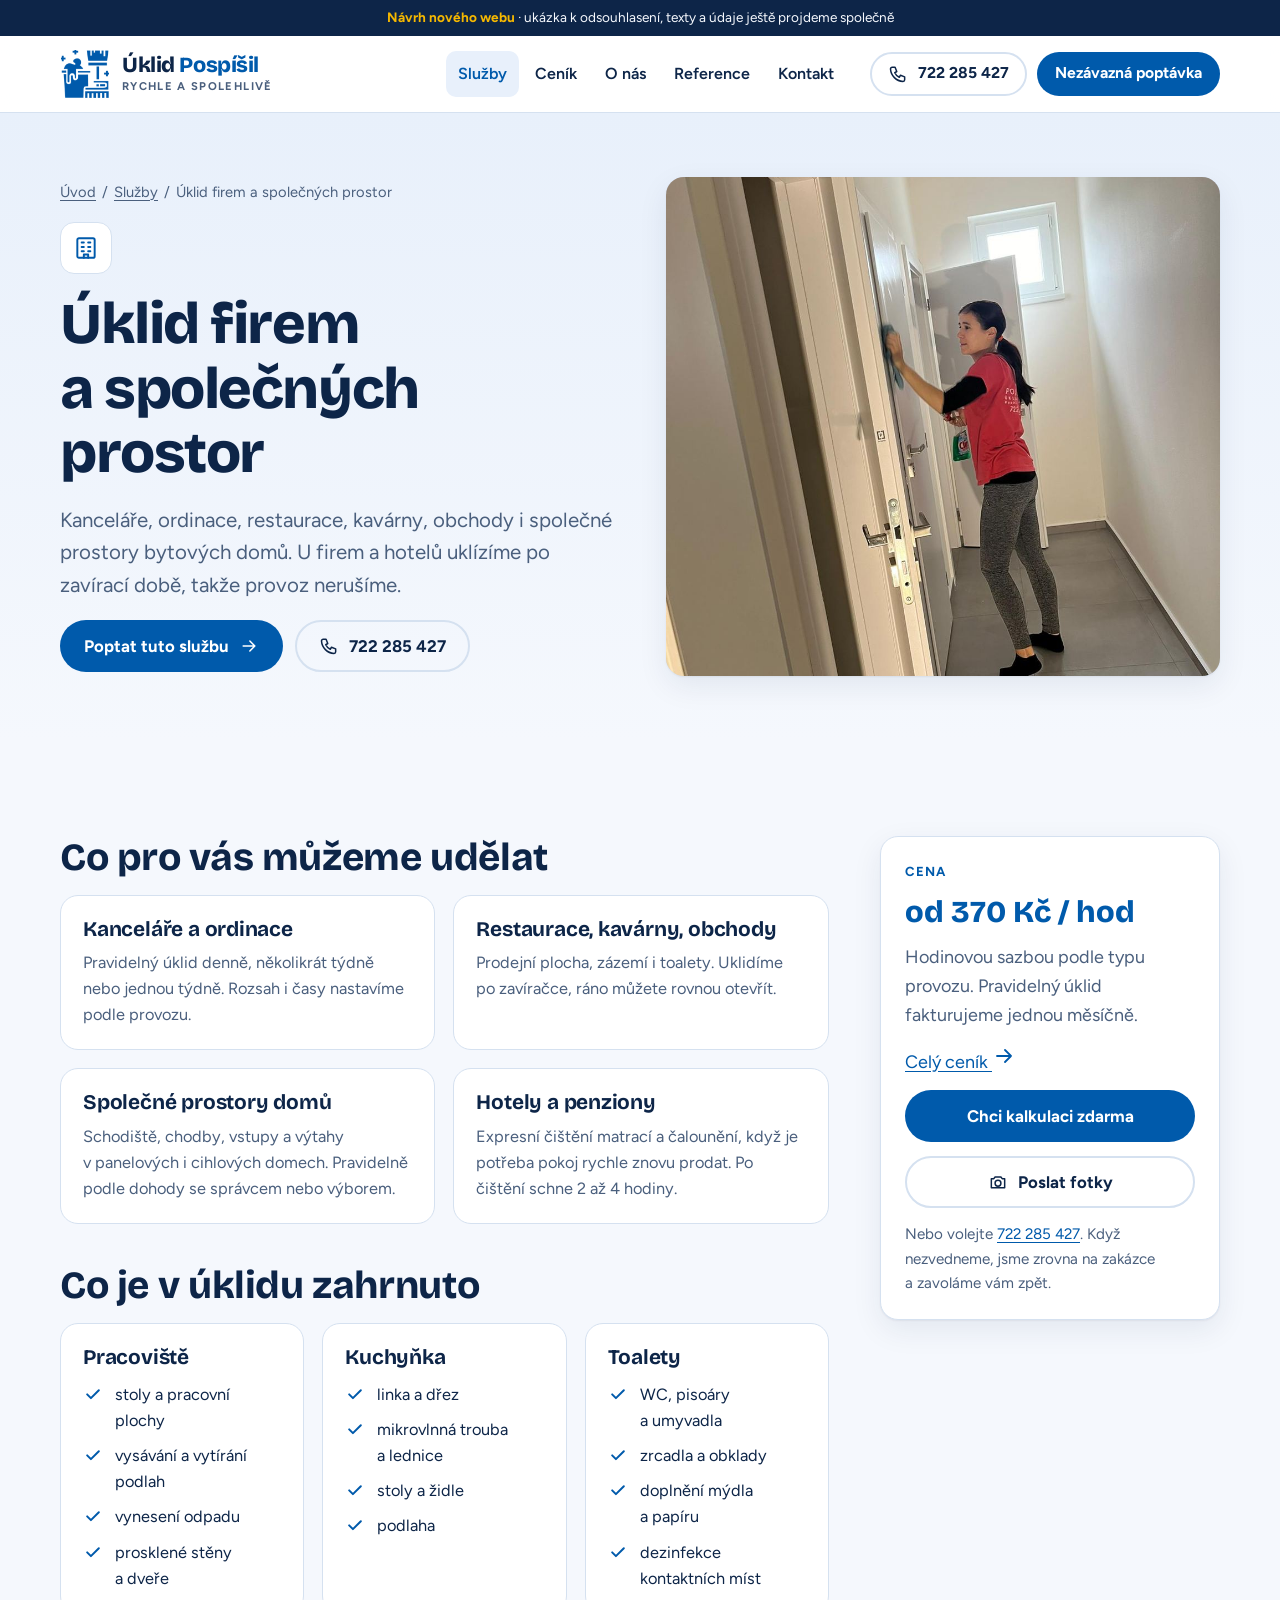
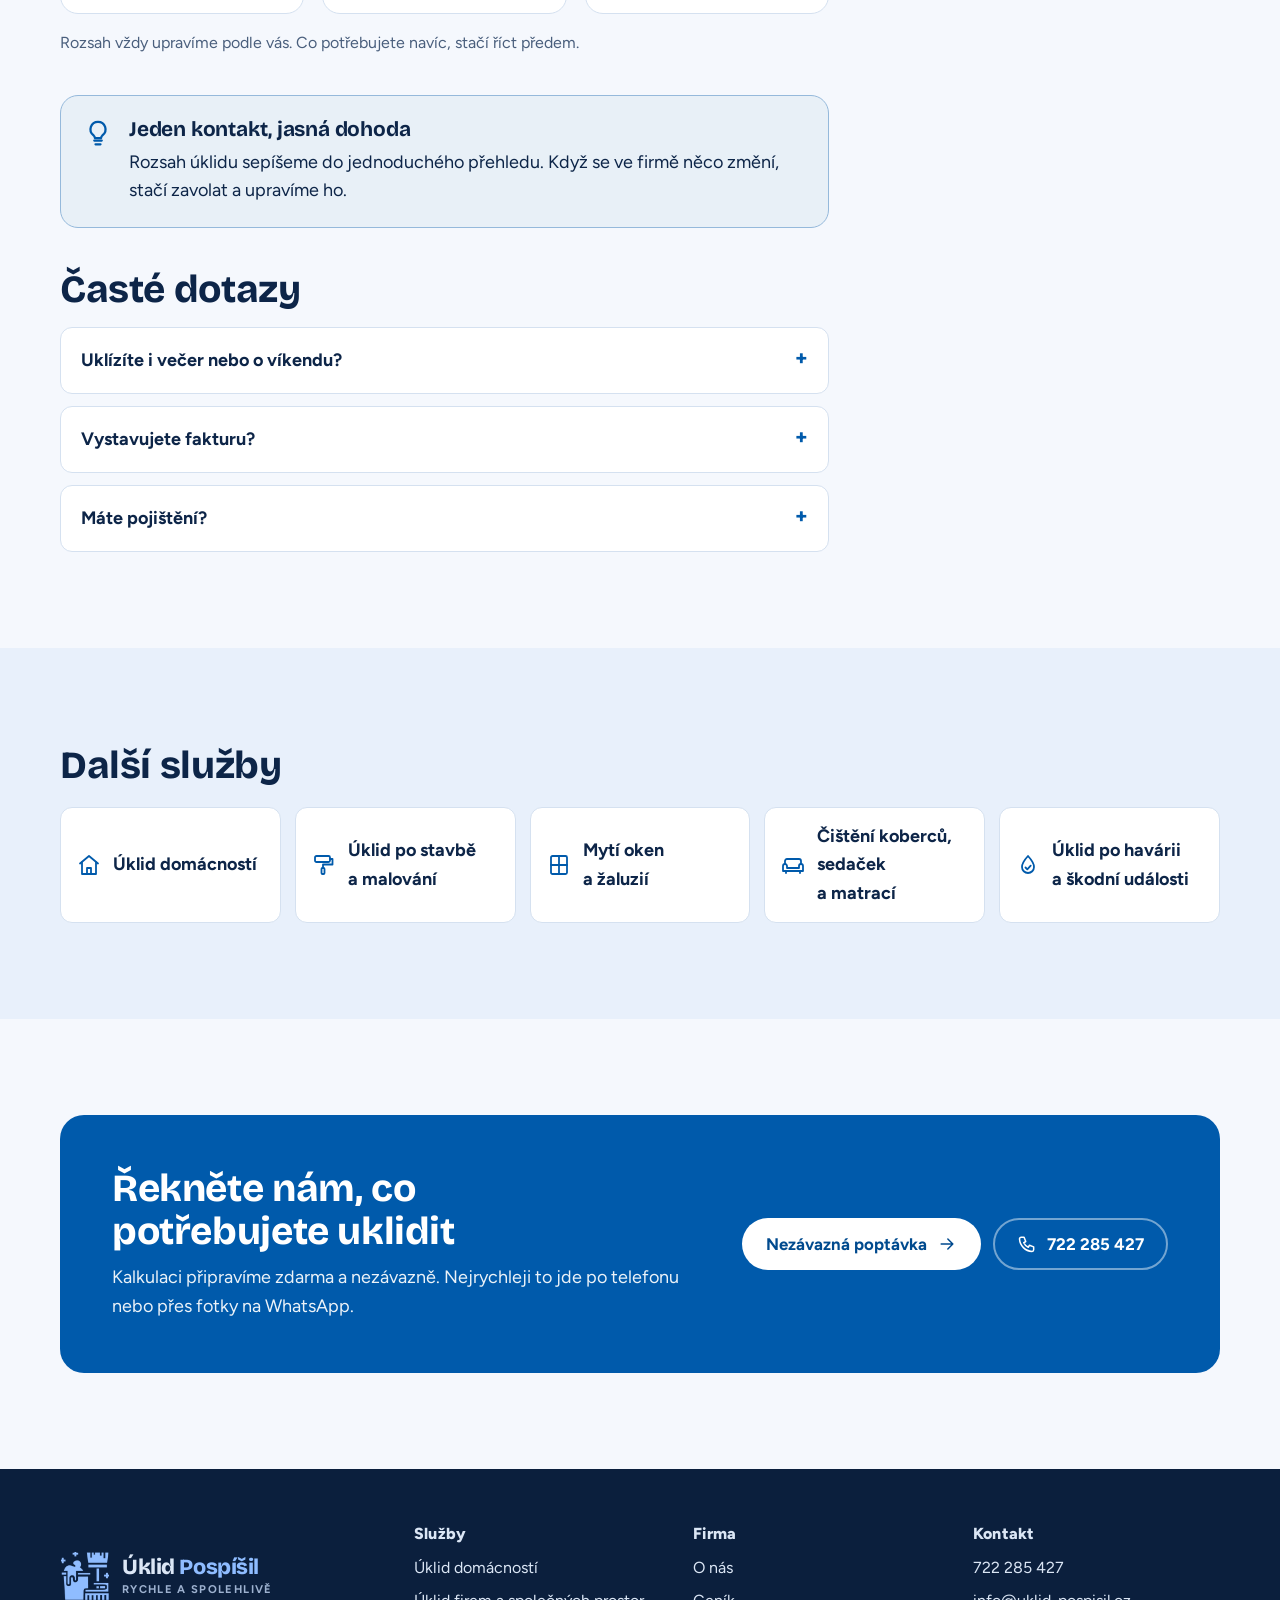
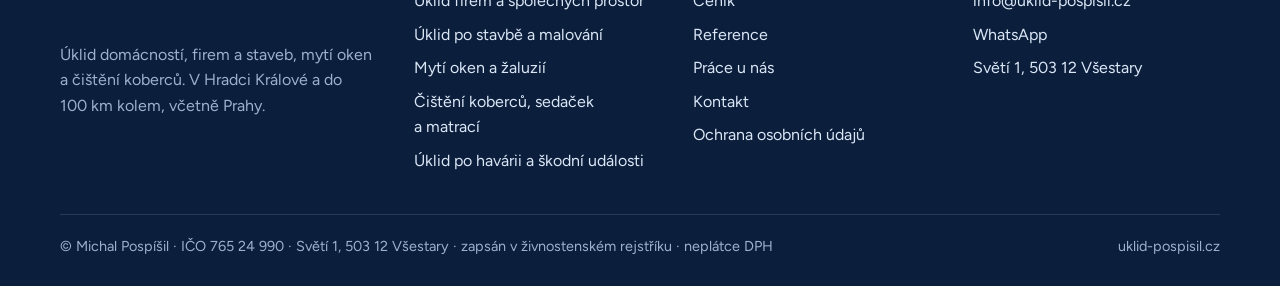
<file: site/uklid-firem.html>
<!doctype html>
<html lang="cs">
<head>
<meta charset="utf-8">
<meta name="viewport" content="width=device-width, initial-scale=1, viewport-fit=cover">
<title>Úklid firem a společných prostor Hradec Králové | Úklid Pospíšil</title>
<meta name="description" content="Kanceláře, ordinace, restaurace, kavárny, obchody i společné prostory bytových domů. U firem a hotelů uklízíme po zavírací době, takže provoz nerušíme.">
<meta property="og:title" content="Úklid firem a společných prostor Hradec Králové | Úklid Pospíšil">
<meta property="og:description" content="Kanceláře, ordinace, restaurace, kavárny, obchody i společné prostory bytových domů. U firem a hotelů uklízíme po zavírací době, takže provoz nerušíme.">
<meta property="og:image" content="https://uklid-pospisil.cz/img/hero-ai.jpg">
<meta property="og:locale" content="cs_CZ">
<meta name="theme-color" content="#005aab">
<link rel="icon" href="assets/favicon-64.png" type="image/png">
<link rel="apple-touch-icon" href="assets/apple-touch-icon.png">
<meta name="apple-mobile-web-app-title" content="Úklid Pospíšil">
<link rel="stylesheet" href="assets/style.css">

</head>
<body>
<div class="ribbon"><strong>Návrh nového webu</strong> · ukázka k&nbsp;odsouhlasení, texty a&nbsp;údaje ještě projdeme společně</div>
<header class="site-header">
  <div class="wrap header-row">
    <a class="logo" href="index.html" aria-label="Úklid Pospíšil – úvodní stránka"><span class="logo-mark" aria-hidden="true"></span><span class="logo-text"><span class="logo-name">Úklid <span>Pospíšil</span></span><span class="logo-sub">Rychle a&nbsp;spolehlivě</span></span></a>
    <button class="menu-btn" type="button" aria-expanded="false" aria-controls="hlavni-menu" aria-label="Menu"><svg class="ico" viewBox="0 0 24 24" aria-hidden="true"><path d="M4 7h16M4 12h16M4 17h16"/></svg></button>
    <nav class="nav" id="hlavni-menu" aria-label="Hlavní menu"><a href="sluzby.html" aria-current="page">Služby</a><a href="cenik.html">Ceník</a><a href="o-nas.html">O&nbsp;nás</a><a href="reference.html">Reference</a><a href="kontakt.html">Kontakt</a></nav>
    <div class="header-cta">
      <a class="btn btn--ghost btn--small" href="tel:+420722285427"><svg class="ico" viewBox="0 0 24 24" aria-hidden="true"><path d="M5 4h3.5l2 5-2.4 1.5a11 11 0 0 0 5.4 5.4L15 13.5l5 2V19a2 2 0 0 1-2 2A16 16 0 0 1 3 6a2 2 0 0 1 2-2z"/></svg><span class="nobr">722 285 427</span></a>
      <a class="btn btn--sun btn--small" href="kontakt.html"><span class="btn-label-long">Nezávazná poptávka</span><span class="btn-label-short">Poptávka</span></a>
    </div>
  </div>
</header><main id="obsah">
<section class="page-hero"><div class="wrap">
  <div class="grid-2">
    <div class="stack" style="gap:18px;min-width:0">
      <div class="crumbs"><a href="index.html">Úvod</a> / <a href="sluzby.html">Služby</a> / <span>Úklid firem a&nbsp;společných prostor</span></div>
      <span class="icon-chip"><svg class="ico" viewBox="0 0 24 24" aria-hidden="true"><rect x="4" y="3" width="16" height="18" rx="1.5"/><path d="M8 7h2M14 7h2M8 11h2M14 11h2M8 15h2M14 15h2"/><path d="M10 21v-3h4v3"/></svg></span>
      <h1>Úklid firem a&nbsp;společných prostor</h1>
      <p class="lead">Kanceláře, ordinace, restaurace, kavárny, obchody i&nbsp;společné prostory bytových domů. U&nbsp;firem a&nbsp;hotelů uklízíme po zavírací době, takže provoz nerušíme.</p>
      <div class="btn-row">
        <a class="btn btn--sun" href="kontakt.html#uklid-firem">Poptat tuto službu <svg class="ico" viewBox="0 0 24 24" aria-hidden="true"><path d="M5 12h14M13 6l6 6-6 6"/></svg></a>
        <a class="btn btn--ghost" href="tel:+420722285427"><svg class="ico" viewBox="0 0 24 24" aria-hidden="true"><path d="M5 4h3.5l2 5-2.4 1.5a11 11 0 0 0 5.4 5.4L15 13.5l5 2V19a2 2 0 0 1-2 2A16 16 0 0 1 3 6a2 2 0 0 1 2-2z"/></svg><span class="nobr">722 285 427</span></a>
      </div>
    </div>
    <figure class="photo photo--tall" style="margin:0"><img src="img/firmy.jpg" alt="Kolegyně omývá dveře na chodbě" loading="eager" decoding="async" style="object-position:50% 40%"></figure>
  </div>
</div></section>

<section class="section"><div class="wrap detail-layout">
  <div class="stack">
    <div class="stack"><h2>Co pro vás můžeme udělat</h2><div class="variants variants--2"><div class="variant"><h3>Kanceláře a&nbsp;ordinace</h3><p>Pravidelný úklid denně, několikrát týdně nebo jednou týdně. Rozsah i&nbsp;časy nastavíme podle provozu.</p></div><div class="variant"><h3>Restaurace, kavárny, obchody</h3><p>Prodejní plocha, zázemí i&nbsp;toalety. Uklidíme po zavíračce, ráno můžete rovnou otevřít.</p></div><div class="variant"><h3>Společné prostory domů</h3><p>Schodiště, chodby, vstupy a&nbsp;výtahy v&nbsp;panelových i&nbsp;cihlových domech. Pravidelně podle dohody se správcem nebo výborem.</p></div><div class="variant"><h3>Hotely a&nbsp;penziony</h3><p>Expresní čištění matrací a&nbsp;čalounění, když je potřeba pokoj rychle znovu prodat. Po čištění schne 2 až 4&nbsp;hodiny.</p></div></div></div>
    <div class="stack"><h2>Co je v&nbsp;úklidu zahrnuto</h2><div class="checklist-grid"><div class="check-card"><h3>Pracoviště</h3><ul class="checks"><li><svg class="ico" viewBox="0 0 24 24" aria-hidden="true"><path d="M5 12.5l4.5 4.5L19 7.5"/></svg><span>stoly a&nbsp;pracovní plochy</span></li><li><svg class="ico" viewBox="0 0 24 24" aria-hidden="true"><path d="M5 12.5l4.5 4.5L19 7.5"/></svg><span>vysávání a&nbsp;vytírání podlah</span></li><li><svg class="ico" viewBox="0 0 24 24" aria-hidden="true"><path d="M5 12.5l4.5 4.5L19 7.5"/></svg><span>vynesení odpadu</span></li><li><svg class="ico" viewBox="0 0 24 24" aria-hidden="true"><path d="M5 12.5l4.5 4.5L19 7.5"/></svg><span>prosklené stěny a&nbsp;dveře</span></li></ul></div><div class="check-card"><h3>Kuchyňka</h3><ul class="checks"><li><svg class="ico" viewBox="0 0 24 24" aria-hidden="true"><path d="M5 12.5l4.5 4.5L19 7.5"/></svg><span>linka a&nbsp;dřez</span></li><li><svg class="ico" viewBox="0 0 24 24" aria-hidden="true"><path d="M5 12.5l4.5 4.5L19 7.5"/></svg><span>mikrovlnná trouba a&nbsp;lednice</span></li><li><svg class="ico" viewBox="0 0 24 24" aria-hidden="true"><path d="M5 12.5l4.5 4.5L19 7.5"/></svg><span>stoly a&nbsp;židle</span></li><li><svg class="ico" viewBox="0 0 24 24" aria-hidden="true"><path d="M5 12.5l4.5 4.5L19 7.5"/></svg><span>podlaha</span></li></ul></div><div class="check-card"><h3>Toalety</h3><ul class="checks"><li><svg class="ico" viewBox="0 0 24 24" aria-hidden="true"><path d="M5 12.5l4.5 4.5L19 7.5"/></svg><span>WC, pisoáry a&nbsp;umyvadla</span></li><li><svg class="ico" viewBox="0 0 24 24" aria-hidden="true"><path d="M5 12.5l4.5 4.5L19 7.5"/></svg><span>zrcadla a&nbsp;obklady</span></li><li><svg class="ico" viewBox="0 0 24 24" aria-hidden="true"><path d="M5 12.5l4.5 4.5L19 7.5"/></svg><span>doplnění mýdla a&nbsp;papíru</span></li><li><svg class="ico" viewBox="0 0 24 24" aria-hidden="true"><path d="M5 12.5l4.5 4.5L19 7.5"/></svg><span>dezinfekce kontaktních míst</span></li></ul></div></div>
      <p class="muted" style="font-size:1rem">Rozsah vždy upravíme podle vás. Co potřebujete navíc, stačí říct předem.</p></div>
    <div class="tip"><svg class="ico" viewBox="0 0 24 24" aria-hidden="true"><path d="M9 18h6M10 21h4"/><path d="M12 3a6 6 0 0 0-3.6 10.8c.7.6 1.1 1.3 1.1 2.2h5c0-.9.4-1.6 1.1-2.2A6 6 0 0 0 12 3z"/></svg><div><h3>Jeden kontakt, jasná dohoda</h3><p>Rozsah úklidu sepíšeme do jednoduchého přehledu. Když se ve firmě něco změní, stačí zavolat a&nbsp;upravíme ho.</p></div></div>
    <div class="stack"><h2>Časté dotazy</h2><div class="faq"><details><summary>Uklízíte i&nbsp;večer nebo o&nbsp;víkendu?</summary><p>Ano. Firmy, restaurace a&nbsp;hotely uklízíme hlavně po zavírací době, aby se nerušil provoz.</p></details><details><summary>Vystavujete fakturu?</summary><p>Ano, fakturujeme firmám i&nbsp;OSVČ. Nejsme plátci DPH, takže cena, na které se domluvíme, je konečná.</p></details><details><summary>Máte pojištění?</summary><p>Ano, máme pojištění odpovědnosti za škodu.</p></details></div></div>
  </div>
  <aside class="side-card">
    <span class="eyebrow">Cena</span>
    <p class="price-from">od 370&nbsp;Kč / hod</p>
    <p class="muted">Hodinovou sazbou podle typu provozu. Pravidelný úklid fakturujeme jednou měsíčně.</p>
    <a href="cenik.html#uklid">Celý ceník <svg class="ico" viewBox="0 0 24 24" aria-hidden="true"><path d="M5 12h14M13 6l6 6-6 6"/></svg></a>
    <a class="btn btn--sun" href="kontakt.html#uklid-firem">Chci kalkulaci zdarma</a>
    <a class="btn btn--ghost" href="https://wa.me/420722285427?text=Dobr%C3%BD%20den%2C%20pos%C3%ADl%C3%A1m%20fotky%20k%20nacen%C4%9Bn%C3%AD%20%C3%BAklidu.%20M%C3%ADsto%3A%20" target="_blank" rel="noopener"><svg class="ico" viewBox="0 0 24 24" aria-hidden="true"><path d="M4 8h3l1.5-2h7L17 8h3v11H4z"/><circle cx="12" cy="13.5" r="3.5"/></svg>Poslat fotky</a>
    <p class="muted" style="font-size:.95rem">Nebo volejte <a href="tel:+420722285427" class="nobr">722 285 427</a>. Když nezvedneme, jsme zrovna na zakázce a&nbsp;zavoláme vám zpět.</p>
  </aside>
</div></section>

<section class="section section--tint"><div class="wrap stack" style="gap:20px">
  <h2>Další služby</h2>
  <div class="related"><a href="uklid-domacnosti.html"><svg class="ico" viewBox="0 0 24 24" aria-hidden="true"><path d="M3 10.5 12 3l9 7.5"/><path d="M5 9.5V21h14V9.5"/><path d="M10 21v-6h4v6"/></svg><span>Úklid domácností</span></a><a href="uklid-po-stavbe.html"><svg class="ico" viewBox="0 0 24 24" aria-hidden="true"><rect x="3" y="3" width="15" height="6" rx="1.5"/><path d="M18 6h2.5v5.5H11V15"/><rect x="9.5" y="15" width="3" height="6" rx="1"/></svg><span>Úklid po stavbě a&nbsp;malování</span></a><a href="myti-oken.html"><svg class="ico" viewBox="0 0 24 24" aria-hidden="true"><rect x="4" y="3" width="16" height="18" rx="1.5"/><path d="M12 3v18M4 12h16"/></svg><span>Mytí oken a&nbsp;žaluzií</span></a><a href="cisteni-kobercu-a-calouneni.html"><svg class="ico" viewBox="0 0 24 24" aria-hidden="true"><path d="M4 11V8a2 2 0 0 1 2-2h12a2 2 0 0 1 2 2v3"/><path d="M2 13a2 2 0 0 1 4 0v2h12v-2a2 2 0 0 1 4 0v5H2z"/><path d="M5 18v2M19 18v2"/></svg><span>Čištění koberců, sedaček a&nbsp;matrací</span></a><a href="uklid-po-pojistne-udalosti.html"><svg class="ico" viewBox="0 0 24 24" aria-hidden="true"><path d="M12 3s6 6.5 6 11a6 6 0 0 1-12 0c0-4.5 6-11 6-11z"/><path d="M9.5 14.5l1.8 1.8 3.4-3.6"/></svg><span>Úklid po havárii a&nbsp;škodní události</span></a></div>
</div></section>
<section class="section"><div class="wrap">
  <div class="cta-band">
    <div><h2>Řekněte nám, co potřebujete uklidit</h2><p>Kalkulaci připravíme zdarma a&nbsp;nezávazně. Nejrychleji to jde po telefonu nebo přes fotky na WhatsApp.</p></div>
    <div class="btn-row">
      <a class="btn btn--sun" href="kontakt.html">Nezávazná poptávka <svg class="ico" viewBox="0 0 24 24" aria-hidden="true"><path d="M5 12h14M13 6l6 6-6 6"/></svg></a>
      <a class="btn btn--ghost" href="tel:+420722285427"><svg class="ico" viewBox="0 0 24 24" aria-hidden="true"><path d="M5 4h3.5l2 5-2.4 1.5a11 11 0 0 0 5.4 5.4L15 13.5l5 2V19a2 2 0 0 1-2 2A16 16 0 0 1 3 6a2 2 0 0 1 2-2z"/></svg><span class="nobr">722 285 427</span></a>
    </div>
  </div>
</div></section>
</main>
<footer class="site-footer">
  <div class="wrap">
    <div class="foot-grid">
      <div class="stack" style="gap:14px">
        <a class="logo" href="index.html"><span class="logo-mark" aria-hidden="true"></span><span class="logo-text"><span class="logo-name">Úklid <span>Pospíšil</span></span><span class="logo-sub">Rychle a&nbsp;spolehlivě</span></span></a>
        <p>Úklid domácností, firem a&nbsp;staveb, mytí oken a&nbsp;čištění koberců. V&nbsp;Hradci Králové a&nbsp;do 100&nbsp;km kolem, včetně Prahy.</p>
      </div>
      <div><h4>Služby</h4><ul><li><a href="uklid-domacnosti.html">Úklid domácností</a></li><li><a href="uklid-firem.html">Úklid firem a&nbsp;společných prostor</a></li><li><a href="uklid-po-stavbe.html">Úklid po stavbě a&nbsp;malování</a></li><li><a href="myti-oken.html">Mytí oken a&nbsp;žaluzií</a></li><li><a href="cisteni-kobercu-a-calouneni.html">Čištění koberců, sedaček a&nbsp;matrací</a></li><li><a href="uklid-po-pojistne-udalosti.html">Úklid po havárii a&nbsp;škodní události</a></li></ul></div>
      <div><h4>Firma</h4><ul>
        <li><a href="o-nas.html">O&nbsp;nás</a></li><li><a href="cenik.html">Ceník</a></li>
        <li><a href="reference.html">Reference</a></li><li><a href="kariera.html">Práce u&nbsp;nás</a></li>
        <li><a href="kontakt.html">Kontakt</a></li><li><a href="ochrana-udaju.html">Ochrana osobních údajů</a></li></ul></div>
      <div><h4>Kontakt</h4><ul>
        <li><a href="tel:+420722285427">722 285 427</a></li>
        <li><a href="mailto:info@uklid-pospisil.cz">info@uklid-pospisil.cz</a></li>
        <li><a href="https://wa.me/420722285427?text=Dobr%C3%BD%20den%2C%20pos%C3%ADl%C3%A1m%20fotky%20k%20nacen%C4%9Bn%C3%AD%20%C3%BAklidu.%20M%C3%ADsto%3A%20" target="_blank" rel="noopener">WhatsApp</a></li>
        <li>Světí 1, 503 12 Všestary</li></ul></div>
    </div>
    <div class="foot-bottom">
      <span>© Michal Pospíšil · IČO 765 24 990 · Světí 1, 503 12 Všestary · zapsán v&nbsp;živnostenském rejstříku · neplátce DPH</span>
      <span>uklid-pospisil.cz</span>
    </div>
  </div>
</footer>
<nav class="mobile-bar" aria-label="Rychlý kontakt">
  <a class="btn btn--ghost" href="tel:+420722285427"><svg class="ico" viewBox="0 0 24 24" aria-hidden="true"><path d="M5 4h3.5l2 5-2.4 1.5a11 11 0 0 0 5.4 5.4L15 13.5l5 2V19a2 2 0 0 1-2 2A16 16 0 0 1 3 6a2 2 0 0 1 2-2z"/></svg>Zavolat</a>
  <a class="btn btn--ghost" href="https://wa.me/420722285427?text=Dobr%C3%BD%20den%2C%20pos%C3%ADl%C3%A1m%20fotky%20k%20nacen%C4%9Bn%C3%AD%20%C3%BAklidu.%20M%C3%ADsto%3A%20" target="_blank" rel="noopener"><svg class="ico" viewBox="0 0 24 24" aria-hidden="true"><path d="M20 11.5a8 8 0 0 1-11.8 7L4 20l1.5-4A8 8 0 1 1 20 11.5z"/><path d="M9 9.5c0 3 2.5 5.5 5.5 5.5l1-1.5-2-1-1 .8a4 4 0 0 1-1.8-1.8l.8-1-1-2z"/></svg>WhatsApp</a>
  <a class="btn btn--sun" href="kontakt.html">Poptávka</a>
</nav>
<script src="assets/main.js"></script>
</body>
</html>
</file>
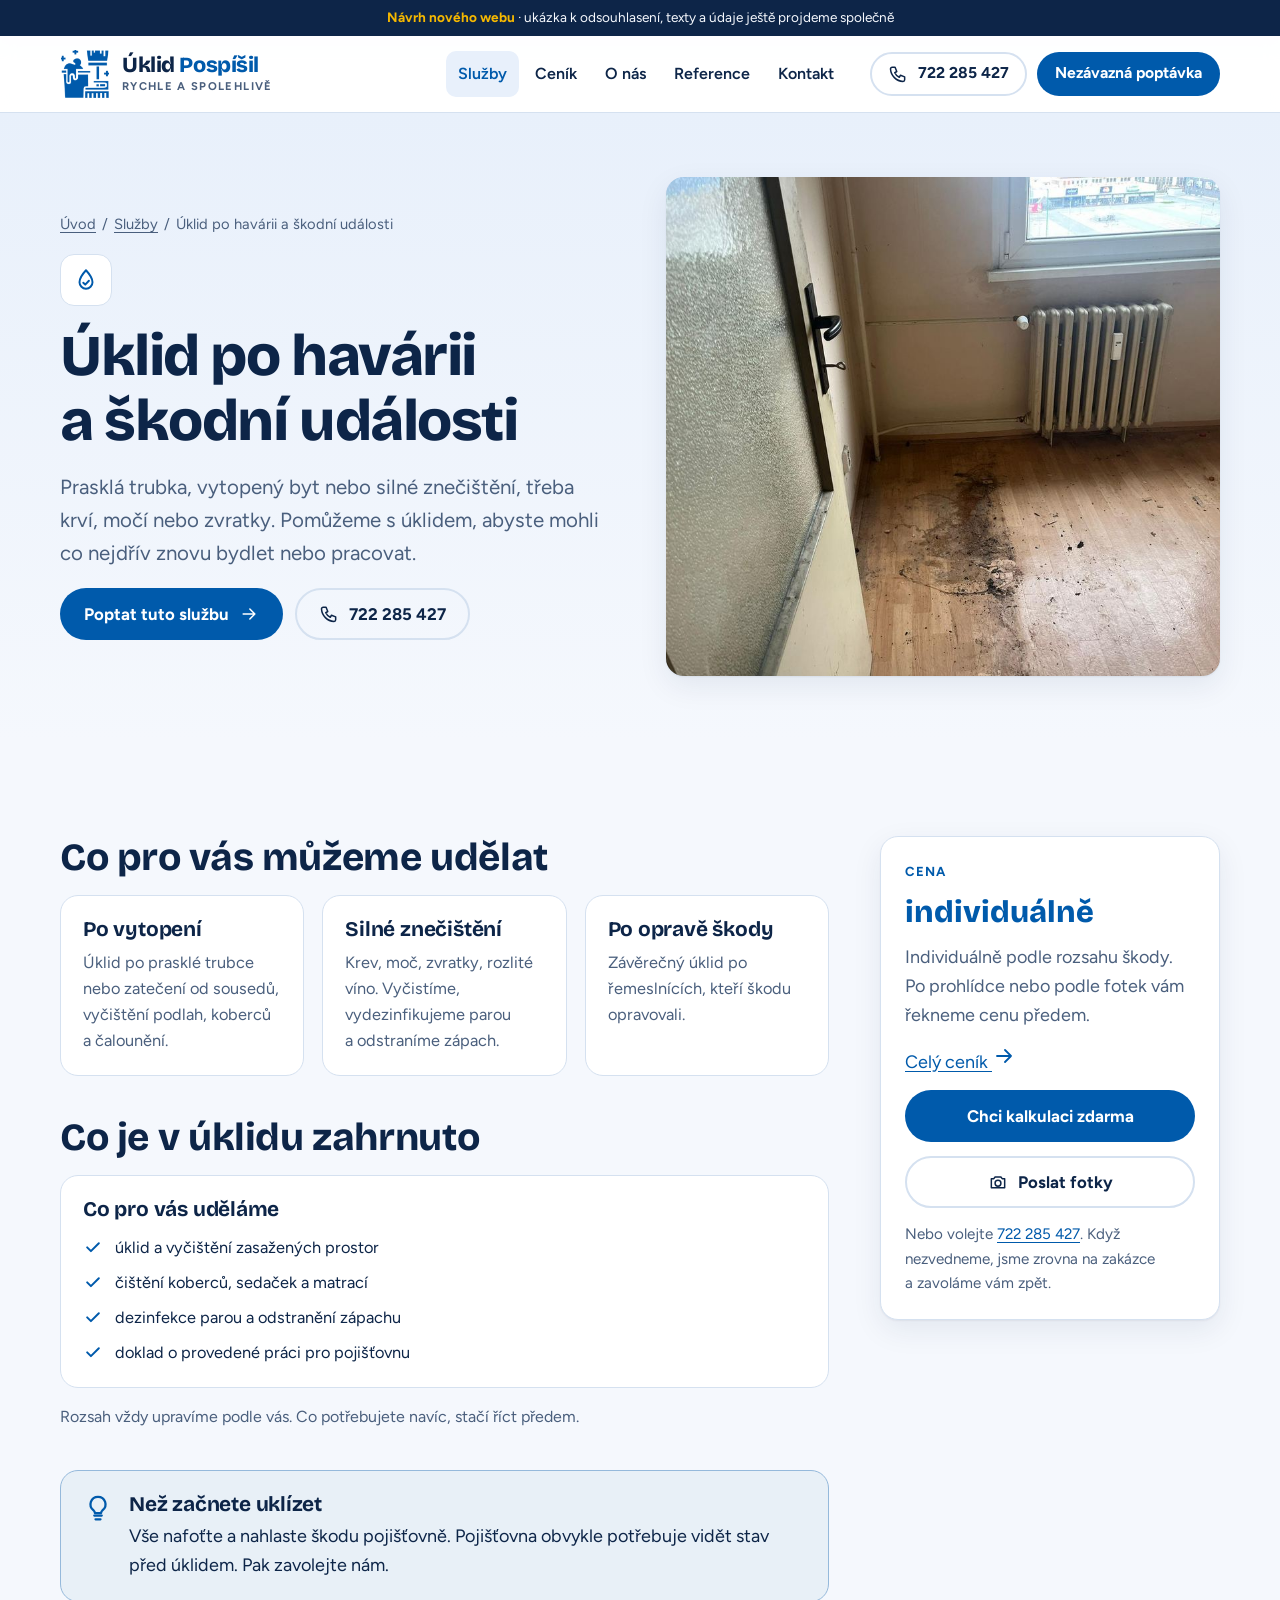
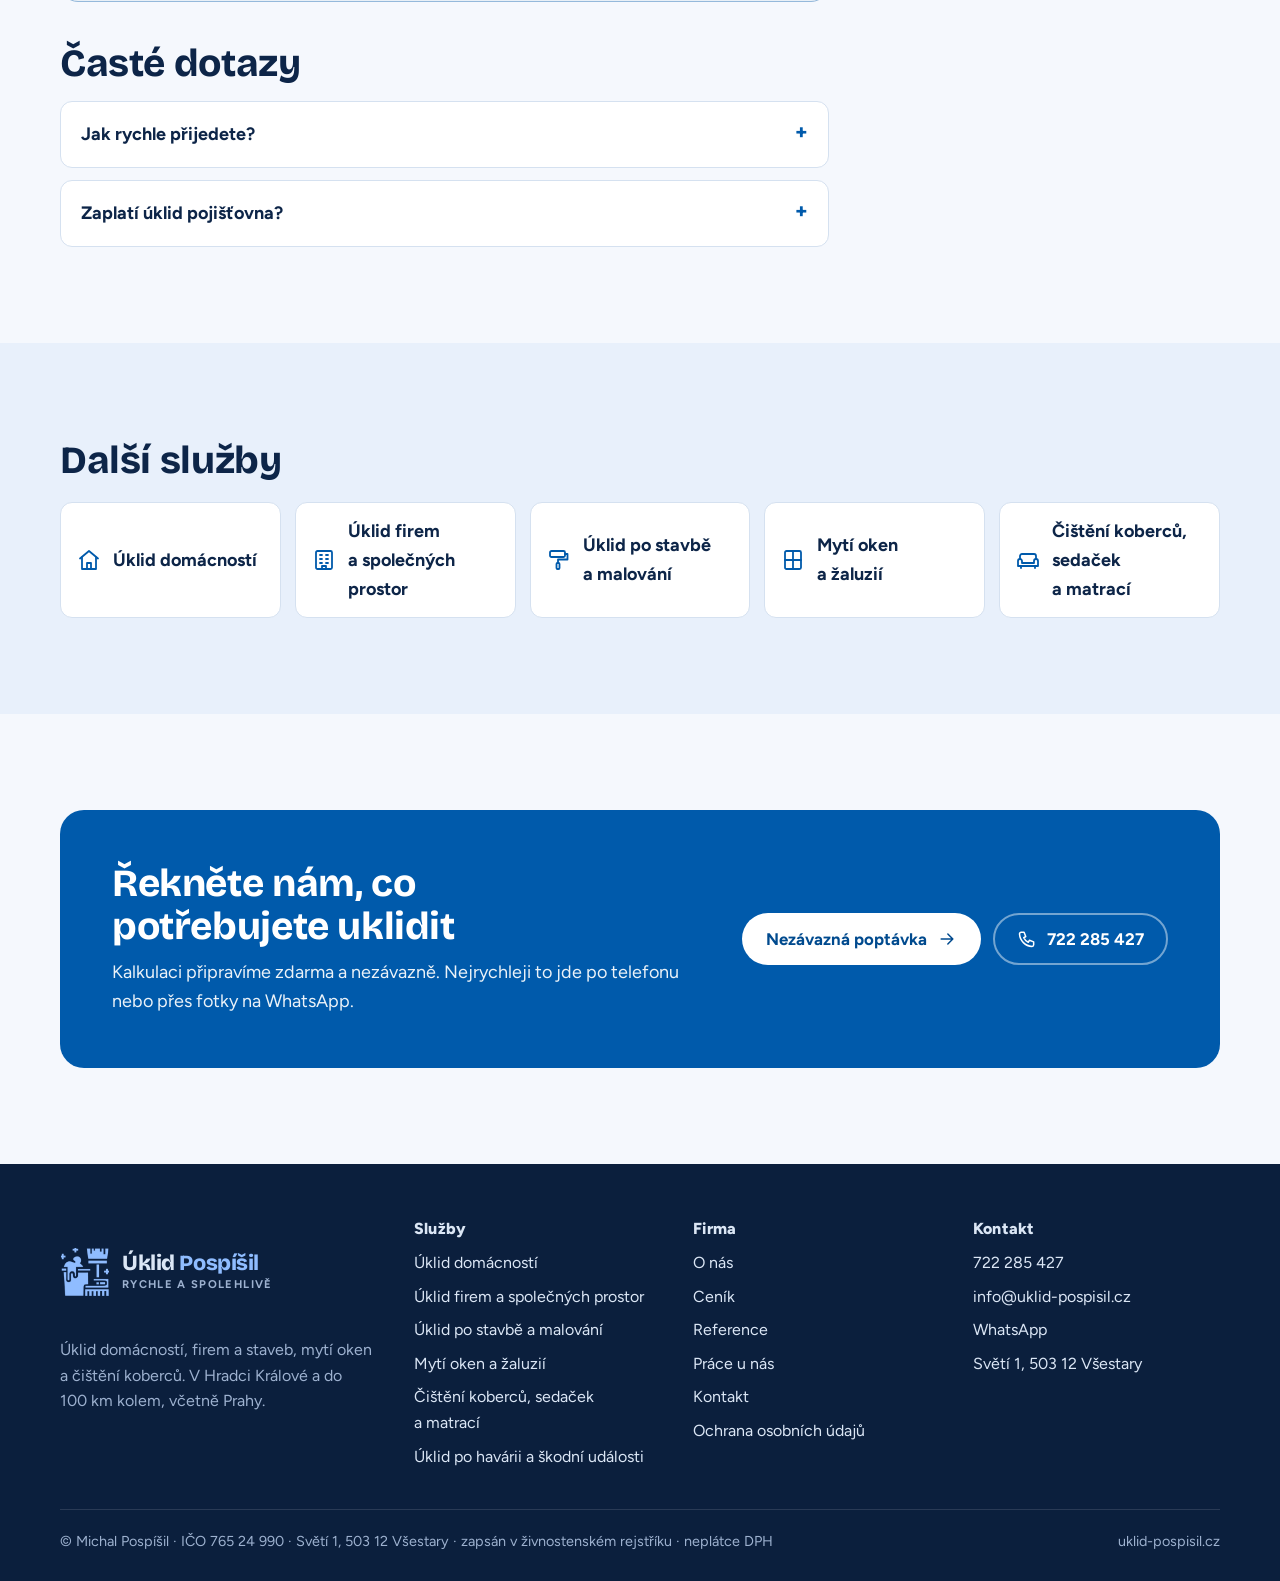
<file: site/uklid-po-pojistne-udalosti.html>
<!doctype html>
<html lang="cs">
<head>
<meta charset="utf-8">
<meta name="viewport" content="width=device-width, initial-scale=1, viewport-fit=cover">
<title>Úklid po havárii a škodní události Hradec Králové | Úklid Pospíšil</title>
<meta name="description" content="Prasklá trubka, vytopený byt nebo silné znečištění, třeba krví, močí nebo zvratky. Pomůžeme s úklidem, abyste mohli co nejdřív znovu bydlet nebo pracovat.">
<meta property="og:title" content="Úklid po havárii a škodní události Hradec Králové | Úklid Pospíšil">
<meta property="og:description" content="Prasklá trubka, vytopený byt nebo silné znečištění, třeba krví, močí nebo zvratky. Pomůžeme s úklidem, abyste mohli co nejdřív znovu bydlet nebo pracovat.">
<meta property="og:image" content="https://uklid-pospisil.cz/img/hero-ai.jpg">
<meta property="og:locale" content="cs_CZ">
<meta name="theme-color" content="#005aab">
<link rel="icon" href="assets/favicon-64.png" type="image/png">
<link rel="apple-touch-icon" href="assets/apple-touch-icon.png">
<meta name="apple-mobile-web-app-title" content="Úklid Pospíšil">
<link rel="stylesheet" href="assets/style.css">

</head>
<body>
<div class="ribbon"><strong>Návrh nového webu</strong> · ukázka k&nbsp;odsouhlasení, texty a&nbsp;údaje ještě projdeme společně</div>
<header class="site-header">
  <div class="wrap header-row">
    <a class="logo" href="index.html" aria-label="Úklid Pospíšil – úvodní stránka"><span class="logo-mark" aria-hidden="true"></span><span class="logo-text"><span class="logo-name">Úklid <span>Pospíšil</span></span><span class="logo-sub">Rychle a&nbsp;spolehlivě</span></span></a>
    <button class="menu-btn" type="button" aria-expanded="false" aria-controls="hlavni-menu" aria-label="Menu"><svg class="ico" viewBox="0 0 24 24" aria-hidden="true"><path d="M4 7h16M4 12h16M4 17h16"/></svg></button>
    <nav class="nav" id="hlavni-menu" aria-label="Hlavní menu"><a href="sluzby.html" aria-current="page">Služby</a><a href="cenik.html">Ceník</a><a href="o-nas.html">O&nbsp;nás</a><a href="reference.html">Reference</a><a href="kontakt.html">Kontakt</a></nav>
    <div class="header-cta">
      <a class="btn btn--ghost btn--small" href="tel:+420722285427"><svg class="ico" viewBox="0 0 24 24" aria-hidden="true"><path d="M5 4h3.5l2 5-2.4 1.5a11 11 0 0 0 5.4 5.4L15 13.5l5 2V19a2 2 0 0 1-2 2A16 16 0 0 1 3 6a2 2 0 0 1 2-2z"/></svg><span class="nobr">722 285 427</span></a>
      <a class="btn btn--sun btn--small" href="kontakt.html"><span class="btn-label-long">Nezávazná poptávka</span><span class="btn-label-short">Poptávka</span></a>
    </div>
  </div>
</header><main id="obsah">
<section class="page-hero"><div class="wrap">
  <div class="grid-2">
    <div class="stack" style="gap:18px;min-width:0">
      <div class="crumbs"><a href="index.html">Úvod</a> / <a href="sluzby.html">Služby</a> / <span>Úklid po havárii a&nbsp;škodní události</span></div>
      <span class="icon-chip"><svg class="ico" viewBox="0 0 24 24" aria-hidden="true"><path d="M12 3s6 6.5 6 11a6 6 0 0 1-12 0c0-4.5 6-11 6-11z"/><path d="M9.5 14.5l1.8 1.8 3.4-3.6"/></svg></span>
      <h1>Úklid po havárii a&nbsp;škodní události</h1>
      <p class="lead">Prasklá trubka, vytopený byt nebo silné znečištění, třeba krví, močí nebo zvratky. Pomůžeme s&nbsp;úklidem, abyste mohli co nejdřív znovu bydlet nebo pracovat.</p>
      <div class="btn-row">
        <a class="btn btn--sun" href="kontakt.html#uklid-po-pojistne-udalosti">Poptat tuto službu <svg class="ico" viewBox="0 0 24 24" aria-hidden="true"><path d="M5 12h14M13 6l6 6-6 6"/></svg></a>
        <a class="btn btn--ghost" href="tel:+420722285427"><svg class="ico" viewBox="0 0 24 24" aria-hidden="true"><path d="M5 4h3.5l2 5-2.4 1.5a11 11 0 0 0 5.4 5.4L15 13.5l5 2V19a2 2 0 0 1-2 2A16 16 0 0 1 3 6a2 2 0 0 1 2-2z"/></svg><span class="nobr">722 285 427</span></a>
      </div>
    </div>
    <figure class="photo photo--tall" style="margin:0"><img src="img/pojistna.jpg" alt="Silně znečištěná podlaha před úklidem" loading="eager" decoding="async" style="object-position:50% 60%"></figure>
  </div>
</div></section>

<section class="section"><div class="wrap detail-layout">
  <div class="stack">
    <div class="stack"><h2>Co pro vás můžeme udělat</h2><div class="variants"><div class="variant"><h3>Po vytopení</h3><p>Úklid po prasklé trubce nebo zatečení od sousedů, vyčištění podlah, koberců a&nbsp;čalounění.</p></div><div class="variant"><h3>Silné znečištění</h3><p>Krev, moč, zvratky, rozlité víno. Vyčistíme, vydezinfikujeme parou a&nbsp;odstraníme zápach.</p></div><div class="variant"><h3>Po opravě škody</h3><p>Závěrečný úklid po řemeslnících, kteří škodu opravovali.</p></div></div></div>
    <div class="stack"><h2>Co je v&nbsp;úklidu zahrnuto</h2><div class="checklist-grid"><div class="check-card"><h3>Co pro vás uděláme</h3><ul class="checks"><li><svg class="ico" viewBox="0 0 24 24" aria-hidden="true"><path d="M5 12.5l4.5 4.5L19 7.5"/></svg><span>úklid a&nbsp;vyčištění zasažených prostor</span></li><li><svg class="ico" viewBox="0 0 24 24" aria-hidden="true"><path d="M5 12.5l4.5 4.5L19 7.5"/></svg><span>čištění koberců, sedaček a&nbsp;matrací</span></li><li><svg class="ico" viewBox="0 0 24 24" aria-hidden="true"><path d="M5 12.5l4.5 4.5L19 7.5"/></svg><span>dezinfekce parou a&nbsp;odstranění zápachu</span></li><li><svg class="ico" viewBox="0 0 24 24" aria-hidden="true"><path d="M5 12.5l4.5 4.5L19 7.5"/></svg><span>doklad o&nbsp;provedené práci pro pojišťovnu</span></li></ul></div></div>
      <p class="muted" style="font-size:1rem">Rozsah vždy upravíme podle vás. Co potřebujete navíc, stačí říct předem.</p></div>
    <div class="tip"><svg class="ico" viewBox="0 0 24 24" aria-hidden="true"><path d="M9 18h6M10 21h4"/><path d="M12 3a6 6 0 0 0-3.6 10.8c.7.6 1.1 1.3 1.1 2.2h5c0-.9.4-1.6 1.1-2.2A6 6 0 0 0 12 3z"/></svg><div><h3>Než začnete uklízet</h3><p>Vše nafoťte a&nbsp;nahlaste škodu pojišťovně. Pojišťovna obvykle potřebuje vidět stav před úklidem. Pak zavolejte nám.</p></div></div>
    <div class="stack"><h2>Časté dotazy</h2><div class="faq"><details><summary>Jak rychle přijedete?</summary><p>Při havárii v&nbsp;okolí Hradce Králové přijedeme i&nbsp;v&nbsp;noci nebo o&nbsp;víkendu. Dál po domluvě.</p></details><details><summary>Zaplatí úklid pojišťovna?</summary><p>To záleží na vaší pojistné smlouvě. Vystavíme doklad s&nbsp;popisem provedené práce, který pojišťovně předložíte.</p></details></div></div>
  </div>
  <aside class="side-card">
    <span class="eyebrow">Cena</span>
    <p class="price-from">individuálně</p>
    <p class="muted">Individuálně podle rozsahu škody. Po prohlídce nebo podle fotek vám řekneme cenu předem.</p>
    <a href="cenik.html#uklid">Celý ceník <svg class="ico" viewBox="0 0 24 24" aria-hidden="true"><path d="M5 12h14M13 6l6 6-6 6"/></svg></a>
    <a class="btn btn--sun" href="kontakt.html#uklid-po-pojistne-udalosti">Chci kalkulaci zdarma</a>
    <a class="btn btn--ghost" href="https://wa.me/420722285427?text=Dobr%C3%BD%20den%2C%20pos%C3%ADl%C3%A1m%20fotky%20k%20nacen%C4%9Bn%C3%AD%20%C3%BAklidu.%20M%C3%ADsto%3A%20" target="_blank" rel="noopener"><svg class="ico" viewBox="0 0 24 24" aria-hidden="true"><path d="M4 8h3l1.5-2h7L17 8h3v11H4z"/><circle cx="12" cy="13.5" r="3.5"/></svg>Poslat fotky</a>
    <p class="muted" style="font-size:.95rem">Nebo volejte <a href="tel:+420722285427" class="nobr">722 285 427</a>. Když nezvedneme, jsme zrovna na zakázce a&nbsp;zavoláme vám zpět.</p>
  </aside>
</div></section>

<section class="section section--tint"><div class="wrap stack" style="gap:20px">
  <h2>Další služby</h2>
  <div class="related"><a href="uklid-domacnosti.html"><svg class="ico" viewBox="0 0 24 24" aria-hidden="true"><path d="M3 10.5 12 3l9 7.5"/><path d="M5 9.5V21h14V9.5"/><path d="M10 21v-6h4v6"/></svg><span>Úklid domácností</span></a><a href="uklid-firem.html"><svg class="ico" viewBox="0 0 24 24" aria-hidden="true"><rect x="4" y="3" width="16" height="18" rx="1.5"/><path d="M8 7h2M14 7h2M8 11h2M14 11h2M8 15h2M14 15h2"/><path d="M10 21v-3h4v3"/></svg><span>Úklid firem a&nbsp;společných prostor</span></a><a href="uklid-po-stavbe.html"><svg class="ico" viewBox="0 0 24 24" aria-hidden="true"><rect x="3" y="3" width="15" height="6" rx="1.5"/><path d="M18 6h2.5v5.5H11V15"/><rect x="9.5" y="15" width="3" height="6" rx="1"/></svg><span>Úklid po stavbě a&nbsp;malování</span></a><a href="myti-oken.html"><svg class="ico" viewBox="0 0 24 24" aria-hidden="true"><rect x="4" y="3" width="16" height="18" rx="1.5"/><path d="M12 3v18M4 12h16"/></svg><span>Mytí oken a&nbsp;žaluzií</span></a><a href="cisteni-kobercu-a-calouneni.html"><svg class="ico" viewBox="0 0 24 24" aria-hidden="true"><path d="M4 11V8a2 2 0 0 1 2-2h12a2 2 0 0 1 2 2v3"/><path d="M2 13a2 2 0 0 1 4 0v2h12v-2a2 2 0 0 1 4 0v5H2z"/><path d="M5 18v2M19 18v2"/></svg><span>Čištění koberců, sedaček a&nbsp;matrací</span></a></div>
</div></section>
<section class="section"><div class="wrap">
  <div class="cta-band">
    <div><h2>Řekněte nám, co potřebujete uklidit</h2><p>Kalkulaci připravíme zdarma a&nbsp;nezávazně. Nejrychleji to jde po telefonu nebo přes fotky na WhatsApp.</p></div>
    <div class="btn-row">
      <a class="btn btn--sun" href="kontakt.html">Nezávazná poptávka <svg class="ico" viewBox="0 0 24 24" aria-hidden="true"><path d="M5 12h14M13 6l6 6-6 6"/></svg></a>
      <a class="btn btn--ghost" href="tel:+420722285427"><svg class="ico" viewBox="0 0 24 24" aria-hidden="true"><path d="M5 4h3.5l2 5-2.4 1.5a11 11 0 0 0 5.4 5.4L15 13.5l5 2V19a2 2 0 0 1-2 2A16 16 0 0 1 3 6a2 2 0 0 1 2-2z"/></svg><span class="nobr">722 285 427</span></a>
    </div>
  </div>
</div></section>
</main>
<footer class="site-footer">
  <div class="wrap">
    <div class="foot-grid">
      <div class="stack" style="gap:14px">
        <a class="logo" href="index.html"><span class="logo-mark" aria-hidden="true"></span><span class="logo-text"><span class="logo-name">Úklid <span>Pospíšil</span></span><span class="logo-sub">Rychle a&nbsp;spolehlivě</span></span></a>
        <p>Úklid domácností, firem a&nbsp;staveb, mytí oken a&nbsp;čištění koberců. V&nbsp;Hradci Králové a&nbsp;do 100&nbsp;km kolem, včetně Prahy.</p>
      </div>
      <div><h4>Služby</h4><ul><li><a href="uklid-domacnosti.html">Úklid domácností</a></li><li><a href="uklid-firem.html">Úklid firem a&nbsp;společných prostor</a></li><li><a href="uklid-po-stavbe.html">Úklid po stavbě a&nbsp;malování</a></li><li><a href="myti-oken.html">Mytí oken a&nbsp;žaluzií</a></li><li><a href="cisteni-kobercu-a-calouneni.html">Čištění koberců, sedaček a&nbsp;matrací</a></li><li><a href="uklid-po-pojistne-udalosti.html">Úklid po havárii a&nbsp;škodní události</a></li></ul></div>
      <div><h4>Firma</h4><ul>
        <li><a href="o-nas.html">O&nbsp;nás</a></li><li><a href="cenik.html">Ceník</a></li>
        <li><a href="reference.html">Reference</a></li><li><a href="kariera.html">Práce u&nbsp;nás</a></li>
        <li><a href="kontakt.html">Kontakt</a></li><li><a href="ochrana-udaju.html">Ochrana osobních údajů</a></li></ul></div>
      <div><h4>Kontakt</h4><ul>
        <li><a href="tel:+420722285427">722 285 427</a></li>
        <li><a href="mailto:info@uklid-pospisil.cz">info@uklid-pospisil.cz</a></li>
        <li><a href="https://wa.me/420722285427?text=Dobr%C3%BD%20den%2C%20pos%C3%ADl%C3%A1m%20fotky%20k%20nacen%C4%9Bn%C3%AD%20%C3%BAklidu.%20M%C3%ADsto%3A%20" target="_blank" rel="noopener">WhatsApp</a></li>
        <li>Světí 1, 503 12 Všestary</li></ul></div>
    </div>
    <div class="foot-bottom">
      <span>© Michal Pospíšil · IČO 765 24 990 · Světí 1, 503 12 Všestary · zapsán v&nbsp;živnostenském rejstříku · neplátce DPH</span>
      <span>uklid-pospisil.cz</span>
    </div>
  </div>
</footer>
<nav class="mobile-bar" aria-label="Rychlý kontakt">
  <a class="btn btn--ghost" href="tel:+420722285427"><svg class="ico" viewBox="0 0 24 24" aria-hidden="true"><path d="M5 4h3.5l2 5-2.4 1.5a11 11 0 0 0 5.4 5.4L15 13.5l5 2V19a2 2 0 0 1-2 2A16 16 0 0 1 3 6a2 2 0 0 1 2-2z"/></svg>Zavolat</a>
  <a class="btn btn--ghost" href="https://wa.me/420722285427?text=Dobr%C3%BD%20den%2C%20pos%C3%ADl%C3%A1m%20fotky%20k%20nacen%C4%9Bn%C3%AD%20%C3%BAklidu.%20M%C3%ADsto%3A%20" target="_blank" rel="noopener"><svg class="ico" viewBox="0 0 24 24" aria-hidden="true"><path d="M20 11.5a8 8 0 0 1-11.8 7L4 20l1.5-4A8 8 0 1 1 20 11.5z"/><path d="M9 9.5c0 3 2.5 5.5 5.5 5.5l1-1.5-2-1-1 .8a4 4 0 0 1-1.8-1.8l.8-1-1-2z"/></svg>WhatsApp</a>
  <a class="btn btn--sun" href="kontakt.html">Poptávka</a>
</nav>
<script src="assets/main.js"></script>
</body>
</html>
</file>
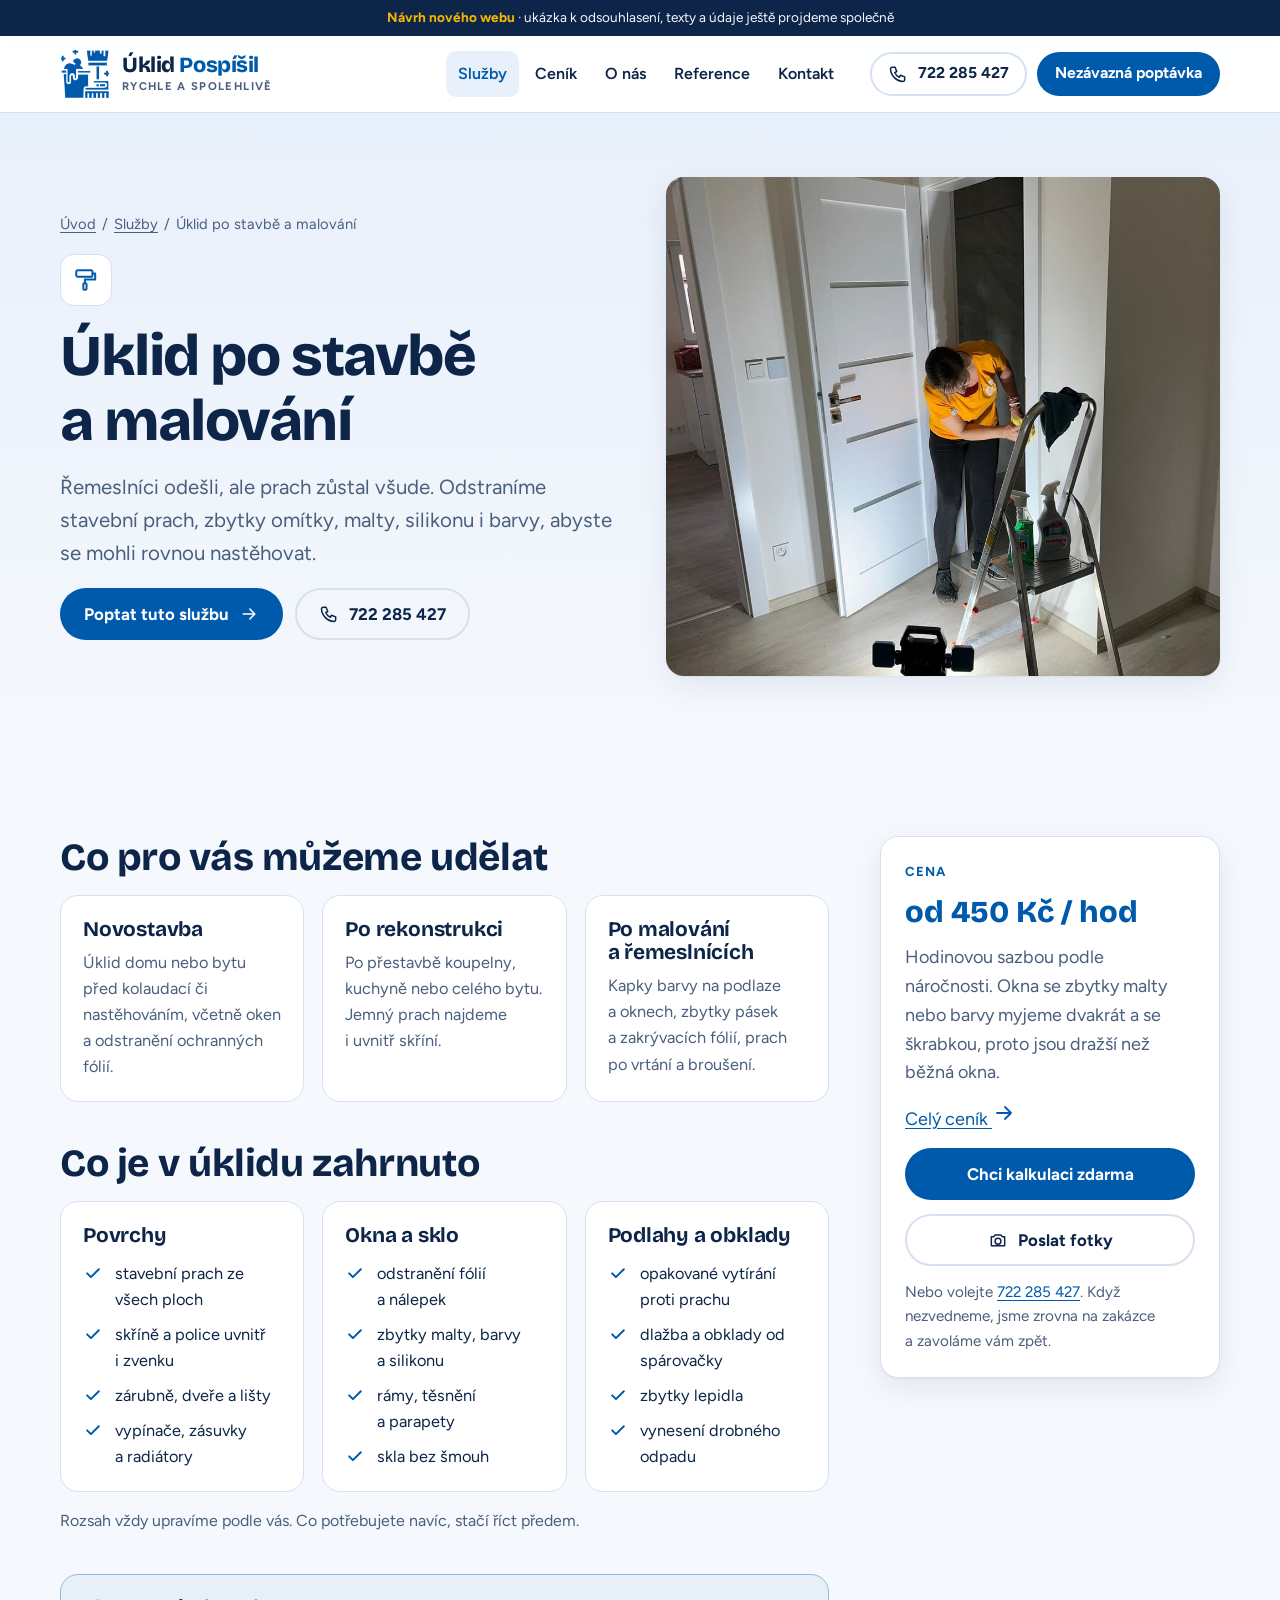
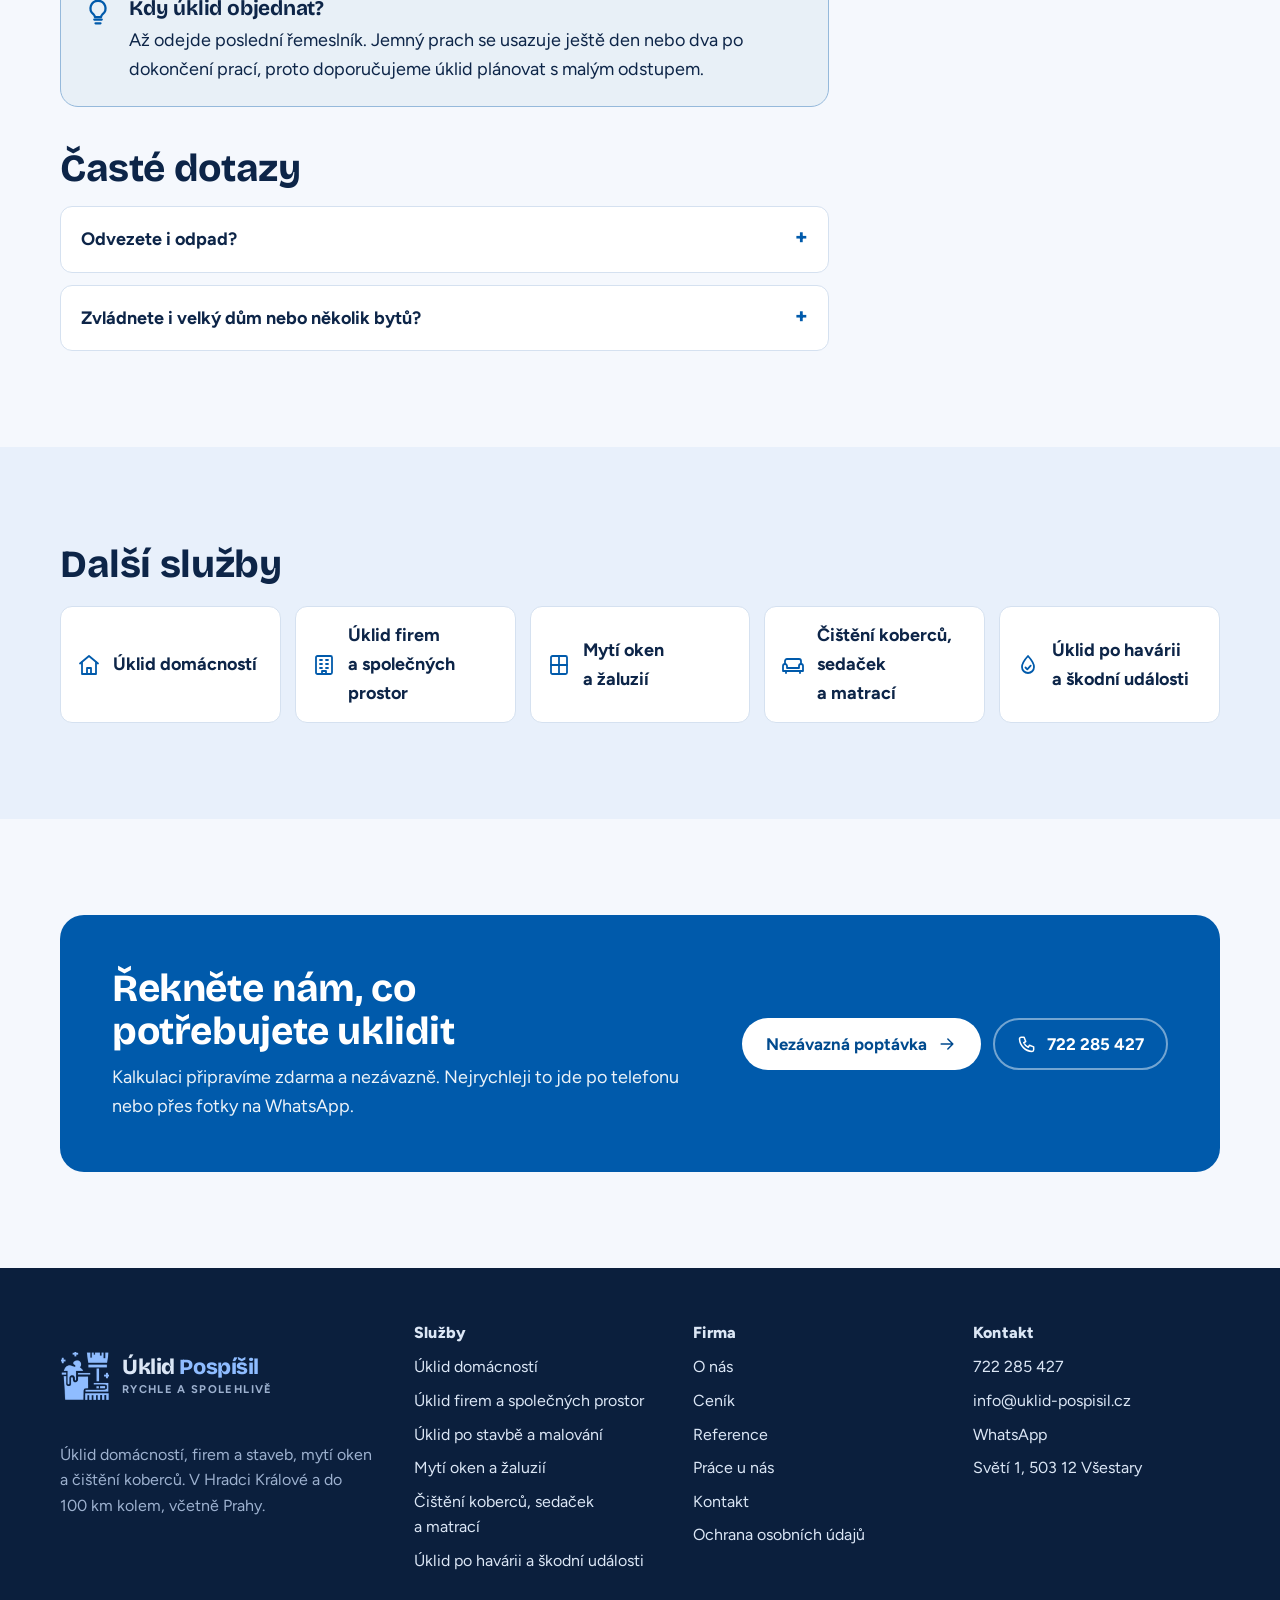
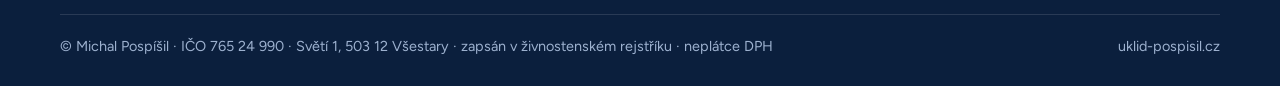
<file: site/uklid-po-stavbe.html>
<!doctype html>
<html lang="cs">
<head>
<meta charset="utf-8">
<meta name="viewport" content="width=device-width, initial-scale=1, viewport-fit=cover">
<title>Úklid po stavbě a malování Hradec Králové | Úklid Pospíšil</title>
<meta name="description" content="Řemeslníci odešli, ale prach zůstal všude. Odstraníme stavební prach, zbytky omítky, malty, silikonu i barvy, abyste se mohli rovnou nastěhovat.">
<meta property="og:title" content="Úklid po stavbě a malování Hradec Králové | Úklid Pospíšil">
<meta property="og:description" content="Řemeslníci odešli, ale prach zůstal všude. Odstraníme stavební prach, zbytky omítky, malty, silikonu i barvy, abyste se mohli rovnou nastěhovat.">
<meta property="og:image" content="https://uklid-pospisil.cz/img/hero-ai.jpg">
<meta property="og:locale" content="cs_CZ">
<meta name="theme-color" content="#005aab">
<link rel="icon" href="assets/favicon-64.png" type="image/png">
<link rel="apple-touch-icon" href="assets/apple-touch-icon.png">
<meta name="apple-mobile-web-app-title" content="Úklid Pospíšil">
<link rel="stylesheet" href="assets/style.css">

</head>
<body>
<div class="ribbon"><strong>Návrh nového webu</strong> · ukázka k&nbsp;odsouhlasení, texty a&nbsp;údaje ještě projdeme společně</div>
<header class="site-header">
  <div class="wrap header-row">
    <a class="logo" href="index.html" aria-label="Úklid Pospíšil – úvodní stránka"><span class="logo-mark" aria-hidden="true"></span><span class="logo-text"><span class="logo-name">Úklid <span>Pospíšil</span></span><span class="logo-sub">Rychle a&nbsp;spolehlivě</span></span></a>
    <button class="menu-btn" type="button" aria-expanded="false" aria-controls="hlavni-menu" aria-label="Menu"><svg class="ico" viewBox="0 0 24 24" aria-hidden="true"><path d="M4 7h16M4 12h16M4 17h16"/></svg></button>
    <nav class="nav" id="hlavni-menu" aria-label="Hlavní menu"><a href="sluzby.html" aria-current="page">Služby</a><a href="cenik.html">Ceník</a><a href="o-nas.html">O&nbsp;nás</a><a href="reference.html">Reference</a><a href="kontakt.html">Kontakt</a></nav>
    <div class="header-cta">
      <a class="btn btn--ghost btn--small" href="tel:+420722285427"><svg class="ico" viewBox="0 0 24 24" aria-hidden="true"><path d="M5 4h3.5l2 5-2.4 1.5a11 11 0 0 0 5.4 5.4L15 13.5l5 2V19a2 2 0 0 1-2 2A16 16 0 0 1 3 6a2 2 0 0 1 2-2z"/></svg><span class="nobr">722 285 427</span></a>
      <a class="btn btn--sun btn--small" href="kontakt.html"><span class="btn-label-long">Nezávazná poptávka</span><span class="btn-label-short">Poptávka</span></a>
    </div>
  </div>
</header><main id="obsah">
<section class="page-hero"><div class="wrap">
  <div class="grid-2">
    <div class="stack" style="gap:18px;min-width:0">
      <div class="crumbs"><a href="index.html">Úvod</a> / <a href="sluzby.html">Služby</a> / <span>Úklid po stavbě a&nbsp;malování</span></div>
      <span class="icon-chip"><svg class="ico" viewBox="0 0 24 24" aria-hidden="true"><rect x="3" y="3" width="15" height="6" rx="1.5"/><path d="M18 6h2.5v5.5H11V15"/><rect x="9.5" y="15" width="3" height="6" rx="1"/></svg></span>
      <h1>Úklid po stavbě a&nbsp;malování</h1>
      <p class="lead">Řemeslníci odešli, ale prach zůstal všude. Odstraníme stavební prach, zbytky omítky, malty, silikonu i&nbsp;barvy, abyste se mohli rovnou nastěhovat.</p>
      <div class="btn-row">
        <a class="btn btn--sun" href="kontakt.html#uklid-po-stavbe">Poptat tuto službu <svg class="ico" viewBox="0 0 24 24" aria-hidden="true"><path d="M5 12h14M13 6l6 6-6 6"/></svg></a>
        <a class="btn btn--ghost" href="tel:+420722285427"><svg class="ico" viewBox="0 0 24 24" aria-hidden="true"><path d="M5 4h3.5l2 5-2.4 1.5a11 11 0 0 0 5.4 5.4L15 13.5l5 2V19a2 2 0 0 1-2 2A16 16 0 0 1 3 6a2 2 0 0 1 2-2z"/></svg><span class="nobr">722 285 427</span></a>
      </div>
    </div>
    <figure class="photo photo--tall" style="margin:0"><img src="img/stavba.jpg" alt="Úklid nového bytu po řemeslnících, práce ze štaflí" loading="eager" decoding="async" style="object-position:50% 40%"></figure>
  </div>
</div></section>

<section class="section"><div class="wrap detail-layout">
  <div class="stack">
    <div class="stack"><h2>Co pro vás můžeme udělat</h2><div class="variants"><div class="variant"><h3>Novostavba</h3><p>Úklid domu nebo bytu před kolaudací či nastěhováním, včetně oken a&nbsp;odstranění ochranných fólií.</p></div><div class="variant"><h3>Po rekonstrukci</h3><p>Po přestavbě koupelny, kuchyně nebo celého bytu. Jemný prach najdeme i&nbsp;uvnitř skříní.</p></div><div class="variant"><h3>Po malování a&nbsp;řemeslnících</h3><p>Kapky barvy na podlaze a&nbsp;oknech, zbytky pásek a&nbsp;zakrývacích fólií, prach po vrtání a&nbsp;broušení.</p></div></div></div>
    <div class="stack"><h2>Co je v&nbsp;úklidu zahrnuto</h2><div class="checklist-grid"><div class="check-card"><h3>Povrchy</h3><ul class="checks"><li><svg class="ico" viewBox="0 0 24 24" aria-hidden="true"><path d="M5 12.5l4.5 4.5L19 7.5"/></svg><span>stavební prach ze všech ploch</span></li><li><svg class="ico" viewBox="0 0 24 24" aria-hidden="true"><path d="M5 12.5l4.5 4.5L19 7.5"/></svg><span>skříně a&nbsp;police uvnitř i&nbsp;zvenku</span></li><li><svg class="ico" viewBox="0 0 24 24" aria-hidden="true"><path d="M5 12.5l4.5 4.5L19 7.5"/></svg><span>zárubně, dveře a&nbsp;lišty</span></li><li><svg class="ico" viewBox="0 0 24 24" aria-hidden="true"><path d="M5 12.5l4.5 4.5L19 7.5"/></svg><span>vypínače, zásuvky a&nbsp;radiátory</span></li></ul></div><div class="check-card"><h3>Okna a&nbsp;sklo</h3><ul class="checks"><li><svg class="ico" viewBox="0 0 24 24" aria-hidden="true"><path d="M5 12.5l4.5 4.5L19 7.5"/></svg><span>odstranění fólií a&nbsp;nálepek</span></li><li><svg class="ico" viewBox="0 0 24 24" aria-hidden="true"><path d="M5 12.5l4.5 4.5L19 7.5"/></svg><span>zbytky malty, barvy a&nbsp;silikonu</span></li><li><svg class="ico" viewBox="0 0 24 24" aria-hidden="true"><path d="M5 12.5l4.5 4.5L19 7.5"/></svg><span>rámy, těsnění a&nbsp;parapety</span></li><li><svg class="ico" viewBox="0 0 24 24" aria-hidden="true"><path d="M5 12.5l4.5 4.5L19 7.5"/></svg><span>skla bez šmouh</span></li></ul></div><div class="check-card"><h3>Podlahy a&nbsp;obklady</h3><ul class="checks"><li><svg class="ico" viewBox="0 0 24 24" aria-hidden="true"><path d="M5 12.5l4.5 4.5L19 7.5"/></svg><span>opakované vytírání proti prachu</span></li><li><svg class="ico" viewBox="0 0 24 24" aria-hidden="true"><path d="M5 12.5l4.5 4.5L19 7.5"/></svg><span>dlažba a&nbsp;obklady od spárovačky</span></li><li><svg class="ico" viewBox="0 0 24 24" aria-hidden="true"><path d="M5 12.5l4.5 4.5L19 7.5"/></svg><span>zbytky lepidla</span></li><li><svg class="ico" viewBox="0 0 24 24" aria-hidden="true"><path d="M5 12.5l4.5 4.5L19 7.5"/></svg><span>vynesení drobného odpadu</span></li></ul></div></div>
      <p class="muted" style="font-size:1rem">Rozsah vždy upravíme podle vás. Co potřebujete navíc, stačí říct předem.</p></div>
    <div class="tip"><svg class="ico" viewBox="0 0 24 24" aria-hidden="true"><path d="M9 18h6M10 21h4"/><path d="M12 3a6 6 0 0 0-3.6 10.8c.7.6 1.1 1.3 1.1 2.2h5c0-.9.4-1.6 1.1-2.2A6 6 0 0 0 12 3z"/></svg><div><h3>Kdy úklid objednat?</h3><p>Až odejde poslední řemeslník. Jemný prach se usazuje ještě den nebo dva po dokončení prací, proto doporučujeme úklid plánovat s&nbsp;malým odstupem.</p></div></div>
    <div class="stack"><h2>Časté dotazy</h2><div class="faq"><details><summary>Odvezete i&nbsp;odpad?</summary><p>Drobný odpad a&nbsp;obaly vyneseme. Odvoz většího množství na sběrný dvůr je potřeba domluvit předem.</p></details><details><summary>Zvládnete i&nbsp;velký dům nebo několik bytů?</summary><p>Ano. Na větší zakázky přizveme osvědčené spolupracovníky, se kterými dlouhodobě pracujeme.</p></details></div></div>
  </div>
  <aside class="side-card">
    <span class="eyebrow">Cena</span>
    <p class="price-from">od 450&nbsp;Kč / hod</p>
    <p class="muted">Hodinovou sazbou podle náročnosti. Okna se zbytky malty nebo barvy myjeme dvakrát a&nbsp;se škrabkou, proto jsou dražší než běžná okna.</p>
    <a href="cenik.html#uklid">Celý ceník <svg class="ico" viewBox="0 0 24 24" aria-hidden="true"><path d="M5 12h14M13 6l6 6-6 6"/></svg></a>
    <a class="btn btn--sun" href="kontakt.html#uklid-po-stavbe">Chci kalkulaci zdarma</a>
    <a class="btn btn--ghost" href="https://wa.me/420722285427?text=Dobr%C3%BD%20den%2C%20pos%C3%ADl%C3%A1m%20fotky%20k%20nacen%C4%9Bn%C3%AD%20%C3%BAklidu.%20M%C3%ADsto%3A%20" target="_blank" rel="noopener"><svg class="ico" viewBox="0 0 24 24" aria-hidden="true"><path d="M4 8h3l1.5-2h7L17 8h3v11H4z"/><circle cx="12" cy="13.5" r="3.5"/></svg>Poslat fotky</a>
    <p class="muted" style="font-size:.95rem">Nebo volejte <a href="tel:+420722285427" class="nobr">722 285 427</a>. Když nezvedneme, jsme zrovna na zakázce a&nbsp;zavoláme vám zpět.</p>
  </aside>
</div></section>

<section class="section section--tint"><div class="wrap stack" style="gap:20px">
  <h2>Další služby</h2>
  <div class="related"><a href="uklid-domacnosti.html"><svg class="ico" viewBox="0 0 24 24" aria-hidden="true"><path d="M3 10.5 12 3l9 7.5"/><path d="M5 9.5V21h14V9.5"/><path d="M10 21v-6h4v6"/></svg><span>Úklid domácností</span></a><a href="uklid-firem.html"><svg class="ico" viewBox="0 0 24 24" aria-hidden="true"><rect x="4" y="3" width="16" height="18" rx="1.5"/><path d="M8 7h2M14 7h2M8 11h2M14 11h2M8 15h2M14 15h2"/><path d="M10 21v-3h4v3"/></svg><span>Úklid firem a&nbsp;společných prostor</span></a><a href="myti-oken.html"><svg class="ico" viewBox="0 0 24 24" aria-hidden="true"><rect x="4" y="3" width="16" height="18" rx="1.5"/><path d="M12 3v18M4 12h16"/></svg><span>Mytí oken a&nbsp;žaluzií</span></a><a href="cisteni-kobercu-a-calouneni.html"><svg class="ico" viewBox="0 0 24 24" aria-hidden="true"><path d="M4 11V8a2 2 0 0 1 2-2h12a2 2 0 0 1 2 2v3"/><path d="M2 13a2 2 0 0 1 4 0v2h12v-2a2 2 0 0 1 4 0v5H2z"/><path d="M5 18v2M19 18v2"/></svg><span>Čištění koberců, sedaček a&nbsp;matrací</span></a><a href="uklid-po-pojistne-udalosti.html"><svg class="ico" viewBox="0 0 24 24" aria-hidden="true"><path d="M12 3s6 6.5 6 11a6 6 0 0 1-12 0c0-4.5 6-11 6-11z"/><path d="M9.5 14.5l1.8 1.8 3.4-3.6"/></svg><span>Úklid po havárii a&nbsp;škodní události</span></a></div>
</div></section>
<section class="section"><div class="wrap">
  <div class="cta-band">
    <div><h2>Řekněte nám, co potřebujete uklidit</h2><p>Kalkulaci připravíme zdarma a&nbsp;nezávazně. Nejrychleji to jde po telefonu nebo přes fotky na WhatsApp.</p></div>
    <div class="btn-row">
      <a class="btn btn--sun" href="kontakt.html">Nezávazná poptávka <svg class="ico" viewBox="0 0 24 24" aria-hidden="true"><path d="M5 12h14M13 6l6 6-6 6"/></svg></a>
      <a class="btn btn--ghost" href="tel:+420722285427"><svg class="ico" viewBox="0 0 24 24" aria-hidden="true"><path d="M5 4h3.5l2 5-2.4 1.5a11 11 0 0 0 5.4 5.4L15 13.5l5 2V19a2 2 0 0 1-2 2A16 16 0 0 1 3 6a2 2 0 0 1 2-2z"/></svg><span class="nobr">722 285 427</span></a>
    </div>
  </div>
</div></section>
</main>
<footer class="site-footer">
  <div class="wrap">
    <div class="foot-grid">
      <div class="stack" style="gap:14px">
        <a class="logo" href="index.html"><span class="logo-mark" aria-hidden="true"></span><span class="logo-text"><span class="logo-name">Úklid <span>Pospíšil</span></span><span class="logo-sub">Rychle a&nbsp;spolehlivě</span></span></a>
        <p>Úklid domácností, firem a&nbsp;staveb, mytí oken a&nbsp;čištění koberců. V&nbsp;Hradci Králové a&nbsp;do 100&nbsp;km kolem, včetně Prahy.</p>
      </div>
      <div><h4>Služby</h4><ul><li><a href="uklid-domacnosti.html">Úklid domácností</a></li><li><a href="uklid-firem.html">Úklid firem a&nbsp;společných prostor</a></li><li><a href="uklid-po-stavbe.html">Úklid po stavbě a&nbsp;malování</a></li><li><a href="myti-oken.html">Mytí oken a&nbsp;žaluzií</a></li><li><a href="cisteni-kobercu-a-calouneni.html">Čištění koberců, sedaček a&nbsp;matrací</a></li><li><a href="uklid-po-pojistne-udalosti.html">Úklid po havárii a&nbsp;škodní události</a></li></ul></div>
      <div><h4>Firma</h4><ul>
        <li><a href="o-nas.html">O&nbsp;nás</a></li><li><a href="cenik.html">Ceník</a></li>
        <li><a href="reference.html">Reference</a></li><li><a href="kariera.html">Práce u&nbsp;nás</a></li>
        <li><a href="kontakt.html">Kontakt</a></li><li><a href="ochrana-udaju.html">Ochrana osobních údajů</a></li></ul></div>
      <div><h4>Kontakt</h4><ul>
        <li><a href="tel:+420722285427">722 285 427</a></li>
        <li><a href="mailto:info@uklid-pospisil.cz">info@uklid-pospisil.cz</a></li>
        <li><a href="https://wa.me/420722285427?text=Dobr%C3%BD%20den%2C%20pos%C3%ADl%C3%A1m%20fotky%20k%20nacen%C4%9Bn%C3%AD%20%C3%BAklidu.%20M%C3%ADsto%3A%20" target="_blank" rel="noopener">WhatsApp</a></li>
        <li>Světí 1, 503 12 Všestary</li></ul></div>
    </div>
    <div class="foot-bottom">
      <span>© Michal Pospíšil · IČO 765 24 990 · Světí 1, 503 12 Všestary · zapsán v&nbsp;živnostenském rejstříku · neplátce DPH</span>
      <span>uklid-pospisil.cz</span>
    </div>
  </div>
</footer>
<nav class="mobile-bar" aria-label="Rychlý kontakt">
  <a class="btn btn--ghost" href="tel:+420722285427"><svg class="ico" viewBox="0 0 24 24" aria-hidden="true"><path d="M5 4h3.5l2 5-2.4 1.5a11 11 0 0 0 5.4 5.4L15 13.5l5 2V19a2 2 0 0 1-2 2A16 16 0 0 1 3 6a2 2 0 0 1 2-2z"/></svg>Zavolat</a>
  <a class="btn btn--ghost" href="https://wa.me/420722285427?text=Dobr%C3%BD%20den%2C%20pos%C3%ADl%C3%A1m%20fotky%20k%20nacen%C4%9Bn%C3%AD%20%C3%BAklidu.%20M%C3%ADsto%3A%20" target="_blank" rel="noopener"><svg class="ico" viewBox="0 0 24 24" aria-hidden="true"><path d="M20 11.5a8 8 0 0 1-11.8 7L4 20l1.5-4A8 8 0 1 1 20 11.5z"/><path d="M9 9.5c0 3 2.5 5.5 5.5 5.5l1-1.5-2-1-1 .8a4 4 0 0 1-1.8-1.8l.8-1-1-2z"/></svg>WhatsApp</a>
  <a class="btn btn--sun" href="kontakt.html">Poptávka</a>
</nav>
<script src="assets/main.js"></script>
</body>
</html>
</file>
<file: site/assets/style.css>
@font-face{font-family:'Bricolage Grotesque';font-style:normal;font-display:swap;font-weight:200 800;src:url(fonts/bricolage-grotesque-latin-ext-wght-normal.woff2) format('woff2');unicode-range:U+0100-02BA,U+02BD-02C5,U+02C7-02CC,U+02CE-02D7,U+02DD-02FF,U+0304,U+0308,U+0329,U+1D00-1DBF,U+1E00-1E9F,U+1EF2-1EFF,U+2020,U+20A0-20AB,U+20AD-20C0,U+2113,U+2C60-2C7F,U+A720-A7FF}
@font-face{font-family:'Figtree';font-style:normal;font-display:swap;font-weight:400;src:url(fonts/figtree-latin-ext-400-normal.woff2) format('woff2');unicode-range:U+0100-02BA,U+02BD-02C5,U+02C7-02CC,U+02CE-02D7,U+02DD-02FF,U+0304,U+0308,U+0329,U+1D00-1DBF,U+1E00-1E9F,U+1EF2-1EFF,U+2020,U+20A0-20AB,U+20AD-20C0,U+2113,U+2C60-2C7F,U+A720-A7FF}
@font-face{font-family:'Figtree';font-style:normal;font-display:swap;font-weight:600;src:url(fonts/figtree-latin-ext-600-normal.woff2) format('woff2');unicode-range:U+0100-02BA,U+02BD-02C5,U+02C7-02CC,U+02CE-02D7,U+02DD-02FF,U+0304,U+0308,U+0329,U+1D00-1DBF,U+1E00-1E9F,U+1EF2-1EFF,U+2020,U+20A0-20AB,U+20AD-20C0,U+2113,U+2C60-2C7F,U+A720-A7FF}
@font-face{font-family:'Figtree';font-style:normal;font-display:swap;font-weight:700;src:url(fonts/figtree-latin-ext-700-normal.woff2) format('woff2');unicode-range:U+0100-02BA,U+02BD-02C5,U+02C7-02CC,U+02CE-02D7,U+02DD-02FF,U+0304,U+0308,U+0329,U+1D00-1DBF,U+1E00-1E9F,U+1EF2-1EFF,U+2020,U+20A0-20AB,U+20AD-20C0,U+2113,U+2C60-2C7F,U+A720-A7FF}
@font-face{font-family:'Figtree';font-style:normal;font-display:swap;font-weight:800;src:url(fonts/figtree-latin-ext-800-normal.woff2) format('woff2');unicode-range:U+0100-02BA,U+02BD-02C5,U+02C7-02CC,U+02CE-02D7,U+02DD-02FF,U+0304,U+0308,U+0329,U+1D00-1DBF,U+1E00-1E9F,U+1EF2-1EFF,U+2020,U+20A0-20AB,U+20AD-20C0,U+2113,U+2C60-2C7F,U+A720-A7FF}
@font-face{font-family:'Bricolage Grotesque';font-style:normal;font-display:swap;font-weight:200 800;src:url(fonts/bricolage-grotesque-latin-wght-normal.woff2) format('woff2');unicode-range:U+0000-00FF,U+0131,U+0152-0153,U+02BB-02BC,U+02C6,U+02DA,U+02DC,U+0304,U+0308,U+0329,U+2000-206F,U+20AC,U+2122,U+2191,U+2193,U+2212,U+2215,U+FEFF,U+FFFD}
@font-face{font-family:'Figtree';font-style:normal;font-display:swap;font-weight:400;src:url(fonts/figtree-latin-400-normal.woff2) format('woff2');unicode-range:U+0000-00FF,U+0131,U+0152-0153,U+02BB-02BC,U+02C6,U+02DA,U+02DC,U+0304,U+0308,U+0329,U+2000-206F,U+20AC,U+2122,U+2191,U+2193,U+2212,U+2215,U+FEFF,U+FFFD}
@font-face{font-family:'Figtree';font-style:normal;font-display:swap;font-weight:600;src:url(fonts/figtree-latin-600-normal.woff2) format('woff2');unicode-range:U+0000-00FF,U+0131,U+0152-0153,U+02BB-02BC,U+02C6,U+02DA,U+02DC,U+0304,U+0308,U+0329,U+2000-206F,U+20AC,U+2122,U+2191,U+2193,U+2212,U+2215,U+FEFF,U+FFFD}
@font-face{font-family:'Figtree';font-style:normal;font-display:swap;font-weight:700;src:url(fonts/figtree-latin-700-normal.woff2) format('woff2');unicode-range:U+0000-00FF,U+0131,U+0152-0153,U+02BB-02BC,U+02C6,U+02DA,U+02DC,U+0304,U+0308,U+0329,U+2000-206F,U+20AC,U+2122,U+2191,U+2193,U+2212,U+2215,U+FEFF,U+FFFD}
@font-face{font-family:'Figtree';font-style:normal;font-display:swap;font-weight:800;src:url(fonts/figtree-latin-800-normal.woff2) format('woff2');unicode-range:U+0000-00FF,U+0131,U+0152-0153,U+02BB-02BC,U+02C6,U+02DA,U+02DC,U+0304,U+0308,U+0329,U+2000-206F,U+20AC,U+2122,U+2191,U+2193,U+2212,U+2215,U+FEFF,U+FFFD}
:root{--logo-mask:url([data-uri])}
/* Úklid Pospíšil — design system
   Layout: calm eucalyptus + clean white "freshly wiped" surfaces, one warm
   rubber-glove yellow for the main action. Large type for readers 45+. */
:root {
  --bg: #f5f8fd;
  --surface: #ffffff;
  --tint: #e8f0fb;
  --tint-2: #d3e2f7;
  --ink: #0d2548;
  --muted: #4a5f7d;
  --line: #d5e1f0;
  --brand: #005aab;
  --brand-strong: #004a8e;
  --on-brand: #ffffff;
  --cta: #005aab;
  --cta-strong: #004a8e;
  --on-cta: #ffffff;
  --sun: #f5b800;
  --sun-strong: #e0a800;
  --on-sun: #1f1a0e;
  --foot-bg: #0b1f3d;
  --foot-fg: #dbe6f5;
  --foot-muted: #9db1cf;
  --shadow: 0 1px 2px rgba(13, 37, 72, .06), 0 10px 30px rgba(13, 37, 72, .08);
  --radius: 18px;
  --radius-sm: 12px;
  --font-display: "Bricolage Grotesque", "Figtree", system-ui, -apple-system, "Segoe UI", Roboto, sans-serif;
  --font-body: "Figtree", system-ui, -apple-system, "Segoe UI", Roboto, sans-serif;
  --wrap: 1160px;
  --gutter: 20px;
  color-scheme: light;
}
@media (prefers-color-scheme: dark) {
  :root:not([data-theme="light"]) {
    --bg: #0a1628; --surface: #10223b; --tint: #132b4b; --tint-2: #1a3760;
    --ink: #e6eef9; --muted: #a3b6d1; --line: #243f66;
    --brand: #6aa6ff; --brand-strong: #8fbcff; --on-brand: #06162d;
    --cta: #2f6fd6; --cta-strong: #3d7fe6; --on-cta: #ffffff;
    --sun: #f5b800; --sun-strong: #ffc933; --on-sun: #1f1a0e;
    --foot-bg: #060f1d; --foot-fg: #dbe6f5; --foot-muted: #93a8c6;
    --shadow: 0 1px 2px rgba(0, 0, 0, .3), 0 10px 30px rgba(0, 0, 0, .35);
    color-scheme: dark;
  }
}
:root[data-theme="dark"] {
  --bg: #0a1628; --surface: #10223b; --tint: #132b4b; --tint-2: #1a3760;
    --ink: #e6eef9; --muted: #a3b6d1; --line: #243f66;
    --brand: #6aa6ff; --brand-strong: #8fbcff; --on-brand: #06162d;
    --cta: #2f6fd6; --cta-strong: #3d7fe6; --on-cta: #ffffff;
    --sun: #f5b800; --sun-strong: #ffc933; --on-sun: #1f1a0e;
    --foot-bg: #060f1d; --foot-fg: #dbe6f5; --foot-muted: #93a8c6;
  --shadow: 0 1px 2px rgba(0, 0, 0, .3), 0 10px 30px rgba(0, 0, 0, .35);
  color-scheme: dark;
}

*, *::before, *::after { box-sizing: border-box; }
html { -webkit-text-size-adjust: 100%; scroll-behavior: smooth; }
@media (prefers-reduced-motion: reduce) { html { scroll-behavior: auto; } *, *::before, *::after { transition: none !important; animation: none !important; } }
body {
  margin: 0;
  background: var(--bg);
  color: var(--ink);
  font-family: var(--font-body);
  font-size: 1.125rem;
  line-height: 1.6;
  overflow-x: hidden;
}
img { max-width: 100%; display: block; height: auto; }
a { color: var(--brand); text-underline-offset: .18em; }
a:hover { color: var(--brand-strong); }
:focus-visible { outline: 3px solid var(--sun); outline-offset: 3px; border-radius: 6px; }
h1, h2, h3, h4 { font-family: var(--font-display); line-height: 1.12; letter-spacing: -.01em; margin: 0; text-wrap: balance; color: var(--ink); }
h1 { font-size: clamp(2.2rem, 4.6vw, 3.6rem); font-weight: 800; letter-spacing: -.025em; }
h2 { font-size: clamp(1.75rem, 3vw, 2.5rem); font-weight: 750; }
h3 { font-size: 1.3rem; font-weight: 700; }
p { margin: 0; }
.lead { font-size: clamp(1.15rem, 1.6vw, 1.3rem); color: var(--muted); max-width: 62ch; }
.muted { color: var(--muted); }
.eyebrow {
  display: inline-flex; align-items: center; gap: .5em;
  font-size: .82rem; font-weight: 700; letter-spacing: .08em; text-transform: uppercase;
  color: var(--brand);
}
.eyebrow svg { width: 1.1em; height: 1.1em; }
.ico { width: 24px; height: 24px; fill: none; stroke: currentColor; stroke-width: 1.8; stroke-linecap: round; stroke-linejoin: round; flex: none; }
.nobr { white-space: nowrap; }

/* ---------- layout ---------- */
.wrap { width: 100%; max-width: calc(var(--wrap) + 2 * var(--gutter)); margin-inline: auto; padding-inline: var(--gutter); }
.section { padding-block: clamp(56px, 8vw, 96px); }
.section--tint { background: var(--tint); }
.section-head { display: grid; gap: 14px; margin-bottom: clamp(28px, 4vw, 44px); max-width: 760px; }
.section-head--center { margin-inline: auto; text-align: center; justify-items: center; }
.stack { display: grid; gap: 16px; }
.grid-2 { display: grid; grid-template-columns: repeat(2, minmax(0, 1fr)); gap: clamp(28px, 4vw, 56px); align-items: center; }
.grid-3 { display: grid; grid-template-columns: repeat(3, minmax(0, 1fr)); gap: 24px; }
@media (max-width: 900px) {
  .grid-2 { grid-template-columns: 1fr; }
  .grid-3 { grid-template-columns: repeat(2, minmax(0, 1fr)); }
}
@media (max-width: 620px) { .grid-3 { grid-template-columns: 1fr; } }

/* ---------- draft ribbon ---------- */
.ribbon { background: var(--ink); color: var(--bg); font-size: .85rem; text-align: center; padding: 7px var(--gutter); }
.ribbon strong { color: var(--sun); font-weight: 700; }

/* ---------- header ---------- */
.site-header {
  position: sticky; top: env(safe-area-inset-top, 0px); z-index: 50;
  background: color-mix(in srgb, var(--surface) 92%, transparent);
  backdrop-filter: saturate(1.4) blur(10px); -webkit-backdrop-filter: saturate(1.4) blur(10px);
  border-bottom: 1px solid var(--line);
}
.header-row { display: flex; align-items: center; gap: 24px; min-height: 76px; }
.logo { display: inline-flex; align-items: center; gap: 12px; text-decoration: none; color: var(--ink); flex: none; }
.logo-mark { width: 50px; height: 48px; flex: none; background: var(--brand); -webkit-mask: var(--logo-mask) center / contain no-repeat; mask: var(--logo-mask) center / contain no-repeat; }
.logo-text { display: grid; line-height: 1; }
.logo-name { font-family: var(--font-display); font-weight: 800; font-size: 1.35rem; letter-spacing: -.02em; }
.logo-name span { color: var(--brand); }
.logo-sub { font-size: .7rem; font-weight: 700; letter-spacing: .12em; text-transform: uppercase; color: var(--muted); margin-top: 5px; }
.nav { margin-left: auto; display: flex; align-items: center; gap: 4px; }
.nav a {
  color: var(--ink); text-decoration: none; font-weight: 600; font-size: 1rem;
  padding: 10px 12px; border-radius: 10px;
}
.nav a:hover { background: var(--tint); color: var(--ink); }
.nav a[aria-current="page"] { color: var(--brand); background: var(--tint); }
.header-cta { display: flex; align-items: center; gap: 10px; }
.menu-btn {
  display: none; margin-left: auto; width: 48px; height: 48px; border-radius: 12px;
  border: 1px solid var(--line); background: var(--surface); color: var(--ink); cursor: pointer;
  align-items: center; justify-content: center;
}
.btn-label-short { display: none; }
@media (max-width: 1060px) {
  .header-cta .btn-label-long { display: none; }
  .header-cta .btn-label-short { display: inline; }
}
@media (max-width: 940px) {
  .menu-btn { display: inline-flex; }
  .header-cta { display: none; }
  .nav {
    position: absolute; left: 0; right: 0; top: 100%;
    flex-direction: column; align-items: stretch; gap: 2px;
    background: var(--surface); border-bottom: 1px solid var(--line); box-shadow: var(--shadow);
    padding: 10px var(--gutter) 18px; margin: 0;
  }
  .nav a { padding: 14px 12px; font-size: 1.1rem; }
  .site-header:not(.is-open) .nav { display: none; }
}

/* ---------- buttons ---------- */
.btn {
  display: inline-flex; align-items: center; justify-content: center; gap: 10px;
  min-height: 52px; padding: 12px 22px; border-radius: 999px;
  font: 700 1.05rem/1.2 var(--font-body); text-decoration: none; cursor: pointer;
  border: 2px solid transparent; transition: background .15s, border-color .15s, transform .15s;
}
.btn:hover { transform: translateY(-1px); }
.btn .ico { width: 20px; height: 20px; }
.btn--sun { background: var(--cta); color: var(--on-cta); }
.btn--sun:hover { background: var(--cta-strong); color: var(--on-cta); }
.btn--brand { background: var(--brand); color: var(--on-brand); }
.btn--brand:hover { background: var(--brand-strong); color: var(--on-brand); }
.btn--ghost { background: transparent; color: var(--ink); border-color: var(--line); }
.btn--ghost:hover { border-color: var(--brand); color: var(--brand); }
.btn--small { min-height: 44px; padding: 8px 16px; font-size: .98rem; }
.btn-row { display: flex; flex-wrap: wrap; gap: 12px; }

/* ---------- hero ---------- */
.hero { position: relative; background: linear-gradient(180deg, var(--tint) 0%, var(--bg) 100%); overflow: hidden; }
.hero::before {
  content: ""; position: absolute; right: -120px; top: -140px; width: 520px; height: 520px;
  background: radial-gradient(closest-side, color-mix(in srgb, var(--brand) 16%, transparent), transparent);
  pointer-events: none;
}
.hero .grid-2 { position: relative; grid-template-columns: 1.08fr .92fr; padding-block: clamp(40px, 6vw, 80px); }
@media (max-width: 900px) { .hero .grid-2 { grid-template-columns: 1fr; } }
.hero-text { display: grid; gap: 22px; min-width: 0; }
.hero h1 em { font-style: normal; color: var(--brand); }
.trust { display: flex; flex-wrap: wrap; gap: 10px 22px; margin-top: 6px; padding: 0; list-style: none; }
.trust li { display: inline-flex; align-items: center; gap: 8px; font-weight: 600; font-size: .98rem; }
.trust .ico { width: 22px; height: 22px; color: var(--brand); }
.hero-media { position: relative; min-width: 0; }
.hero-media .photo { aspect-ratio: 4 / 4.2; }
.badge-float {
  position: absolute; left: -18px; bottom: 26px;
  background: var(--surface); color: var(--ink); border-radius: 16px; box-shadow: var(--shadow);
  padding: 14px 18px; display: grid; gap: 2px; border: 1px solid var(--line);
}
.badge-float b { font-family: var(--font-display); font-size: 1.9rem; line-height: 1; color: var(--brand); }
.badge-float span { font-size: .9rem; color: var(--muted); font-weight: 600; }
@media (max-width: 620px) { .badge-float { left: 12px; bottom: 12px; } }

/* page hero for subpages */
.page-hero { background: linear-gradient(180deg, var(--tint) 0%, var(--bg) 100%); }
.page-hero .wrap { padding-block: clamp(36px, 5vw, 64px); display: grid; gap: 18px; }
.page-hero .grid-2 { align-items: center; }
.crumbs { font-size: .92rem; color: var(--muted); display: flex; flex-wrap: wrap; gap: 6px; }
.crumbs a { color: var(--muted); }

/* ---------- photos & placeholders ---------- */
.photo {
  position: relative; width: 100%; max-width: 100%; border-radius: var(--radius); overflow: hidden;
  background: var(--tint-2); box-shadow: var(--shadow); aspect-ratio: 4 / 3;
}
.photo img { width: 100%; height: 100%; object-fit: cover; }
.photo-ph {
  width: 100%; height: 100%; display: grid; place-items: center; color: var(--brand);
  background:
    radial-gradient(circle at 20% 25%, color-mix(in srgb, var(--surface) 70%, transparent) 0 2px, transparent 3px) 0 0 / 28px 28px,
    linear-gradient(135deg, var(--tint) 0%, var(--tint-2) 100%);
}
.photo-ph .ico { width: 34%; height: auto; max-width: 140px; stroke-width: 1.1; opacity: .85; }
.photo figcaption, .photo .credit {
  position: absolute; right: 8px; bottom: 8px; font-size: .7rem; color: #fff;
  background: rgba(0, 0, 0, .45); padding: 2px 8px; border-radius: 999px;
}
.photo .credit a { color: #fff; }

/* owners' photo slot (to be replaced with a real photo) */
.owner-slot {
  border: 2px dashed var(--brand); border-radius: var(--radius); background: var(--tint);
  aspect-ratio: 4 / 3.4; display: grid; place-items: center; text-align: center; padding: 24px; color: var(--ink);
}
.owner-slot .inner { display: grid; gap: 10px; justify-items: center; max-width: 34ch; }
.owner-slot .ico { width: 64px; height: 64px; color: var(--brand); stroke-width: 1.3; }

/* ---------- cards ---------- */
.card {
  background: var(--surface); border: 1px solid var(--line); border-radius: var(--radius);
  display: flex; flex-direction: column; min-width: 0; overflow: hidden;
}
.service-card { text-decoration: none; color: var(--ink); transition: transform .18s, box-shadow .18s, border-color .18s; }
.service-card:hover { transform: translateY(-3px); box-shadow: var(--shadow); border-color: var(--tint-2); color: var(--ink); }
.service-card .photo { border-radius: 0; box-shadow: none; aspect-ratio: 16 / 10; }
.service-card .body { padding: 20px 22px 24px; display: grid; gap: 10px; flex: 1; align-content: start; }
.service-card .icon-chip { margin-top: -46px; position: relative; }
.service-card p { color: var(--muted); font-size: 1.02rem; }
.service-card .more { margin-top: auto; padding-top: 6px; font-weight: 700; color: var(--brand); display: inline-flex; align-items: center; gap: 6px; }
.service-card .more .ico { width: 18px; height: 18px; transition: transform .15s; }
.service-card:hover .more .ico { transform: translateX(3px); }
.icon-chip {
  width: 52px; height: 52px; border-radius: 14px; display: grid; place-items: center;
  background: var(--surface); color: var(--brand); border: 1px solid var(--line);
}
.icon-chip .ico { width: 26px; height: 26px; }
.tag { display: inline-block; font-size: .78rem; font-weight: 700; letter-spacing: .04em; color: var(--brand); background: var(--tint); padding: 3px 10px; border-radius: 999px; }
.tags { display: flex; flex-wrap: wrap; gap: 6px; }

/* ---------- steps (a real sequence) ---------- */
.steps { display: grid; grid-template-columns: repeat(3, minmax(0, 1fr)); gap: 24px; counter-reset: step; list-style: none; padding: 0; margin: 0; }
.steps li { background: var(--surface); border: 1px solid var(--line); border-radius: var(--radius); padding: 26px; display: grid; gap: 10px; align-content: start; }
.steps li::before {
  counter-increment: step; content: counter(step);
  font-family: var(--font-display); font-weight: 800; font-size: 1.3rem;
  width: 44px; height: 44px; border-radius: 50%; display: grid; place-items: center;
  background: var(--brand); color: var(--on-brand);
}
.steps p { color: var(--muted); }
@media (max-width: 820px) { .steps { grid-template-columns: 1fr; } }

/* ---------- reasons ---------- */
.reasons { display: grid; grid-template-columns: repeat(2, minmax(0, 1fr)); gap: 18px 28px; }
.reason { display: grid; grid-template-columns: auto 1fr; gap: 16px; align-items: start; }
.reason > div { display: grid; gap: 4px; min-width: 0; }
.reason p { color: var(--muted); font-size: 1.02rem; }
@media (max-width: 620px) { .reasons { grid-template-columns: 1fr; } }

/* ---------- checklist ---------- */
.checklist-grid { display: grid; grid-template-columns: repeat(auto-fit, minmax(240px, 1fr)); gap: 18px; }
.check-card { background: var(--surface); border: 1px solid var(--line); border-radius: var(--radius); padding: 22px; display: grid; gap: 12px; align-content: start; }
.checks { list-style: none; padding: 0; margin: 0; display: grid; gap: 9px; }
.checks li { display: grid; grid-template-columns: 22px 1fr; gap: 10px; align-items: start; font-size: 1.02rem; }
.checks li .ico { width: 20px; height: 20px; margin-top: 3px; color: var(--brand); stroke-width: 2.4; }

/* ---------- area map ---------- */
.area { display: grid; grid-template-columns: 1.1fr .9fr; gap: clamp(24px, 4vw, 48px); align-items: center; }
@media (max-width: 900px) { .area { grid-template-columns: 1fr; } }
.map-card { background: var(--surface); border: 1px solid var(--line); border-radius: var(--radius); padding: 12px; min-width: 0; }
.map-card svg { width: 100%; height: auto; display: block; }
.map-ring { fill: none; stroke: var(--line); stroke-width: 1.2; stroke-dasharray: 3 5; }
.map-ring--outer { stroke: var(--brand); stroke-width: 1.6; stroke-dasharray: none; }
.map-fill { fill: color-mix(in srgb, var(--brand) 7%, transparent); }
.map-km { fill: var(--muted); font: 600 11px var(--font-body); paint-order: stroke; stroke: var(--surface); stroke-width: 4px; }
.map-km--outer { fill: var(--brand); font-weight: 800; font-size: 12px; }
.map-dot { fill: var(--ink); }
.map-label { fill: var(--ink); font: 600 13px var(--font-body); paint-order: stroke; stroke: var(--surface); stroke-width: 4px; stroke-linejoin: round; }
.map-home { fill: var(--brand); stroke: var(--surface); stroke-width: 3; }
.map-home-label { fill: var(--ink); font: 800 15px var(--font-display); paint-order: stroke; stroke: var(--surface); stroke-width: 5px; stroke-linejoin: round; }
.town-list { display: grid; gap: 14px; }
.town-row { display: grid; grid-template-columns: 92px 1fr; gap: 12px; align-items: baseline; border-bottom: 1px solid var(--line); padding-bottom: 12px; }
.town-row b { font-family: var(--font-display); color: var(--brand); font-variant-numeric: tabular-nums; }

/* ---------- reviews ---------- */
.quote { background: var(--surface); border: 1px solid var(--line); border-radius: var(--radius); padding: 26px; display: grid; gap: 14px; align-content: start; margin: 0; }
.quote blockquote { margin: 0; font-size: 1.12rem; line-height: 1.55; }
.quote blockquote::before { content: "„"; font-family: var(--font-display); font-size: 3rem; line-height: .6; display: block; color: var(--brand); margin-bottom: 8px; }
.quote figcaption { color: var(--muted); font-size: .95rem; }
.stars { display: inline-flex; gap: 2px; color: var(--sun-strong); }
.stars svg { width: 18px; height: 18px; fill: currentColor; }

/* ---------- CTA band ---------- */
.cta-band { background: var(--cta); color: var(--on-cta); border-radius: calc(var(--radius) + 6px); padding: clamp(28px, 5vw, 52px); display: grid; grid-template-columns: 1fr auto; gap: 24px 40px; align-items: center; position: relative; overflow: hidden; }
.cta-band h2 { color: var(--on-cta); }
.cta-band p { opacity: .92; max-width: 56ch; margin-top: 10px; }
.cta-band .btn--ghost { color: var(--on-cta); border-color: color-mix(in srgb, var(--on-cta) 45%, transparent); }
.cta-band .btn--ghost:hover { border-color: var(--on-cta); color: var(--on-cta); }
@media (max-width: 820px) { .cta-band { grid-template-columns: 1fr; } }

/* ---------- prose / service detail ---------- */
.prose { display: grid; gap: 18px; max-width: 68ch; }
.prose p { color: var(--ink); }
.variants { display: grid; grid-template-columns: repeat(auto-fit, minmax(230px, 1fr)); gap: 18px; }
.variant { background: var(--surface); border: 1px solid var(--line); border-radius: var(--radius); padding: 22px; display: grid; gap: 8px; align-content: start; }
.variant p { color: var(--muted); font-size: 1.02rem; }
.tip { display: grid; grid-template-columns: auto 1fr; gap: 16px; background: color-mix(in srgb, var(--brand) 9%, var(--surface)); border: 1px solid color-mix(in srgb, var(--brand) 30%, var(--line)); border-radius: var(--radius); padding: 22px; align-items: start; }
.tip .ico { width: 30px; height: 30px; color: var(--brand); }
.tip > div { display: grid; gap: 6px; min-width: 0; }
.side-card { background: var(--surface); border: 1px solid var(--line); border-radius: var(--radius); padding: 24px; display: grid; gap: 14px; align-content: start; box-shadow: var(--shadow); }
.detail-layout { display: grid; grid-template-columns: minmax(0, 1fr) 340px; gap: clamp(28px, 4vw, 56px); align-items: start; }
.detail-layout > .stack { gap: 40px; }
.detail-layout aside { position: sticky; top: calc(96px + env(safe-area-inset-top, 0px)); }
@media (max-width: 960px) { .detail-layout { grid-template-columns: 1fr; } .detail-layout aside { position: static; } }
.related { display: grid; grid-template-columns: repeat(auto-fit, minmax(220px, 1fr)); gap: 14px; }
.related a { display: flex; align-items: center; gap: 12px; padding: 14px 16px; border-radius: var(--radius-sm); border: 1px solid var(--line); background: var(--surface); text-decoration: none; color: var(--ink); font-weight: 650; }
.related a:hover { border-color: var(--brand); color: var(--brand); }
.related .ico { color: var(--brand); }

/* ---------- FAQ ---------- */
.faq { display: grid; gap: 12px; }
.faq details { background: var(--surface); border: 1px solid var(--line); border-radius: var(--radius-sm); padding: 4px 20px; }
.faq summary { cursor: pointer; font-weight: 700; padding: 14px 0; list-style: none; display: flex; justify-content: space-between; gap: 16px; }
.faq summary::-webkit-details-marker { display: none; }
.faq summary::after { content: "+"; font-family: var(--font-display); font-size: 1.5rem; line-height: 1; color: var(--brand); }
.faq details[open] summary::after { content: "–"; }
.faq details p { padding: 0 0 16px; color: var(--muted); }

/* ---------- table ---------- */
.table-wrap { overflow-x: auto; border: 1px solid var(--line); border-radius: var(--radius); background: var(--surface); }
table { border-collapse: collapse; width: 100%; min-width: 560px; }
th, td { text-align: left; padding: 16px 20px; border-bottom: 1px solid var(--line); vertical-align: top; }
th { font-size: .82rem; letter-spacing: .06em; text-transform: uppercase; color: var(--muted); background: var(--tint); }
tr:last-child td { border-bottom: 0; }
td a { font-weight: 700; }

/* ---------- facts list ---------- */
.facts { display: grid; gap: 0; margin: 0; }
.facts div { display: grid; grid-template-columns: 150px 1fr; gap: 12px; padding: 12px 0; border-bottom: 1px solid var(--line); }
.facts dt { color: var(--muted); font-weight: 600; }
.facts dd { margin: 0; font-weight: 600; min-width: 0; overflow-wrap: anywhere; }
@media (max-width: 480px) { .facts div { grid-template-columns: 1fr; gap: 2px; } }

/* ---------- contact ---------- */
.contact-grid { display: grid; grid-template-columns: .9fr 1.1fr; gap: clamp(24px, 4vw, 48px); align-items: start; }
@media (max-width: 900px) { .contact-grid { grid-template-columns: 1fr; } }
.contact-line { display: grid; grid-template-columns: 52px 1fr; gap: 14px; align-items: center; padding: 14px 0; border-bottom: 1px solid var(--line); }
.contact-line .icon-chip { background: var(--tint); border: 0; }
.contact-line > div { min-width: 0; }
.contact-line small { display: block; color: var(--muted); font-size: .9rem; }
.contact-line a, .contact-line span.val { font-weight: 700; font-size: 1.15rem; color: var(--ink); text-decoration: none; overflow-wrap: anywhere; }
.contact-line a:hover { color: var(--brand); }
.copy-btn { margin-left: 8px; font: 600 .82rem var(--font-body); color: var(--brand); background: var(--tint); border: 0; border-radius: 999px; padding: 4px 10px; cursor: pointer; vertical-align: middle; }
.form { background: var(--surface); border: 1px solid var(--line); border-radius: var(--radius); padding: clamp(22px, 3vw, 34px); display: grid; gap: 18px; box-shadow: var(--shadow); }
.form-row { display: grid; grid-template-columns: repeat(2, minmax(0, 1fr)); gap: 16px; }
@media (max-width: 560px) { .form-row { grid-template-columns: 1fr; } }
.field { display: grid; gap: 6px; min-width: 0; }
.field label { font-weight: 700; font-size: .98rem; }
.field label .opt { font-weight: 500; color: var(--muted); }
.field input, .field select, .field textarea {
  width: 100%; font: 500 1.05rem/1.4 var(--font-body); color: var(--ink);
  background: var(--bg); border: 1.5px solid var(--line); border-radius: var(--radius-sm); padding: 13px 14px;
}
.field textarea { min-height: 130px; resize: vertical; }
.field input:focus, .field select:focus, .field textarea:focus { outline: none; border-color: var(--brand); box-shadow: 0 0 0 3px color-mix(in srgb, var(--brand) 22%, transparent); }
.check-field { display: grid; grid-template-columns: auto 1fr; gap: 10px; align-items: start; font-size: .95rem; color: var(--muted); }
.check-field input { width: 20px; height: 20px; margin-top: 3px; accent-color: var(--brand); }
.form-done { background: var(--tint); border-radius: var(--radius-sm); padding: 18px; display: grid; gap: 8px; }
.form-done pre { white-space: pre-wrap; font: 500 .95rem/1.5 var(--font-body); margin: 0; color: var(--ink); background: var(--surface); padding: 12px; border-radius: 10px; border: 1px solid var(--line); }

/* ---------- footer ---------- */
.site-footer { background: var(--foot-bg); color: var(--foot-fg); padding-block: 56px 28px; margin-top: 0; }
.site-footer a { color: var(--foot-fg); text-decoration: none; }
.site-footer a:hover { color: var(--sun); }
.foot-grid { display: grid; grid-template-columns: 1.3fr 1fr 1fr 1fr; gap: 32px; }
.foot-grid h4 { color: var(--foot-fg); font-size: 1rem; margin-bottom: 12px; font-family: var(--font-body); font-weight: 800; letter-spacing: .02em; }
.foot-grid ul { list-style: none; padding: 0; margin: 0; display: grid; gap: 8px; font-size: 1rem; }
.foot-grid p { color: var(--foot-muted); font-size: 1rem; }
.site-footer .logo { color: var(--foot-fg); }
.site-footer .logo-name span { color: #8fbcff; }
.site-footer .logo-sub { color: var(--foot-muted); }
.site-footer .logo-mark { background: #8fbcff; }
.foot-bottom { margin-top: 40px; padding-top: 20px; border-top: 1px solid rgba(255, 255, 255, .12); display: flex; flex-wrap: wrap; justify-content: space-between; gap: 10px; font-size: .9rem; color: var(--foot-muted); }
@media (max-width: 900px) { .foot-grid { grid-template-columns: 1fr 1fr; } }
@media (max-width: 520px) { .foot-grid { grid-template-columns: 1fr; } }

/* ---------- mobile action bar ---------- */
.mobile-bar { display: none; }
@media (max-width: 760px) {
  body { padding-bottom: calc(76px + env(safe-area-inset-bottom, 0px)); }
  .mobile-bar {
    display: grid; grid-template-columns: 1fr 1fr 1.2fr; gap: 8px;
    position: fixed; left: 0; right: 0; bottom: 0; z-index: 60;
    padding: 10px 12px calc(10px + env(safe-area-inset-bottom, 0px));
    background: var(--surface); border-top: 1px solid var(--line); box-shadow: 0 -6px 20px rgba(0, 0, 0, .08);
  }
  .mobile-bar a { min-height: 50px; padding: 8px 10px; font-size: .98rem; border-radius: 14px; }
}

/* ---------- before / after ---------- */
.ba-grid { display: grid; grid-template-columns: repeat(3, minmax(0, 1fr)); gap: 22px; }
@media (max-width: 900px) { .ba-grid { grid-template-columns: repeat(2, minmax(0, 1fr)); } }
@media (max-width: 580px) { .ba-grid { grid-template-columns: 1fr; } }
.ba { margin: 0; background: var(--surface); border: 1px solid var(--line); border-radius: var(--radius); overflow: hidden; display: grid; }
.ba-pics { display: grid; grid-template-columns: 1fr 1fr; gap: 3px; background: var(--line); }
.ba-pic { position: relative; aspect-ratio: 3 / 4; overflow: hidden; background: var(--tint-2); }
.ba-pic img { width: 100%; height: 100%; object-fit: cover; }
.ba-label { position: absolute; left: 10px; top: 10px; font: 800 .78rem/1 var(--font-body); letter-spacing: .08em; text-transform: uppercase; padding: 6px 10px; border-radius: 999px; }
.ba-label--before { background: #2b2b2b; color: #fff; }
.ba-label--after { background: var(--cta); color: var(--on-cta); }
.ba figcaption { padding: 14px 18px 16px; display: grid; gap: 2px; }
.ba figcaption span { color: var(--muted); font-size: .98rem; }

/* ---------- rating ---------- */
.rating-pill { display: inline-flex; flex-wrap: wrap; align-items: center; gap: 6px 10px; padding: 10px 16px; border-radius: 999px; background: var(--surface); border: 1px solid var(--line); color: var(--ink); text-decoration: none; font-size: .98rem; width: fit-content; max-width: 100%; }
.rating-pill b { font-family: var(--font-display); font-size: 1.2rem; }
.rating-pill span:last-child { color: var(--muted); }
.rating-pill:hover { border-color: var(--brand); color: var(--ink); }
.badge-float { text-decoration: none; }
.badge-float .stars svg { width: 15px; height: 15px; }
.badge-float:hover { color: var(--ink); border-color: var(--brand); }
.tag--big { font-size: .98rem; padding: 8px 16px; letter-spacing: 0; }
.photo--tall { aspect-ratio: 4 / 3.6; }
@media (max-width: 900px) { .photo--tall { aspect-ratio: 4 / 3; } }
.variants--2 { grid-template-columns: repeat(2, minmax(0, 1fr)); }
@media (max-width: 560px) { .variants--2 { grid-template-columns: 1fr; } }

.cta-band .btn--sun { background: #ffffff; color: #004a8e; }
.cta-band .btn--sun:hover { background: #e8f0fb; color: #004a8e; }
/* soft blue shapes in the hero, like Michal's own sketch */
.hero::after { content: ""; position: absolute; left: -160px; bottom: -220px; width: 460px; height: 460px; border-radius: 50%; background: color-mix(in srgb, var(--brand) 8%, transparent); pointer-events: none; }
.hero .grid-2 { z-index: 1; }

/* ---------- price list ---------- */
.chips { display: flex; flex-wrap: wrap; gap: 8px; margin-top: 6px; }
.chips a { text-decoration: none; font-weight: 700; font-size: .95rem; color: var(--brand); background: var(--surface); border: 1px solid var(--line); padding: 8px 14px; border-radius: 999px; }
.chips a:hover { border-color: var(--brand); }
.price-grid { display: grid; grid-template-columns: repeat(2, minmax(0, 1fr)); gap: 22px; align-items: start; }
@media (max-width: 860px) { .price-grid { grid-template-columns: 1fr; } }
.price-card { background: var(--surface); border: 1px solid var(--line); border-radius: var(--radius); padding: 22px 24px; display: grid; gap: 10px; scroll-margin-top: 110px; min-width: 0; }
.price-card--wide { grid-column: 1 / -1; }
.price-card--accent { border: 2px solid var(--brand); }
.price-card h3 { display: flex; align-items: center; gap: 10px; }
.price-card h3 .ico { color: var(--brand); }
.price-rows { display: grid; }
.price-row { display: grid; grid-template-columns: minmax(0, 1fr) auto; gap: 16px; align-items: baseline; padding: 11px 0; border-bottom: 1px dashed var(--line); }
.price-row:last-child { border-bottom: 0; }
.pr-name { font-weight: 600; min-width: 0; }
.pr-name small { display: block; font-weight: 400; color: var(--muted); font-size: .92rem; }
.pr-price { font-weight: 800; color: var(--brand); white-space: nowrap; font-variant-numeric: tabular-nums; text-align: right; }
.price-note { color: var(--muted); font-size: .95rem; }
.table-wrap--plain { border: 0; border-radius: 0; background: transparent; }
.price-table { min-width: 520px; font-variant-numeric: tabular-nums; }
.price-table th, .price-table td { padding: 12px 14px; }
.price-table tbody th { font-weight: 700; text-transform: none; letter-spacing: 0; font-size: 1rem; color: var(--ink); background: transparent; }
.price-table tbody th small { display: block; font-weight: 500; color: var(--muted); font-size: .88rem; }
.price-table td { font-weight: 700; color: var(--brand); }
.price-card--accent .price-table td:nth-child(2) { color: var(--ink); font-weight: 500; }
.price-from { font-family: var(--font-display); font-size: 1.9rem; font-weight: 800; color: var(--brand); line-height: 1.1; }
.legal-block { display: grid; gap: 12px; }
.legal-block h2 { font-size: 1.45rem; }
.legal-block p { max-width: 75ch; }
.legal-block table { min-width: 720px; font-size: .98rem; }
.price-card--cols .price-rows { grid-template-columns: repeat(2, minmax(0, 1fr)); column-gap: 40px; }
.price-card--cols .price-row:nth-last-child(2) { border-bottom: 0; }
@media (max-width: 860px) { .price-card--cols .price-rows { grid-template-columns: 1fr; } .price-card--cols .price-row:nth-last-child(2) { border-bottom: 1px dashed var(--line); } }
@media (max-width: 480px) {
  .price-card { padding: 18px 16px; }
  .price-row { gap: 10px; }
  .pr-name { font-size: 1rem; }
  .pr-price { font-size: .98rem; }
}
.hp { position: absolute; left: -9999px; width: 1px; height: 1px; overflow: hidden; }
.form { position: relative; }
.form-error { color: #b42318; background: color-mix(in srgb, #b42318 8%, var(--surface)); border: 1px solid color-mix(in srgb, #b42318 35%, var(--line)); border-radius: var(--radius-sm); padding: 12px 14px; font-size: 1rem; }
.btn:disabled { opacity: .6; cursor: progress; transform: none; }
.photo-label { position: absolute; right: 12px; top: 12px; font: 600 .72rem/1 var(--font-body); letter-spacing: .04em; color: #fff; background: rgba(13, 37, 72, .55); padding: 5px 9px; border-radius: 999px; }
.photo .photo-label { bottom: auto; left: auto; }
.badge-float .stars { color: var(--sun-strong); }
</file>
